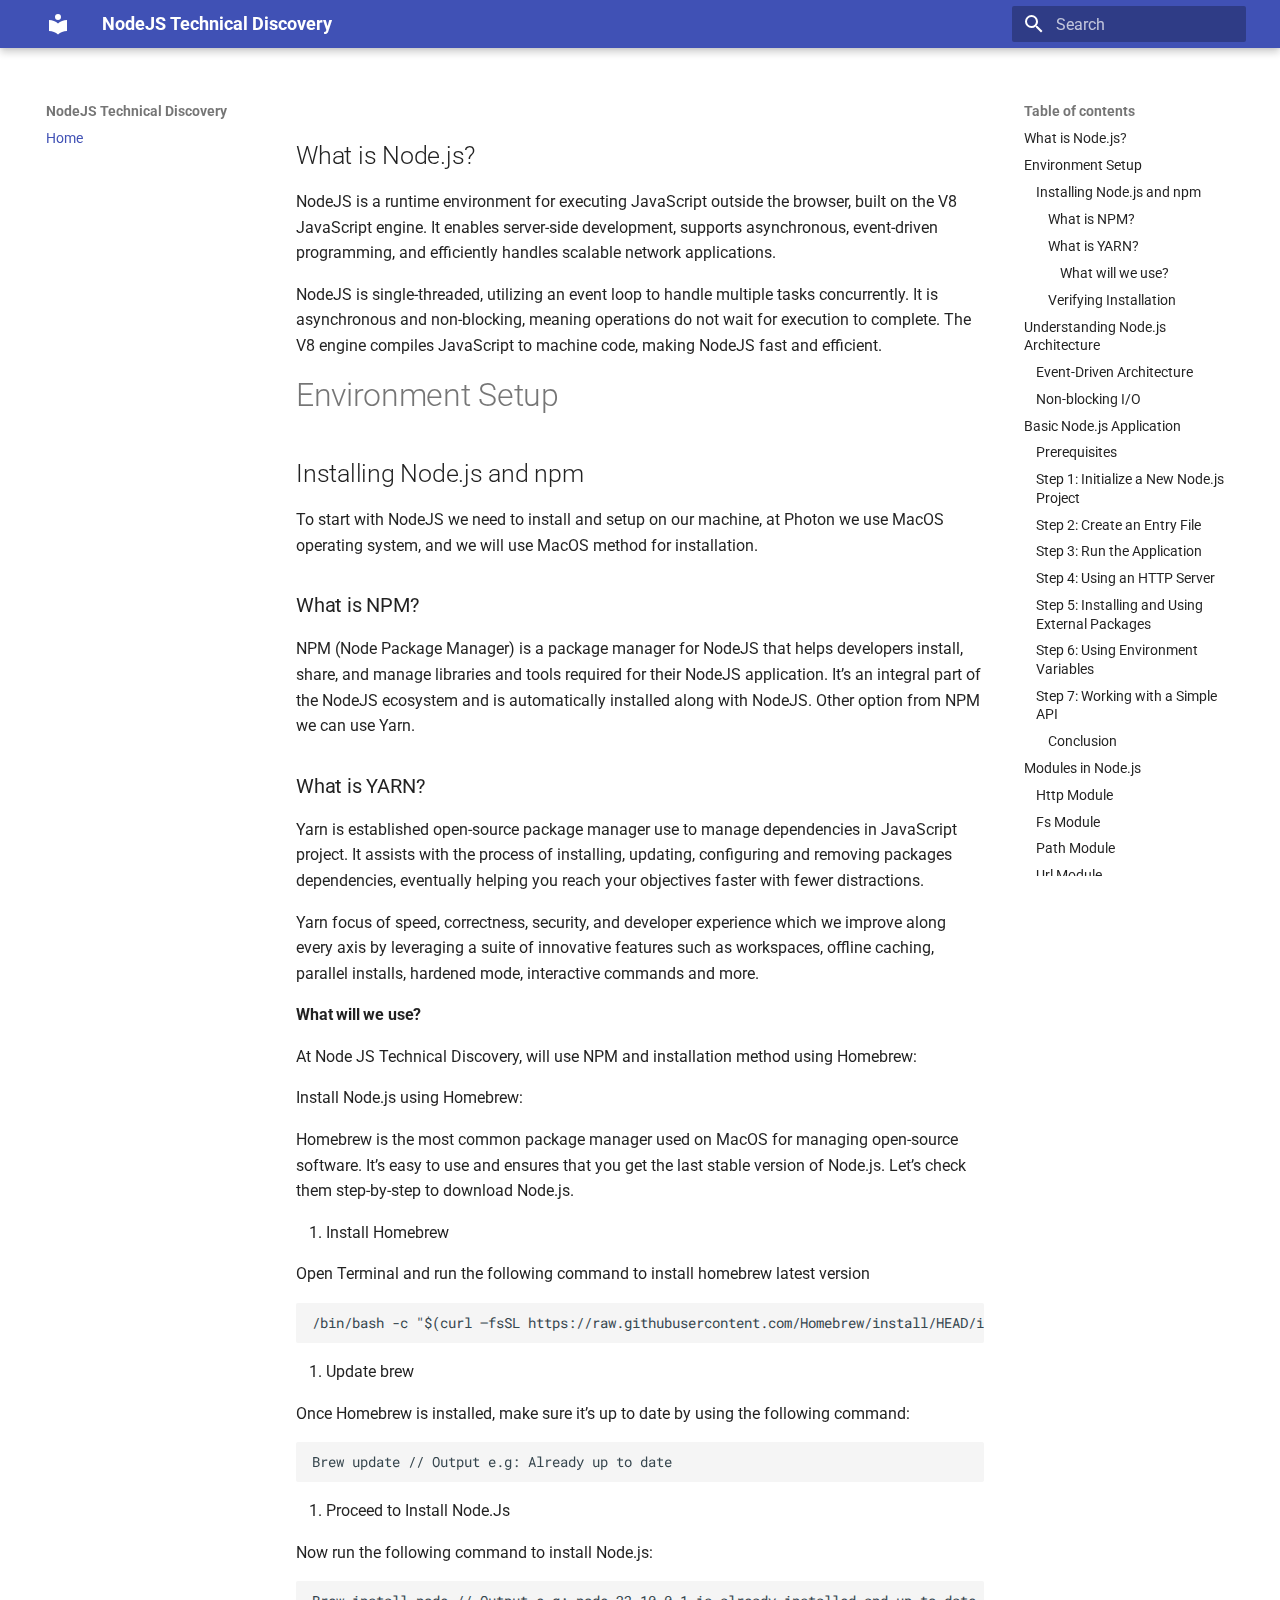
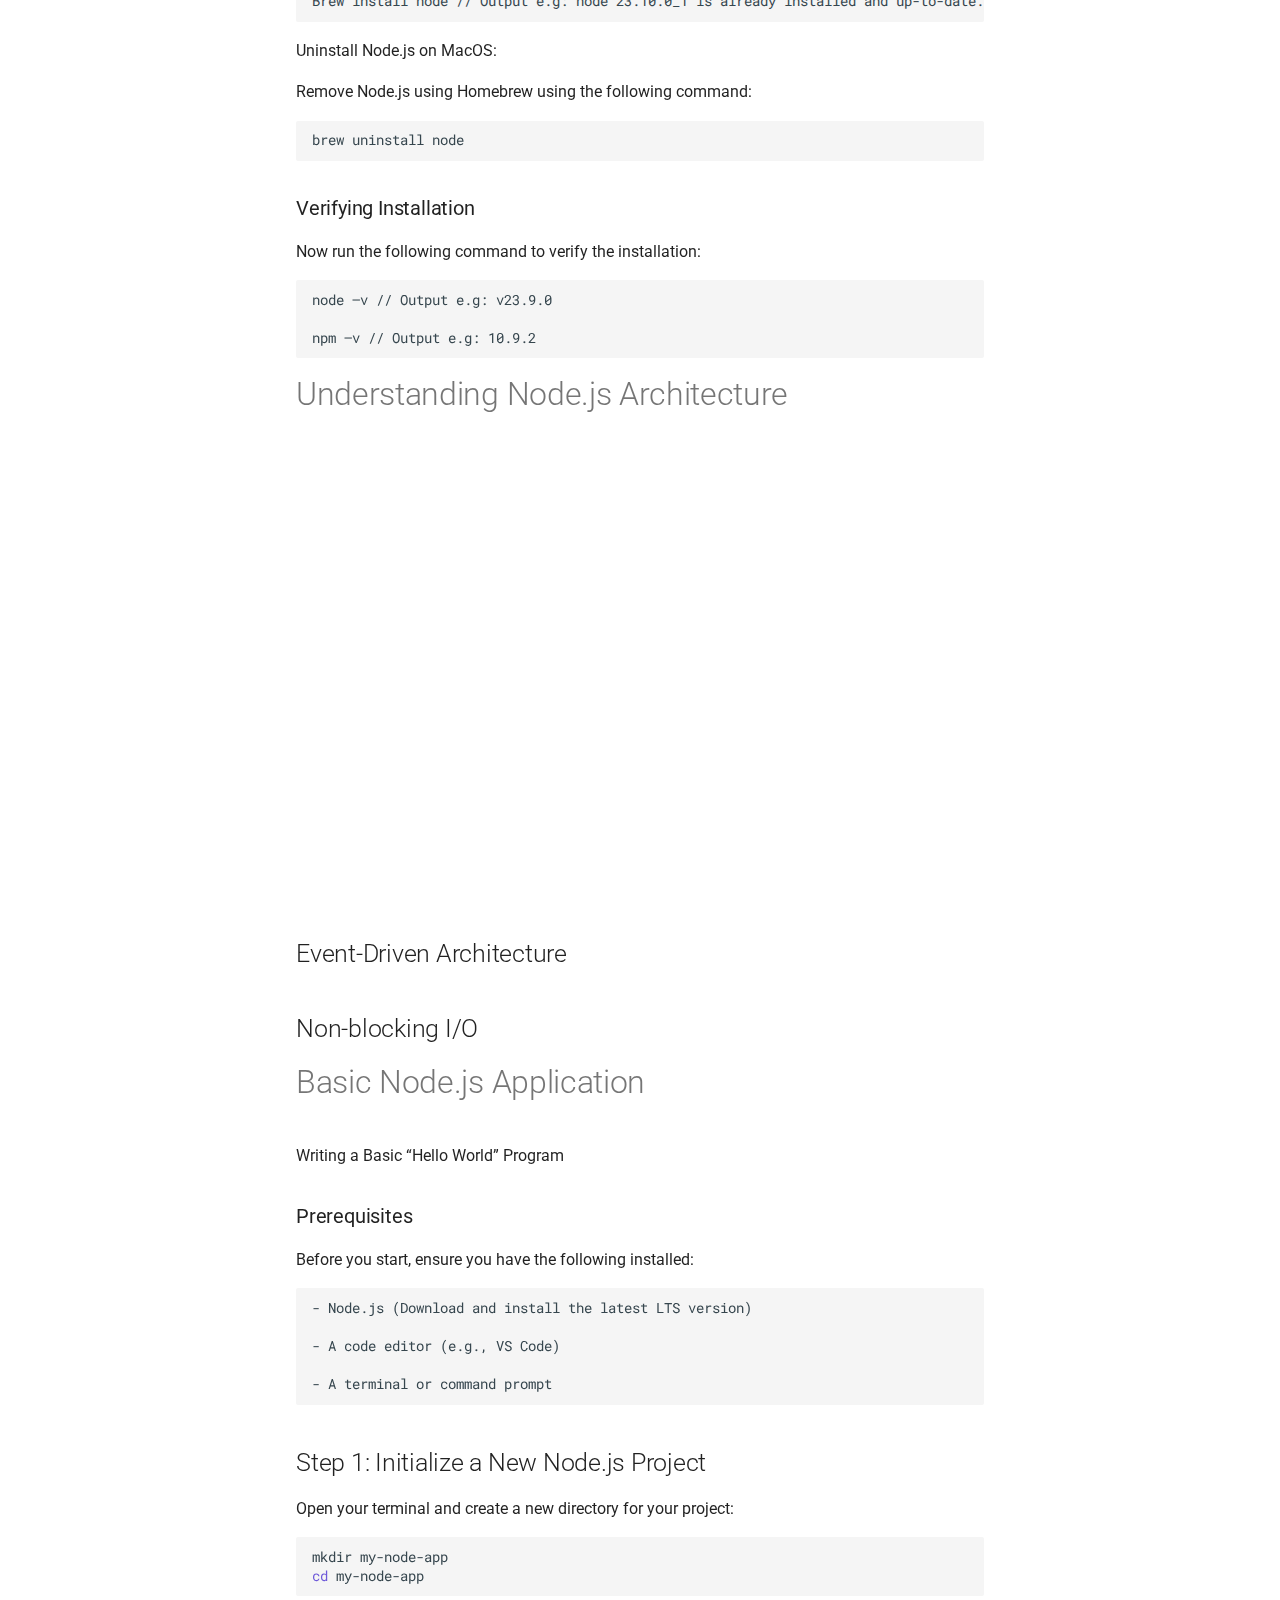
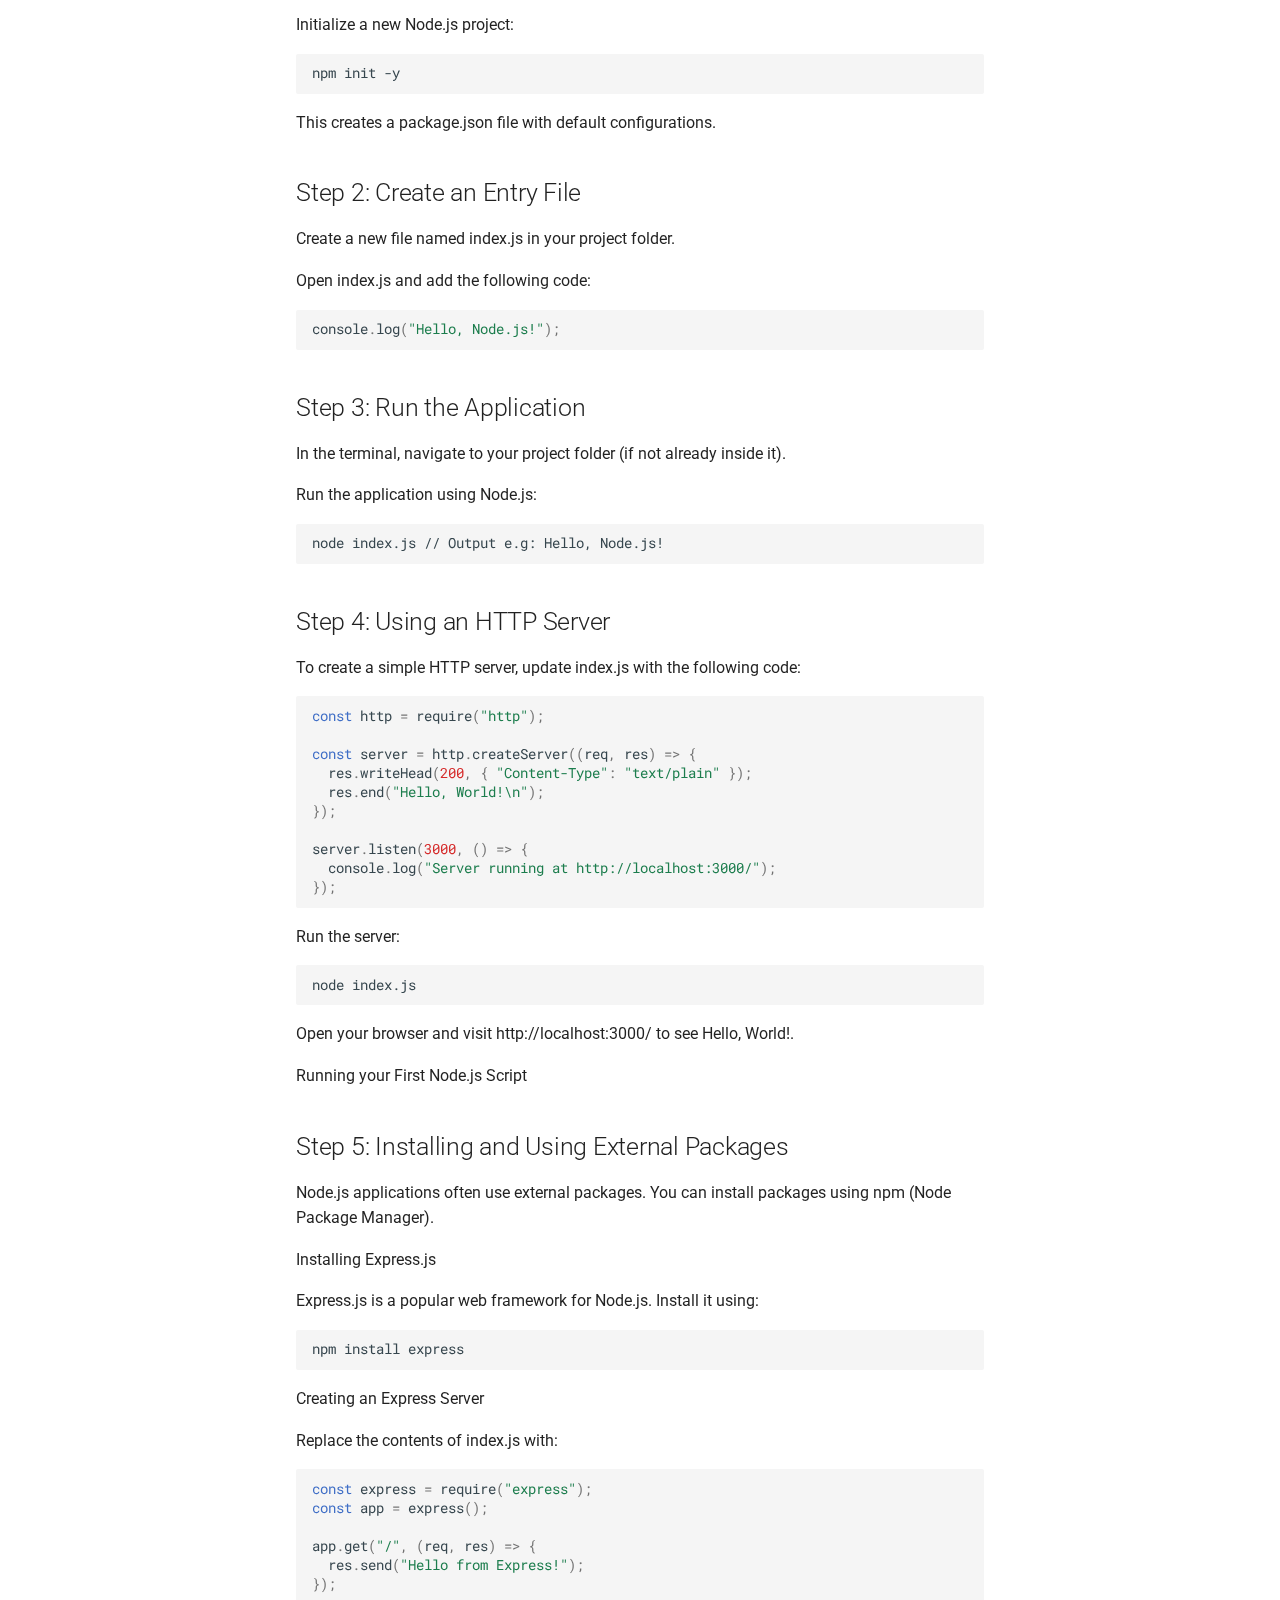
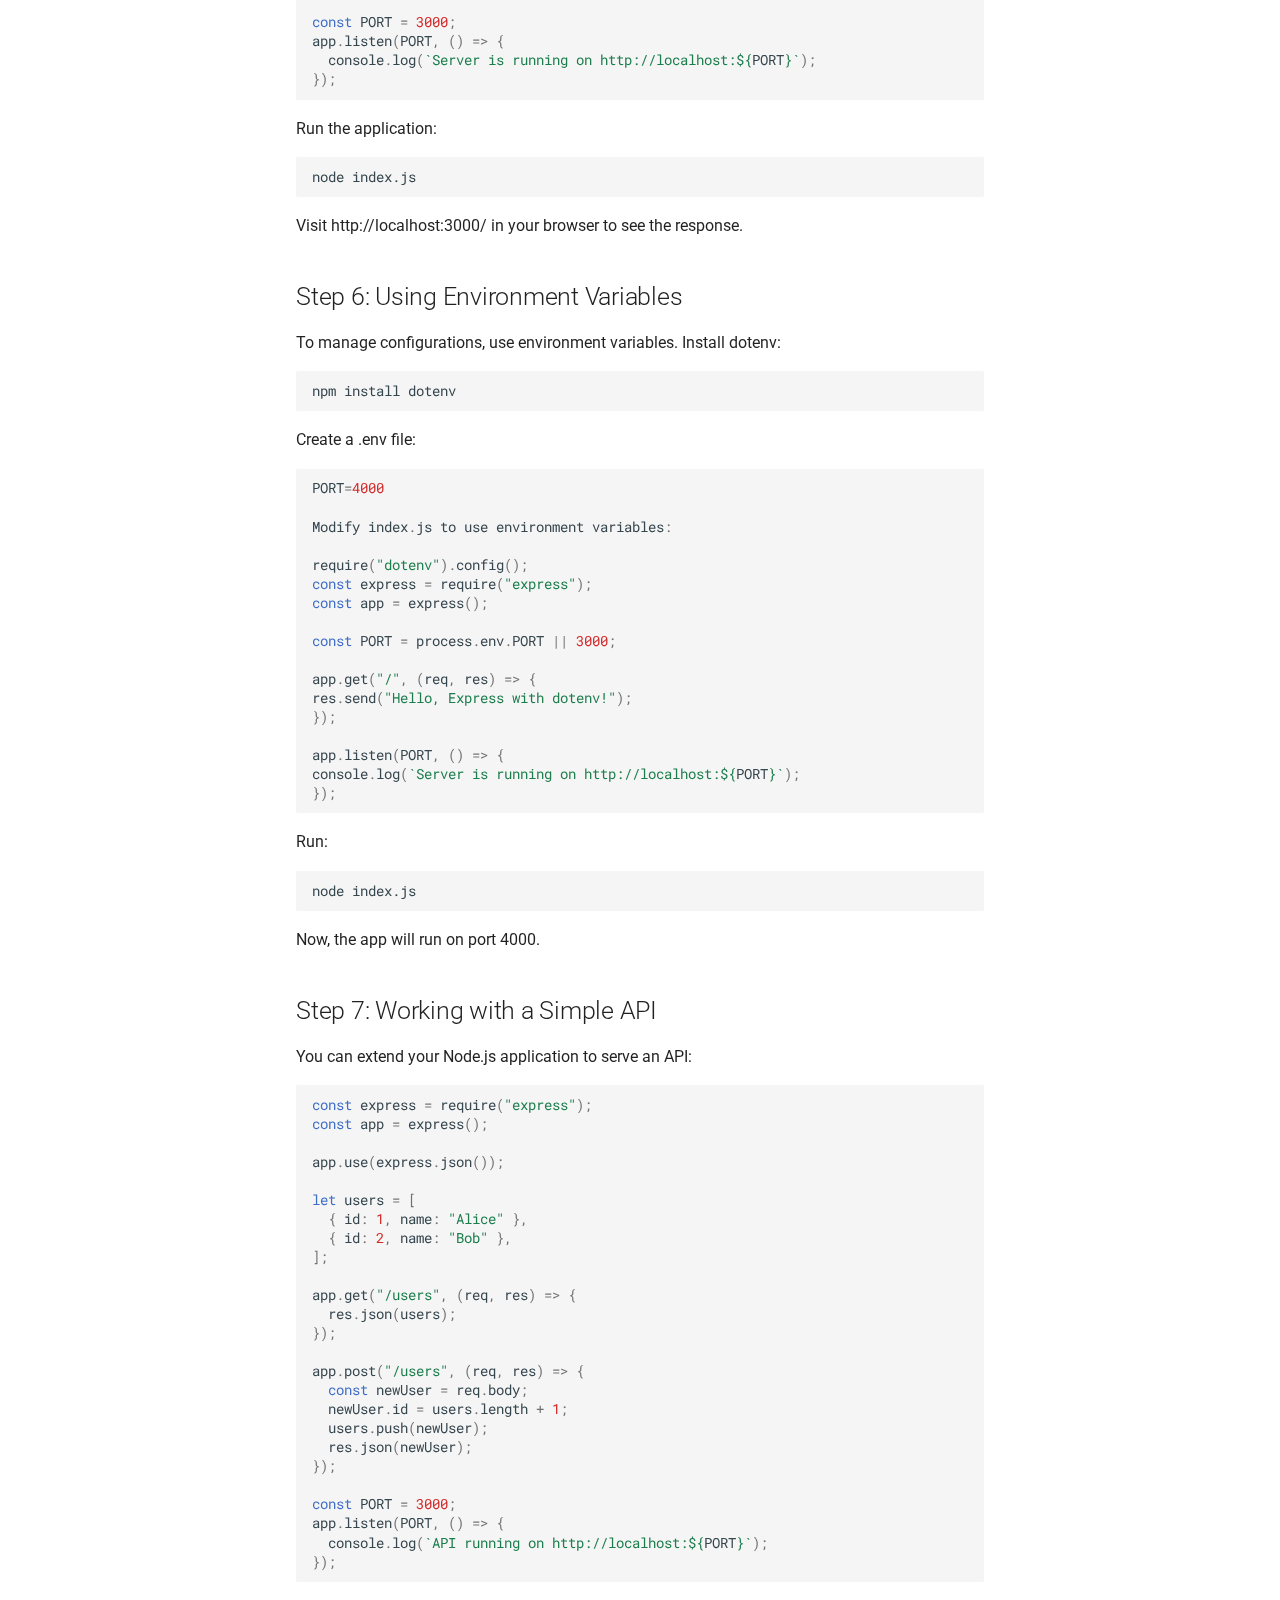
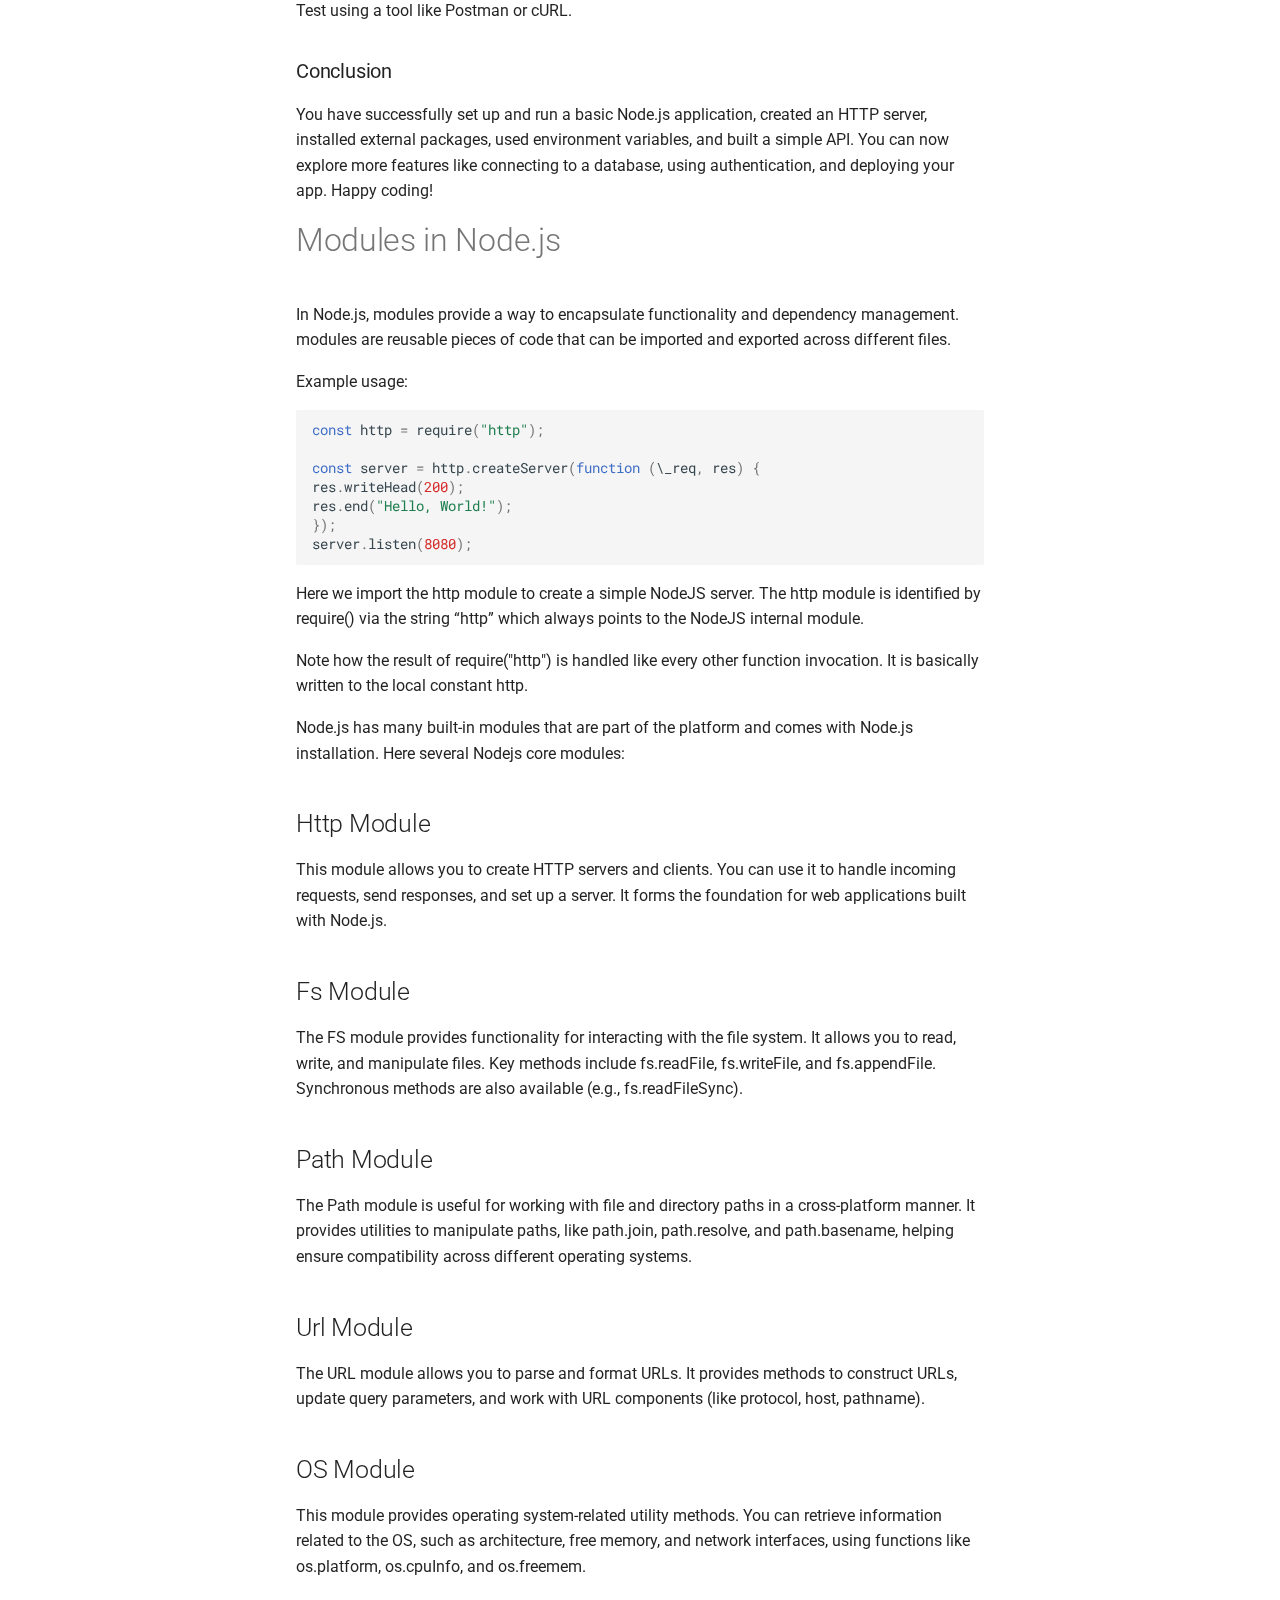
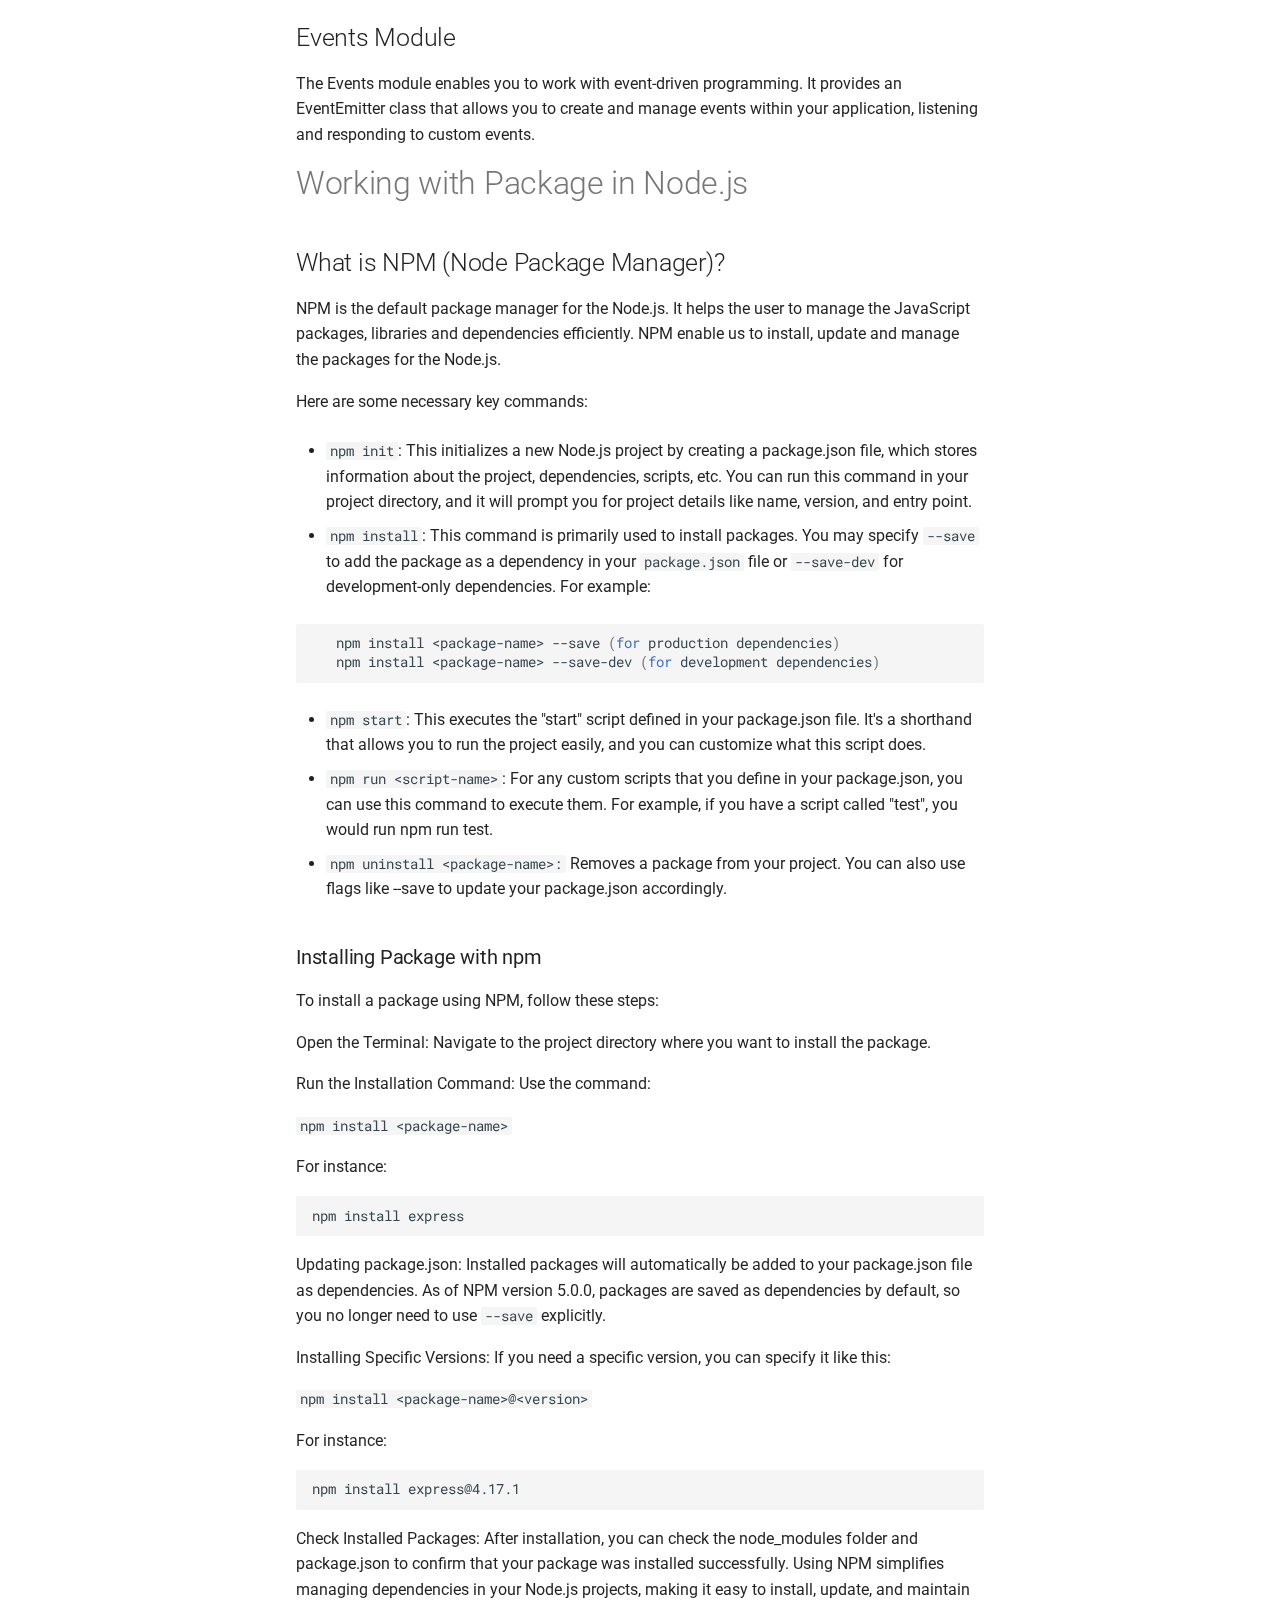
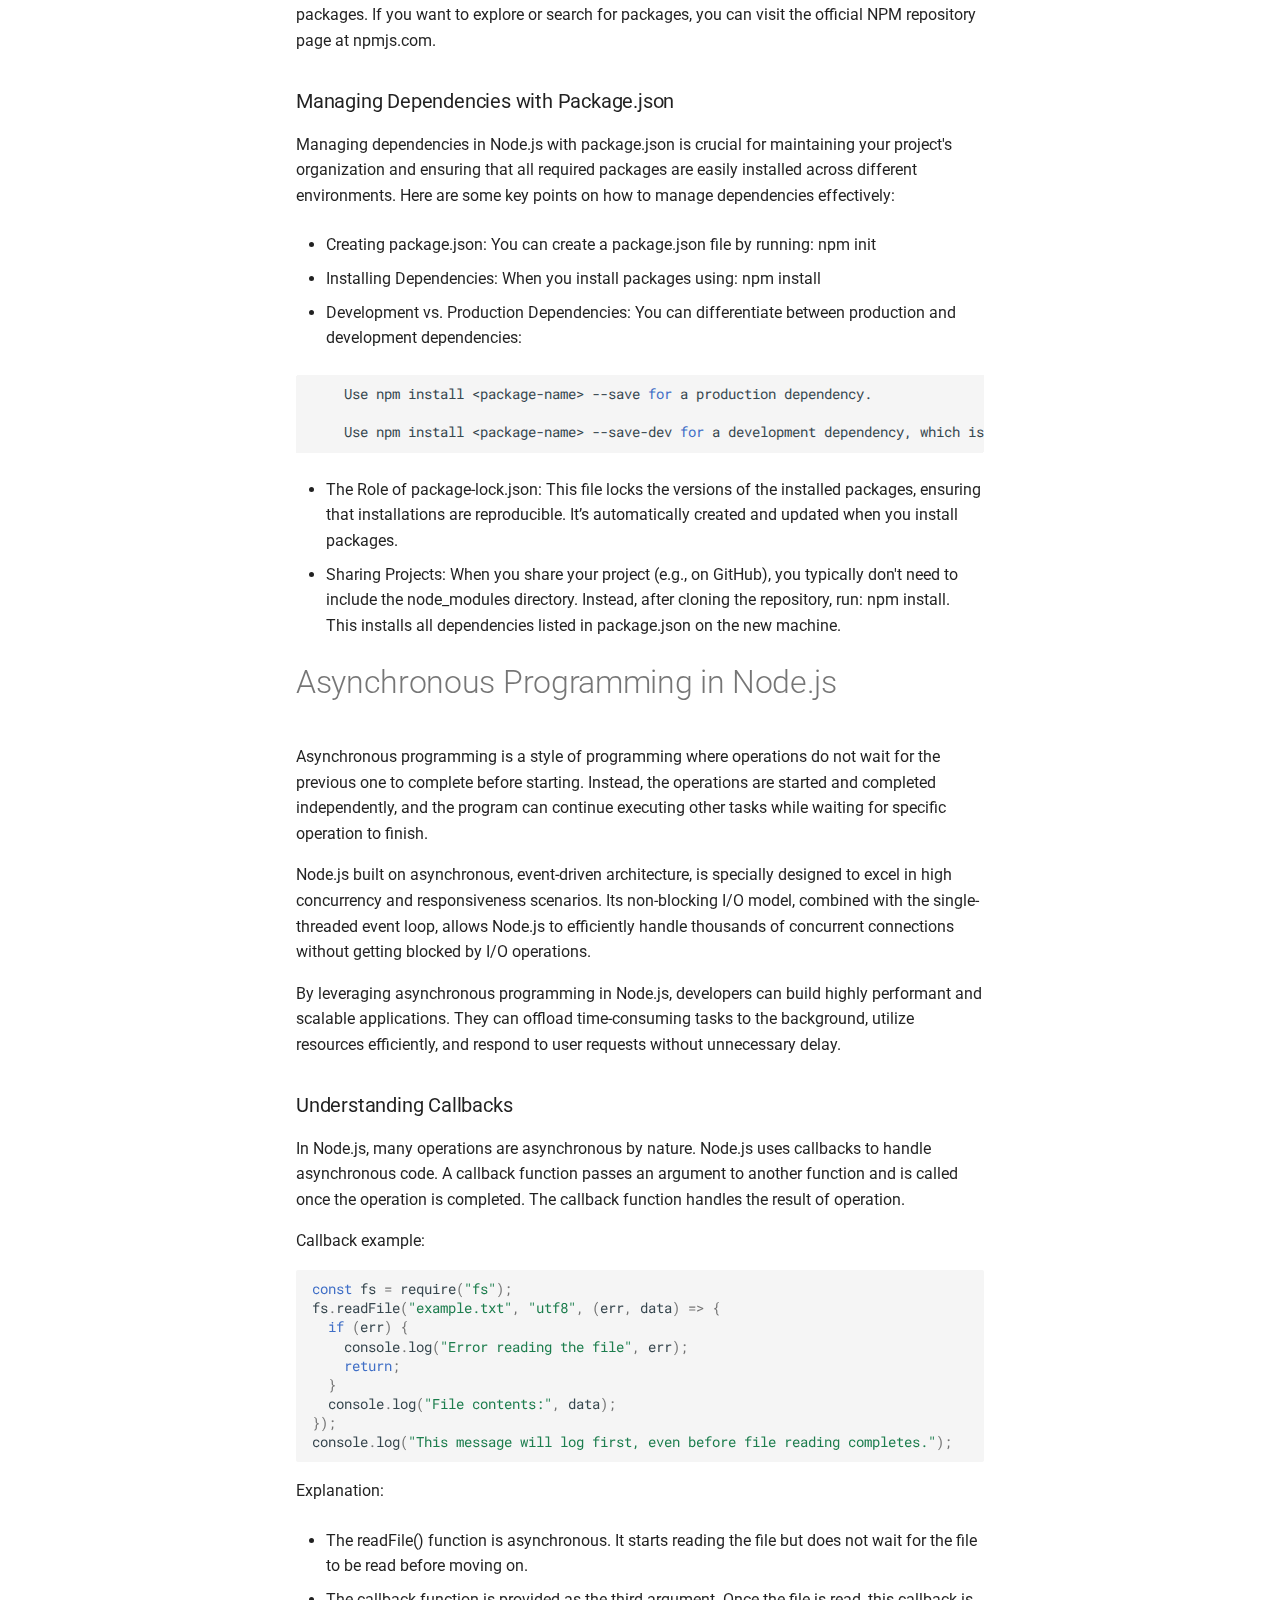
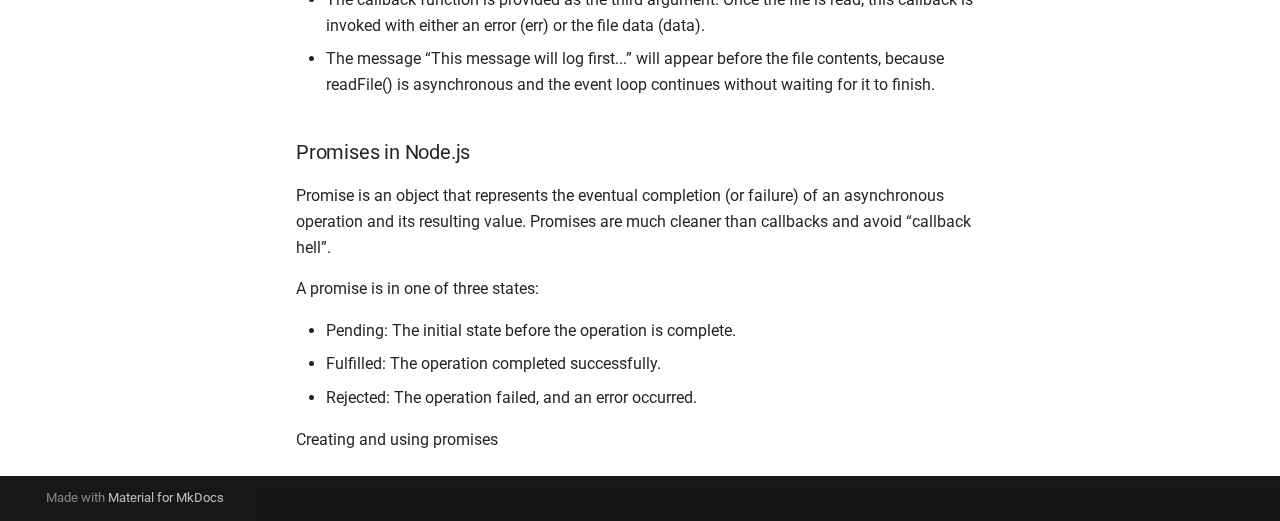
<file: doc/site/index.html>
<!doctype html>
<html lang="en" class="no-js">
  <head>
    
      <meta charset="utf-8">
      <meta name="viewport" content="width=device-width,initial-scale=1">
      
      
      
      
      
      
      <link rel="icon" href="assets/images/favicon.png">
      <meta name="generator" content="mkdocs-1.6.1, mkdocs-material-9.6.9">
    
    
      
        <title>NodeJS Technical Discovery</title>
      
    
    
      <link rel="stylesheet" href="assets/stylesheets/main.4af4bdda.min.css">
      
      


    
    
      
    
    
      
        
        
        <link rel="preconnect" href="https://fonts.gstatic.com" crossorigin>
        <link rel="stylesheet" href="https://fonts.googleapis.com/css?family=Roboto:300,300i,400,400i,700,700i%7CRoboto+Mono:400,400i,700,700i&display=fallback">
        <style>:root{--md-text-font:"Roboto";--md-code-font:"Roboto Mono"}</style>
      
    
    
    <script>__md_scope=new URL(".",location),__md_hash=e=>[...e].reduce(((e,_)=>(e<<5)-e+_.charCodeAt(0)),0),__md_get=(e,_=localStorage,t=__md_scope)=>JSON.parse(_.getItem(t.pathname+"."+e)),__md_set=(e,_,t=localStorage,a=__md_scope)=>{try{t.setItem(a.pathname+"."+e,JSON.stringify(_))}catch(e){}}</script>
    
      

    
    
    
  </head>
  
  
    <body dir="ltr">
  
    
    <input class="md-toggle" data-md-toggle="drawer" type="checkbox" id="__drawer" autocomplete="off">
    <input class="md-toggle" data-md-toggle="search" type="checkbox" id="__search" autocomplete="off">
    <label class="md-overlay" for="__drawer"></label>
    <div data-md-component="skip">
      
        
        <a href="#what-is-nodejs" class="md-skip">
          Skip to content
        </a>
      
    </div>
    <div data-md-component="announce">
      
    </div>
    
    
      

  

<header class="md-header md-header--shadow" data-md-component="header">
  <nav class="md-header__inner md-grid" aria-label="Header">
    <a href="." title="NodeJS Technical Discovery" class="md-header__button md-logo" aria-label="NodeJS Technical Discovery" data-md-component="logo">
      
  
  <svg xmlns="http://www.w3.org/2000/svg" viewBox="0 0 24 24"><path d="M12 8a3 3 0 0 0 3-3 3 3 0 0 0-3-3 3 3 0 0 0-3 3 3 3 0 0 0 3 3m0 3.54C9.64 9.35 6.5 8 3 8v11c3.5 0 6.64 1.35 9 3.54 2.36-2.19 5.5-3.54 9-3.54V8c-3.5 0-6.64 1.35-9 3.54"/></svg>

    </a>
    <label class="md-header__button md-icon" for="__drawer">
      
      <svg xmlns="http://www.w3.org/2000/svg" viewBox="0 0 24 24"><path d="M3 6h18v2H3zm0 5h18v2H3zm0 5h18v2H3z"/></svg>
    </label>
    <div class="md-header__title" data-md-component="header-title">
      <div class="md-header__ellipsis">
        <div class="md-header__topic">
          <span class="md-ellipsis">
            NodeJS Technical Discovery
          </span>
        </div>
        <div class="md-header__topic" data-md-component="header-topic">
          <span class="md-ellipsis">
            
              Home
            
          </span>
        </div>
      </div>
    </div>
    
    
      <script>var palette=__md_get("__palette");if(palette&&palette.color){if("(prefers-color-scheme)"===palette.color.media){var media=matchMedia("(prefers-color-scheme: light)"),input=document.querySelector(media.matches?"[data-md-color-media='(prefers-color-scheme: light)']":"[data-md-color-media='(prefers-color-scheme: dark)']");palette.color.media=input.getAttribute("data-md-color-media"),palette.color.scheme=input.getAttribute("data-md-color-scheme"),palette.color.primary=input.getAttribute("data-md-color-primary"),palette.color.accent=input.getAttribute("data-md-color-accent")}for(var[key,value]of Object.entries(palette.color))document.body.setAttribute("data-md-color-"+key,value)}</script>
    
    
    
      <label class="md-header__button md-icon" for="__search">
        
        <svg xmlns="http://www.w3.org/2000/svg" viewBox="0 0 24 24"><path d="M9.5 3A6.5 6.5 0 0 1 16 9.5c0 1.61-.59 3.09-1.56 4.23l.27.27h.79l5 5-1.5 1.5-5-5v-.79l-.27-.27A6.52 6.52 0 0 1 9.5 16 6.5 6.5 0 0 1 3 9.5 6.5 6.5 0 0 1 9.5 3m0 2C7 5 5 7 5 9.5S7 14 9.5 14 14 12 14 9.5 12 5 9.5 5"/></svg>
      </label>
      <div class="md-search" data-md-component="search" role="dialog">
  <label class="md-search__overlay" for="__search"></label>
  <div class="md-search__inner" role="search">
    <form class="md-search__form" name="search">
      <input type="text" class="md-search__input" name="query" aria-label="Search" placeholder="Search" autocapitalize="off" autocorrect="off" autocomplete="off" spellcheck="false" data-md-component="search-query" required>
      <label class="md-search__icon md-icon" for="__search">
        
        <svg xmlns="http://www.w3.org/2000/svg" viewBox="0 0 24 24"><path d="M9.5 3A6.5 6.5 0 0 1 16 9.5c0 1.61-.59 3.09-1.56 4.23l.27.27h.79l5 5-1.5 1.5-5-5v-.79l-.27-.27A6.52 6.52 0 0 1 9.5 16 6.5 6.5 0 0 1 3 9.5 6.5 6.5 0 0 1 9.5 3m0 2C7 5 5 7 5 9.5S7 14 9.5 14 14 12 14 9.5 12 5 9.5 5"/></svg>
        
        <svg xmlns="http://www.w3.org/2000/svg" viewBox="0 0 24 24"><path d="M20 11v2H8l5.5 5.5-1.42 1.42L4.16 12l7.92-7.92L13.5 5.5 8 11z"/></svg>
      </label>
      <nav class="md-search__options" aria-label="Search">
        
        <button type="reset" class="md-search__icon md-icon" title="Clear" aria-label="Clear" tabindex="-1">
          
          <svg xmlns="http://www.w3.org/2000/svg" viewBox="0 0 24 24"><path d="M19 6.41 17.59 5 12 10.59 6.41 5 5 6.41 10.59 12 5 17.59 6.41 19 12 13.41 17.59 19 19 17.59 13.41 12z"/></svg>
        </button>
      </nav>
      
    </form>
    <div class="md-search__output">
      <div class="md-search__scrollwrap" tabindex="0" data-md-scrollfix>
        <div class="md-search-result" data-md-component="search-result">
          <div class="md-search-result__meta">
            Initializing search
          </div>
          <ol class="md-search-result__list" role="presentation"></ol>
        </div>
      </div>
    </div>
  </div>
</div>
    
    
  </nav>
  
</header>
    
    <div class="md-container" data-md-component="container">
      
      
        
          
        
      
      <main class="md-main" data-md-component="main">
        <div class="md-main__inner md-grid">
          
            
              
              <div class="md-sidebar md-sidebar--primary" data-md-component="sidebar" data-md-type="navigation" >
                <div class="md-sidebar__scrollwrap">
                  <div class="md-sidebar__inner">
                    



<nav class="md-nav md-nav--primary" aria-label="Navigation" data-md-level="0">
  <label class="md-nav__title" for="__drawer">
    <a href="." title="NodeJS Technical Discovery" class="md-nav__button md-logo" aria-label="NodeJS Technical Discovery" data-md-component="logo">
      
  
  <svg xmlns="http://www.w3.org/2000/svg" viewBox="0 0 24 24"><path d="M12 8a3 3 0 0 0 3-3 3 3 0 0 0-3-3 3 3 0 0 0-3 3 3 3 0 0 0 3 3m0 3.54C9.64 9.35 6.5 8 3 8v11c3.5 0 6.64 1.35 9 3.54 2.36-2.19 5.5-3.54 9-3.54V8c-3.5 0-6.64 1.35-9 3.54"/></svg>

    </a>
    NodeJS Technical Discovery
  </label>
  
  <ul class="md-nav__list" data-md-scrollfix>
    
      
      
  
  
    
  
  
  
    <li class="md-nav__item md-nav__item--active">
      
      <input class="md-nav__toggle md-toggle" type="checkbox" id="__toc">
      
      
      
        <label class="md-nav__link md-nav__link--active" for="__toc">
          
  
  <span class="md-ellipsis">
    Home
    
  </span>
  

          <span class="md-nav__icon md-icon"></span>
        </label>
      
      <a href="." class="md-nav__link md-nav__link--active">
        
  
  <span class="md-ellipsis">
    Home
    
  </span>
  

      </a>
      
        

<nav class="md-nav md-nav--secondary" aria-label="Table of contents">
  
  
  
  
    <label class="md-nav__title" for="__toc">
      <span class="md-nav__icon md-icon"></span>
      Table of contents
    </label>
    <ul class="md-nav__list" data-md-component="toc" data-md-scrollfix>
      
        <li class="md-nav__item">
  <a href="#what-is-nodejs" class="md-nav__link">
    <span class="md-ellipsis">
      What is Node.js?
    </span>
  </a>
  
</li>
      
        <li class="md-nav__item">
  <a href="#environment-setup" class="md-nav__link">
    <span class="md-ellipsis">
      Environment Setup
    </span>
  </a>
  
    <nav class="md-nav" aria-label="Environment Setup">
      <ul class="md-nav__list">
        
          <li class="md-nav__item">
  <a href="#installing-nodejs-and-npm" class="md-nav__link">
    <span class="md-ellipsis">
      Installing Node.js and npm
    </span>
  </a>
  
    <nav class="md-nav" aria-label="Installing Node.js and npm">
      <ul class="md-nav__list">
        
          <li class="md-nav__item">
  <a href="#what-is-npm" class="md-nav__link">
    <span class="md-ellipsis">
      What is NPM?
    </span>
  </a>
  
</li>
        
          <li class="md-nav__item">
  <a href="#what-is-yarn" class="md-nav__link">
    <span class="md-ellipsis">
      What is YARN?
    </span>
  </a>
  
    <nav class="md-nav" aria-label="What is YARN?">
      <ul class="md-nav__list">
        
          <li class="md-nav__item">
  <a href="#what-will-we-use" class="md-nav__link">
    <span class="md-ellipsis">
      What will we use?
    </span>
  </a>
  
</li>
        
      </ul>
    </nav>
  
</li>
        
          <li class="md-nav__item">
  <a href="#verifying-installation" class="md-nav__link">
    <span class="md-ellipsis">
      Verifying Installation
    </span>
  </a>
  
</li>
        
      </ul>
    </nav>
  
</li>
        
      </ul>
    </nav>
  
</li>
      
        <li class="md-nav__item">
  <a href="#understanding-nodejs-architecture" class="md-nav__link">
    <span class="md-ellipsis">
      Understanding Node.js Architecture
    </span>
  </a>
  
    <nav class="md-nav" aria-label="Understanding Node.js Architecture">
      <ul class="md-nav__list">
        
          <li class="md-nav__item">
  <a href="#event-driven-architecture" class="md-nav__link">
    <span class="md-ellipsis">
      Event-Driven Architecture
    </span>
  </a>
  
</li>
        
          <li class="md-nav__item">
  <a href="#non-blocking-io" class="md-nav__link">
    <span class="md-ellipsis">
      Non-blocking I/O
    </span>
  </a>
  
</li>
        
      </ul>
    </nav>
  
</li>
      
        <li class="md-nav__item">
  <a href="#basic-nodejs-application" class="md-nav__link">
    <span class="md-ellipsis">
      Basic Node.js Application
    </span>
  </a>
  
    <nav class="md-nav" aria-label="Basic Node.js Application">
      <ul class="md-nav__list">
        
          <li class="md-nav__item">
  <a href="#prerequisites" class="md-nav__link">
    <span class="md-ellipsis">
      Prerequisites
    </span>
  </a>
  
</li>
        
          <li class="md-nav__item">
  <a href="#step-1-initialize-a-new-nodejs-project" class="md-nav__link">
    <span class="md-ellipsis">
      Step 1: Initialize a New Node.js Project
    </span>
  </a>
  
</li>
        
          <li class="md-nav__item">
  <a href="#step-2-create-an-entry-file" class="md-nav__link">
    <span class="md-ellipsis">
      Step 2: Create an Entry File
    </span>
  </a>
  
</li>
        
          <li class="md-nav__item">
  <a href="#step-3-run-the-application" class="md-nav__link">
    <span class="md-ellipsis">
      Step 3: Run the Application
    </span>
  </a>
  
</li>
        
          <li class="md-nav__item">
  <a href="#step-4-using-an-http-server" class="md-nav__link">
    <span class="md-ellipsis">
      Step 4: Using an HTTP Server
    </span>
  </a>
  
</li>
        
          <li class="md-nav__item">
  <a href="#step-5-installing-and-using-external-packages" class="md-nav__link">
    <span class="md-ellipsis">
      Step 5: Installing and Using External Packages
    </span>
  </a>
  
</li>
        
          <li class="md-nav__item">
  <a href="#step-6-using-environment-variables" class="md-nav__link">
    <span class="md-ellipsis">
      Step 6: Using Environment Variables
    </span>
  </a>
  
</li>
        
          <li class="md-nav__item">
  <a href="#step-7-working-with-a-simple-api" class="md-nav__link">
    <span class="md-ellipsis">
      Step 7: Working with a Simple API
    </span>
  </a>
  
    <nav class="md-nav" aria-label="Step 7: Working with a Simple API">
      <ul class="md-nav__list">
        
          <li class="md-nav__item">
  <a href="#conclusion" class="md-nav__link">
    <span class="md-ellipsis">
      Conclusion
    </span>
  </a>
  
</li>
        
      </ul>
    </nav>
  
</li>
        
      </ul>
    </nav>
  
</li>
      
        <li class="md-nav__item">
  <a href="#modules-in-nodejs" class="md-nav__link">
    <span class="md-ellipsis">
      Modules in Node.js
    </span>
  </a>
  
    <nav class="md-nav" aria-label="Modules in Node.js">
      <ul class="md-nav__list">
        
          <li class="md-nav__item">
  <a href="#http-module" class="md-nav__link">
    <span class="md-ellipsis">
      Http Module
    </span>
  </a>
  
</li>
        
          <li class="md-nav__item">
  <a href="#fs-module" class="md-nav__link">
    <span class="md-ellipsis">
      Fs Module
    </span>
  </a>
  
</li>
        
          <li class="md-nav__item">
  <a href="#path-module" class="md-nav__link">
    <span class="md-ellipsis">
      Path Module
    </span>
  </a>
  
</li>
        
          <li class="md-nav__item">
  <a href="#url-module" class="md-nav__link">
    <span class="md-ellipsis">
      Url Module
    </span>
  </a>
  
</li>
        
          <li class="md-nav__item">
  <a href="#os-module" class="md-nav__link">
    <span class="md-ellipsis">
      OS Module
    </span>
  </a>
  
</li>
        
          <li class="md-nav__item">
  <a href="#events-module" class="md-nav__link">
    <span class="md-ellipsis">
      Events Module
    </span>
  </a>
  
</li>
        
      </ul>
    </nav>
  
</li>
      
        <li class="md-nav__item">
  <a href="#working-with-package-in-nodejs" class="md-nav__link">
    <span class="md-ellipsis">
      Working with Package in Node.js
    </span>
  </a>
  
    <nav class="md-nav" aria-label="Working with Package in Node.js">
      <ul class="md-nav__list">
        
          <li class="md-nav__item">
  <a href="#what-is-npm-node-package-manager" class="md-nav__link">
    <span class="md-ellipsis">
      What is NPM (Node Package Manager)?
    </span>
  </a>
  
    <nav class="md-nav" aria-label="What is NPM (Node Package Manager)?">
      <ul class="md-nav__list">
        
          <li class="md-nav__item">
  <a href="#installing-package-with-npm" class="md-nav__link">
    <span class="md-ellipsis">
      Installing Package with npm
    </span>
  </a>
  
</li>
        
          <li class="md-nav__item">
  <a href="#managing-dependencies-with-packagejson" class="md-nav__link">
    <span class="md-ellipsis">
      Managing Dependencies with Package.json
    </span>
  </a>
  
</li>
        
      </ul>
    </nav>
  
</li>
        
      </ul>
    </nav>
  
</li>
      
        <li class="md-nav__item">
  <a href="#asynchronous-programming-in-nodejs" class="md-nav__link">
    <span class="md-ellipsis">
      Asynchronous Programming in Node.js
    </span>
  </a>
  
    <nav class="md-nav" aria-label="Asynchronous Programming in Node.js">
      <ul class="md-nav__list">
        
          <li class="md-nav__item">
  <a href="#understanding-callbacks" class="md-nav__link">
    <span class="md-ellipsis">
      Understanding Callbacks
    </span>
  </a>
  
</li>
        
          <li class="md-nav__item">
  <a href="#promises-in-nodejs" class="md-nav__link">
    <span class="md-ellipsis">
      Promises in Node.js
    </span>
  </a>
  
</li>
        
      </ul>
    </nav>
  
</li>
      
    </ul>
  
</nav>
      
    </li>
  

    
  </ul>
</nav>
                  </div>
                </div>
              </div>
            
            
              
              <div class="md-sidebar md-sidebar--secondary" data-md-component="sidebar" data-md-type="toc" >
                <div class="md-sidebar__scrollwrap">
                  <div class="md-sidebar__inner">
                    

<nav class="md-nav md-nav--secondary" aria-label="Table of contents">
  
  
  
  
    <label class="md-nav__title" for="__toc">
      <span class="md-nav__icon md-icon"></span>
      Table of contents
    </label>
    <ul class="md-nav__list" data-md-component="toc" data-md-scrollfix>
      
        <li class="md-nav__item">
  <a href="#what-is-nodejs" class="md-nav__link">
    <span class="md-ellipsis">
      What is Node.js?
    </span>
  </a>
  
</li>
      
        <li class="md-nav__item">
  <a href="#environment-setup" class="md-nav__link">
    <span class="md-ellipsis">
      Environment Setup
    </span>
  </a>
  
    <nav class="md-nav" aria-label="Environment Setup">
      <ul class="md-nav__list">
        
          <li class="md-nav__item">
  <a href="#installing-nodejs-and-npm" class="md-nav__link">
    <span class="md-ellipsis">
      Installing Node.js and npm
    </span>
  </a>
  
    <nav class="md-nav" aria-label="Installing Node.js and npm">
      <ul class="md-nav__list">
        
          <li class="md-nav__item">
  <a href="#what-is-npm" class="md-nav__link">
    <span class="md-ellipsis">
      What is NPM?
    </span>
  </a>
  
</li>
        
          <li class="md-nav__item">
  <a href="#what-is-yarn" class="md-nav__link">
    <span class="md-ellipsis">
      What is YARN?
    </span>
  </a>
  
    <nav class="md-nav" aria-label="What is YARN?">
      <ul class="md-nav__list">
        
          <li class="md-nav__item">
  <a href="#what-will-we-use" class="md-nav__link">
    <span class="md-ellipsis">
      What will we use?
    </span>
  </a>
  
</li>
        
      </ul>
    </nav>
  
</li>
        
          <li class="md-nav__item">
  <a href="#verifying-installation" class="md-nav__link">
    <span class="md-ellipsis">
      Verifying Installation
    </span>
  </a>
  
</li>
        
      </ul>
    </nav>
  
</li>
        
      </ul>
    </nav>
  
</li>
      
        <li class="md-nav__item">
  <a href="#understanding-nodejs-architecture" class="md-nav__link">
    <span class="md-ellipsis">
      Understanding Node.js Architecture
    </span>
  </a>
  
    <nav class="md-nav" aria-label="Understanding Node.js Architecture">
      <ul class="md-nav__list">
        
          <li class="md-nav__item">
  <a href="#event-driven-architecture" class="md-nav__link">
    <span class="md-ellipsis">
      Event-Driven Architecture
    </span>
  </a>
  
</li>
        
          <li class="md-nav__item">
  <a href="#non-blocking-io" class="md-nav__link">
    <span class="md-ellipsis">
      Non-blocking I/O
    </span>
  </a>
  
</li>
        
      </ul>
    </nav>
  
</li>
      
        <li class="md-nav__item">
  <a href="#basic-nodejs-application" class="md-nav__link">
    <span class="md-ellipsis">
      Basic Node.js Application
    </span>
  </a>
  
    <nav class="md-nav" aria-label="Basic Node.js Application">
      <ul class="md-nav__list">
        
          <li class="md-nav__item">
  <a href="#prerequisites" class="md-nav__link">
    <span class="md-ellipsis">
      Prerequisites
    </span>
  </a>
  
</li>
        
          <li class="md-nav__item">
  <a href="#step-1-initialize-a-new-nodejs-project" class="md-nav__link">
    <span class="md-ellipsis">
      Step 1: Initialize a New Node.js Project
    </span>
  </a>
  
</li>
        
          <li class="md-nav__item">
  <a href="#step-2-create-an-entry-file" class="md-nav__link">
    <span class="md-ellipsis">
      Step 2: Create an Entry File
    </span>
  </a>
  
</li>
        
          <li class="md-nav__item">
  <a href="#step-3-run-the-application" class="md-nav__link">
    <span class="md-ellipsis">
      Step 3: Run the Application
    </span>
  </a>
  
</li>
        
          <li class="md-nav__item">
  <a href="#step-4-using-an-http-server" class="md-nav__link">
    <span class="md-ellipsis">
      Step 4: Using an HTTP Server
    </span>
  </a>
  
</li>
        
          <li class="md-nav__item">
  <a href="#step-5-installing-and-using-external-packages" class="md-nav__link">
    <span class="md-ellipsis">
      Step 5: Installing and Using External Packages
    </span>
  </a>
  
</li>
        
          <li class="md-nav__item">
  <a href="#step-6-using-environment-variables" class="md-nav__link">
    <span class="md-ellipsis">
      Step 6: Using Environment Variables
    </span>
  </a>
  
</li>
        
          <li class="md-nav__item">
  <a href="#step-7-working-with-a-simple-api" class="md-nav__link">
    <span class="md-ellipsis">
      Step 7: Working with a Simple API
    </span>
  </a>
  
    <nav class="md-nav" aria-label="Step 7: Working with a Simple API">
      <ul class="md-nav__list">
        
          <li class="md-nav__item">
  <a href="#conclusion" class="md-nav__link">
    <span class="md-ellipsis">
      Conclusion
    </span>
  </a>
  
</li>
        
      </ul>
    </nav>
  
</li>
        
      </ul>
    </nav>
  
</li>
      
        <li class="md-nav__item">
  <a href="#modules-in-nodejs" class="md-nav__link">
    <span class="md-ellipsis">
      Modules in Node.js
    </span>
  </a>
  
    <nav class="md-nav" aria-label="Modules in Node.js">
      <ul class="md-nav__list">
        
          <li class="md-nav__item">
  <a href="#http-module" class="md-nav__link">
    <span class="md-ellipsis">
      Http Module
    </span>
  </a>
  
</li>
        
          <li class="md-nav__item">
  <a href="#fs-module" class="md-nav__link">
    <span class="md-ellipsis">
      Fs Module
    </span>
  </a>
  
</li>
        
          <li class="md-nav__item">
  <a href="#path-module" class="md-nav__link">
    <span class="md-ellipsis">
      Path Module
    </span>
  </a>
  
</li>
        
          <li class="md-nav__item">
  <a href="#url-module" class="md-nav__link">
    <span class="md-ellipsis">
      Url Module
    </span>
  </a>
  
</li>
        
          <li class="md-nav__item">
  <a href="#os-module" class="md-nav__link">
    <span class="md-ellipsis">
      OS Module
    </span>
  </a>
  
</li>
        
          <li class="md-nav__item">
  <a href="#events-module" class="md-nav__link">
    <span class="md-ellipsis">
      Events Module
    </span>
  </a>
  
</li>
        
      </ul>
    </nav>
  
</li>
      
        <li class="md-nav__item">
  <a href="#working-with-package-in-nodejs" class="md-nav__link">
    <span class="md-ellipsis">
      Working with Package in Node.js
    </span>
  </a>
  
    <nav class="md-nav" aria-label="Working with Package in Node.js">
      <ul class="md-nav__list">
        
          <li class="md-nav__item">
  <a href="#what-is-npm-node-package-manager" class="md-nav__link">
    <span class="md-ellipsis">
      What is NPM (Node Package Manager)?
    </span>
  </a>
  
    <nav class="md-nav" aria-label="What is NPM (Node Package Manager)?">
      <ul class="md-nav__list">
        
          <li class="md-nav__item">
  <a href="#installing-package-with-npm" class="md-nav__link">
    <span class="md-ellipsis">
      Installing Package with npm
    </span>
  </a>
  
</li>
        
          <li class="md-nav__item">
  <a href="#managing-dependencies-with-packagejson" class="md-nav__link">
    <span class="md-ellipsis">
      Managing Dependencies with Package.json
    </span>
  </a>
  
</li>
        
      </ul>
    </nav>
  
</li>
        
      </ul>
    </nav>
  
</li>
      
        <li class="md-nav__item">
  <a href="#asynchronous-programming-in-nodejs" class="md-nav__link">
    <span class="md-ellipsis">
      Asynchronous Programming in Node.js
    </span>
  </a>
  
    <nav class="md-nav" aria-label="Asynchronous Programming in Node.js">
      <ul class="md-nav__list">
        
          <li class="md-nav__item">
  <a href="#understanding-callbacks" class="md-nav__link">
    <span class="md-ellipsis">
      Understanding Callbacks
    </span>
  </a>
  
</li>
        
          <li class="md-nav__item">
  <a href="#promises-in-nodejs" class="md-nav__link">
    <span class="md-ellipsis">
      Promises in Node.js
    </span>
  </a>
  
</li>
        
      </ul>
    </nav>
  
</li>
      
    </ul>
  
</nav>
                  </div>
                </div>
              </div>
            
          
          
            <div class="md-content" data-md-component="content">
              <article class="md-content__inner md-typeset">
                
                  



<h2 id="what-is-nodejs">What is Node.js?</h2>
<p>NodeJS is a runtime environment for executing JavaScript outside the browser, built on the V8 JavaScript engine. It enables server-side development, supports asynchronous, event-driven programming, and efficiently handles scalable network applications.</p>
<p>NodeJS is single-threaded, utilizing an event loop to handle multiple tasks concurrently.
It is asynchronous and non-blocking, meaning operations do not wait for execution to complete.
The V8 engine compiles JavaScript to machine code, making NodeJS fast and efficient.</p>
<h1 id="environment-setup">Environment Setup</h1>
<h2 id="installing-nodejs-and-npm">Installing Node.js and npm</h2>
<p>To start with NodeJS we need to install and setup on our machine, at Photon we use MacOS operating system, and we will use MacOS method for installation.</p>
<h3 id="what-is-npm">What is NPM?</h3>
<p>NPM (Node Package Manager) is a package manager for NodeJS that helps developers install, share, and manage libraries and tools required for their NodeJS application. It’s an integral part of the NodeJS ecosystem and is automatically installed along with NodeJS. Other option from NPM we can use Yarn.</p>
<h3 id="what-is-yarn">What is YARN?</h3>
<p>Yarn is established open-source package manager use to manage dependencies in JavaScript project. It assists with the process of installing, updating, configuring and removing packages dependencies, eventually helping you reach your objectives faster with fewer distractions.</p>
<p>Yarn focus of speed, correctness, security, and developer experience which we improve along every axis by leveraging a suite of innovative features such as workspaces, offline caching, parallel installs, hardened mode, interactive commands and more.</p>
<h4 id="what-will-we-use">What will we use?</h4>
<p>At Node JS Technical Discovery, will use NPM and installation method using Homebrew:</p>
<p>Install Node.js using Homebrew:</p>
<p>Homebrew is the most common package manager used on MacOS for managing open-source software. It’s easy to use and ensures that you get the last stable version of Node.js. Let’s check them step-by-step to download Node.js.</p>
<ol>
<li>Install Homebrew</li>
</ol>
<p>Open Terminal and run the following command to install homebrew latest version</p>
<div class="highlight"><pre><span></span><code>/bin/bash -c &quot;$(curl –fsSL https://raw.githubusercontent.com/Homebrew/install/HEAD/install.sh)&quot;
</code></pre></div>
<ol>
<li>Update brew</li>
</ol>
<p>Once Homebrew is installed, make sure it’s up to date by using the following command:</p>
<div class="highlight"><pre><span></span><code>Brew update // Output e.g: Already up to date
</code></pre></div>
<ol>
<li>Proceed to Install Node.Js</li>
</ol>
<p>Now run the following command to install Node.js:</p>
<div class="highlight"><pre><span></span><code>Brew install node // Output e.g: node 23.10.0_1 is already installed and up-to-date.
</code></pre></div>
<p>Uninstall Node.js on MacOS:</p>
<p>Remove Node.js using Homebrew using the following command:</p>
<div class="highlight"><pre><span></span><code>brew uninstall node
</code></pre></div>
<h3 id="verifying-installation">Verifying Installation</h3>
<p>Now run the following command to verify the installation:</p>
<div class="highlight"><pre><span></span><code>node –v // Output e.g: v23.9.0

npm –v // Output e.g: 10.9.2
</code></pre></div>
<h1 id="understanding-nodejs-architecture">Understanding Node.js Architecture</h1>
<iframe width="768" height="432" src="https://miro.com/app/live-embed/uXjVIN0LFk8=/?moveToViewport=-494,-133,1746,974&embedId=141188658529" frameborder="0" scrolling="no" allow="fullscreen; clipboard-read; clipboard-write" allowfullscreen></iframe>

<h2 id="event-driven-architecture">Event-Driven Architecture</h2>
<h2 id="non-blocking-io">Non-blocking I/O</h2>
<h1 id="basic-nodejs-application">Basic Node.js Application</h1>
<p>Writing a Basic “Hello World” Program</p>
<h3 id="prerequisites">Prerequisites</h3>
<p>Before you start, ensure you have the following installed:</p>
<div class="highlight"><pre><span></span><code>- Node.js (Download and install the latest LTS version)

- A code editor (e.g., VS Code)

- A terminal or command prompt
</code></pre></div>
<h2 id="step-1-initialize-a-new-nodejs-project">Step 1: Initialize a New Node.js Project</h2>
<p>Open your terminal and create a new directory for your project:</p>
<div class="highlight"><pre><span></span><code>mkdir<span class="w"> </span>my-node-app
<span class="nb">cd</span><span class="w"> </span>my-node-app
</code></pre></div>
<p>Initialize a new Node.js project:</p>
<div class="highlight"><pre><span></span><code>npm init -y
</code></pre></div>
<p>This creates a package.json file with default configurations.</p>
<h2 id="step-2-create-an-entry-file">Step 2: Create an Entry File</h2>
<p>Create a new file named index.js in your project folder.</p>
<p>Open index.js and add the following code:</p>
<div class="highlight"><pre><span></span><code><span class="nx">console</span><span class="p">.</span><span class="nx">log</span><span class="p">(</span><span class="s2">&quot;Hello, Node.js!&quot;</span><span class="p">);</span>
</code></pre></div>
<h2 id="step-3-run-the-application">Step 3: Run the Application</h2>
<p>In the terminal, navigate to your project folder (if not already inside it).</p>
<p>Run the application using Node.js:</p>
<div class="highlight"><pre><span></span><code>node index.js // Output e.g: Hello, Node.js!
</code></pre></div>
<h2 id="step-4-using-an-http-server">Step 4: Using an HTTP Server</h2>
<p>To create a simple HTTP server, update index.js with the following code:</p>
<div class="highlight"><pre><span></span><code><span class="kd">const</span><span class="w"> </span><span class="nx">http</span><span class="w"> </span><span class="o">=</span><span class="w"> </span><span class="nx">require</span><span class="p">(</span><span class="s2">&quot;http&quot;</span><span class="p">);</span>

<span class="kd">const</span><span class="w"> </span><span class="nx">server</span><span class="w"> </span><span class="o">=</span><span class="w"> </span><span class="nx">http</span><span class="p">.</span><span class="nx">createServer</span><span class="p">((</span><span class="nx">req</span><span class="p">,</span><span class="w"> </span><span class="nx">res</span><span class="p">)</span><span class="w"> </span><span class="p">=&gt;</span><span class="w"> </span><span class="p">{</span>
<span class="w">  </span><span class="nx">res</span><span class="p">.</span><span class="nx">writeHead</span><span class="p">(</span><span class="mf">200</span><span class="p">,</span><span class="w"> </span><span class="p">{</span><span class="w"> </span><span class="s2">&quot;Content-Type&quot;</span><span class="o">:</span><span class="w"> </span><span class="s2">&quot;text/plain&quot;</span><span class="w"> </span><span class="p">});</span>
<span class="w">  </span><span class="nx">res</span><span class="p">.</span><span class="nx">end</span><span class="p">(</span><span class="s2">&quot;Hello, World!\n&quot;</span><span class="p">);</span>
<span class="p">});</span>

<span class="nx">server</span><span class="p">.</span><span class="nx">listen</span><span class="p">(</span><span class="mf">3000</span><span class="p">,</span><span class="w"> </span><span class="p">()</span><span class="w"> </span><span class="p">=&gt;</span><span class="w"> </span><span class="p">{</span>
<span class="w">  </span><span class="nx">console</span><span class="p">.</span><span class="nx">log</span><span class="p">(</span><span class="s2">&quot;Server running at http://localhost:3000/&quot;</span><span class="p">);</span>
<span class="p">});</span>
</code></pre></div>
<p>Run the server:</p>
<div class="highlight"><pre><span></span><code>node index.js
</code></pre></div>
<p>Open your browser and visit http://localhost:3000/ to see Hello, World!.</p>
<p>Running your First Node.js Script</p>
<h2 id="step-5-installing-and-using-external-packages">Step 5: Installing and Using External Packages</h2>
<p>Node.js applications often use external packages. You can install packages using npm (Node Package Manager).</p>
<p>Installing Express.js</p>
<p>Express.js is a popular web framework for Node.js. Install it using:</p>
<div class="highlight"><pre><span></span><code>npm install express
</code></pre></div>
<p>Creating an Express Server</p>
<p>Replace the contents of index.js with:</p>
<div class="highlight"><pre><span></span><code><span class="kd">const</span><span class="w"> </span><span class="nx">express</span><span class="w"> </span><span class="o">=</span><span class="w"> </span><span class="nx">require</span><span class="p">(</span><span class="s2">&quot;express&quot;</span><span class="p">);</span>
<span class="kd">const</span><span class="w"> </span><span class="nx">app</span><span class="w"> </span><span class="o">=</span><span class="w"> </span><span class="nx">express</span><span class="p">();</span>

<span class="nx">app</span><span class="p">.</span><span class="nx">get</span><span class="p">(</span><span class="s2">&quot;/&quot;</span><span class="p">,</span><span class="w"> </span><span class="p">(</span><span class="nx">req</span><span class="p">,</span><span class="w"> </span><span class="nx">res</span><span class="p">)</span><span class="w"> </span><span class="p">=&gt;</span><span class="w"> </span><span class="p">{</span>
<span class="w">  </span><span class="nx">res</span><span class="p">.</span><span class="nx">send</span><span class="p">(</span><span class="s2">&quot;Hello from Express!&quot;</span><span class="p">);</span>
<span class="p">});</span>

<span class="kd">const</span><span class="w"> </span><span class="nx">PORT</span><span class="w"> </span><span class="o">=</span><span class="w"> </span><span class="mf">3000</span><span class="p">;</span>
<span class="nx">app</span><span class="p">.</span><span class="nx">listen</span><span class="p">(</span><span class="nx">PORT</span><span class="p">,</span><span class="w"> </span><span class="p">()</span><span class="w"> </span><span class="p">=&gt;</span><span class="w"> </span><span class="p">{</span>
<span class="w">  </span><span class="nx">console</span><span class="p">.</span><span class="nx">log</span><span class="p">(</span><span class="sb">`Server is running on http://localhost:</span><span class="si">${</span><span class="nx">PORT</span><span class="si">}</span><span class="sb">`</span><span class="p">);</span>
<span class="p">});</span>
</code></pre></div>
<p>Run the application:</p>
<div class="highlight"><pre><span></span><code>node index.js
</code></pre></div>
<p>Visit http://localhost:3000/ in your browser to see the response.</p>
<h2 id="step-6-using-environment-variables">Step 6: Using Environment Variables</h2>
<p>To manage configurations, use environment variables. Install dotenv:</p>
<div class="highlight"><pre><span></span><code>npm install dotenv
</code></pre></div>
<p>Create a .env file:</p>
<div class="highlight"><pre><span></span><code><span class="nx">PORT</span><span class="o">=</span><span class="mf">4000</span>

<span class="nx">Modify</span><span class="w"> </span><span class="nx">index</span><span class="p">.</span><span class="nx">js</span><span class="w"> </span><span class="nx">to</span><span class="w"> </span><span class="nx">use</span><span class="w"> </span><span class="nx">environment</span><span class="w"> </span><span class="nx">variables</span><span class="o">:</span>

<span class="nx">require</span><span class="p">(</span><span class="s2">&quot;dotenv&quot;</span><span class="p">).</span><span class="nx">config</span><span class="p">();</span>
<span class="kd">const</span><span class="w"> </span><span class="nx">express</span><span class="w"> </span><span class="o">=</span><span class="w"> </span><span class="nx">require</span><span class="p">(</span><span class="s2">&quot;express&quot;</span><span class="p">);</span>
<span class="kd">const</span><span class="w"> </span><span class="nx">app</span><span class="w"> </span><span class="o">=</span><span class="w"> </span><span class="nx">express</span><span class="p">();</span>

<span class="kd">const</span><span class="w"> </span><span class="nx">PORT</span><span class="w"> </span><span class="o">=</span><span class="w"> </span><span class="nx">process</span><span class="p">.</span><span class="nx">env</span><span class="p">.</span><span class="nx">PORT</span><span class="w"> </span><span class="o">||</span><span class="w"> </span><span class="mf">3000</span><span class="p">;</span>

<span class="nx">app</span><span class="p">.</span><span class="nx">get</span><span class="p">(</span><span class="s2">&quot;/&quot;</span><span class="p">,</span><span class="w"> </span><span class="p">(</span><span class="nx">req</span><span class="p">,</span><span class="w"> </span><span class="nx">res</span><span class="p">)</span><span class="w"> </span><span class="p">=&gt;</span><span class="w"> </span><span class="p">{</span>
<span class="nx">res</span><span class="p">.</span><span class="nx">send</span><span class="p">(</span><span class="s2">&quot;Hello, Express with dotenv!&quot;</span><span class="p">);</span>
<span class="p">});</span>

<span class="nx">app</span><span class="p">.</span><span class="nx">listen</span><span class="p">(</span><span class="nx">PORT</span><span class="p">,</span><span class="w"> </span><span class="p">()</span><span class="w"> </span><span class="p">=&gt;</span><span class="w"> </span><span class="p">{</span>
<span class="nx">console</span><span class="p">.</span><span class="nx">log</span><span class="p">(</span><span class="sb">`Server is running on http://localhost:</span><span class="si">${</span><span class="nx">PORT</span><span class="si">}</span><span class="sb">`</span><span class="p">);</span>
<span class="p">});</span>
</code></pre></div>
<p>Run:</p>
<div class="highlight"><pre><span></span><code>node index.js
</code></pre></div>
<p>Now, the app will run on port 4000.</p>
<h2 id="step-7-working-with-a-simple-api">Step 7: Working with a Simple API</h2>
<p>You can extend your Node.js application to serve an API:</p>
<div class="highlight"><pre><span></span><code><span class="kd">const</span><span class="w"> </span><span class="nx">express</span><span class="w"> </span><span class="o">=</span><span class="w"> </span><span class="nx">require</span><span class="p">(</span><span class="s2">&quot;express&quot;</span><span class="p">);</span>
<span class="kd">const</span><span class="w"> </span><span class="nx">app</span><span class="w"> </span><span class="o">=</span><span class="w"> </span><span class="nx">express</span><span class="p">();</span>

<span class="nx">app</span><span class="p">.</span><span class="nx">use</span><span class="p">(</span><span class="nx">express</span><span class="p">.</span><span class="nx">json</span><span class="p">());</span>

<span class="kd">let</span><span class="w"> </span><span class="nx">users</span><span class="w"> </span><span class="o">=</span><span class="w"> </span><span class="p">[</span>
<span class="w">  </span><span class="p">{</span><span class="w"> </span><span class="nx">id</span><span class="o">:</span><span class="w"> </span><span class="mf">1</span><span class="p">,</span><span class="w"> </span><span class="nx">name</span><span class="o">:</span><span class="w"> </span><span class="s2">&quot;Alice&quot;</span><span class="w"> </span><span class="p">},</span>
<span class="w">  </span><span class="p">{</span><span class="w"> </span><span class="nx">id</span><span class="o">:</span><span class="w"> </span><span class="mf">2</span><span class="p">,</span><span class="w"> </span><span class="nx">name</span><span class="o">:</span><span class="w"> </span><span class="s2">&quot;Bob&quot;</span><span class="w"> </span><span class="p">},</span>
<span class="p">];</span>

<span class="nx">app</span><span class="p">.</span><span class="nx">get</span><span class="p">(</span><span class="s2">&quot;/users&quot;</span><span class="p">,</span><span class="w"> </span><span class="p">(</span><span class="nx">req</span><span class="p">,</span><span class="w"> </span><span class="nx">res</span><span class="p">)</span><span class="w"> </span><span class="p">=&gt;</span><span class="w"> </span><span class="p">{</span>
<span class="w">  </span><span class="nx">res</span><span class="p">.</span><span class="nx">json</span><span class="p">(</span><span class="nx">users</span><span class="p">);</span>
<span class="p">});</span>

<span class="nx">app</span><span class="p">.</span><span class="nx">post</span><span class="p">(</span><span class="s2">&quot;/users&quot;</span><span class="p">,</span><span class="w"> </span><span class="p">(</span><span class="nx">req</span><span class="p">,</span><span class="w"> </span><span class="nx">res</span><span class="p">)</span><span class="w"> </span><span class="p">=&gt;</span><span class="w"> </span><span class="p">{</span>
<span class="w">  </span><span class="kd">const</span><span class="w"> </span><span class="nx">newUser</span><span class="w"> </span><span class="o">=</span><span class="w"> </span><span class="nx">req</span><span class="p">.</span><span class="nx">body</span><span class="p">;</span>
<span class="w">  </span><span class="nx">newUser</span><span class="p">.</span><span class="nx">id</span><span class="w"> </span><span class="o">=</span><span class="w"> </span><span class="nx">users</span><span class="p">.</span><span class="nx">length</span><span class="w"> </span><span class="o">+</span><span class="w"> </span><span class="mf">1</span><span class="p">;</span>
<span class="w">  </span><span class="nx">users</span><span class="p">.</span><span class="nx">push</span><span class="p">(</span><span class="nx">newUser</span><span class="p">);</span>
<span class="w">  </span><span class="nx">res</span><span class="p">.</span><span class="nx">json</span><span class="p">(</span><span class="nx">newUser</span><span class="p">);</span>
<span class="p">});</span>

<span class="kd">const</span><span class="w"> </span><span class="nx">PORT</span><span class="w"> </span><span class="o">=</span><span class="w"> </span><span class="mf">3000</span><span class="p">;</span>
<span class="nx">app</span><span class="p">.</span><span class="nx">listen</span><span class="p">(</span><span class="nx">PORT</span><span class="p">,</span><span class="w"> </span><span class="p">()</span><span class="w"> </span><span class="p">=&gt;</span><span class="w"> </span><span class="p">{</span>
<span class="w">  </span><span class="nx">console</span><span class="p">.</span><span class="nx">log</span><span class="p">(</span><span class="sb">`API running on http://localhost:</span><span class="si">${</span><span class="nx">PORT</span><span class="si">}</span><span class="sb">`</span><span class="p">);</span>
<span class="p">});</span>
</code></pre></div>
<p>Test using a tool like Postman or cURL.</p>
<h3 id="conclusion">Conclusion</h3>
<p>You have successfully set up and run a basic Node.js application, created an HTTP server, installed external packages, used environment variables, and built a simple API. You can now explore more features like connecting to a database, using authentication, and deploying your app. Happy coding!</p>
<h1 id="modules-in-nodejs">Modules in Node.js</h1>
<p>In Node.js, modules provide a way to encapsulate functionality and dependency management. modules are reusable pieces of code that can be imported and exported across different files.</p>
<p>Example usage:</p>
<div class="highlight"><pre><span></span><code><span class="kd">const</span><span class="w"> </span><span class="nx">http</span><span class="w"> </span><span class="o">=</span><span class="w"> </span><span class="nx">require</span><span class="p">(</span><span class="s2">&quot;http&quot;</span><span class="p">);</span>

<span class="kd">const</span><span class="w"> </span><span class="nx">server</span><span class="w"> </span><span class="o">=</span><span class="w"> </span><span class="nx">http</span><span class="p">.</span><span class="nx">createServer</span><span class="p">(</span><span class="kd">function</span><span class="w"> </span><span class="p">(</span><span class="err">\</span><span class="nx">_req</span><span class="p">,</span><span class="w"> </span><span class="nx">res</span><span class="p">)</span><span class="w"> </span><span class="p">{</span>
<span class="nx">res</span><span class="p">.</span><span class="nx">writeHead</span><span class="p">(</span><span class="mf">200</span><span class="p">);</span>
<span class="nx">res</span><span class="p">.</span><span class="nx">end</span><span class="p">(</span><span class="s2">&quot;Hello, World!&quot;</span><span class="p">);</span>
<span class="p">});</span>
<span class="nx">server</span><span class="p">.</span><span class="nx">listen</span><span class="p">(</span><span class="mf">8080</span><span class="p">);</span>
</code></pre></div>
<p>Here we import the http module to create a simple NodeJS server. The http module is identified by require() via the string “http” which always points to the NodeJS internal module.</p>
<p>Note how the result of require("http") is handled like every other function invocation. It is basically written to the local constant http.</p>
<p>Node.js has many built-in modules that are part of the platform and comes with Node.js installation. Here several Nodejs core modules:</p>
<h2 id="http-module">Http Module</h2>
<p>This module allows you to create HTTP servers and clients. You can use it to handle incoming requests, send responses, and set up a server. It forms the foundation for web applications built with Node.js.</p>
<h2 id="fs-module">Fs Module</h2>
<p>The FS module provides functionality for interacting with the file system. It allows you to read, write, and manipulate files. Key methods include fs.readFile, fs.writeFile, and fs.appendFile. Synchronous methods are also available (e.g., fs.readFileSync).</p>
<h2 id="path-module">Path Module</h2>
<p>The Path module is useful for working with file and directory paths in a cross-platform manner. It provides utilities to manipulate paths, like path.join, path.resolve, and path.basename, helping ensure compatibility across different operating systems.</p>
<h2 id="url-module">Url Module</h2>
<p>The URL module allows you to parse and format URLs. It provides methods to construct URLs, update query parameters, and work with URL components (like protocol, host, pathname).</p>
<h2 id="os-module">OS Module</h2>
<p>This module provides operating system-related utility methods. You can retrieve information related to the OS, such as architecture, free memory, and network interfaces, using functions like os.platform, os.cpuInfo, and os.freemem.</p>
<h2 id="events-module">Events Module</h2>
<p>The Events module enables you to work with event-driven programming. It provides an EventEmitter class that allows you to create and manage events within your application, listening and responding to custom events.</p>
<h1 id="working-with-package-in-nodejs">Working with Package in Node.js</h1>
<h2 id="what-is-npm-node-package-manager">What is NPM (Node Package Manager)?</h2>
<p>NPM is the default package manager for the Node.js. It helps the user to manage the JavaScript packages, libraries and dependencies efficiently. NPM enable us to install, update and manage the packages for the Node.js.</p>
<p>Here are some necessary key commands:</p>
<ul>
<li>
<p><code>npm init</code>: This initializes a new Node.js project by creating a package.json file, which stores information about the project, dependencies, scripts, etc. You can run this command in your project directory, and it will prompt you for project details like name, version, and entry point.</p>
</li>
<li>
<p><code>npm install</code>: This command is primarily used to install packages. You may specify <code>--save</code> to add the package as a dependency in your <code>package.json</code> file or <code>--save-dev</code> for development-only dependencies. For example:</p>
</li>
</ul>
<div class="highlight"><pre><span></span><code><span class="w">   </span>npm<span class="w"> </span>install<span class="w"> </span>&lt;package-name&gt;<span class="w"> </span>--save<span class="w"> </span><span class="o">(</span><span class="k">for</span><span class="w"> </span>production<span class="w"> </span>dependencies<span class="o">)</span>
<span class="w">   </span>npm<span class="w"> </span>install<span class="w"> </span>&lt;package-name&gt;<span class="w"> </span>--save-dev<span class="w"> </span><span class="o">(</span><span class="k">for</span><span class="w"> </span>development<span class="w"> </span>dependencies<span class="o">)</span>
</code></pre></div>
<ul>
<li>
<p><code>npm start</code>: This executes the "start" script defined in your package.json file. It's a shorthand that allows you to run the project easily, and you can customize what this script does.</p>
</li>
<li>
<p><code>npm run &lt;script-name&gt;</code>: For any custom scripts that you define in your package.json, you can use this command to execute them. For example, if you have a script called "test", you would run npm run test.</p>
</li>
<li>
<p><code>npm uninstall &lt;package-name&gt;:</code> Removes a package from your project. You can also use flags like --save to update your package.json accordingly.</p>
</li>
</ul>
<h3 id="installing-package-with-npm">Installing Package with npm</h3>
<p>To install a package using NPM, follow these steps:</p>
<p>Open the Terminal: Navigate to the project directory where you want to install the package.</p>
<p>Run the Installation Command: Use the command:</p>
<p><code>npm install &lt;package-name&gt;</code></p>
<p>For instance:</p>
<div class="highlight"><pre><span></span><code>npm install express
</code></pre></div>
<p>Updating package.json: Installed packages will automatically be added to your package.json file as dependencies. As of NPM version 5.0.0, packages are saved as dependencies by default, so you no longer need to use <code>--save</code> explicitly.</p>
<p>Installing Specific Versions: If you need a specific version, you can specify it like this:</p>
<p><code>npm install &lt;package-name&gt;@&lt;version&gt;</code></p>
<p>For instance:</p>
<div class="highlight"><pre><span></span><code>npm install express@4.17.1
</code></pre></div>
<p>Check Installed Packages: After installation, you can check the node_modules folder and package.json to confirm that your package was installed successfully.
Using NPM simplifies managing dependencies in your Node.js projects, making it easy to install, update, and maintain packages. If you want to explore or search for packages, you can visit the official NPM repository page at npmjs.com.</p>
<h3 id="managing-dependencies-with-packagejson">Managing Dependencies with Package.json</h3>
<p>Managing dependencies in Node.js with package.json is crucial for maintaining your project's organization and ensuring that all required packages are easily installed across different environments. Here are some key points on how to manage dependencies effectively:</p>
<ul>
<li>
<p>Creating package.json: You can create a package.json file by running: npm init</p>
</li>
<li>
<p>Installing Dependencies: When you install packages using: npm install <package-name></p>
</li>
<li>
<p>Development vs. Production Dependencies: You can differentiate between production and development dependencies:</p>
</li>
</ul>
<div class="highlight"><pre><span></span><code><span class="w">    </span>Use<span class="w"> </span>npm<span class="w"> </span>install<span class="w"> </span>&lt;package-name&gt;<span class="w"> </span>--save<span class="w"> </span><span class="k">for</span><span class="w"> </span>a<span class="w"> </span>production<span class="w"> </span>dependency.

<span class="w">    </span>Use<span class="w"> </span>npm<span class="w"> </span>install<span class="w"> </span>&lt;package-name&gt;<span class="w"> </span>--save-dev<span class="w"> </span><span class="k">for</span><span class="w"> </span>a<span class="w"> </span>development<span class="w"> </span>dependency,<span class="w"> </span>which<span class="w"> </span>is<span class="w"> </span>used<span class="w"> </span><span class="k">for</span><span class="w"> </span>tools<span class="w"> </span>only<span class="w"> </span>needed<span class="w"> </span>during<span class="w"> </span>development<span class="w"> </span><span class="o">(</span>like<span class="w"> </span>testing<span class="w"> </span>frameworks<span class="o">)</span>.
</code></pre></div>
<ul>
<li>
<p>The Role of package-lock.json: This file locks the versions of the installed packages, ensuring that installations are reproducible. It’s automatically created and updated when you install packages.</p>
</li>
<li>
<p>Sharing Projects: When you share your project (e.g., on GitHub), you typically don't need to include the node_modules directory. Instead, after cloning the repository, run: npm install. This installs all dependencies listed in package.json on the new machine.</p>
</li>
</ul>
<h1 id="asynchronous-programming-in-nodejs">Asynchronous Programming in Node.js</h1>
<p>Asynchronous programming is a style of programming where operations do not wait for the previous one to complete before starting. Instead, the operations are started and completed independently, and the program can continue executing other tasks while waiting for specific operation to finish.</p>
<p>Node.js built on asynchronous, event-driven architecture, is specially designed to excel in high concurrency and responsiveness scenarios. Its non-blocking I/O model, combined with the single-threaded event loop, allows Node.js to efficiently handle thousands of concurrent connections without getting blocked by I/O operations.</p>
<p>By leveraging asynchronous programming in Node.js, developers can build highly performant and scalable applications. They can offload time-consuming tasks to the background, utilize resources efficiently, and respond to user requests without unnecessary delay.</p>
<h3 id="understanding-callbacks">Understanding Callbacks</h3>
<p>In Node.js, many operations are asynchronous by nature. Node.js uses callbacks to handle asynchronous code. A callback function passes an argument to another function and is called once the operation is completed. The callback function handles the result of operation.</p>
<p>Callback example:</p>
<div class="highlight"><pre><span></span><code><span class="kd">const</span><span class="w"> </span><span class="nx">fs</span><span class="w"> </span><span class="o">=</span><span class="w"> </span><span class="nx">require</span><span class="p">(</span><span class="s2">&quot;fs&quot;</span><span class="p">);</span>
<span class="nx">fs</span><span class="p">.</span><span class="nx">readFile</span><span class="p">(</span><span class="s2">&quot;example.txt&quot;</span><span class="p">,</span><span class="w"> </span><span class="s2">&quot;utf8&quot;</span><span class="p">,</span><span class="w"> </span><span class="p">(</span><span class="nx">err</span><span class="p">,</span><span class="w"> </span><span class="nx">data</span><span class="p">)</span><span class="w"> </span><span class="p">=&gt;</span><span class="w"> </span><span class="p">{</span>
<span class="w">  </span><span class="k">if</span><span class="w"> </span><span class="p">(</span><span class="nx">err</span><span class="p">)</span><span class="w"> </span><span class="p">{</span>
<span class="w">    </span><span class="nx">console</span><span class="p">.</span><span class="nx">log</span><span class="p">(</span><span class="s2">&quot;Error reading the file&quot;</span><span class="p">,</span><span class="w"> </span><span class="nx">err</span><span class="p">);</span>
<span class="w">    </span><span class="k">return</span><span class="p">;</span>
<span class="w">  </span><span class="p">}</span>
<span class="w">  </span><span class="nx">console</span><span class="p">.</span><span class="nx">log</span><span class="p">(</span><span class="s2">&quot;File contents:&quot;</span><span class="p">,</span><span class="w"> </span><span class="nx">data</span><span class="p">);</span>
<span class="p">});</span>
<span class="nx">console</span><span class="p">.</span><span class="nx">log</span><span class="p">(</span><span class="s2">&quot;This message will log first, even before file reading completes.&quot;</span><span class="p">);</span>
</code></pre></div>
<p>Explanation:</p>
<ul>
<li>
<p>The readFile() function is asynchronous. It starts reading the file but does not wait for the file to be read before moving on.</p>
</li>
<li>
<p>The callback function is provided as the third argument. Once the file is read, this callback is invoked with either an error (err) or the file data (data).</p>
</li>
<li>
<p>The message “This message will log first...” will appear before the file contents, because readFile() is asynchronous and the event loop continues without waiting for it to finish.</p>
</li>
</ul>
<h3 id="promises-in-nodejs">Promises in Node.js</h3>
<p>Promise is an object that represents the eventual completion (or failure) of an asynchronous operation and its resulting value. Promises are much cleaner than callbacks and avoid “callback hell”.</p>
<p>A promise is in one of three states:</p>
<ul>
<li>Pending: The initial state before the operation is complete.</li>
<li>Fulfilled: The operation completed successfully.</li>
<li>Rejected: The operation failed, and an error occurred.</li>
</ul>
<p>Creating and using promises</p>












                
              </article>
            </div>
          
          
<script>var target=document.getElementById(location.hash.slice(1));target&&target.name&&(target.checked=target.name.startsWith("__tabbed_"))</script>
        </div>
        
      </main>
      
        <footer class="md-footer">
  
  <div class="md-footer-meta md-typeset">
    <div class="md-footer-meta__inner md-grid">
      <div class="md-copyright">
  
  
    Made with
    <a href="https://squidfunk.github.io/mkdocs-material/" target="_blank" rel="noopener">
      Material for MkDocs
    </a>
  
</div>
      
    </div>
  </div>
</footer>
      
    </div>
    <div class="md-dialog" data-md-component="dialog">
      <div class="md-dialog__inner md-typeset"></div>
    </div>
    
    
    <script id="__config" type="application/json">{"base": ".", "features": [], "search": "assets/javascripts/workers/search.f8cc74c7.min.js", "translations": {"clipboard.copied": "Copied to clipboard", "clipboard.copy": "Copy to clipboard", "search.result.more.one": "1 more on this page", "search.result.more.other": "# more on this page", "search.result.none": "No matching documents", "search.result.one": "1 matching document", "search.result.other": "# matching documents", "search.result.placeholder": "Type to start searching", "search.result.term.missing": "Missing", "select.version": "Select version"}}</script>
    
    
      <script src="assets/javascripts/bundle.c8b220af.min.js"></script>
      
    
  </body>
</html>
</file>
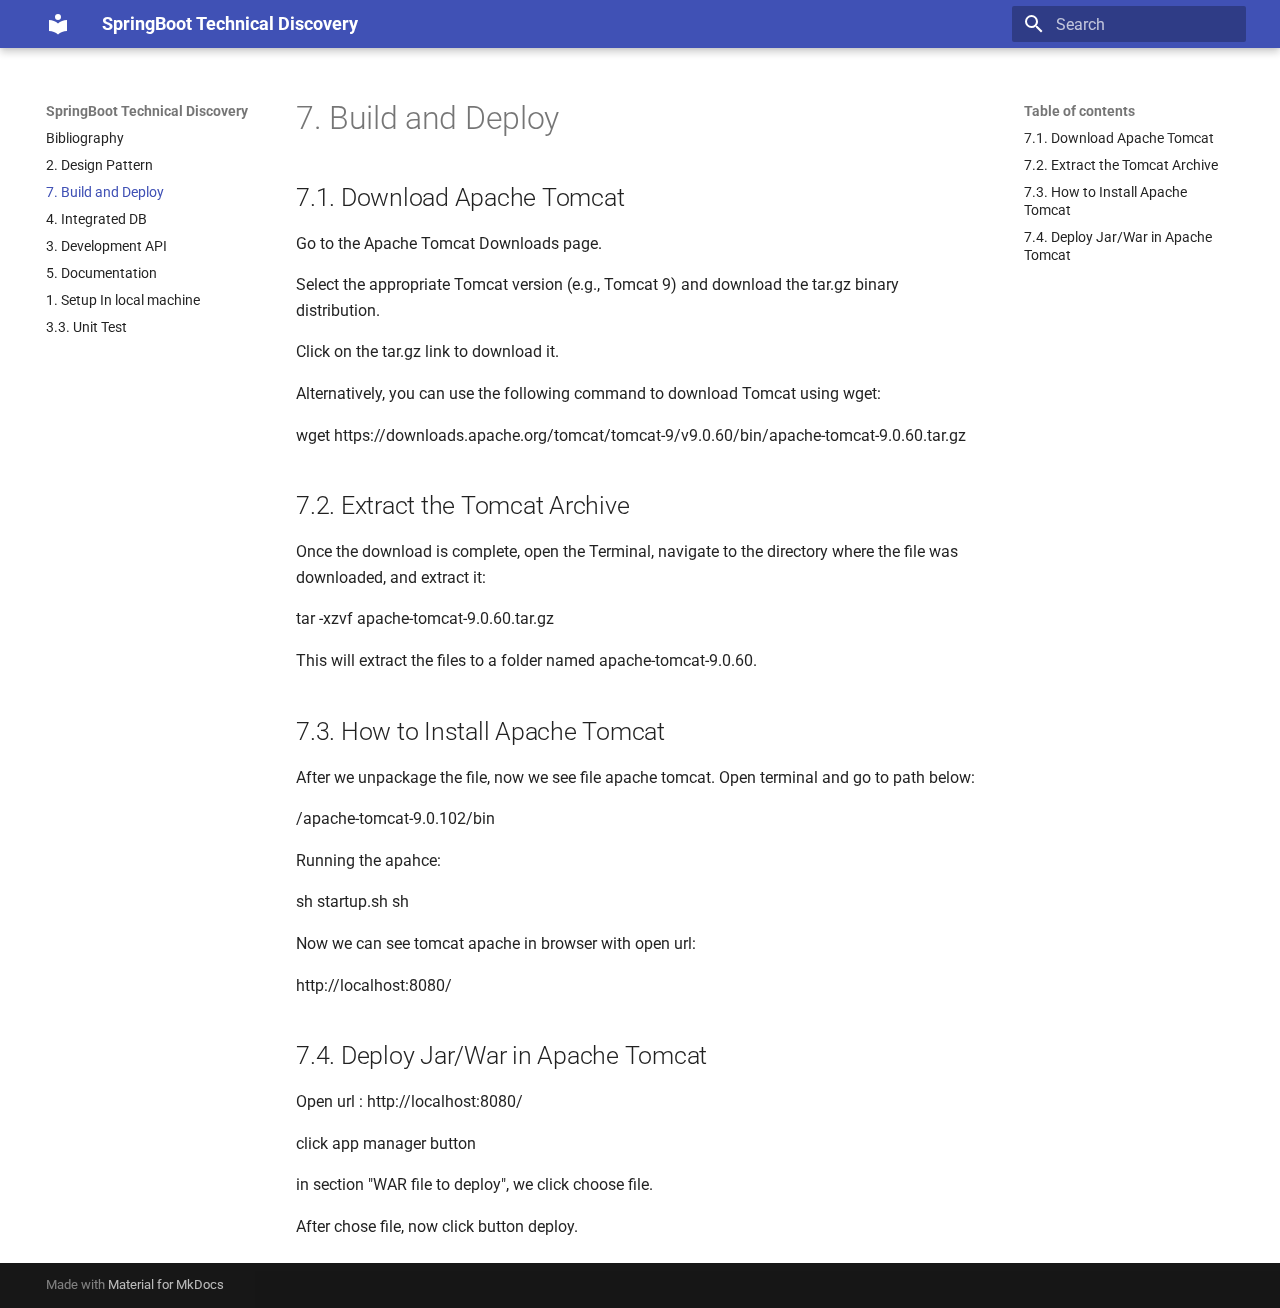
<file: doc/site/buildanddeploy/index.html>
<!doctype html>
<html lang="en" class="no-js">
  <head>
    
      <meta charset="utf-8">
      <meta name="viewport" content="width=device-width,initial-scale=1">
      
      
      
      
        <link rel="prev" href="../MVC/">
      
      
        <link rel="next" href="../databaseConnection/">
      
      
      <link rel="icon" href="../assets/images/favicon.png">
      <meta name="generator" content="mkdocs-1.6.1, mkdocs-material-9.6.9">
    
    
      
        <title>7. Build and Deploy - SpringBoot Technical Discovery</title>
      
    
    
      <link rel="stylesheet" href="../assets/stylesheets/main.4af4bdda.min.css">
      
      


    
    
      
    
    
      
        
        
        <link rel="preconnect" href="https://fonts.gstatic.com" crossorigin>
        <link rel="stylesheet" href="https://fonts.googleapis.com/css?family=Roboto:300,300i,400,400i,700,700i%7CRoboto+Mono:400,400i,700,700i&display=fallback">
        <style>:root{--md-text-font:"Roboto";--md-code-font:"Roboto Mono"}</style>
      
    
    
    <script>__md_scope=new URL("..",location),__md_hash=e=>[...e].reduce(((e,_)=>(e<<5)-e+_.charCodeAt(0)),0),__md_get=(e,_=localStorage,t=__md_scope)=>JSON.parse(_.getItem(t.pathname+"."+e)),__md_set=(e,_,t=localStorage,a=__md_scope)=>{try{t.setItem(a.pathname+"."+e,JSON.stringify(_))}catch(e){}}</script>
    
      

    
    
    
  </head>
  
  
    <body dir="ltr">
  
    
    <input class="md-toggle" data-md-toggle="drawer" type="checkbox" id="__drawer" autocomplete="off">
    <input class="md-toggle" data-md-toggle="search" type="checkbox" id="__search" autocomplete="off">
    <label class="md-overlay" for="__drawer"></label>
    <div data-md-component="skip">
      
        
        <a href="#7-build-and-deploy" class="md-skip">
          Skip to content
        </a>
      
    </div>
    <div data-md-component="announce">
      
    </div>
    
    
      

  

<header class="md-header md-header--shadow" data-md-component="header">
  <nav class="md-header__inner md-grid" aria-label="Header">
    <a href=".." title="SpringBoot Technical Discovery" class="md-header__button md-logo" aria-label="SpringBoot Technical Discovery" data-md-component="logo">
      
  
  <svg xmlns="http://www.w3.org/2000/svg" viewBox="0 0 24 24"><path d="M12 8a3 3 0 0 0 3-3 3 3 0 0 0-3-3 3 3 0 0 0-3 3 3 3 0 0 0 3 3m0 3.54C9.64 9.35 6.5 8 3 8v11c3.5 0 6.64 1.35 9 3.54 2.36-2.19 5.5-3.54 9-3.54V8c-3.5 0-6.64 1.35-9 3.54"/></svg>

    </a>
    <label class="md-header__button md-icon" for="__drawer">
      
      <svg xmlns="http://www.w3.org/2000/svg" viewBox="0 0 24 24"><path d="M3 6h18v2H3zm0 5h18v2H3zm0 5h18v2H3z"/></svg>
    </label>
    <div class="md-header__title" data-md-component="header-title">
      <div class="md-header__ellipsis">
        <div class="md-header__topic">
          <span class="md-ellipsis">
            SpringBoot Technical Discovery
          </span>
        </div>
        <div class="md-header__topic" data-md-component="header-topic">
          <span class="md-ellipsis">
            
              7. Build and Deploy
            
          </span>
        </div>
      </div>
    </div>
    
    
      <script>var palette=__md_get("__palette");if(palette&&palette.color){if("(prefers-color-scheme)"===palette.color.media){var media=matchMedia("(prefers-color-scheme: light)"),input=document.querySelector(media.matches?"[data-md-color-media='(prefers-color-scheme: light)']":"[data-md-color-media='(prefers-color-scheme: dark)']");palette.color.media=input.getAttribute("data-md-color-media"),palette.color.scheme=input.getAttribute("data-md-color-scheme"),palette.color.primary=input.getAttribute("data-md-color-primary"),palette.color.accent=input.getAttribute("data-md-color-accent")}for(var[key,value]of Object.entries(palette.color))document.body.setAttribute("data-md-color-"+key,value)}</script>
    
    
    
      <label class="md-header__button md-icon" for="__search">
        
        <svg xmlns="http://www.w3.org/2000/svg" viewBox="0 0 24 24"><path d="M9.5 3A6.5 6.5 0 0 1 16 9.5c0 1.61-.59 3.09-1.56 4.23l.27.27h.79l5 5-1.5 1.5-5-5v-.79l-.27-.27A6.52 6.52 0 0 1 9.5 16 6.5 6.5 0 0 1 3 9.5 6.5 6.5 0 0 1 9.5 3m0 2C7 5 5 7 5 9.5S7 14 9.5 14 14 12 14 9.5 12 5 9.5 5"/></svg>
      </label>
      <div class="md-search" data-md-component="search" role="dialog">
  <label class="md-search__overlay" for="__search"></label>
  <div class="md-search__inner" role="search">
    <form class="md-search__form" name="search">
      <input type="text" class="md-search__input" name="query" aria-label="Search" placeholder="Search" autocapitalize="off" autocorrect="off" autocomplete="off" spellcheck="false" data-md-component="search-query" required>
      <label class="md-search__icon md-icon" for="__search">
        
        <svg xmlns="http://www.w3.org/2000/svg" viewBox="0 0 24 24"><path d="M9.5 3A6.5 6.5 0 0 1 16 9.5c0 1.61-.59 3.09-1.56 4.23l.27.27h.79l5 5-1.5 1.5-5-5v-.79l-.27-.27A6.52 6.52 0 0 1 9.5 16 6.5 6.5 0 0 1 3 9.5 6.5 6.5 0 0 1 9.5 3m0 2C7 5 5 7 5 9.5S7 14 9.5 14 14 12 14 9.5 12 5 9.5 5"/></svg>
        
        <svg xmlns="http://www.w3.org/2000/svg" viewBox="0 0 24 24"><path d="M20 11v2H8l5.5 5.5-1.42 1.42L4.16 12l7.92-7.92L13.5 5.5 8 11z"/></svg>
      </label>
      <nav class="md-search__options" aria-label="Search">
        
        <button type="reset" class="md-search__icon md-icon" title="Clear" aria-label="Clear" tabindex="-1">
          
          <svg xmlns="http://www.w3.org/2000/svg" viewBox="0 0 24 24"><path d="M19 6.41 17.59 5 12 10.59 6.41 5 5 6.41 10.59 12 5 17.59 6.41 19 12 13.41 17.59 19 19 17.59 13.41 12z"/></svg>
        </button>
      </nav>
      
    </form>
    <div class="md-search__output">
      <div class="md-search__scrollwrap" tabindex="0" data-md-scrollfix>
        <div class="md-search-result" data-md-component="search-result">
          <div class="md-search-result__meta">
            Initializing search
          </div>
          <ol class="md-search-result__list" role="presentation"></ol>
        </div>
      </div>
    </div>
  </div>
</div>
    
    
  </nav>
  
</header>
    
    <div class="md-container" data-md-component="container">
      
      
        
          
        
      
      <main class="md-main" data-md-component="main">
        <div class="md-main__inner md-grid">
          
            
              
              <div class="md-sidebar md-sidebar--primary" data-md-component="sidebar" data-md-type="navigation" >
                <div class="md-sidebar__scrollwrap">
                  <div class="md-sidebar__inner">
                    



<nav class="md-nav md-nav--primary" aria-label="Navigation" data-md-level="0">
  <label class="md-nav__title" for="__drawer">
    <a href=".." title="SpringBoot Technical Discovery" class="md-nav__button md-logo" aria-label="SpringBoot Technical Discovery" data-md-component="logo">
      
  
  <svg xmlns="http://www.w3.org/2000/svg" viewBox="0 0 24 24"><path d="M12 8a3 3 0 0 0 3-3 3 3 0 0 0-3-3 3 3 0 0 0-3 3 3 3 0 0 0 3 3m0 3.54C9.64 9.35 6.5 8 3 8v11c3.5 0 6.64 1.35 9 3.54 2.36-2.19 5.5-3.54 9-3.54V8c-3.5 0-6.64 1.35-9 3.54"/></svg>

    </a>
    SpringBoot Technical Discovery
  </label>
  
  <ul class="md-nav__list" data-md-scrollfix>
    
      
      
  
  
  
  
    <li class="md-nav__item">
      <a href=".." class="md-nav__link">
        
  
  <span class="md-ellipsis">
    Bibliography
    
  </span>
  

      </a>
    </li>
  

    
      
      
  
  
  
  
    <li class="md-nav__item">
      <a href="../MVC/" class="md-nav__link">
        
  
  <span class="md-ellipsis">
    2. Design Pattern
    
  </span>
  

      </a>
    </li>
  

    
      
      
  
  
    
  
  
  
    <li class="md-nav__item md-nav__item--active">
      
      <input class="md-nav__toggle md-toggle" type="checkbox" id="__toc">
      
      
        
      
      
        <label class="md-nav__link md-nav__link--active" for="__toc">
          
  
  <span class="md-ellipsis">
    7. Build and Deploy
    
  </span>
  

          <span class="md-nav__icon md-icon"></span>
        </label>
      
      <a href="./" class="md-nav__link md-nav__link--active">
        
  
  <span class="md-ellipsis">
    7. Build and Deploy
    
  </span>
  

      </a>
      
        

<nav class="md-nav md-nav--secondary" aria-label="Table of contents">
  
  
  
    
  
  
    <label class="md-nav__title" for="__toc">
      <span class="md-nav__icon md-icon"></span>
      Table of contents
    </label>
    <ul class="md-nav__list" data-md-component="toc" data-md-scrollfix>
      
        <li class="md-nav__item">
  <a href="#71-download-apache-tomcat" class="md-nav__link">
    <span class="md-ellipsis">
      7.1. Download Apache Tomcat
    </span>
  </a>
  
</li>
      
        <li class="md-nav__item">
  <a href="#72-extract-the-tomcat-archive" class="md-nav__link">
    <span class="md-ellipsis">
      7.2. Extract the Tomcat Archive
    </span>
  </a>
  
</li>
      
        <li class="md-nav__item">
  <a href="#73-how-to-install-apache-tomcat" class="md-nav__link">
    <span class="md-ellipsis">
      7.3. How to Install Apache Tomcat
    </span>
  </a>
  
</li>
      
        <li class="md-nav__item">
  <a href="#74-deploy-jarwar-in-apache-tomcat" class="md-nav__link">
    <span class="md-ellipsis">
      7.4. Deploy Jar/War in Apache Tomcat
    </span>
  </a>
  
</li>
      
    </ul>
  
</nav>
      
    </li>
  

    
      
      
  
  
  
  
    <li class="md-nav__item">
      <a href="../databaseConnection/" class="md-nav__link">
        
  
  <span class="md-ellipsis">
    4. Integrated DB
    
  </span>
  

      </a>
    </li>
  

    
      
      
  
  
  
  
    <li class="md-nav__item">
      <a href="../development/" class="md-nav__link">
        
  
  <span class="md-ellipsis">
    3. Development API
    
  </span>
  

      </a>
    </li>
  

    
      
      
  
  
  
  
    <li class="md-nav__item">
      <a href="../documentation/" class="md-nav__link">
        
  
  <span class="md-ellipsis">
    5. Documentation
    
  </span>
  

      </a>
    </li>
  

    
      
      
  
  
  
  
    <li class="md-nav__item">
      <a href="../gettingStarted/" class="md-nav__link">
        
  
  <span class="md-ellipsis">
    1. Setup In local machine
    
  </span>
  

      </a>
    </li>
  

    
      
      
  
  
  
  
    <li class="md-nav__item">
      <a href="../unittest/" class="md-nav__link">
        
  
  <span class="md-ellipsis">
    3.3. Unit Test
    
  </span>
  

      </a>
    </li>
  

    
  </ul>
</nav>
                  </div>
                </div>
              </div>
            
            
              
              <div class="md-sidebar md-sidebar--secondary" data-md-component="sidebar" data-md-type="toc" >
                <div class="md-sidebar__scrollwrap">
                  <div class="md-sidebar__inner">
                    

<nav class="md-nav md-nav--secondary" aria-label="Table of contents">
  
  
  
    
  
  
    <label class="md-nav__title" for="__toc">
      <span class="md-nav__icon md-icon"></span>
      Table of contents
    </label>
    <ul class="md-nav__list" data-md-component="toc" data-md-scrollfix>
      
        <li class="md-nav__item">
  <a href="#71-download-apache-tomcat" class="md-nav__link">
    <span class="md-ellipsis">
      7.1. Download Apache Tomcat
    </span>
  </a>
  
</li>
      
        <li class="md-nav__item">
  <a href="#72-extract-the-tomcat-archive" class="md-nav__link">
    <span class="md-ellipsis">
      7.2. Extract the Tomcat Archive
    </span>
  </a>
  
</li>
      
        <li class="md-nav__item">
  <a href="#73-how-to-install-apache-tomcat" class="md-nav__link">
    <span class="md-ellipsis">
      7.3. How to Install Apache Tomcat
    </span>
  </a>
  
</li>
      
        <li class="md-nav__item">
  <a href="#74-deploy-jarwar-in-apache-tomcat" class="md-nav__link">
    <span class="md-ellipsis">
      7.4. Deploy Jar/War in Apache Tomcat
    </span>
  </a>
  
</li>
      
    </ul>
  
</nav>
                  </div>
                </div>
              </div>
            
          
          
            <div class="md-content" data-md-component="content">
              <article class="md-content__inner md-typeset">
                
                  



<h1 id="7-build-and-deploy">7. Build and Deploy</h1>
<h2 id="71-download-apache-tomcat">7.1. Download Apache Tomcat</h2>
<p>Go to the Apache Tomcat Downloads page.</p>
<p>Select the appropriate Tomcat version (e.g., Tomcat 9) and download the tar.gz binary distribution.</p>
<p>Click on the tar.gz link to download it.</p>
<p>Alternatively, you can use the following command to download Tomcat using wget:</p>
<p>wget https://downloads.apache.org/tomcat/tomcat-9/v9.0.60/bin/apache-tomcat-9.0.60.tar.gz</p>
<h2 id="72-extract-the-tomcat-archive">7.2. Extract the Tomcat Archive</h2>
<p>Once the download is complete, open the Terminal, navigate to the directory where the file was downloaded, and extract it:</p>
<p>tar -xzvf apache-tomcat-9.0.60.tar.gz</p>
<p>This will extract the files to a folder named apache-tomcat-9.0.60.</p>
<h2 id="73-how-to-install-apache-tomcat">7.3. How to Install Apache Tomcat</h2>
<p>After we unpackage the file, now we see file apache tomcat. Open terminal and go to path below:</p>
<p>/apache-tomcat-9.0.102/bin </p>
<p>Running the apahce:</p>
<p>sh startup.sh sh</p>
<p>Now we can see tomcat apache in browser with open url:</p>
<p>http://localhost:8080/</p>
<h2 id="74-deploy-jarwar-in-apache-tomcat">7.4. Deploy Jar/War in Apache Tomcat</h2>
<p>Open url :
http://localhost:8080/</p>
<p>click app manager button</p>
<p>in section "WAR file to deploy", we click choose file.</p>
<p>After chose file, now click button deploy.</p>












                
              </article>
            </div>
          
          
<script>var target=document.getElementById(location.hash.slice(1));target&&target.name&&(target.checked=target.name.startsWith("__tabbed_"))</script>
        </div>
        
      </main>
      
        <footer class="md-footer">
  
  <div class="md-footer-meta md-typeset">
    <div class="md-footer-meta__inner md-grid">
      <div class="md-copyright">
  
  
    Made with
    <a href="https://squidfunk.github.io/mkdocs-material/" target="_blank" rel="noopener">
      Material for MkDocs
    </a>
  
</div>
      
    </div>
  </div>
</footer>
      
    </div>
    <div class="md-dialog" data-md-component="dialog">
      <div class="md-dialog__inner md-typeset"></div>
    </div>
    
    
    <script id="__config" type="application/json">{"base": "..", "features": [], "search": "../assets/javascripts/workers/search.f8cc74c7.min.js", "translations": {"clipboard.copied": "Copied to clipboard", "clipboard.copy": "Copy to clipboard", "search.result.more.one": "1 more on this page", "search.result.more.other": "# more on this page", "search.result.none": "No matching documents", "search.result.one": "1 matching document", "search.result.other": "# matching documents", "search.result.placeholder": "Type to start searching", "search.result.term.missing": "Missing", "select.version": "Select version"}}</script>
    
    
      <script src="../assets/javascripts/bundle.c8b220af.min.js"></script>
      
    
  </body>
</html>
</file>
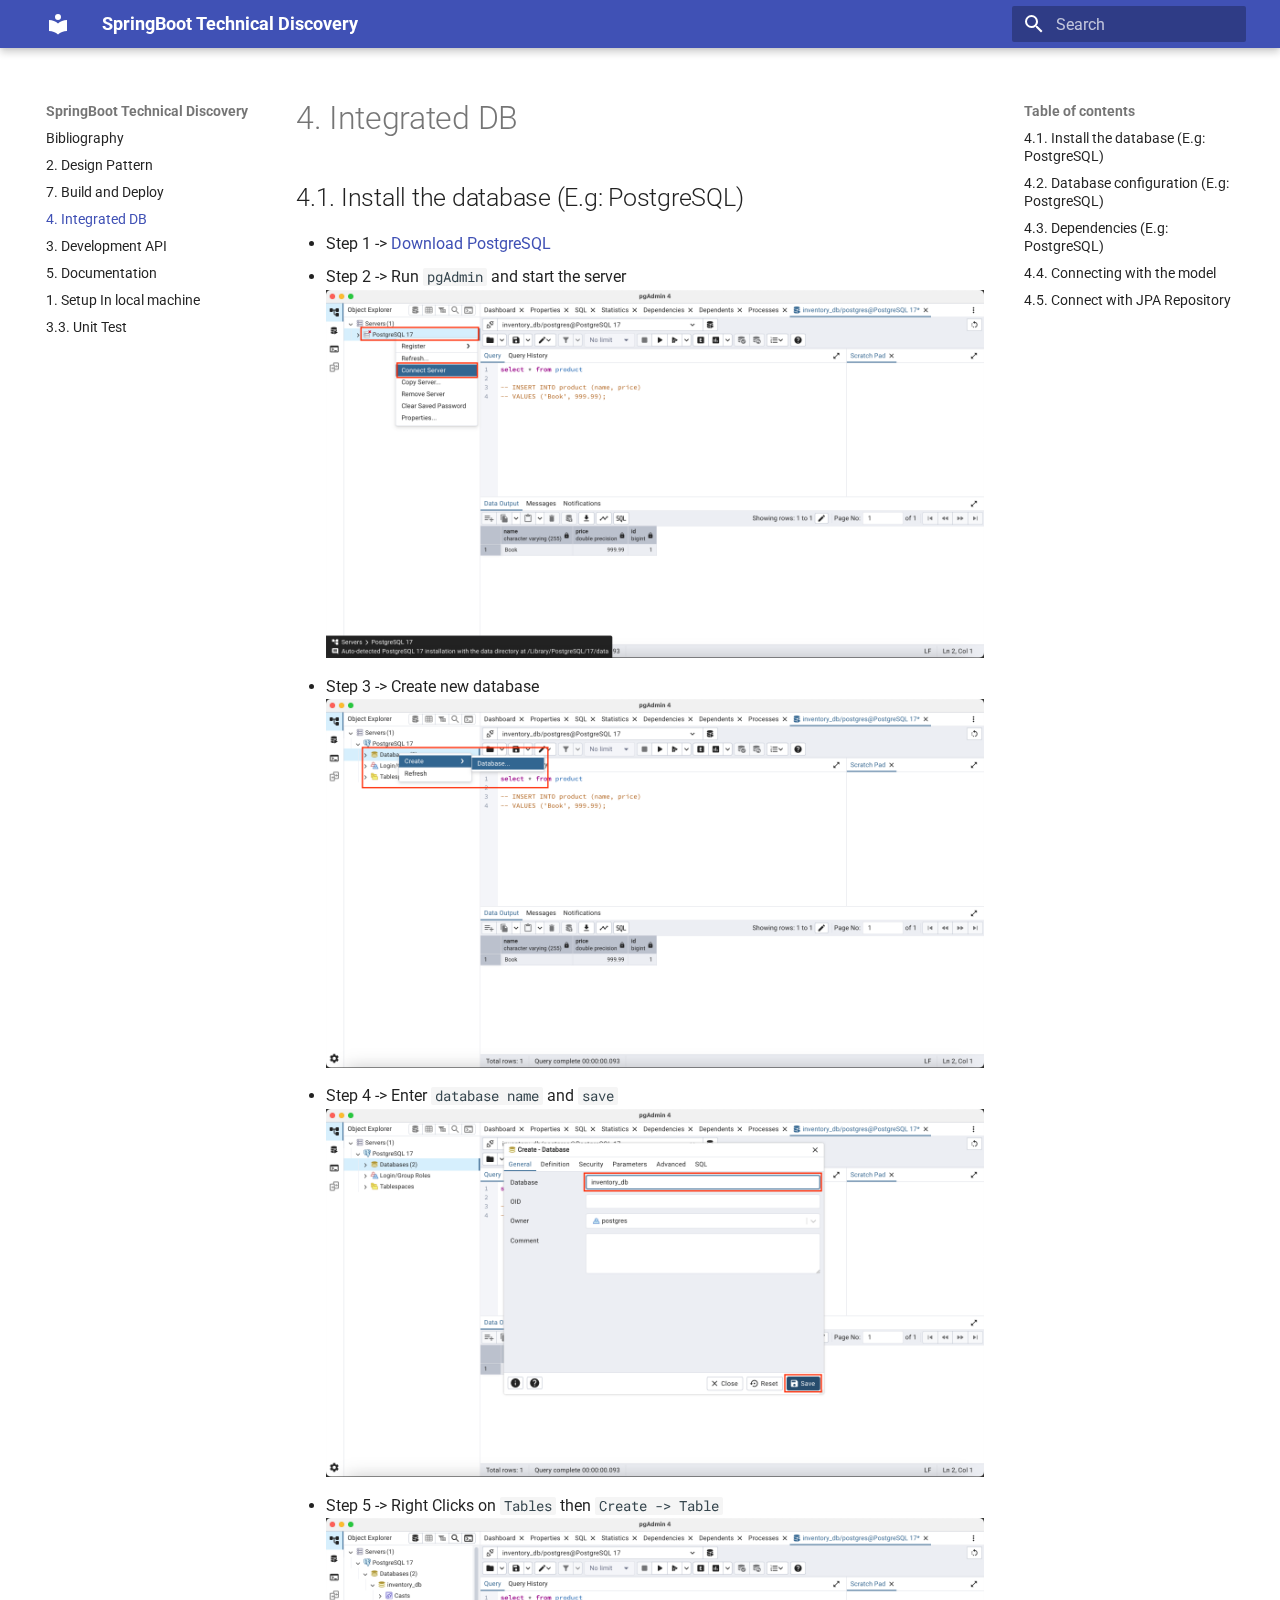
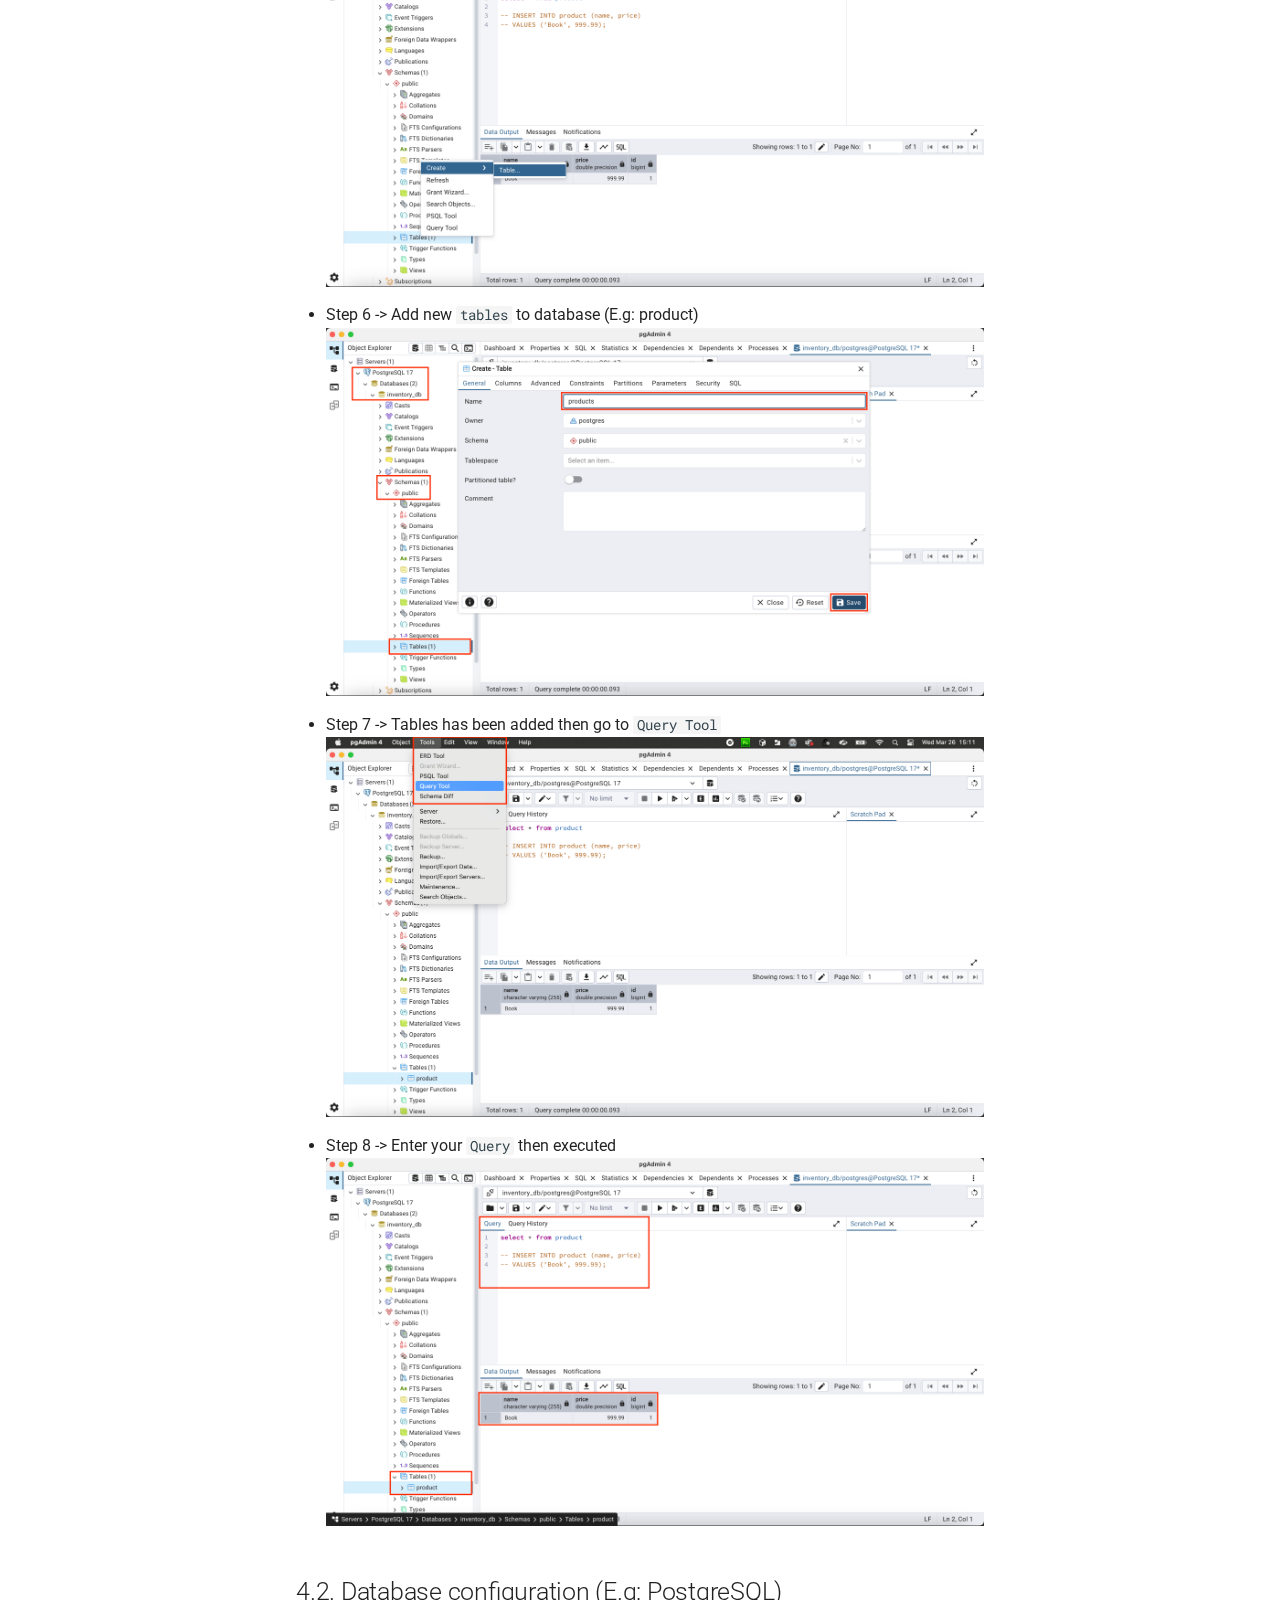
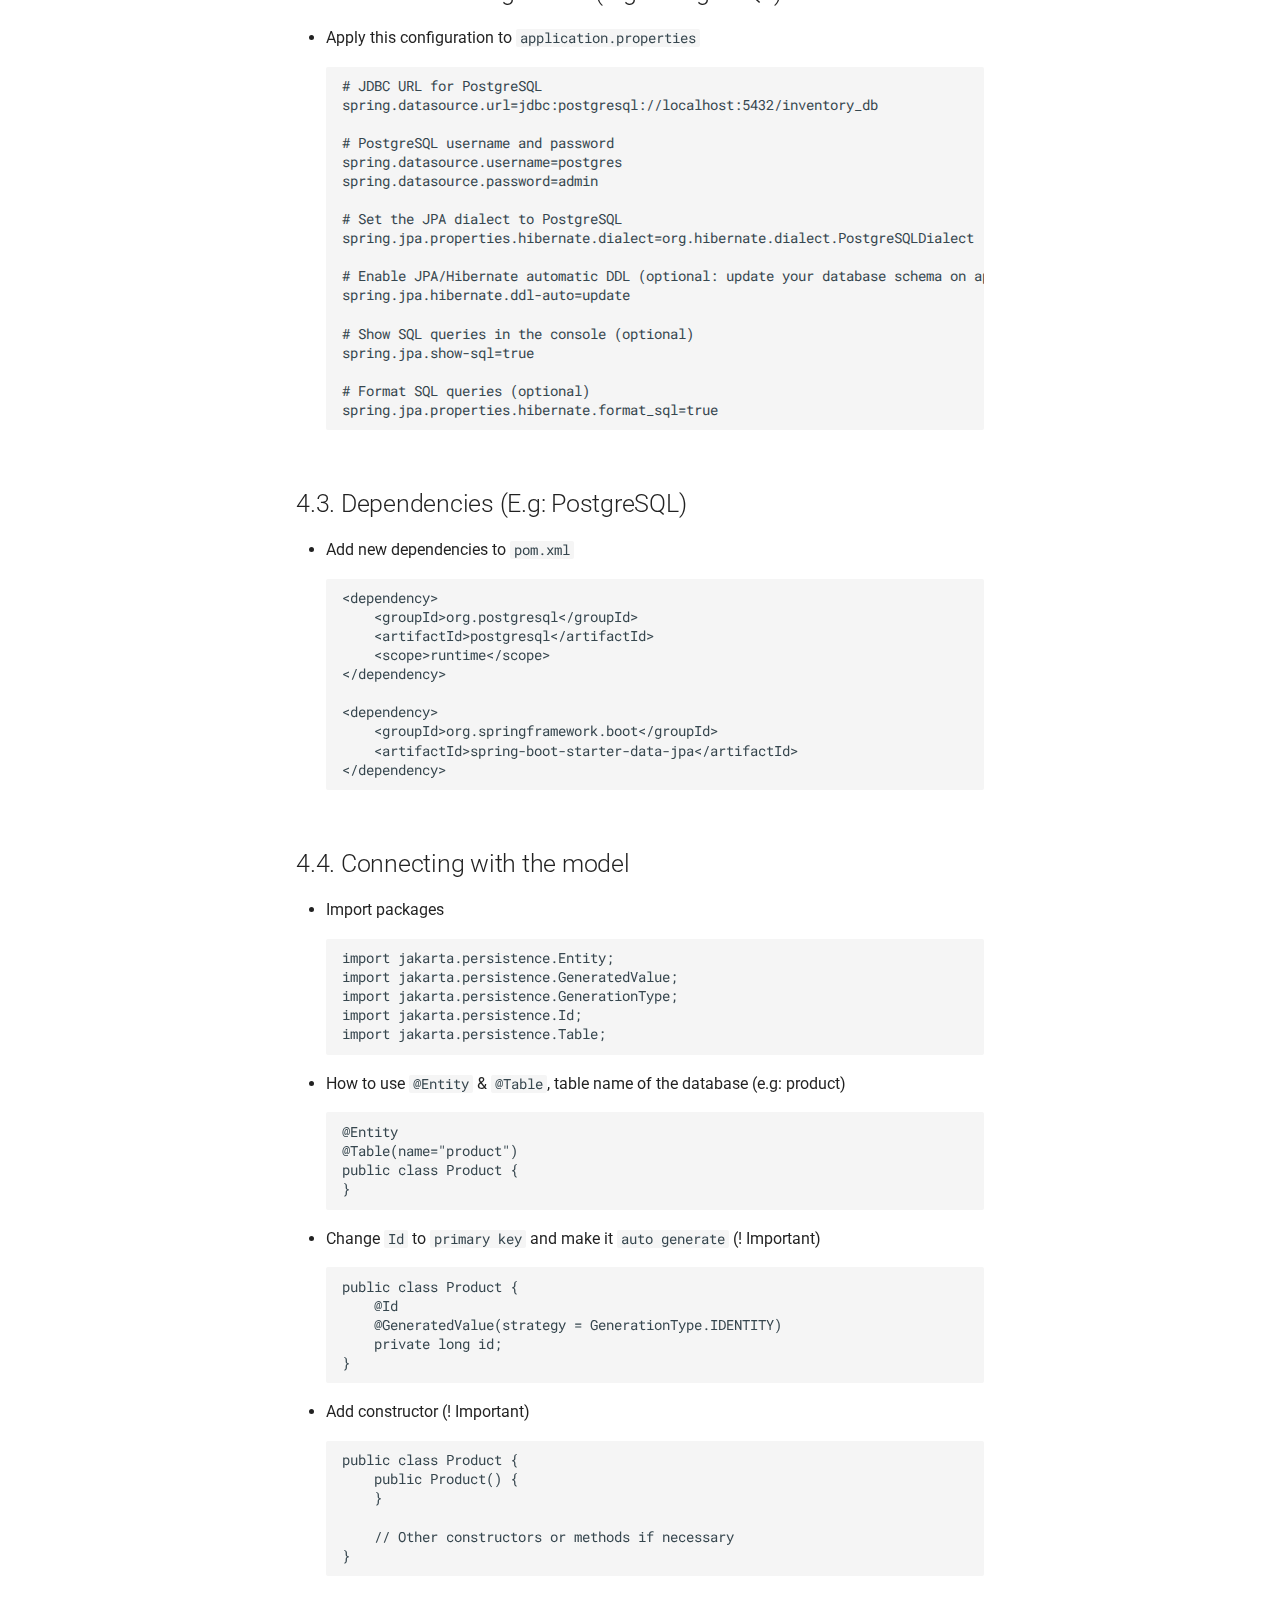
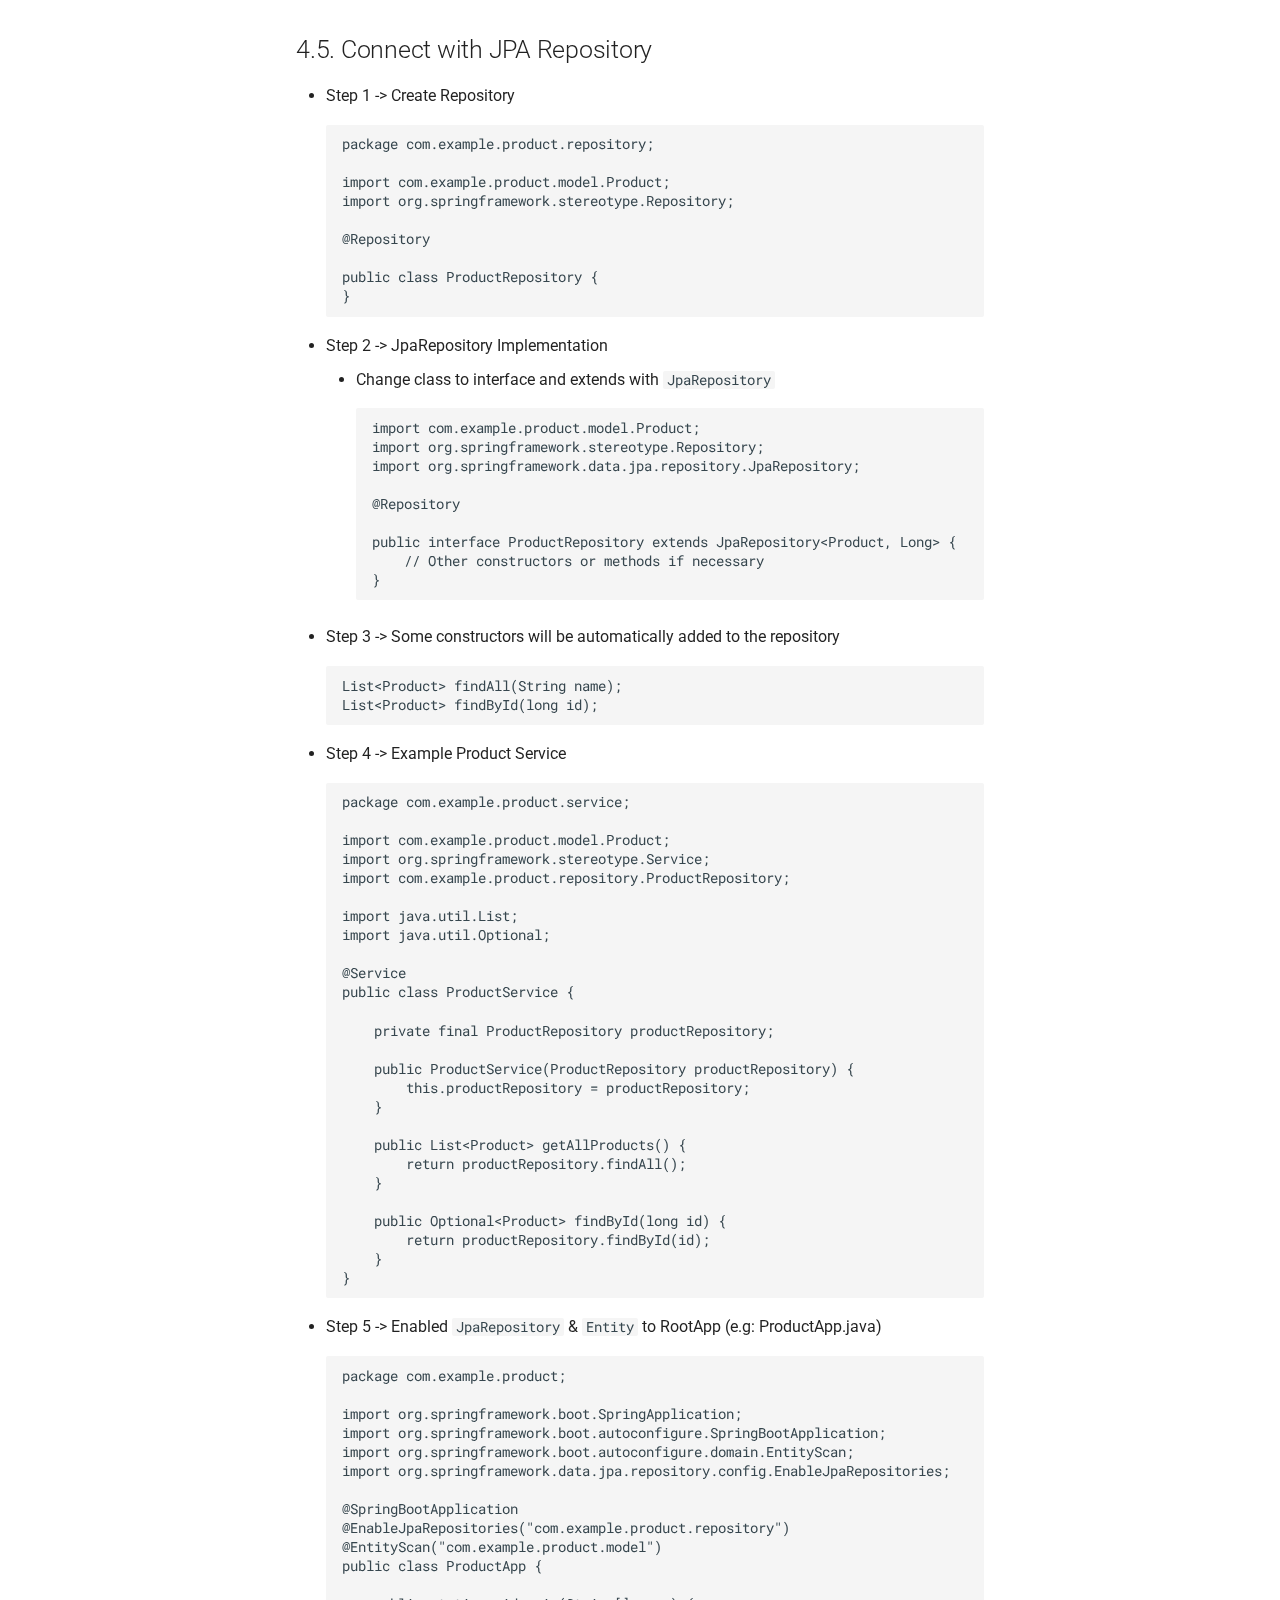
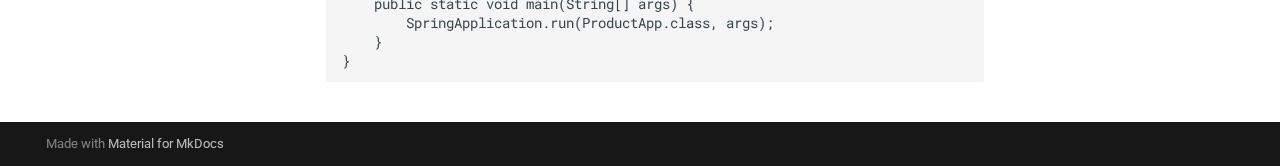
<file: doc/site/databaseConnection/index.html>
<!doctype html>
<html lang="en" class="no-js">
  <head>
    
      <meta charset="utf-8">
      <meta name="viewport" content="width=device-width,initial-scale=1">
      
      
      
      
        <link rel="prev" href="../buildanddeploy/">
      
      
        <link rel="next" href="../development/">
      
      
      <link rel="icon" href="../assets/images/favicon.png">
      <meta name="generator" content="mkdocs-1.6.1, mkdocs-material-9.6.9">
    
    
      
        <title>4. Integrated DB - SpringBoot Technical Discovery</title>
      
    
    
      <link rel="stylesheet" href="../assets/stylesheets/main.4af4bdda.min.css">
      
      


    
    
      
    
    
      
        
        
        <link rel="preconnect" href="https://fonts.gstatic.com" crossorigin>
        <link rel="stylesheet" href="https://fonts.googleapis.com/css?family=Roboto:300,300i,400,400i,700,700i%7CRoboto+Mono:400,400i,700,700i&display=fallback">
        <style>:root{--md-text-font:"Roboto";--md-code-font:"Roboto Mono"}</style>
      
    
    
    <script>__md_scope=new URL("..",location),__md_hash=e=>[...e].reduce(((e,_)=>(e<<5)-e+_.charCodeAt(0)),0),__md_get=(e,_=localStorage,t=__md_scope)=>JSON.parse(_.getItem(t.pathname+"."+e)),__md_set=(e,_,t=localStorage,a=__md_scope)=>{try{t.setItem(a.pathname+"."+e,JSON.stringify(_))}catch(e){}}</script>
    
      

    
    
    
  </head>
  
  
    <body dir="ltr">
  
    
    <input class="md-toggle" data-md-toggle="drawer" type="checkbox" id="__drawer" autocomplete="off">
    <input class="md-toggle" data-md-toggle="search" type="checkbox" id="__search" autocomplete="off">
    <label class="md-overlay" for="__drawer"></label>
    <div data-md-component="skip">
      
        
        <a href="#4-integrated-db" class="md-skip">
          Skip to content
        </a>
      
    </div>
    <div data-md-component="announce">
      
    </div>
    
    
      

  

<header class="md-header md-header--shadow" data-md-component="header">
  <nav class="md-header__inner md-grid" aria-label="Header">
    <a href=".." title="SpringBoot Technical Discovery" class="md-header__button md-logo" aria-label="SpringBoot Technical Discovery" data-md-component="logo">
      
  
  <svg xmlns="http://www.w3.org/2000/svg" viewBox="0 0 24 24"><path d="M12 8a3 3 0 0 0 3-3 3 3 0 0 0-3-3 3 3 0 0 0-3 3 3 3 0 0 0 3 3m0 3.54C9.64 9.35 6.5 8 3 8v11c3.5 0 6.64 1.35 9 3.54 2.36-2.19 5.5-3.54 9-3.54V8c-3.5 0-6.64 1.35-9 3.54"/></svg>

    </a>
    <label class="md-header__button md-icon" for="__drawer">
      
      <svg xmlns="http://www.w3.org/2000/svg" viewBox="0 0 24 24"><path d="M3 6h18v2H3zm0 5h18v2H3zm0 5h18v2H3z"/></svg>
    </label>
    <div class="md-header__title" data-md-component="header-title">
      <div class="md-header__ellipsis">
        <div class="md-header__topic">
          <span class="md-ellipsis">
            SpringBoot Technical Discovery
          </span>
        </div>
        <div class="md-header__topic" data-md-component="header-topic">
          <span class="md-ellipsis">
            
              4. Integrated DB
            
          </span>
        </div>
      </div>
    </div>
    
    
      <script>var palette=__md_get("__palette");if(palette&&palette.color){if("(prefers-color-scheme)"===palette.color.media){var media=matchMedia("(prefers-color-scheme: light)"),input=document.querySelector(media.matches?"[data-md-color-media='(prefers-color-scheme: light)']":"[data-md-color-media='(prefers-color-scheme: dark)']");palette.color.media=input.getAttribute("data-md-color-media"),palette.color.scheme=input.getAttribute("data-md-color-scheme"),palette.color.primary=input.getAttribute("data-md-color-primary"),palette.color.accent=input.getAttribute("data-md-color-accent")}for(var[key,value]of Object.entries(palette.color))document.body.setAttribute("data-md-color-"+key,value)}</script>
    
    
    
      <label class="md-header__button md-icon" for="__search">
        
        <svg xmlns="http://www.w3.org/2000/svg" viewBox="0 0 24 24"><path d="M9.5 3A6.5 6.5 0 0 1 16 9.5c0 1.61-.59 3.09-1.56 4.23l.27.27h.79l5 5-1.5 1.5-5-5v-.79l-.27-.27A6.52 6.52 0 0 1 9.5 16 6.5 6.5 0 0 1 3 9.5 6.5 6.5 0 0 1 9.5 3m0 2C7 5 5 7 5 9.5S7 14 9.5 14 14 12 14 9.5 12 5 9.5 5"/></svg>
      </label>
      <div class="md-search" data-md-component="search" role="dialog">
  <label class="md-search__overlay" for="__search"></label>
  <div class="md-search__inner" role="search">
    <form class="md-search__form" name="search">
      <input type="text" class="md-search__input" name="query" aria-label="Search" placeholder="Search" autocapitalize="off" autocorrect="off" autocomplete="off" spellcheck="false" data-md-component="search-query" required>
      <label class="md-search__icon md-icon" for="__search">
        
        <svg xmlns="http://www.w3.org/2000/svg" viewBox="0 0 24 24"><path d="M9.5 3A6.5 6.5 0 0 1 16 9.5c0 1.61-.59 3.09-1.56 4.23l.27.27h.79l5 5-1.5 1.5-5-5v-.79l-.27-.27A6.52 6.52 0 0 1 9.5 16 6.5 6.5 0 0 1 3 9.5 6.5 6.5 0 0 1 9.5 3m0 2C7 5 5 7 5 9.5S7 14 9.5 14 14 12 14 9.5 12 5 9.5 5"/></svg>
        
        <svg xmlns="http://www.w3.org/2000/svg" viewBox="0 0 24 24"><path d="M20 11v2H8l5.5 5.5-1.42 1.42L4.16 12l7.92-7.92L13.5 5.5 8 11z"/></svg>
      </label>
      <nav class="md-search__options" aria-label="Search">
        
        <button type="reset" class="md-search__icon md-icon" title="Clear" aria-label="Clear" tabindex="-1">
          
          <svg xmlns="http://www.w3.org/2000/svg" viewBox="0 0 24 24"><path d="M19 6.41 17.59 5 12 10.59 6.41 5 5 6.41 10.59 12 5 17.59 6.41 19 12 13.41 17.59 19 19 17.59 13.41 12z"/></svg>
        </button>
      </nav>
      
    </form>
    <div class="md-search__output">
      <div class="md-search__scrollwrap" tabindex="0" data-md-scrollfix>
        <div class="md-search-result" data-md-component="search-result">
          <div class="md-search-result__meta">
            Initializing search
          </div>
          <ol class="md-search-result__list" role="presentation"></ol>
        </div>
      </div>
    </div>
  </div>
</div>
    
    
  </nav>
  
</header>
    
    <div class="md-container" data-md-component="container">
      
      
        
          
        
      
      <main class="md-main" data-md-component="main">
        <div class="md-main__inner md-grid">
          
            
              
              <div class="md-sidebar md-sidebar--primary" data-md-component="sidebar" data-md-type="navigation" >
                <div class="md-sidebar__scrollwrap">
                  <div class="md-sidebar__inner">
                    



<nav class="md-nav md-nav--primary" aria-label="Navigation" data-md-level="0">
  <label class="md-nav__title" for="__drawer">
    <a href=".." title="SpringBoot Technical Discovery" class="md-nav__button md-logo" aria-label="SpringBoot Technical Discovery" data-md-component="logo">
      
  
  <svg xmlns="http://www.w3.org/2000/svg" viewBox="0 0 24 24"><path d="M12 8a3 3 0 0 0 3-3 3 3 0 0 0-3-3 3 3 0 0 0-3 3 3 3 0 0 0 3 3m0 3.54C9.64 9.35 6.5 8 3 8v11c3.5 0 6.64 1.35 9 3.54 2.36-2.19 5.5-3.54 9-3.54V8c-3.5 0-6.64 1.35-9 3.54"/></svg>

    </a>
    SpringBoot Technical Discovery
  </label>
  
  <ul class="md-nav__list" data-md-scrollfix>
    
      
      
  
  
  
  
    <li class="md-nav__item">
      <a href=".." class="md-nav__link">
        
  
  <span class="md-ellipsis">
    Bibliography
    
  </span>
  

      </a>
    </li>
  

    
      
      
  
  
  
  
    <li class="md-nav__item">
      <a href="../MVC/" class="md-nav__link">
        
  
  <span class="md-ellipsis">
    2. Design Pattern
    
  </span>
  

      </a>
    </li>
  

    
      
      
  
  
  
  
    <li class="md-nav__item">
      <a href="../buildanddeploy/" class="md-nav__link">
        
  
  <span class="md-ellipsis">
    7. Build and Deploy
    
  </span>
  

      </a>
    </li>
  

    
      
      
  
  
    
  
  
  
    <li class="md-nav__item md-nav__item--active">
      
      <input class="md-nav__toggle md-toggle" type="checkbox" id="__toc">
      
      
        
      
      
        <label class="md-nav__link md-nav__link--active" for="__toc">
          
  
  <span class="md-ellipsis">
    4. Integrated DB
    
  </span>
  

          <span class="md-nav__icon md-icon"></span>
        </label>
      
      <a href="./" class="md-nav__link md-nav__link--active">
        
  
  <span class="md-ellipsis">
    4. Integrated DB
    
  </span>
  

      </a>
      
        

<nav class="md-nav md-nav--secondary" aria-label="Table of contents">
  
  
  
    
  
  
    <label class="md-nav__title" for="__toc">
      <span class="md-nav__icon md-icon"></span>
      Table of contents
    </label>
    <ul class="md-nav__list" data-md-component="toc" data-md-scrollfix>
      
        <li class="md-nav__item">
  <a href="#41-install-the-database-eg-postgresql" class="md-nav__link">
    <span class="md-ellipsis">
      4.1. Install the database (E.g: PostgreSQL)
    </span>
  </a>
  
</li>
      
        <li class="md-nav__item">
  <a href="#42-database-configuration-eg-postgresql" class="md-nav__link">
    <span class="md-ellipsis">
      4.2. Database configuration (E.g: PostgreSQL)
    </span>
  </a>
  
</li>
      
        <li class="md-nav__item">
  <a href="#43-dependencies-eg-postgresql" class="md-nav__link">
    <span class="md-ellipsis">
      4.3. Dependencies (E.g: PostgreSQL)
    </span>
  </a>
  
</li>
      
        <li class="md-nav__item">
  <a href="#44-connecting-with-the-model" class="md-nav__link">
    <span class="md-ellipsis">
      4.4. Connecting with the model
    </span>
  </a>
  
</li>
      
        <li class="md-nav__item">
  <a href="#45-connect-with-jpa-repository" class="md-nav__link">
    <span class="md-ellipsis">
      4.5. Connect with JPA Repository
    </span>
  </a>
  
</li>
      
    </ul>
  
</nav>
      
    </li>
  

    
      
      
  
  
  
  
    <li class="md-nav__item">
      <a href="../development/" class="md-nav__link">
        
  
  <span class="md-ellipsis">
    3. Development API
    
  </span>
  

      </a>
    </li>
  

    
      
      
  
  
  
  
    <li class="md-nav__item">
      <a href="../documentation/" class="md-nav__link">
        
  
  <span class="md-ellipsis">
    5. Documentation
    
  </span>
  

      </a>
    </li>
  

    
      
      
  
  
  
  
    <li class="md-nav__item">
      <a href="../gettingStarted/" class="md-nav__link">
        
  
  <span class="md-ellipsis">
    1. Setup In local machine
    
  </span>
  

      </a>
    </li>
  

    
      
      
  
  
  
  
    <li class="md-nav__item">
      <a href="../unittest/" class="md-nav__link">
        
  
  <span class="md-ellipsis">
    3.3. Unit Test
    
  </span>
  

      </a>
    </li>
  

    
  </ul>
</nav>
                  </div>
                </div>
              </div>
            
            
              
              <div class="md-sidebar md-sidebar--secondary" data-md-component="sidebar" data-md-type="toc" >
                <div class="md-sidebar__scrollwrap">
                  <div class="md-sidebar__inner">
                    

<nav class="md-nav md-nav--secondary" aria-label="Table of contents">
  
  
  
    
  
  
    <label class="md-nav__title" for="__toc">
      <span class="md-nav__icon md-icon"></span>
      Table of contents
    </label>
    <ul class="md-nav__list" data-md-component="toc" data-md-scrollfix>
      
        <li class="md-nav__item">
  <a href="#41-install-the-database-eg-postgresql" class="md-nav__link">
    <span class="md-ellipsis">
      4.1. Install the database (E.g: PostgreSQL)
    </span>
  </a>
  
</li>
      
        <li class="md-nav__item">
  <a href="#42-database-configuration-eg-postgresql" class="md-nav__link">
    <span class="md-ellipsis">
      4.2. Database configuration (E.g: PostgreSQL)
    </span>
  </a>
  
</li>
      
        <li class="md-nav__item">
  <a href="#43-dependencies-eg-postgresql" class="md-nav__link">
    <span class="md-ellipsis">
      4.3. Dependencies (E.g: PostgreSQL)
    </span>
  </a>
  
</li>
      
        <li class="md-nav__item">
  <a href="#44-connecting-with-the-model" class="md-nav__link">
    <span class="md-ellipsis">
      4.4. Connecting with the model
    </span>
  </a>
  
</li>
      
        <li class="md-nav__item">
  <a href="#45-connect-with-jpa-repository" class="md-nav__link">
    <span class="md-ellipsis">
      4.5. Connect with JPA Repository
    </span>
  </a>
  
</li>
      
    </ul>
  
</nav>
                  </div>
                </div>
              </div>
            
          
          
            <div class="md-content" data-md-component="content">
              <article class="md-content__inner md-typeset">
                
                  



<h1 id="4-integrated-db">4. Integrated DB</h1>
<h2 id="41-install-the-database-eg-postgresql">4.1. Install the database (E.g: PostgreSQL)</h2>
<ul>
<li>Step 1 -&gt; <a href="https://www.enterprisedb.com/downloads/postgres-postgresql-downloads">Download PostgreSQL</a></li>
<li>Step 2 -&gt; Run <code>pgAdmin</code> and start the server
<img alt="Alt text" src="../images/installDB1.png" /></li>
<li>Step 3 -&gt; Create new database
<img alt="Alt text" src="../images/installDB2.png" /></li>
<li>Step 4 -&gt; Enter <code>database name</code> and <code>save</code>
<img alt="Alt text" src="../images/installDB3.png" /></li>
<li>Step 5 -&gt; Right Clicks on <code>Tables</code> then <code>Create -&gt; Table</code>
<img alt="Alt text" src="../images/installDB4.png" /></li>
<li>Step 6 -&gt; Add new <code>tables</code> to database (E.g: product)
<img alt="Alt text" src="../images/installDB5.png" /></li>
<li>Step 7 -&gt; Tables has been added then go to <code>Query Tool</code>
<img alt="Alt text" src="../images/installDB6.png" /></li>
<li>Step 8 -&gt; Enter your <code>Query</code> then executed
<img alt="Alt text" src="../images/installDB7.png" /></li>
</ul>
<h2 id="42-database-configuration-eg-postgresql">4.2. Database configuration (E.g: PostgreSQL)</h2>
<ul>
<li>Apply this configuration to <code>application.properties</code>
<div class="highlight"><pre><span></span><code># JDBC URL for PostgreSQL
spring.datasource.url=jdbc:postgresql://localhost:5432/inventory_db

# PostgreSQL username and password
spring.datasource.username=postgres
spring.datasource.password=admin

# Set the JPA dialect to PostgreSQL
spring.jpa.properties.hibernate.dialect=org.hibernate.dialect.PostgreSQLDialect

# Enable JPA/Hibernate automatic DDL (optional: update your database schema on app start)
spring.jpa.hibernate.ddl-auto=update

# Show SQL queries in the console (optional)
spring.jpa.show-sql=true

# Format SQL queries (optional)
spring.jpa.properties.hibernate.format_sql=true
</code></pre></div></li>
</ul>
<h2 id="43-dependencies-eg-postgresql">4.3. Dependencies (E.g: PostgreSQL)</h2>
<ul>
<li>Add new dependencies to <code>pom.xml</code>
<div class="highlight"><pre><span></span><code>&lt;dependency&gt;
    &lt;groupId&gt;org.postgresql&lt;/groupId&gt;
    &lt;artifactId&gt;postgresql&lt;/artifactId&gt;
    &lt;scope&gt;runtime&lt;/scope&gt;
&lt;/dependency&gt;

&lt;dependency&gt;
    &lt;groupId&gt;org.springframework.boot&lt;/groupId&gt;
    &lt;artifactId&gt;spring-boot-starter-data-jpa&lt;/artifactId&gt;
&lt;/dependency&gt;
</code></pre></div></li>
</ul>
<h2 id="44-connecting-with-the-model">4.4. Connecting with the model</h2>
<ul>
<li>Import packages
<div class="highlight"><pre><span></span><code>import jakarta.persistence.Entity;
import jakarta.persistence.GeneratedValue;
import jakarta.persistence.GenerationType;
import jakarta.persistence.Id;
import jakarta.persistence.Table;
</code></pre></div></li>
<li>How to use <code>@Entity</code> &amp; <code>@Table</code>, table name of the database (e.g: product)
<div class="highlight"><pre><span></span><code>@Entity
@Table(name=&quot;product&quot;)
public class Product {
}
</code></pre></div></li>
<li>Change <code>Id</code> to <code>primary key</code> and make it <code>auto generate</code> (! Important)
<div class="highlight"><pre><span></span><code>public class Product {
    @Id
    @GeneratedValue(strategy = GenerationType.IDENTITY)
    private long id;
}
</code></pre></div></li>
<li>Add constructor (! Important)
<div class="highlight"><pre><span></span><code>public class Product {
    public Product() {
    }

    // Other constructors or methods if necessary
}
</code></pre></div></li>
</ul>
<h2 id="45-connect-with-jpa-repository">4.5. Connect with JPA Repository</h2>
<ul>
<li>Step 1 -&gt; Create Repository
<div class="highlight"><pre><span></span><code>package com.example.product.repository;

import com.example.product.model.Product;
import org.springframework.stereotype.Repository;

@Repository

public class ProductRepository {
}
</code></pre></div></li>
<li>Step 2 -&gt; JpaRepository Implementation<ul>
<li>Change class to interface and extends with <code>JpaRepository</code>
<div class="highlight"><pre><span></span><code>import com.example.product.model.Product;
import org.springframework.stereotype.Repository;
import org.springframework.data.jpa.repository.JpaRepository;

@Repository

public interface ProductRepository extends JpaRepository&lt;Product, Long&gt; {
    // Other constructors or methods if necessary
}
</code></pre></div></li>
</ul>
</li>
<li>Step 3 -&gt; Some constructors will be automatically added to the repository
<div class="highlight"><pre><span></span><code>List&lt;Product&gt; findAll(String name);
List&lt;Product&gt; findById(long id);
</code></pre></div></li>
<li>Step 4 -&gt; Example Product Service
<div class="highlight"><pre><span></span><code>package com.example.product.service;

import com.example.product.model.Product;
import org.springframework.stereotype.Service;
import com.example.product.repository.ProductRepository;

import java.util.List;
import java.util.Optional;

@Service
public class ProductService {

    private final ProductRepository productRepository;

    public ProductService(ProductRepository productRepository) {
        this.productRepository = productRepository;
    }

    public List&lt;Product&gt; getAllProducts() {
        return productRepository.findAll();
    }

    public Optional&lt;Product&gt; findById(long id) {
        return productRepository.findById(id);
    }
}
</code></pre></div></li>
<li>Step 5 -&gt; Enabled <code>JpaRepository</code> &amp; <code>Entity</code> to RootApp (e.g: ProductApp.java)
<div class="highlight"><pre><span></span><code>package com.example.product;

import org.springframework.boot.SpringApplication;
import org.springframework.boot.autoconfigure.SpringBootApplication;
import org.springframework.boot.autoconfigure.domain.EntityScan;
import org.springframework.data.jpa.repository.config.EnableJpaRepositories;

@SpringBootApplication
@EnableJpaRepositories(&quot;com.example.product.repository&quot;)
@EntityScan(&quot;com.example.product.model&quot;)
public class ProductApp {

    public static void main(String[] args) {
        SpringApplication.run(ProductApp.class, args);
    }
}
</code></pre></div></li>
</ul>












                
              </article>
            </div>
          
          
<script>var target=document.getElementById(location.hash.slice(1));target&&target.name&&(target.checked=target.name.startsWith("__tabbed_"))</script>
        </div>
        
      </main>
      
        <footer class="md-footer">
  
  <div class="md-footer-meta md-typeset">
    <div class="md-footer-meta__inner md-grid">
      <div class="md-copyright">
  
  
    Made with
    <a href="https://squidfunk.github.io/mkdocs-material/" target="_blank" rel="noopener">
      Material for MkDocs
    </a>
  
</div>
      
    </div>
  </div>
</footer>
      
    </div>
    <div class="md-dialog" data-md-component="dialog">
      <div class="md-dialog__inner md-typeset"></div>
    </div>
    
    
    <script id="__config" type="application/json">{"base": "..", "features": [], "search": "../assets/javascripts/workers/search.f8cc74c7.min.js", "translations": {"clipboard.copied": "Copied to clipboard", "clipboard.copy": "Copy to clipboard", "search.result.more.one": "1 more on this page", "search.result.more.other": "# more on this page", "search.result.none": "No matching documents", "search.result.one": "1 matching document", "search.result.other": "# matching documents", "search.result.placeholder": "Type to start searching", "search.result.term.missing": "Missing", "select.version": "Select version"}}</script>
    
    
      <script src="../assets/javascripts/bundle.c8b220af.min.js"></script>
      
    
  </body>
</html>
</file>
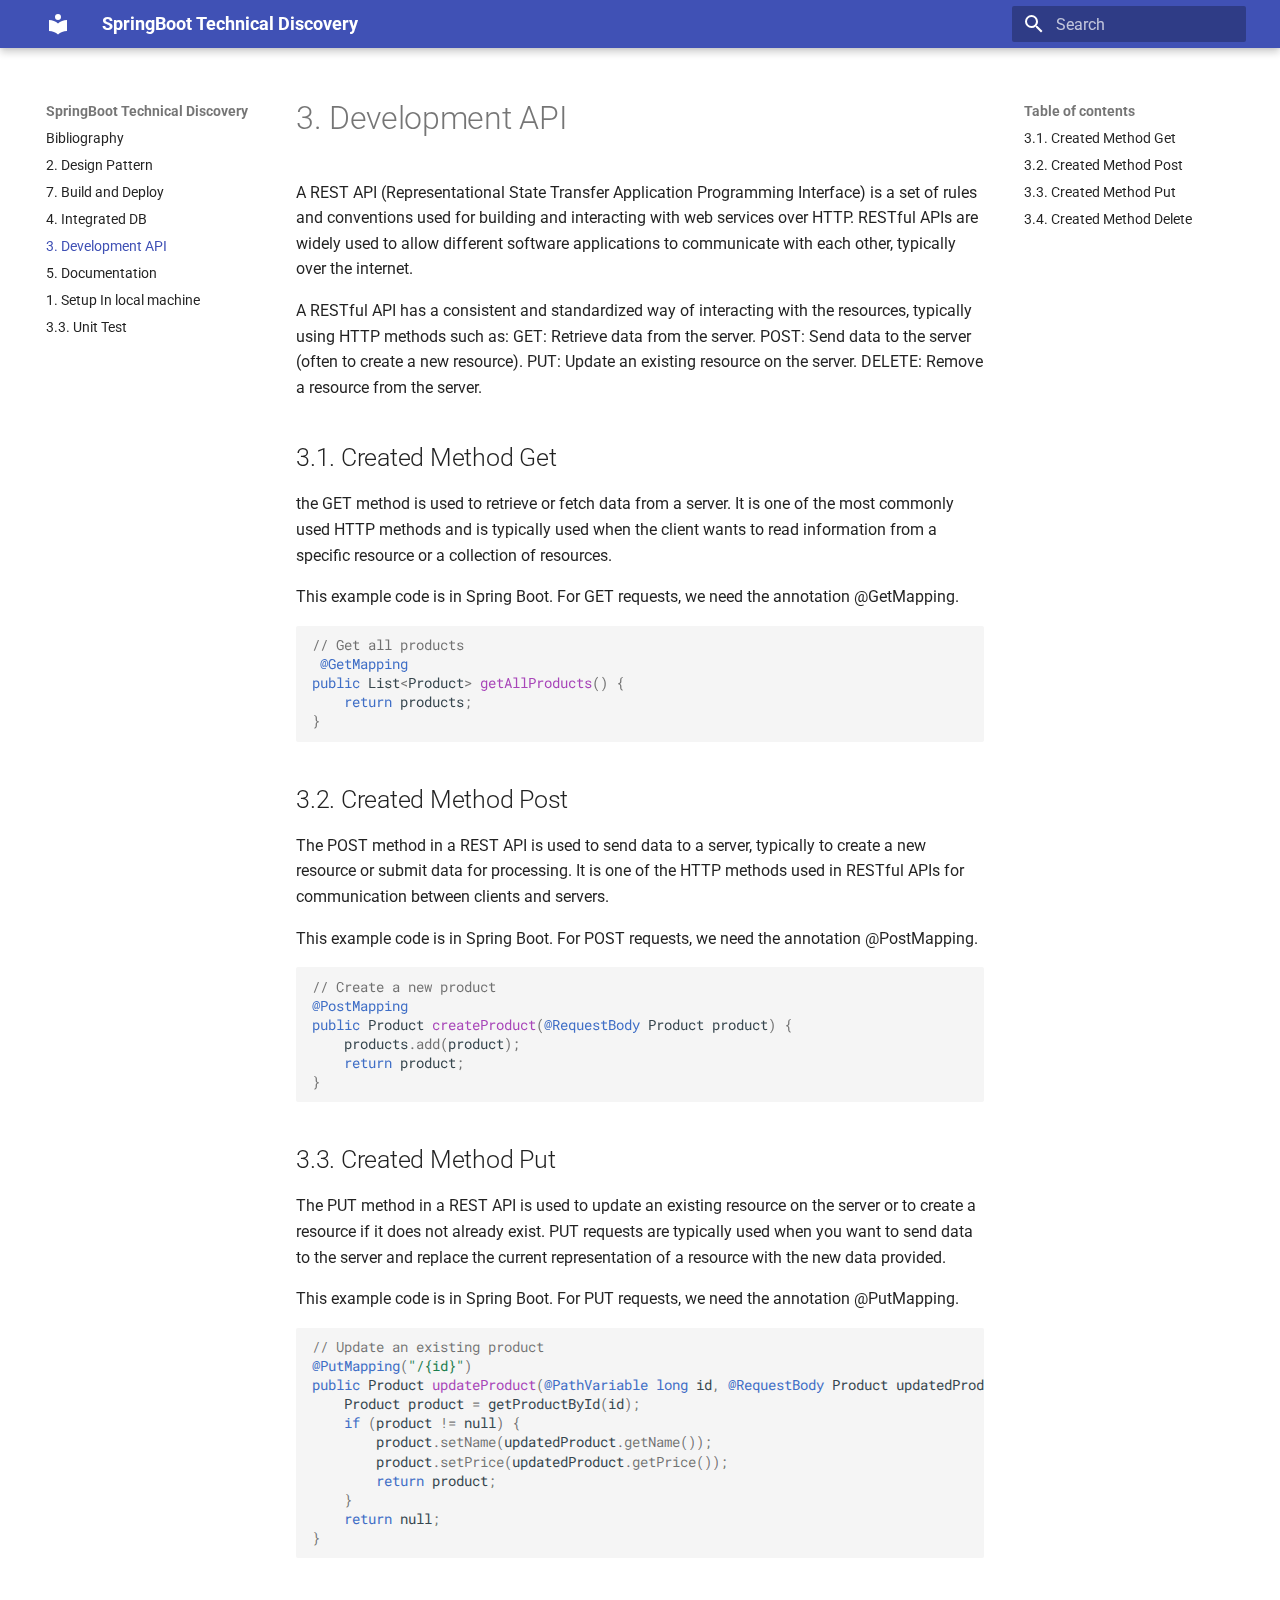
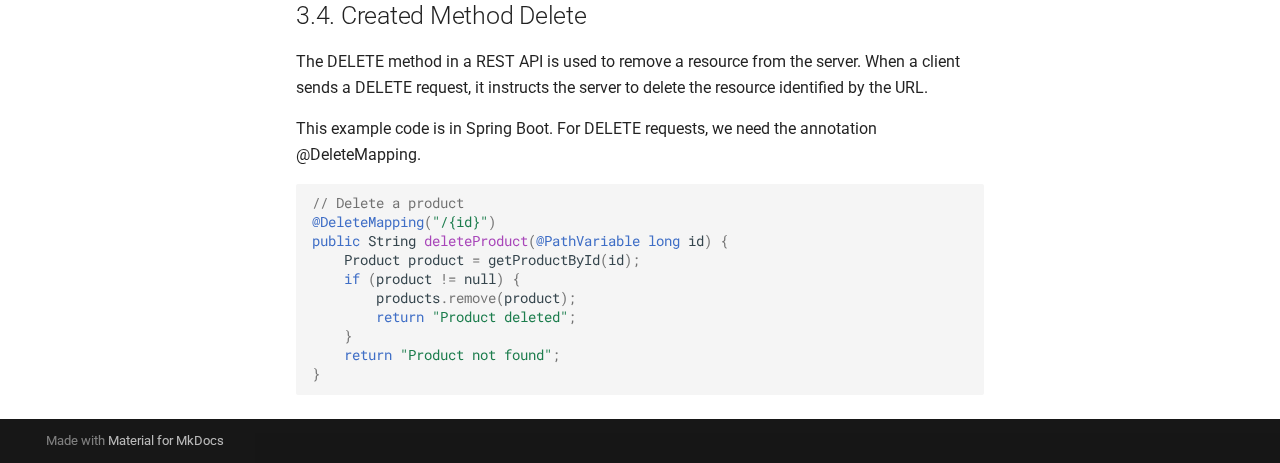
<file: doc/site/development/index.html>
<!doctype html>
<html lang="en" class="no-js">
  <head>
    
      <meta charset="utf-8">
      <meta name="viewport" content="width=device-width,initial-scale=1">
      
      
      
      
        <link rel="prev" href="../databaseConnection/">
      
      
        <link rel="next" href="../documentation/">
      
      
      <link rel="icon" href="../assets/images/favicon.png">
      <meta name="generator" content="mkdocs-1.6.1, mkdocs-material-9.6.9">
    
    
      
        <title>3. Development API - SpringBoot Technical Discovery</title>
      
    
    
      <link rel="stylesheet" href="../assets/stylesheets/main.4af4bdda.min.css">
      
      


    
    
      
    
    
      
        
        
        <link rel="preconnect" href="https://fonts.gstatic.com" crossorigin>
        <link rel="stylesheet" href="https://fonts.googleapis.com/css?family=Roboto:300,300i,400,400i,700,700i%7CRoboto+Mono:400,400i,700,700i&display=fallback">
        <style>:root{--md-text-font:"Roboto";--md-code-font:"Roboto Mono"}</style>
      
    
    
    <script>__md_scope=new URL("..",location),__md_hash=e=>[...e].reduce(((e,_)=>(e<<5)-e+_.charCodeAt(0)),0),__md_get=(e,_=localStorage,t=__md_scope)=>JSON.parse(_.getItem(t.pathname+"."+e)),__md_set=(e,_,t=localStorage,a=__md_scope)=>{try{t.setItem(a.pathname+"."+e,JSON.stringify(_))}catch(e){}}</script>
    
      

    
    
    
  </head>
  
  
    <body dir="ltr">
  
    
    <input class="md-toggle" data-md-toggle="drawer" type="checkbox" id="__drawer" autocomplete="off">
    <input class="md-toggle" data-md-toggle="search" type="checkbox" id="__search" autocomplete="off">
    <label class="md-overlay" for="__drawer"></label>
    <div data-md-component="skip">
      
        
        <a href="#3-development-api" class="md-skip">
          Skip to content
        </a>
      
    </div>
    <div data-md-component="announce">
      
    </div>
    
    
      

  

<header class="md-header md-header--shadow" data-md-component="header">
  <nav class="md-header__inner md-grid" aria-label="Header">
    <a href=".." title="SpringBoot Technical Discovery" class="md-header__button md-logo" aria-label="SpringBoot Technical Discovery" data-md-component="logo">
      
  
  <svg xmlns="http://www.w3.org/2000/svg" viewBox="0 0 24 24"><path d="M12 8a3 3 0 0 0 3-3 3 3 0 0 0-3-3 3 3 0 0 0-3 3 3 3 0 0 0 3 3m0 3.54C9.64 9.35 6.5 8 3 8v11c3.5 0 6.64 1.35 9 3.54 2.36-2.19 5.5-3.54 9-3.54V8c-3.5 0-6.64 1.35-9 3.54"/></svg>

    </a>
    <label class="md-header__button md-icon" for="__drawer">
      
      <svg xmlns="http://www.w3.org/2000/svg" viewBox="0 0 24 24"><path d="M3 6h18v2H3zm0 5h18v2H3zm0 5h18v2H3z"/></svg>
    </label>
    <div class="md-header__title" data-md-component="header-title">
      <div class="md-header__ellipsis">
        <div class="md-header__topic">
          <span class="md-ellipsis">
            SpringBoot Technical Discovery
          </span>
        </div>
        <div class="md-header__topic" data-md-component="header-topic">
          <span class="md-ellipsis">
            
              3. Development API
            
          </span>
        </div>
      </div>
    </div>
    
    
      <script>var palette=__md_get("__palette");if(palette&&palette.color){if("(prefers-color-scheme)"===palette.color.media){var media=matchMedia("(prefers-color-scheme: light)"),input=document.querySelector(media.matches?"[data-md-color-media='(prefers-color-scheme: light)']":"[data-md-color-media='(prefers-color-scheme: dark)']");palette.color.media=input.getAttribute("data-md-color-media"),palette.color.scheme=input.getAttribute("data-md-color-scheme"),palette.color.primary=input.getAttribute("data-md-color-primary"),palette.color.accent=input.getAttribute("data-md-color-accent")}for(var[key,value]of Object.entries(palette.color))document.body.setAttribute("data-md-color-"+key,value)}</script>
    
    
    
      <label class="md-header__button md-icon" for="__search">
        
        <svg xmlns="http://www.w3.org/2000/svg" viewBox="0 0 24 24"><path d="M9.5 3A6.5 6.5 0 0 1 16 9.5c0 1.61-.59 3.09-1.56 4.23l.27.27h.79l5 5-1.5 1.5-5-5v-.79l-.27-.27A6.52 6.52 0 0 1 9.5 16 6.5 6.5 0 0 1 3 9.5 6.5 6.5 0 0 1 9.5 3m0 2C7 5 5 7 5 9.5S7 14 9.5 14 14 12 14 9.5 12 5 9.5 5"/></svg>
      </label>
      <div class="md-search" data-md-component="search" role="dialog">
  <label class="md-search__overlay" for="__search"></label>
  <div class="md-search__inner" role="search">
    <form class="md-search__form" name="search">
      <input type="text" class="md-search__input" name="query" aria-label="Search" placeholder="Search" autocapitalize="off" autocorrect="off" autocomplete="off" spellcheck="false" data-md-component="search-query" required>
      <label class="md-search__icon md-icon" for="__search">
        
        <svg xmlns="http://www.w3.org/2000/svg" viewBox="0 0 24 24"><path d="M9.5 3A6.5 6.5 0 0 1 16 9.5c0 1.61-.59 3.09-1.56 4.23l.27.27h.79l5 5-1.5 1.5-5-5v-.79l-.27-.27A6.52 6.52 0 0 1 9.5 16 6.5 6.5 0 0 1 3 9.5 6.5 6.5 0 0 1 9.5 3m0 2C7 5 5 7 5 9.5S7 14 9.5 14 14 12 14 9.5 12 5 9.5 5"/></svg>
        
        <svg xmlns="http://www.w3.org/2000/svg" viewBox="0 0 24 24"><path d="M20 11v2H8l5.5 5.5-1.42 1.42L4.16 12l7.92-7.92L13.5 5.5 8 11z"/></svg>
      </label>
      <nav class="md-search__options" aria-label="Search">
        
        <button type="reset" class="md-search__icon md-icon" title="Clear" aria-label="Clear" tabindex="-1">
          
          <svg xmlns="http://www.w3.org/2000/svg" viewBox="0 0 24 24"><path d="M19 6.41 17.59 5 12 10.59 6.41 5 5 6.41 10.59 12 5 17.59 6.41 19 12 13.41 17.59 19 19 17.59 13.41 12z"/></svg>
        </button>
      </nav>
      
    </form>
    <div class="md-search__output">
      <div class="md-search__scrollwrap" tabindex="0" data-md-scrollfix>
        <div class="md-search-result" data-md-component="search-result">
          <div class="md-search-result__meta">
            Initializing search
          </div>
          <ol class="md-search-result__list" role="presentation"></ol>
        </div>
      </div>
    </div>
  </div>
</div>
    
    
  </nav>
  
</header>
    
    <div class="md-container" data-md-component="container">
      
      
        
          
        
      
      <main class="md-main" data-md-component="main">
        <div class="md-main__inner md-grid">
          
            
              
              <div class="md-sidebar md-sidebar--primary" data-md-component="sidebar" data-md-type="navigation" >
                <div class="md-sidebar__scrollwrap">
                  <div class="md-sidebar__inner">
                    



<nav class="md-nav md-nav--primary" aria-label="Navigation" data-md-level="0">
  <label class="md-nav__title" for="__drawer">
    <a href=".." title="SpringBoot Technical Discovery" class="md-nav__button md-logo" aria-label="SpringBoot Technical Discovery" data-md-component="logo">
      
  
  <svg xmlns="http://www.w3.org/2000/svg" viewBox="0 0 24 24"><path d="M12 8a3 3 0 0 0 3-3 3 3 0 0 0-3-3 3 3 0 0 0-3 3 3 3 0 0 0 3 3m0 3.54C9.64 9.35 6.5 8 3 8v11c3.5 0 6.64 1.35 9 3.54 2.36-2.19 5.5-3.54 9-3.54V8c-3.5 0-6.64 1.35-9 3.54"/></svg>

    </a>
    SpringBoot Technical Discovery
  </label>
  
  <ul class="md-nav__list" data-md-scrollfix>
    
      
      
  
  
  
  
    <li class="md-nav__item">
      <a href=".." class="md-nav__link">
        
  
  <span class="md-ellipsis">
    Bibliography
    
  </span>
  

      </a>
    </li>
  

    
      
      
  
  
  
  
    <li class="md-nav__item">
      <a href="../MVC/" class="md-nav__link">
        
  
  <span class="md-ellipsis">
    2. Design Pattern
    
  </span>
  

      </a>
    </li>
  

    
      
      
  
  
  
  
    <li class="md-nav__item">
      <a href="../buildanddeploy/" class="md-nav__link">
        
  
  <span class="md-ellipsis">
    7. Build and Deploy
    
  </span>
  

      </a>
    </li>
  

    
      
      
  
  
  
  
    <li class="md-nav__item">
      <a href="../databaseConnection/" class="md-nav__link">
        
  
  <span class="md-ellipsis">
    4. Integrated DB
    
  </span>
  

      </a>
    </li>
  

    
      
      
  
  
    
  
  
  
    <li class="md-nav__item md-nav__item--active">
      
      <input class="md-nav__toggle md-toggle" type="checkbox" id="__toc">
      
      
        
      
      
        <label class="md-nav__link md-nav__link--active" for="__toc">
          
  
  <span class="md-ellipsis">
    3. Development API
    
  </span>
  

          <span class="md-nav__icon md-icon"></span>
        </label>
      
      <a href="./" class="md-nav__link md-nav__link--active">
        
  
  <span class="md-ellipsis">
    3. Development API
    
  </span>
  

      </a>
      
        

<nav class="md-nav md-nav--secondary" aria-label="Table of contents">
  
  
  
    
  
  
    <label class="md-nav__title" for="__toc">
      <span class="md-nav__icon md-icon"></span>
      Table of contents
    </label>
    <ul class="md-nav__list" data-md-component="toc" data-md-scrollfix>
      
        <li class="md-nav__item">
  <a href="#31-created-method-get" class="md-nav__link">
    <span class="md-ellipsis">
      3.1. Created Method Get
    </span>
  </a>
  
</li>
      
        <li class="md-nav__item">
  <a href="#32-created-method-post" class="md-nav__link">
    <span class="md-ellipsis">
      3.2. Created Method Post
    </span>
  </a>
  
</li>
      
        <li class="md-nav__item">
  <a href="#33-created-method-put" class="md-nav__link">
    <span class="md-ellipsis">
      3.3. Created Method Put
    </span>
  </a>
  
</li>
      
        <li class="md-nav__item">
  <a href="#34-created-method-delete" class="md-nav__link">
    <span class="md-ellipsis">
      3.4. Created Method Delete
    </span>
  </a>
  
</li>
      
    </ul>
  
</nav>
      
    </li>
  

    
      
      
  
  
  
  
    <li class="md-nav__item">
      <a href="../documentation/" class="md-nav__link">
        
  
  <span class="md-ellipsis">
    5. Documentation
    
  </span>
  

      </a>
    </li>
  

    
      
      
  
  
  
  
    <li class="md-nav__item">
      <a href="../gettingStarted/" class="md-nav__link">
        
  
  <span class="md-ellipsis">
    1. Setup In local machine
    
  </span>
  

      </a>
    </li>
  

    
      
      
  
  
  
  
    <li class="md-nav__item">
      <a href="../unittest/" class="md-nav__link">
        
  
  <span class="md-ellipsis">
    3.3. Unit Test
    
  </span>
  

      </a>
    </li>
  

    
  </ul>
</nav>
                  </div>
                </div>
              </div>
            
            
              
              <div class="md-sidebar md-sidebar--secondary" data-md-component="sidebar" data-md-type="toc" >
                <div class="md-sidebar__scrollwrap">
                  <div class="md-sidebar__inner">
                    

<nav class="md-nav md-nav--secondary" aria-label="Table of contents">
  
  
  
    
  
  
    <label class="md-nav__title" for="__toc">
      <span class="md-nav__icon md-icon"></span>
      Table of contents
    </label>
    <ul class="md-nav__list" data-md-component="toc" data-md-scrollfix>
      
        <li class="md-nav__item">
  <a href="#31-created-method-get" class="md-nav__link">
    <span class="md-ellipsis">
      3.1. Created Method Get
    </span>
  </a>
  
</li>
      
        <li class="md-nav__item">
  <a href="#32-created-method-post" class="md-nav__link">
    <span class="md-ellipsis">
      3.2. Created Method Post
    </span>
  </a>
  
</li>
      
        <li class="md-nav__item">
  <a href="#33-created-method-put" class="md-nav__link">
    <span class="md-ellipsis">
      3.3. Created Method Put
    </span>
  </a>
  
</li>
      
        <li class="md-nav__item">
  <a href="#34-created-method-delete" class="md-nav__link">
    <span class="md-ellipsis">
      3.4. Created Method Delete
    </span>
  </a>
  
</li>
      
    </ul>
  
</nav>
                  </div>
                </div>
              </div>
            
          
          
            <div class="md-content" data-md-component="content">
              <article class="md-content__inner md-typeset">
                
                  



<h1 id="3-development-api">3. Development API</h1>
<p>A REST API (Representational State Transfer Application Programming Interface) is a set of rules and conventions used for building and interacting with web services over HTTP. RESTful APIs are widely used to allow different software applications to communicate with each other, typically over the internet.</p>
<p>A RESTful API has a consistent and standardized way of interacting with the resources, typically using HTTP methods such as:
GET: Retrieve data from the server.
POST: Send data to the server (often to create a new resource).
PUT: Update an existing resource on the server.
DELETE: Remove a resource from the server.</p>
<h2 id="31-created-method-get">3.1. Created Method Get</h2>
<p>the GET method is used to retrieve or fetch data from a server. It is one of the most commonly used HTTP methods and is typically used when the client wants to read information from a specific resource or a collection of resources.</p>
<p>This example code is in Spring Boot. For GET requests, we need the annotation @GetMapping.
<div class="highlight"><pre><span></span><code><span class="c1">// Get all products</span>
<span class="w"> </span><span class="nd">@GetMapping</span>
<span class="kd">public</span><span class="w"> </span><span class="n">List</span><span class="o">&lt;</span><span class="n">Product</span><span class="o">&gt;</span><span class="w"> </span><span class="nf">getAllProducts</span><span class="p">()</span><span class="w"> </span><span class="p">{</span>
<span class="w">    </span><span class="k">return</span><span class="w"> </span><span class="n">products</span><span class="p">;</span>
<span class="p">}</span>
</code></pre></div></p>
<h2 id="32-created-method-post">3.2. Created Method Post</h2>
<p>The POST method in a REST API is used to send data to a server, typically to create a new resource or submit data for processing. It is one of the HTTP methods used in RESTful APIs for communication between clients and servers.</p>
<p>This example code is in Spring Boot. For POST requests, we need the annotation @PostMapping.
<div class="highlight"><pre><span></span><code><span class="c1">// Create a new product</span>
<span class="nd">@PostMapping</span>
<span class="kd">public</span><span class="w"> </span><span class="n">Product</span><span class="w"> </span><span class="nf">createProduct</span><span class="p">(</span><span class="nd">@RequestBody</span><span class="w"> </span><span class="n">Product</span><span class="w"> </span><span class="n">product</span><span class="p">)</span><span class="w"> </span><span class="p">{</span>
<span class="w">    </span><span class="n">products</span><span class="p">.</span><span class="na">add</span><span class="p">(</span><span class="n">product</span><span class="p">);</span>
<span class="w">    </span><span class="k">return</span><span class="w"> </span><span class="n">product</span><span class="p">;</span>
<span class="p">}</span>
</code></pre></div></p>
<h2 id="33-created-method-put">3.3. Created Method Put</h2>
<p>The PUT method in a REST API is used to update an existing resource on the server or to create a resource if it does not already exist. PUT requests are typically used when you want to send data to the server and replace the current representation of a resource with the new data provided.</p>
<p>This example code is in Spring Boot. For PUT requests, we need the annotation @PutMapping.
<div class="highlight"><pre><span></span><code><span class="c1">// Update an existing product</span>
<span class="nd">@PutMapping</span><span class="p">(</span><span class="s">&quot;/{id}&quot;</span><span class="p">)</span>
<span class="kd">public</span><span class="w"> </span><span class="n">Product</span><span class="w"> </span><span class="nf">updateProduct</span><span class="p">(</span><span class="nd">@PathVariable</span><span class="w"> </span><span class="kt">long</span><span class="w"> </span><span class="n">id</span><span class="p">,</span><span class="w"> </span><span class="nd">@RequestBody</span><span class="w"> </span><span class="n">Product</span><span class="w"> </span><span class="n">updatedProduct</span><span class="p">)</span><span class="w"> </span><span class="p">{</span>
<span class="w">    </span><span class="n">Product</span><span class="w"> </span><span class="n">product</span><span class="w"> </span><span class="o">=</span><span class="w"> </span><span class="n">getProductById</span><span class="p">(</span><span class="n">id</span><span class="p">);</span>
<span class="w">    </span><span class="k">if</span><span class="w"> </span><span class="p">(</span><span class="n">product</span><span class="w"> </span><span class="o">!=</span><span class="w"> </span><span class="kc">null</span><span class="p">)</span><span class="w"> </span><span class="p">{</span>
<span class="w">        </span><span class="n">product</span><span class="p">.</span><span class="na">setName</span><span class="p">(</span><span class="n">updatedProduct</span><span class="p">.</span><span class="na">getName</span><span class="p">());</span>
<span class="w">        </span><span class="n">product</span><span class="p">.</span><span class="na">setPrice</span><span class="p">(</span><span class="n">updatedProduct</span><span class="p">.</span><span class="na">getPrice</span><span class="p">());</span>
<span class="w">        </span><span class="k">return</span><span class="w"> </span><span class="n">product</span><span class="p">;</span>
<span class="w">    </span><span class="p">}</span>
<span class="w">    </span><span class="k">return</span><span class="w"> </span><span class="kc">null</span><span class="p">;</span>
<span class="p">}</span>
</code></pre></div></p>
<h2 id="34-created-method-delete">3.4. Created Method Delete</h2>
<p>The DELETE method in a REST API is used to remove a resource from the server. When a client sends a DELETE request, it instructs the server to delete the resource identified by the URL.</p>
<p>This example code is in Spring Boot. For DELETE requests, we need the annotation @DeleteMapping.
<div class="highlight"><pre><span></span><code><span class="c1">// Delete a product</span>
<span class="nd">@DeleteMapping</span><span class="p">(</span><span class="s">&quot;/{id}&quot;</span><span class="p">)</span>
<span class="kd">public</span><span class="w"> </span><span class="n">String</span><span class="w"> </span><span class="nf">deleteProduct</span><span class="p">(</span><span class="nd">@PathVariable</span><span class="w"> </span><span class="kt">long</span><span class="w"> </span><span class="n">id</span><span class="p">)</span><span class="w"> </span><span class="p">{</span>
<span class="w">    </span><span class="n">Product</span><span class="w"> </span><span class="n">product</span><span class="w"> </span><span class="o">=</span><span class="w"> </span><span class="n">getProductById</span><span class="p">(</span><span class="n">id</span><span class="p">);</span>
<span class="w">    </span><span class="k">if</span><span class="w"> </span><span class="p">(</span><span class="n">product</span><span class="w"> </span><span class="o">!=</span><span class="w"> </span><span class="kc">null</span><span class="p">)</span><span class="w"> </span><span class="p">{</span>
<span class="w">        </span><span class="n">products</span><span class="p">.</span><span class="na">remove</span><span class="p">(</span><span class="n">product</span><span class="p">);</span>
<span class="w">        </span><span class="k">return</span><span class="w"> </span><span class="s">&quot;Product deleted&quot;</span><span class="p">;</span>
<span class="w">    </span><span class="p">}</span>
<span class="w">    </span><span class="k">return</span><span class="w"> </span><span class="s">&quot;Product not found&quot;</span><span class="p">;</span>
<span class="p">}</span>
</code></pre></div></p>












                
              </article>
            </div>
          
          
<script>var target=document.getElementById(location.hash.slice(1));target&&target.name&&(target.checked=target.name.startsWith("__tabbed_"))</script>
        </div>
        
      </main>
      
        <footer class="md-footer">
  
  <div class="md-footer-meta md-typeset">
    <div class="md-footer-meta__inner md-grid">
      <div class="md-copyright">
  
  
    Made with
    <a href="https://squidfunk.github.io/mkdocs-material/" target="_blank" rel="noopener">
      Material for MkDocs
    </a>
  
</div>
      
    </div>
  </div>
</footer>
      
    </div>
    <div class="md-dialog" data-md-component="dialog">
      <div class="md-dialog__inner md-typeset"></div>
    </div>
    
    
    <script id="__config" type="application/json">{"base": "..", "features": [], "search": "../assets/javascripts/workers/search.f8cc74c7.min.js", "translations": {"clipboard.copied": "Copied to clipboard", "clipboard.copy": "Copy to clipboard", "search.result.more.one": "1 more on this page", "search.result.more.other": "# more on this page", "search.result.none": "No matching documents", "search.result.one": "1 matching document", "search.result.other": "# matching documents", "search.result.placeholder": "Type to start searching", "search.result.term.missing": "Missing", "select.version": "Select version"}}</script>
    
    
      <script src="../assets/javascripts/bundle.c8b220af.min.js"></script>
      
    
  </body>
</html>
</file>
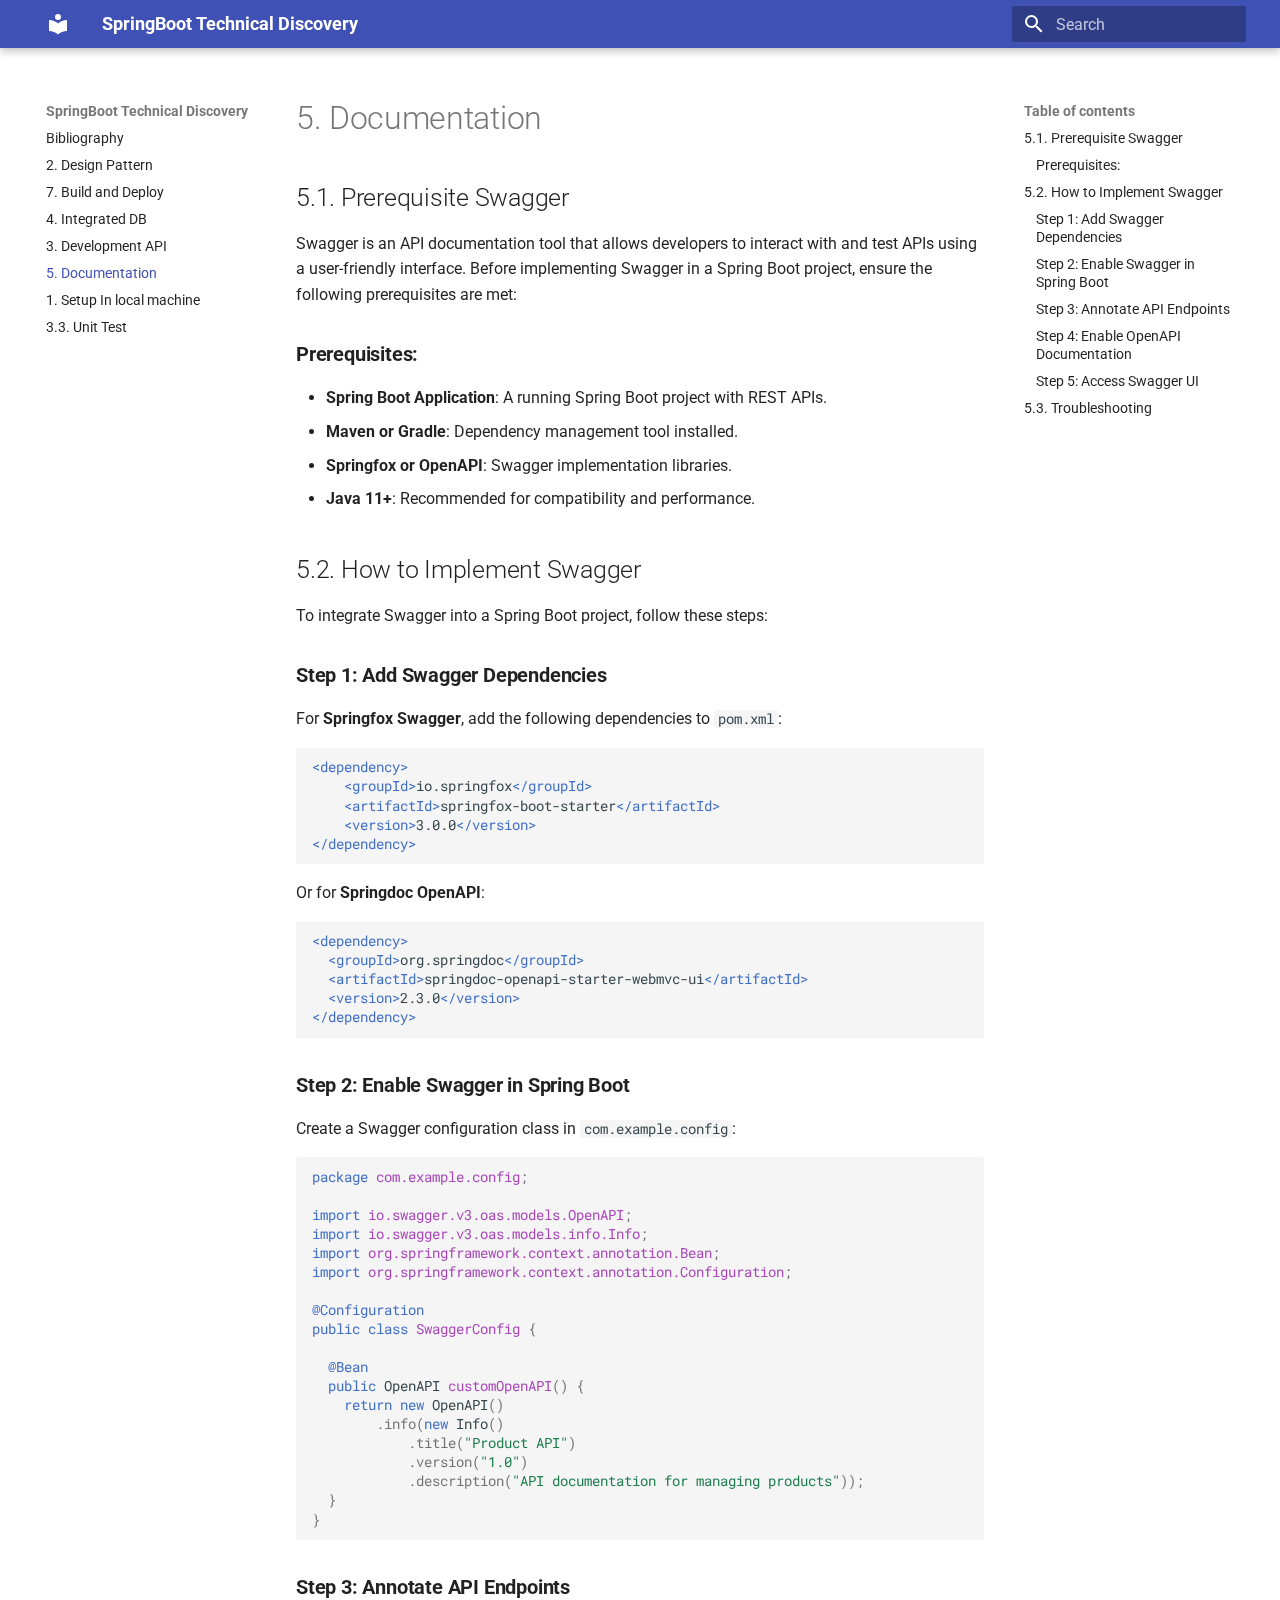
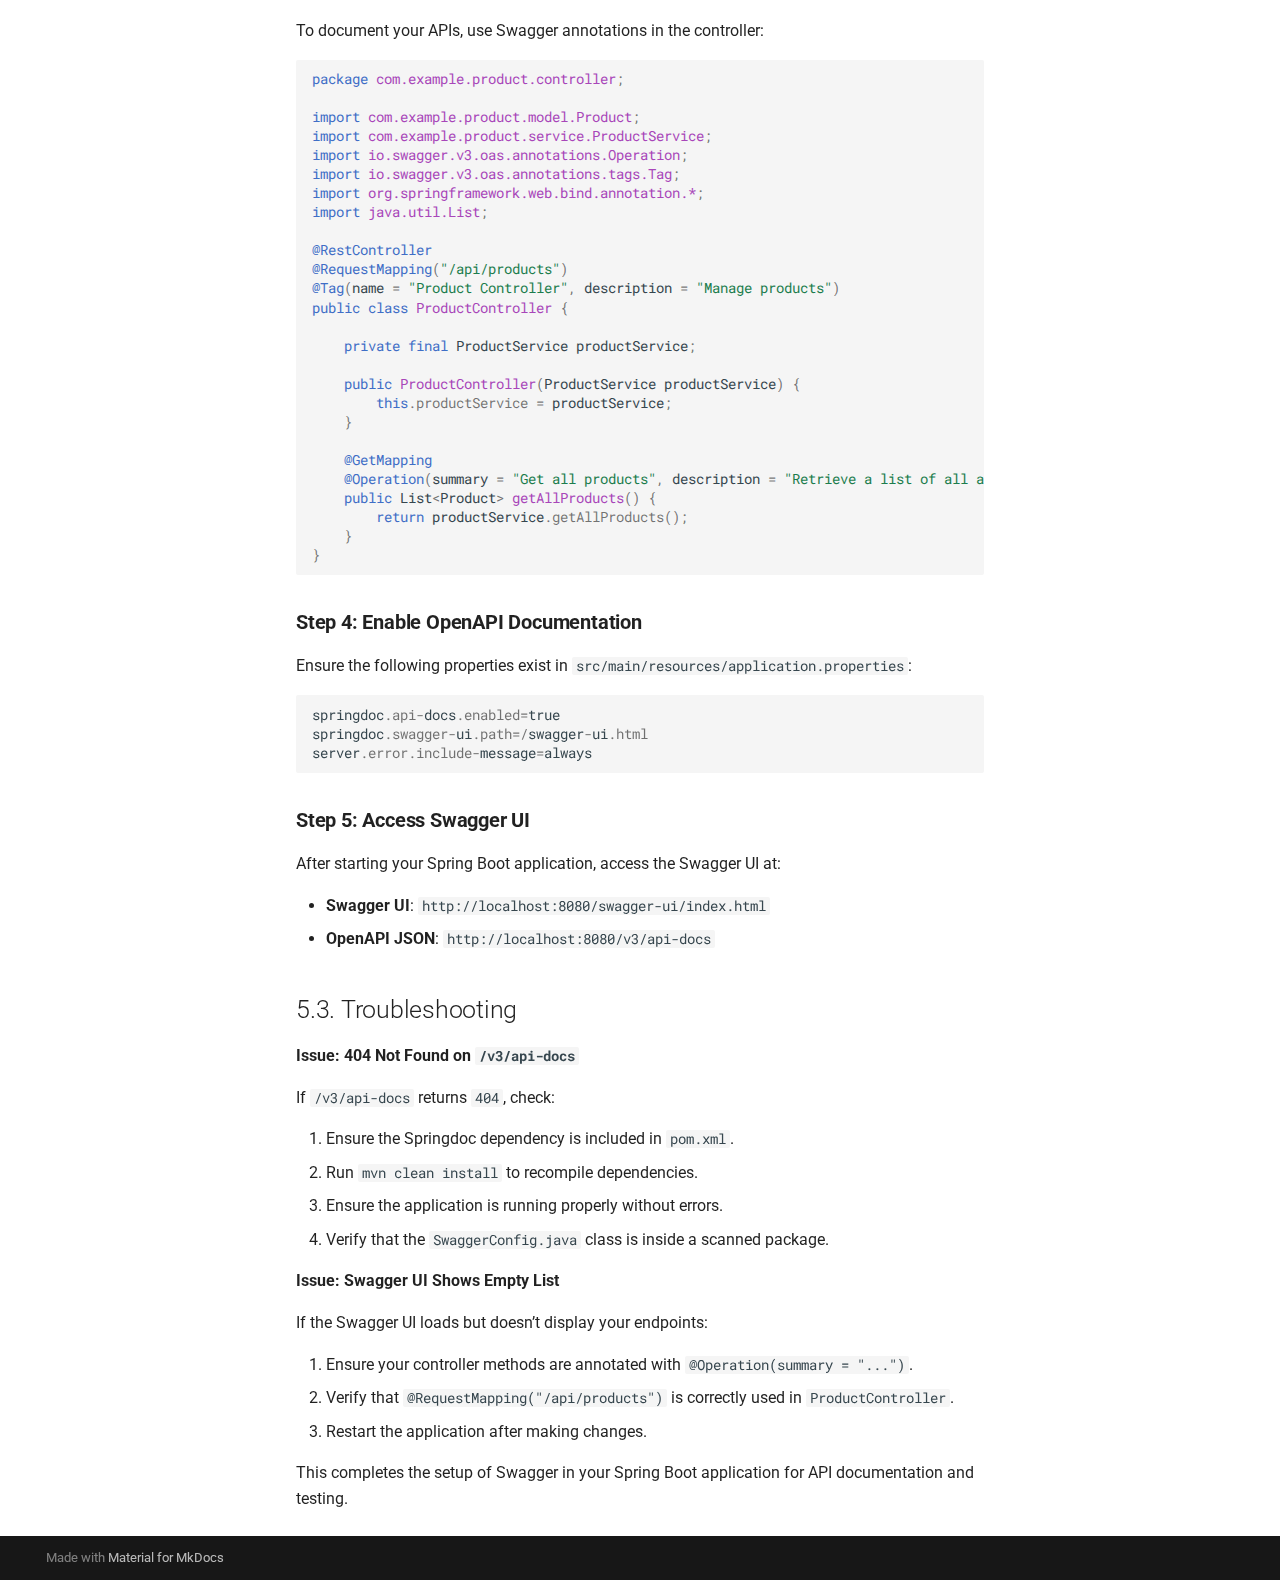
<file: doc/site/documentation/index.html>
<!doctype html>
<html lang="en" class="no-js">
  <head>
    
      <meta charset="utf-8">
      <meta name="viewport" content="width=device-width,initial-scale=1">
      
      
      
      
        <link rel="prev" href="../development/">
      
      
        <link rel="next" href="../gettingStarted/">
      
      
      <link rel="icon" href="../assets/images/favicon.png">
      <meta name="generator" content="mkdocs-1.6.1, mkdocs-material-9.6.9">
    
    
      
        <title>5. Documentation - SpringBoot Technical Discovery</title>
      
    
    
      <link rel="stylesheet" href="../assets/stylesheets/main.4af4bdda.min.css">
      
      


    
    
      
    
    
      
        
        
        <link rel="preconnect" href="https://fonts.gstatic.com" crossorigin>
        <link rel="stylesheet" href="https://fonts.googleapis.com/css?family=Roboto:300,300i,400,400i,700,700i%7CRoboto+Mono:400,400i,700,700i&display=fallback">
        <style>:root{--md-text-font:"Roboto";--md-code-font:"Roboto Mono"}</style>
      
    
    
    <script>__md_scope=new URL("..",location),__md_hash=e=>[...e].reduce(((e,_)=>(e<<5)-e+_.charCodeAt(0)),0),__md_get=(e,_=localStorage,t=__md_scope)=>JSON.parse(_.getItem(t.pathname+"."+e)),__md_set=(e,_,t=localStorage,a=__md_scope)=>{try{t.setItem(a.pathname+"."+e,JSON.stringify(_))}catch(e){}}</script>
    
      

    
    
    
  </head>
  
  
    <body dir="ltr">
  
    
    <input class="md-toggle" data-md-toggle="drawer" type="checkbox" id="__drawer" autocomplete="off">
    <input class="md-toggle" data-md-toggle="search" type="checkbox" id="__search" autocomplete="off">
    <label class="md-overlay" for="__drawer"></label>
    <div data-md-component="skip">
      
        
        <a href="#5-documentation" class="md-skip">
          Skip to content
        </a>
      
    </div>
    <div data-md-component="announce">
      
    </div>
    
    
      

  

<header class="md-header md-header--shadow" data-md-component="header">
  <nav class="md-header__inner md-grid" aria-label="Header">
    <a href=".." title="SpringBoot Technical Discovery" class="md-header__button md-logo" aria-label="SpringBoot Technical Discovery" data-md-component="logo">
      
  
  <svg xmlns="http://www.w3.org/2000/svg" viewBox="0 0 24 24"><path d="M12 8a3 3 0 0 0 3-3 3 3 0 0 0-3-3 3 3 0 0 0-3 3 3 3 0 0 0 3 3m0 3.54C9.64 9.35 6.5 8 3 8v11c3.5 0 6.64 1.35 9 3.54 2.36-2.19 5.5-3.54 9-3.54V8c-3.5 0-6.64 1.35-9 3.54"/></svg>

    </a>
    <label class="md-header__button md-icon" for="__drawer">
      
      <svg xmlns="http://www.w3.org/2000/svg" viewBox="0 0 24 24"><path d="M3 6h18v2H3zm0 5h18v2H3zm0 5h18v2H3z"/></svg>
    </label>
    <div class="md-header__title" data-md-component="header-title">
      <div class="md-header__ellipsis">
        <div class="md-header__topic">
          <span class="md-ellipsis">
            SpringBoot Technical Discovery
          </span>
        </div>
        <div class="md-header__topic" data-md-component="header-topic">
          <span class="md-ellipsis">
            
              5. Documentation
            
          </span>
        </div>
      </div>
    </div>
    
    
      <script>var palette=__md_get("__palette");if(palette&&palette.color){if("(prefers-color-scheme)"===palette.color.media){var media=matchMedia("(prefers-color-scheme: light)"),input=document.querySelector(media.matches?"[data-md-color-media='(prefers-color-scheme: light)']":"[data-md-color-media='(prefers-color-scheme: dark)']");palette.color.media=input.getAttribute("data-md-color-media"),palette.color.scheme=input.getAttribute("data-md-color-scheme"),palette.color.primary=input.getAttribute("data-md-color-primary"),palette.color.accent=input.getAttribute("data-md-color-accent")}for(var[key,value]of Object.entries(palette.color))document.body.setAttribute("data-md-color-"+key,value)}</script>
    
    
    
      <label class="md-header__button md-icon" for="__search">
        
        <svg xmlns="http://www.w3.org/2000/svg" viewBox="0 0 24 24"><path d="M9.5 3A6.5 6.5 0 0 1 16 9.5c0 1.61-.59 3.09-1.56 4.23l.27.27h.79l5 5-1.5 1.5-5-5v-.79l-.27-.27A6.52 6.52 0 0 1 9.5 16 6.5 6.5 0 0 1 3 9.5 6.5 6.5 0 0 1 9.5 3m0 2C7 5 5 7 5 9.5S7 14 9.5 14 14 12 14 9.5 12 5 9.5 5"/></svg>
      </label>
      <div class="md-search" data-md-component="search" role="dialog">
  <label class="md-search__overlay" for="__search"></label>
  <div class="md-search__inner" role="search">
    <form class="md-search__form" name="search">
      <input type="text" class="md-search__input" name="query" aria-label="Search" placeholder="Search" autocapitalize="off" autocorrect="off" autocomplete="off" spellcheck="false" data-md-component="search-query" required>
      <label class="md-search__icon md-icon" for="__search">
        
        <svg xmlns="http://www.w3.org/2000/svg" viewBox="0 0 24 24"><path d="M9.5 3A6.5 6.5 0 0 1 16 9.5c0 1.61-.59 3.09-1.56 4.23l.27.27h.79l5 5-1.5 1.5-5-5v-.79l-.27-.27A6.52 6.52 0 0 1 9.5 16 6.5 6.5 0 0 1 3 9.5 6.5 6.5 0 0 1 9.5 3m0 2C7 5 5 7 5 9.5S7 14 9.5 14 14 12 14 9.5 12 5 9.5 5"/></svg>
        
        <svg xmlns="http://www.w3.org/2000/svg" viewBox="0 0 24 24"><path d="M20 11v2H8l5.5 5.5-1.42 1.42L4.16 12l7.92-7.92L13.5 5.5 8 11z"/></svg>
      </label>
      <nav class="md-search__options" aria-label="Search">
        
        <button type="reset" class="md-search__icon md-icon" title="Clear" aria-label="Clear" tabindex="-1">
          
          <svg xmlns="http://www.w3.org/2000/svg" viewBox="0 0 24 24"><path d="M19 6.41 17.59 5 12 10.59 6.41 5 5 6.41 10.59 12 5 17.59 6.41 19 12 13.41 17.59 19 19 17.59 13.41 12z"/></svg>
        </button>
      </nav>
      
    </form>
    <div class="md-search__output">
      <div class="md-search__scrollwrap" tabindex="0" data-md-scrollfix>
        <div class="md-search-result" data-md-component="search-result">
          <div class="md-search-result__meta">
            Initializing search
          </div>
          <ol class="md-search-result__list" role="presentation"></ol>
        </div>
      </div>
    </div>
  </div>
</div>
    
    
  </nav>
  
</header>
    
    <div class="md-container" data-md-component="container">
      
      
        
          
        
      
      <main class="md-main" data-md-component="main">
        <div class="md-main__inner md-grid">
          
            
              
              <div class="md-sidebar md-sidebar--primary" data-md-component="sidebar" data-md-type="navigation" >
                <div class="md-sidebar__scrollwrap">
                  <div class="md-sidebar__inner">
                    



<nav class="md-nav md-nav--primary" aria-label="Navigation" data-md-level="0">
  <label class="md-nav__title" for="__drawer">
    <a href=".." title="SpringBoot Technical Discovery" class="md-nav__button md-logo" aria-label="SpringBoot Technical Discovery" data-md-component="logo">
      
  
  <svg xmlns="http://www.w3.org/2000/svg" viewBox="0 0 24 24"><path d="M12 8a3 3 0 0 0 3-3 3 3 0 0 0-3-3 3 3 0 0 0-3 3 3 3 0 0 0 3 3m0 3.54C9.64 9.35 6.5 8 3 8v11c3.5 0 6.64 1.35 9 3.54 2.36-2.19 5.5-3.54 9-3.54V8c-3.5 0-6.64 1.35-9 3.54"/></svg>

    </a>
    SpringBoot Technical Discovery
  </label>
  
  <ul class="md-nav__list" data-md-scrollfix>
    
      
      
  
  
  
  
    <li class="md-nav__item">
      <a href=".." class="md-nav__link">
        
  
  <span class="md-ellipsis">
    Bibliography
    
  </span>
  

      </a>
    </li>
  

    
      
      
  
  
  
  
    <li class="md-nav__item">
      <a href="../MVC/" class="md-nav__link">
        
  
  <span class="md-ellipsis">
    2. Design Pattern
    
  </span>
  

      </a>
    </li>
  

    
      
      
  
  
  
  
    <li class="md-nav__item">
      <a href="../buildanddeploy/" class="md-nav__link">
        
  
  <span class="md-ellipsis">
    7. Build and Deploy
    
  </span>
  

      </a>
    </li>
  

    
      
      
  
  
  
  
    <li class="md-nav__item">
      <a href="../databaseConnection/" class="md-nav__link">
        
  
  <span class="md-ellipsis">
    4. Integrated DB
    
  </span>
  

      </a>
    </li>
  

    
      
      
  
  
  
  
    <li class="md-nav__item">
      <a href="../development/" class="md-nav__link">
        
  
  <span class="md-ellipsis">
    3. Development API
    
  </span>
  

      </a>
    </li>
  

    
      
      
  
  
    
  
  
  
    <li class="md-nav__item md-nav__item--active">
      
      <input class="md-nav__toggle md-toggle" type="checkbox" id="__toc">
      
      
        
      
      
        <label class="md-nav__link md-nav__link--active" for="__toc">
          
  
  <span class="md-ellipsis">
    5. Documentation
    
  </span>
  

          <span class="md-nav__icon md-icon"></span>
        </label>
      
      <a href="./" class="md-nav__link md-nav__link--active">
        
  
  <span class="md-ellipsis">
    5. Documentation
    
  </span>
  

      </a>
      
        

<nav class="md-nav md-nav--secondary" aria-label="Table of contents">
  
  
  
    
  
  
    <label class="md-nav__title" for="__toc">
      <span class="md-nav__icon md-icon"></span>
      Table of contents
    </label>
    <ul class="md-nav__list" data-md-component="toc" data-md-scrollfix>
      
        <li class="md-nav__item">
  <a href="#51-prerequisite-swagger" class="md-nav__link">
    <span class="md-ellipsis">
      5.1. Prerequisite Swagger
    </span>
  </a>
  
    <nav class="md-nav" aria-label="5.1. Prerequisite Swagger">
      <ul class="md-nav__list">
        
          <li class="md-nav__item">
  <a href="#prerequisites" class="md-nav__link">
    <span class="md-ellipsis">
      Prerequisites:
    </span>
  </a>
  
</li>
        
      </ul>
    </nav>
  
</li>
      
        <li class="md-nav__item">
  <a href="#52-how-to-implement-swagger" class="md-nav__link">
    <span class="md-ellipsis">
      5.2. How to Implement Swagger
    </span>
  </a>
  
    <nav class="md-nav" aria-label="5.2. How to Implement Swagger">
      <ul class="md-nav__list">
        
          <li class="md-nav__item">
  <a href="#step-1-add-swagger-dependencies" class="md-nav__link">
    <span class="md-ellipsis">
      Step 1: Add Swagger Dependencies
    </span>
  </a>
  
</li>
        
          <li class="md-nav__item">
  <a href="#step-2-enable-swagger-in-spring-boot" class="md-nav__link">
    <span class="md-ellipsis">
      Step 2: Enable Swagger in Spring Boot
    </span>
  </a>
  
</li>
        
          <li class="md-nav__item">
  <a href="#step-3-annotate-api-endpoints" class="md-nav__link">
    <span class="md-ellipsis">
      Step 3: Annotate API Endpoints
    </span>
  </a>
  
</li>
        
          <li class="md-nav__item">
  <a href="#step-4-enable-openapi-documentation" class="md-nav__link">
    <span class="md-ellipsis">
      Step 4: Enable OpenAPI Documentation
    </span>
  </a>
  
</li>
        
          <li class="md-nav__item">
  <a href="#step-5-access-swagger-ui" class="md-nav__link">
    <span class="md-ellipsis">
      Step 5: Access Swagger UI
    </span>
  </a>
  
</li>
        
      </ul>
    </nav>
  
</li>
      
        <li class="md-nav__item">
  <a href="#53-troubleshooting" class="md-nav__link">
    <span class="md-ellipsis">
      5.3. Troubleshooting
    </span>
  </a>
  
</li>
      
    </ul>
  
</nav>
      
    </li>
  

    
      
      
  
  
  
  
    <li class="md-nav__item">
      <a href="../gettingStarted/" class="md-nav__link">
        
  
  <span class="md-ellipsis">
    1. Setup In local machine
    
  </span>
  

      </a>
    </li>
  

    
      
      
  
  
  
  
    <li class="md-nav__item">
      <a href="../unittest/" class="md-nav__link">
        
  
  <span class="md-ellipsis">
    3.3. Unit Test
    
  </span>
  

      </a>
    </li>
  

    
  </ul>
</nav>
                  </div>
                </div>
              </div>
            
            
              
              <div class="md-sidebar md-sidebar--secondary" data-md-component="sidebar" data-md-type="toc" >
                <div class="md-sidebar__scrollwrap">
                  <div class="md-sidebar__inner">
                    

<nav class="md-nav md-nav--secondary" aria-label="Table of contents">
  
  
  
    
  
  
    <label class="md-nav__title" for="__toc">
      <span class="md-nav__icon md-icon"></span>
      Table of contents
    </label>
    <ul class="md-nav__list" data-md-component="toc" data-md-scrollfix>
      
        <li class="md-nav__item">
  <a href="#51-prerequisite-swagger" class="md-nav__link">
    <span class="md-ellipsis">
      5.1. Prerequisite Swagger
    </span>
  </a>
  
    <nav class="md-nav" aria-label="5.1. Prerequisite Swagger">
      <ul class="md-nav__list">
        
          <li class="md-nav__item">
  <a href="#prerequisites" class="md-nav__link">
    <span class="md-ellipsis">
      Prerequisites:
    </span>
  </a>
  
</li>
        
      </ul>
    </nav>
  
</li>
      
        <li class="md-nav__item">
  <a href="#52-how-to-implement-swagger" class="md-nav__link">
    <span class="md-ellipsis">
      5.2. How to Implement Swagger
    </span>
  </a>
  
    <nav class="md-nav" aria-label="5.2. How to Implement Swagger">
      <ul class="md-nav__list">
        
          <li class="md-nav__item">
  <a href="#step-1-add-swagger-dependencies" class="md-nav__link">
    <span class="md-ellipsis">
      Step 1: Add Swagger Dependencies
    </span>
  </a>
  
</li>
        
          <li class="md-nav__item">
  <a href="#step-2-enable-swagger-in-spring-boot" class="md-nav__link">
    <span class="md-ellipsis">
      Step 2: Enable Swagger in Spring Boot
    </span>
  </a>
  
</li>
        
          <li class="md-nav__item">
  <a href="#step-3-annotate-api-endpoints" class="md-nav__link">
    <span class="md-ellipsis">
      Step 3: Annotate API Endpoints
    </span>
  </a>
  
</li>
        
          <li class="md-nav__item">
  <a href="#step-4-enable-openapi-documentation" class="md-nav__link">
    <span class="md-ellipsis">
      Step 4: Enable OpenAPI Documentation
    </span>
  </a>
  
</li>
        
          <li class="md-nav__item">
  <a href="#step-5-access-swagger-ui" class="md-nav__link">
    <span class="md-ellipsis">
      Step 5: Access Swagger UI
    </span>
  </a>
  
</li>
        
      </ul>
    </nav>
  
</li>
      
        <li class="md-nav__item">
  <a href="#53-troubleshooting" class="md-nav__link">
    <span class="md-ellipsis">
      5.3. Troubleshooting
    </span>
  </a>
  
</li>
      
    </ul>
  
</nav>
                  </div>
                </div>
              </div>
            
          
          
            <div class="md-content" data-md-component="content">
              <article class="md-content__inner md-typeset">
                
                  



<h1 id="5-documentation">5. Documentation</h1>
<h2 id="51-prerequisite-swagger">5.1. Prerequisite Swagger</h2>
<p>Swagger is an API documentation tool that allows developers to interact with and test APIs using a user-friendly interface. Before implementing Swagger in a Spring Boot project, ensure the following prerequisites are met:</p>
<h3 id="prerequisites"><strong>Prerequisites:</strong></h3>
<ul>
<li><strong>Spring Boot Application</strong>: A running Spring Boot project with REST APIs.</li>
<li><strong>Maven or Gradle</strong>: Dependency management tool installed.</li>
<li><strong>Springfox or OpenAPI</strong>: Swagger implementation libraries.</li>
<li><strong>Java 11+</strong>: Recommended for compatibility and performance.</li>
</ul>
<h2 id="52-how-to-implement-swagger">5.2. How to Implement Swagger</h2>
<p>To integrate Swagger into a Spring Boot project, follow these steps:</p>
<h3 id="step-1-add-swagger-dependencies"><strong>Step 1: Add Swagger Dependencies</strong></h3>
<p>For <strong>Springfox Swagger</strong>, add the following dependencies to <code>pom.xml</code>:</p>
<div class="highlight"><pre><span></span><code><span class="nt">&lt;dependency&gt;</span>
<span class="w">    </span><span class="nt">&lt;groupId&gt;</span>io.springfox<span class="nt">&lt;/groupId&gt;</span>
<span class="w">    </span><span class="nt">&lt;artifactId&gt;</span>springfox-boot-starter<span class="nt">&lt;/artifactId&gt;</span>
<span class="w">    </span><span class="nt">&lt;version&gt;</span>3.0.0<span class="nt">&lt;/version&gt;</span>
<span class="nt">&lt;/dependency&gt;</span>
</code></pre></div>
<p>Or for <strong>Springdoc OpenAPI</strong>:</p>
<div class="highlight"><pre><span></span><code><span class="nt">&lt;dependency&gt;</span>
<span class="w">  </span><span class="nt">&lt;groupId&gt;</span>org.springdoc<span class="nt">&lt;/groupId&gt;</span>
<span class="w">  </span><span class="nt">&lt;artifactId&gt;</span>springdoc-openapi-starter-webmvc-ui<span class="nt">&lt;/artifactId&gt;</span>
<span class="w">  </span><span class="nt">&lt;version&gt;</span>2.3.0<span class="nt">&lt;/version&gt;</span>
<span class="nt">&lt;/dependency&gt;</span>
</code></pre></div>
<h3 id="step-2-enable-swagger-in-spring-boot"><strong>Step 2: Enable Swagger in Spring Boot</strong></h3>
<p>Create a Swagger configuration class in <code>com.example.config</code>:</p>
<div class="highlight"><pre><span></span><code><span class="kn">package</span><span class="w"> </span><span class="nn">com.example.config</span><span class="p">;</span>

<span class="kn">import</span><span class="w"> </span><span class="nn">io.swagger.v3.oas.models.OpenAPI</span><span class="p">;</span>
<span class="kn">import</span><span class="w"> </span><span class="nn">io.swagger.v3.oas.models.info.Info</span><span class="p">;</span>
<span class="kn">import</span><span class="w"> </span><span class="nn">org.springframework.context.annotation.Bean</span><span class="p">;</span>
<span class="kn">import</span><span class="w"> </span><span class="nn">org.springframework.context.annotation.Configuration</span><span class="p">;</span>

<span class="nd">@Configuration</span>
<span class="kd">public</span><span class="w"> </span><span class="kd">class</span> <span class="nc">SwaggerConfig</span><span class="w"> </span><span class="p">{</span>

<span class="w">  </span><span class="nd">@Bean</span>
<span class="w">  </span><span class="kd">public</span><span class="w"> </span><span class="n">OpenAPI</span><span class="w"> </span><span class="nf">customOpenAPI</span><span class="p">()</span><span class="w"> </span><span class="p">{</span>
<span class="w">    </span><span class="k">return</span><span class="w"> </span><span class="k">new</span><span class="w"> </span><span class="n">OpenAPI</span><span class="p">()</span>
<span class="w">        </span><span class="p">.</span><span class="na">info</span><span class="p">(</span><span class="k">new</span><span class="w"> </span><span class="n">Info</span><span class="p">()</span>
<span class="w">            </span><span class="p">.</span><span class="na">title</span><span class="p">(</span><span class="s">&quot;Product API&quot;</span><span class="p">)</span>
<span class="w">            </span><span class="p">.</span><span class="na">version</span><span class="p">(</span><span class="s">&quot;1.0&quot;</span><span class="p">)</span>
<span class="w">            </span><span class="p">.</span><span class="na">description</span><span class="p">(</span><span class="s">&quot;API documentation for managing products&quot;</span><span class="p">));</span>
<span class="w">  </span><span class="p">}</span>
<span class="p">}</span>
</code></pre></div>
<h3 id="step-3-annotate-api-endpoints"><strong>Step 3: Annotate API Endpoints</strong></h3>
<p>To document your APIs, use Swagger annotations in the controller:</p>
<div class="highlight"><pre><span></span><code><span class="kn">package</span><span class="w"> </span><span class="nn">com.example.product.controller</span><span class="p">;</span>

<span class="kn">import</span><span class="w"> </span><span class="nn">com.example.product.model.Product</span><span class="p">;</span>
<span class="kn">import</span><span class="w"> </span><span class="nn">com.example.product.service.ProductService</span><span class="p">;</span>
<span class="kn">import</span><span class="w"> </span><span class="nn">io.swagger.v3.oas.annotations.Operation</span><span class="p">;</span>
<span class="kn">import</span><span class="w"> </span><span class="nn">io.swagger.v3.oas.annotations.tags.Tag</span><span class="p">;</span>
<span class="kn">import</span><span class="w"> </span><span class="nn">org.springframework.web.bind.annotation.*</span><span class="p">;</span>
<span class="kn">import</span><span class="w"> </span><span class="nn">java.util.List</span><span class="p">;</span>

<span class="nd">@RestController</span>
<span class="nd">@RequestMapping</span><span class="p">(</span><span class="s">&quot;/api/products&quot;</span><span class="p">)</span>
<span class="nd">@Tag</span><span class="p">(</span><span class="n">name</span><span class="w"> </span><span class="o">=</span><span class="w"> </span><span class="s">&quot;Product Controller&quot;</span><span class="p">,</span><span class="w"> </span><span class="n">description</span><span class="w"> </span><span class="o">=</span><span class="w"> </span><span class="s">&quot;Manage products&quot;</span><span class="p">)</span>
<span class="kd">public</span><span class="w"> </span><span class="kd">class</span> <span class="nc">ProductController</span><span class="w"> </span><span class="p">{</span>

<span class="w">    </span><span class="kd">private</span><span class="w"> </span><span class="kd">final</span><span class="w"> </span><span class="n">ProductService</span><span class="w"> </span><span class="n">productService</span><span class="p">;</span>

<span class="w">    </span><span class="kd">public</span><span class="w"> </span><span class="nf">ProductController</span><span class="p">(</span><span class="n">ProductService</span><span class="w"> </span><span class="n">productService</span><span class="p">)</span><span class="w"> </span><span class="p">{</span>
<span class="w">        </span><span class="k">this</span><span class="p">.</span><span class="na">productService</span><span class="w"> </span><span class="o">=</span><span class="w"> </span><span class="n">productService</span><span class="p">;</span>
<span class="w">    </span><span class="p">}</span>

<span class="w">    </span><span class="nd">@GetMapping</span>
<span class="w">    </span><span class="nd">@Operation</span><span class="p">(</span><span class="n">summary</span><span class="w"> </span><span class="o">=</span><span class="w"> </span><span class="s">&quot;Get all products&quot;</span><span class="p">,</span><span class="w"> </span><span class="n">description</span><span class="w"> </span><span class="o">=</span><span class="w"> </span><span class="s">&quot;Retrieve a list of all available products&quot;</span><span class="p">)</span>
<span class="w">    </span><span class="kd">public</span><span class="w"> </span><span class="n">List</span><span class="o">&lt;</span><span class="n">Product</span><span class="o">&gt;</span><span class="w"> </span><span class="nf">getAllProducts</span><span class="p">()</span><span class="w"> </span><span class="p">{</span>
<span class="w">        </span><span class="k">return</span><span class="w"> </span><span class="n">productService</span><span class="p">.</span><span class="na">getAllProducts</span><span class="p">();</span>
<span class="w">    </span><span class="p">}</span>
<span class="p">}</span>
</code></pre></div>
<h3 id="step-4-enable-openapi-documentation"><strong>Step 4: Enable OpenAPI Documentation</strong></h3>
<p>Ensure the following properties exist in <code>src/main/resources/application.properties</code>:</p>
<div class="highlight"><pre><span></span><code><span class="n">springdoc</span><span class="p">.</span><span class="na">api</span><span class="o">-</span><span class="n">docs</span><span class="p">.</span><span class="na">enabled</span><span class="o">=</span><span class="kc">true</span>
<span class="n">springdoc</span><span class="p">.</span><span class="na">swagger</span><span class="o">-</span><span class="n">ui</span><span class="p">.</span><span class="na">path</span><span class="o">=/</span><span class="n">swagger</span><span class="o">-</span><span class="n">ui</span><span class="p">.</span><span class="na">html</span>
<span class="n">server</span><span class="p">.</span><span class="na">error</span><span class="p">.</span><span class="na">include</span><span class="o">-</span><span class="n">message</span><span class="o">=</span><span class="n">always</span>
</code></pre></div>
<h3 id="step-5-access-swagger-ui"><strong>Step 5: Access Swagger UI</strong></h3>
<p>After starting your Spring Boot application, access the Swagger UI at:</p>
<ul>
<li><strong>Swagger UI</strong>: <code>http://localhost:8080/swagger-ui/index.html</code></li>
<li><strong>OpenAPI JSON</strong>: <code>http://localhost:8080/v3/api-docs</code></li>
</ul>
<h2 id="53-troubleshooting">5.3. Troubleshooting</h2>
<p><strong>Issue: 404 Not Found on <code>/v3/api-docs</code></strong></p>
<p>If <code>/v3/api-docs</code> returns <code>404</code>, check:</p>
<ol>
<li>Ensure the Springdoc dependency is included in <code>pom.xml</code>.</li>
<li>Run <code>mvn clean install</code> to recompile dependencies.</li>
<li>Ensure the application is running properly without errors.</li>
<li>Verify that the <code>SwaggerConfig.java</code> class is inside a scanned package.</li>
</ol>
<p><strong>Issue: Swagger UI Shows Empty List</strong></p>
<p>If the Swagger UI loads but doesn’t display your endpoints:</p>
<ol>
<li>Ensure your controller methods are annotated with <code>@Operation(summary = "...")</code>.</li>
<li>Verify that <code>@RequestMapping("/api/products")</code> is correctly used in <code>ProductController</code>.</li>
<li>Restart the application after making changes.</li>
</ol>
<p>This completes the setup of Swagger in your Spring Boot application for API documentation and testing.</p>












                
              </article>
            </div>
          
          
<script>var target=document.getElementById(location.hash.slice(1));target&&target.name&&(target.checked=target.name.startsWith("__tabbed_"))</script>
        </div>
        
      </main>
      
        <footer class="md-footer">
  
  <div class="md-footer-meta md-typeset">
    <div class="md-footer-meta__inner md-grid">
      <div class="md-copyright">
  
  
    Made with
    <a href="https://squidfunk.github.io/mkdocs-material/" target="_blank" rel="noopener">
      Material for MkDocs
    </a>
  
</div>
      
    </div>
  </div>
</footer>
      
    </div>
    <div class="md-dialog" data-md-component="dialog">
      <div class="md-dialog__inner md-typeset"></div>
    </div>
    
    
    <script id="__config" type="application/json">{"base": "..", "features": [], "search": "../assets/javascripts/workers/search.f8cc74c7.min.js", "translations": {"clipboard.copied": "Copied to clipboard", "clipboard.copy": "Copy to clipboard", "search.result.more.one": "1 more on this page", "search.result.more.other": "# more on this page", "search.result.none": "No matching documents", "search.result.one": "1 matching document", "search.result.other": "# matching documents", "search.result.placeholder": "Type to start searching", "search.result.term.missing": "Missing", "select.version": "Select version"}}</script>
    
    
      <script src="../assets/javascripts/bundle.c8b220af.min.js"></script>
      
    
  </body>
</html>
</file>
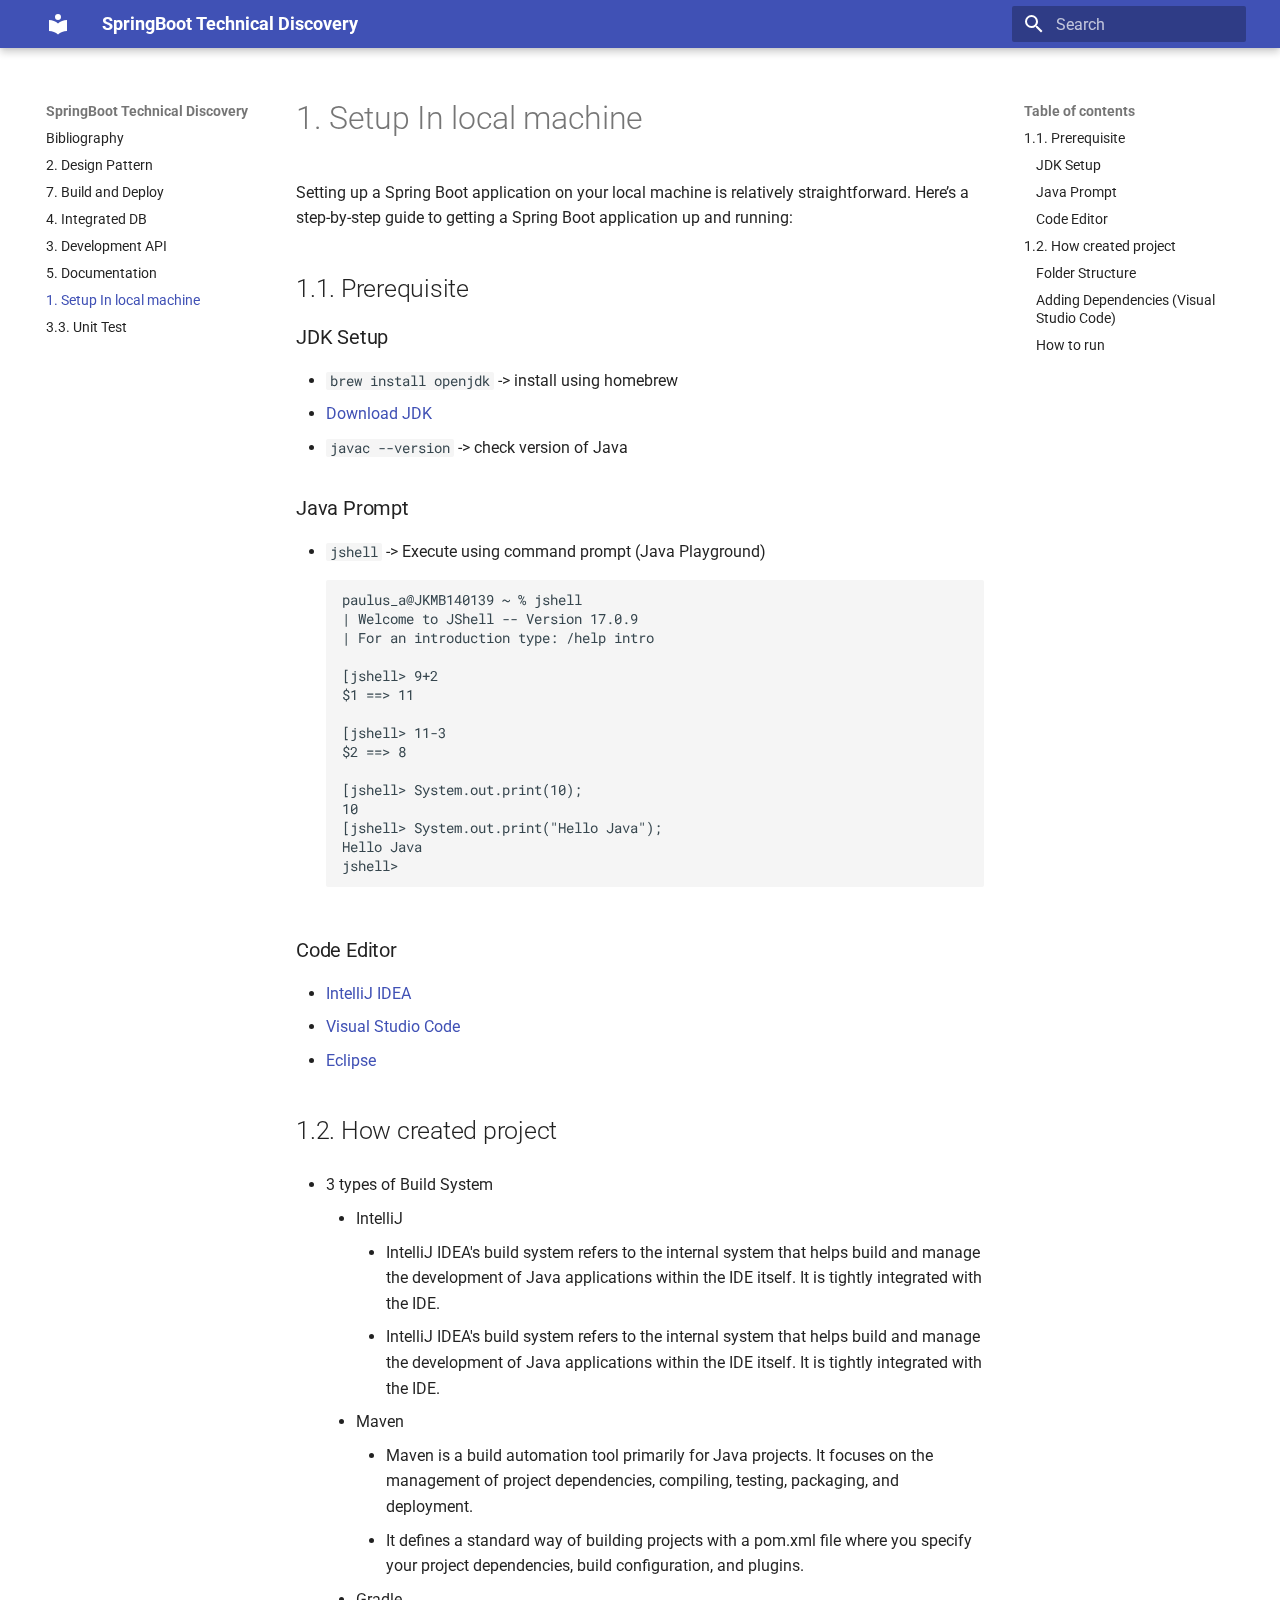
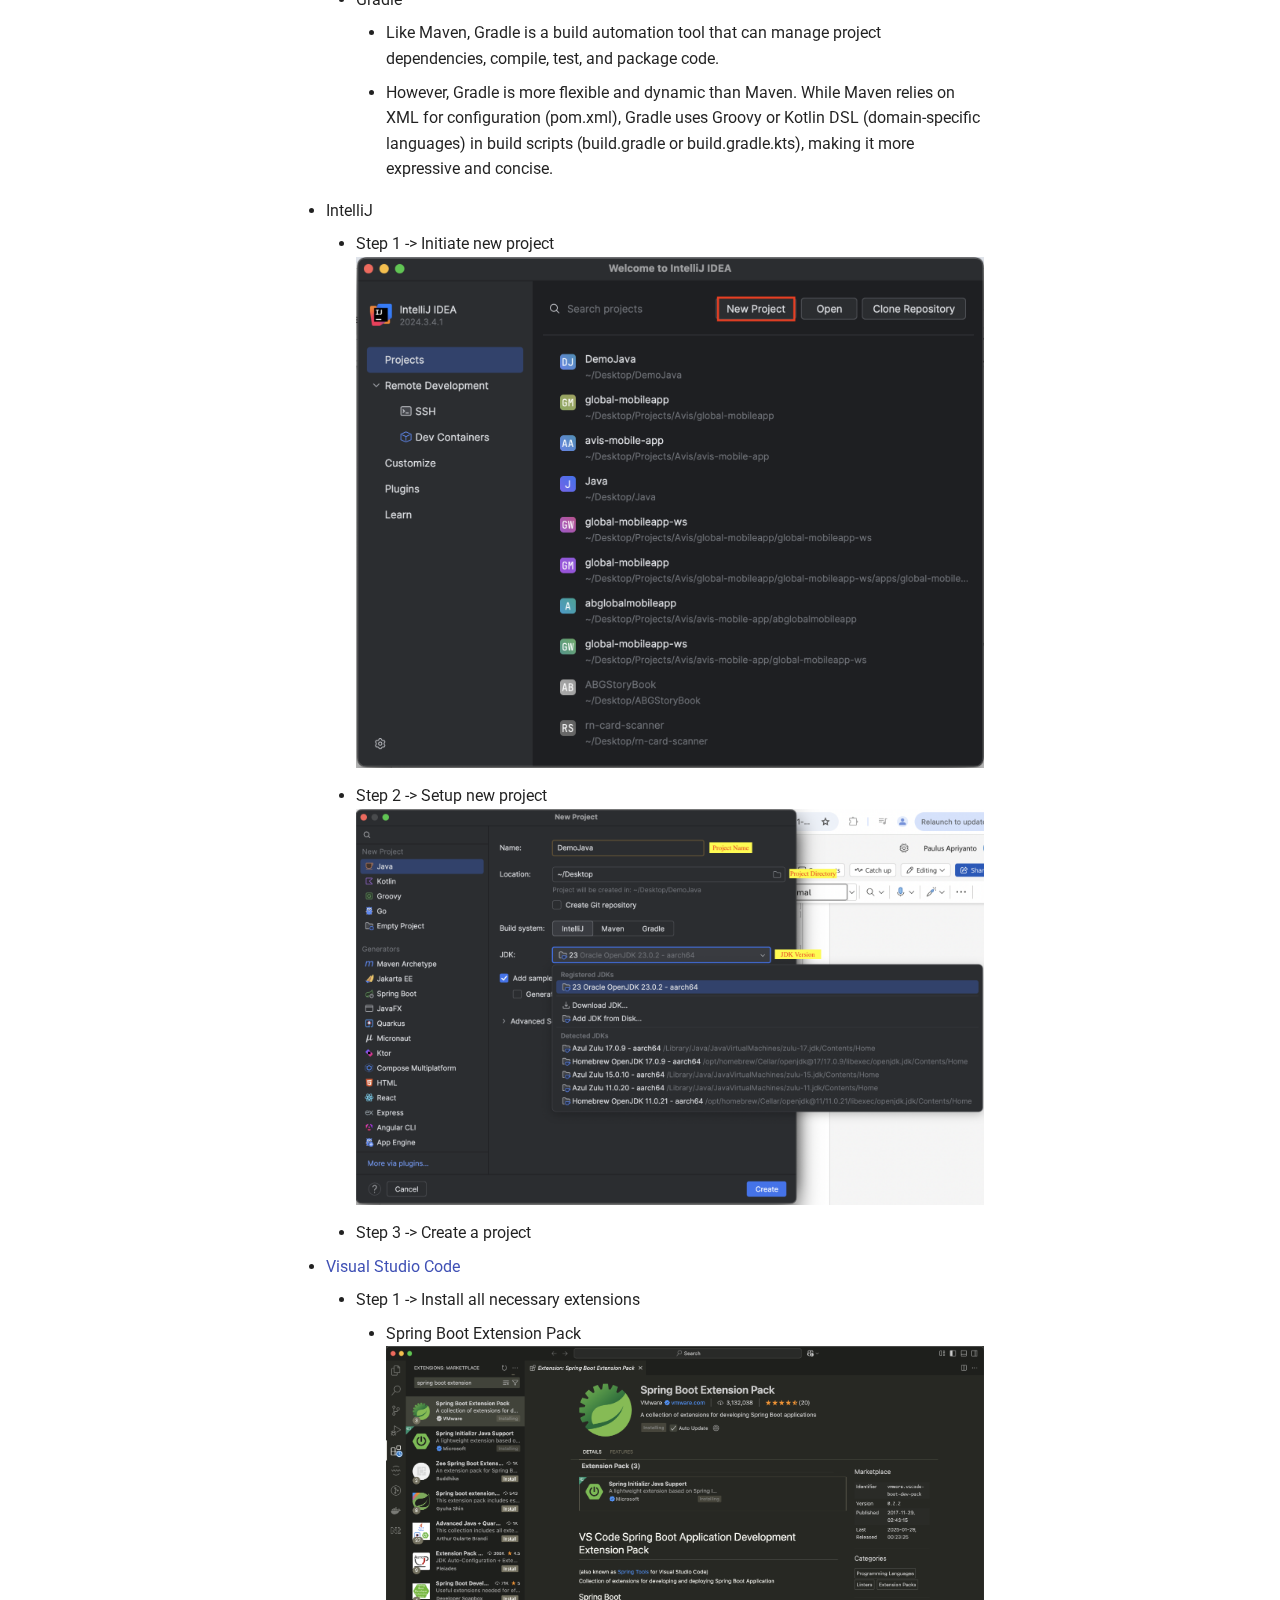
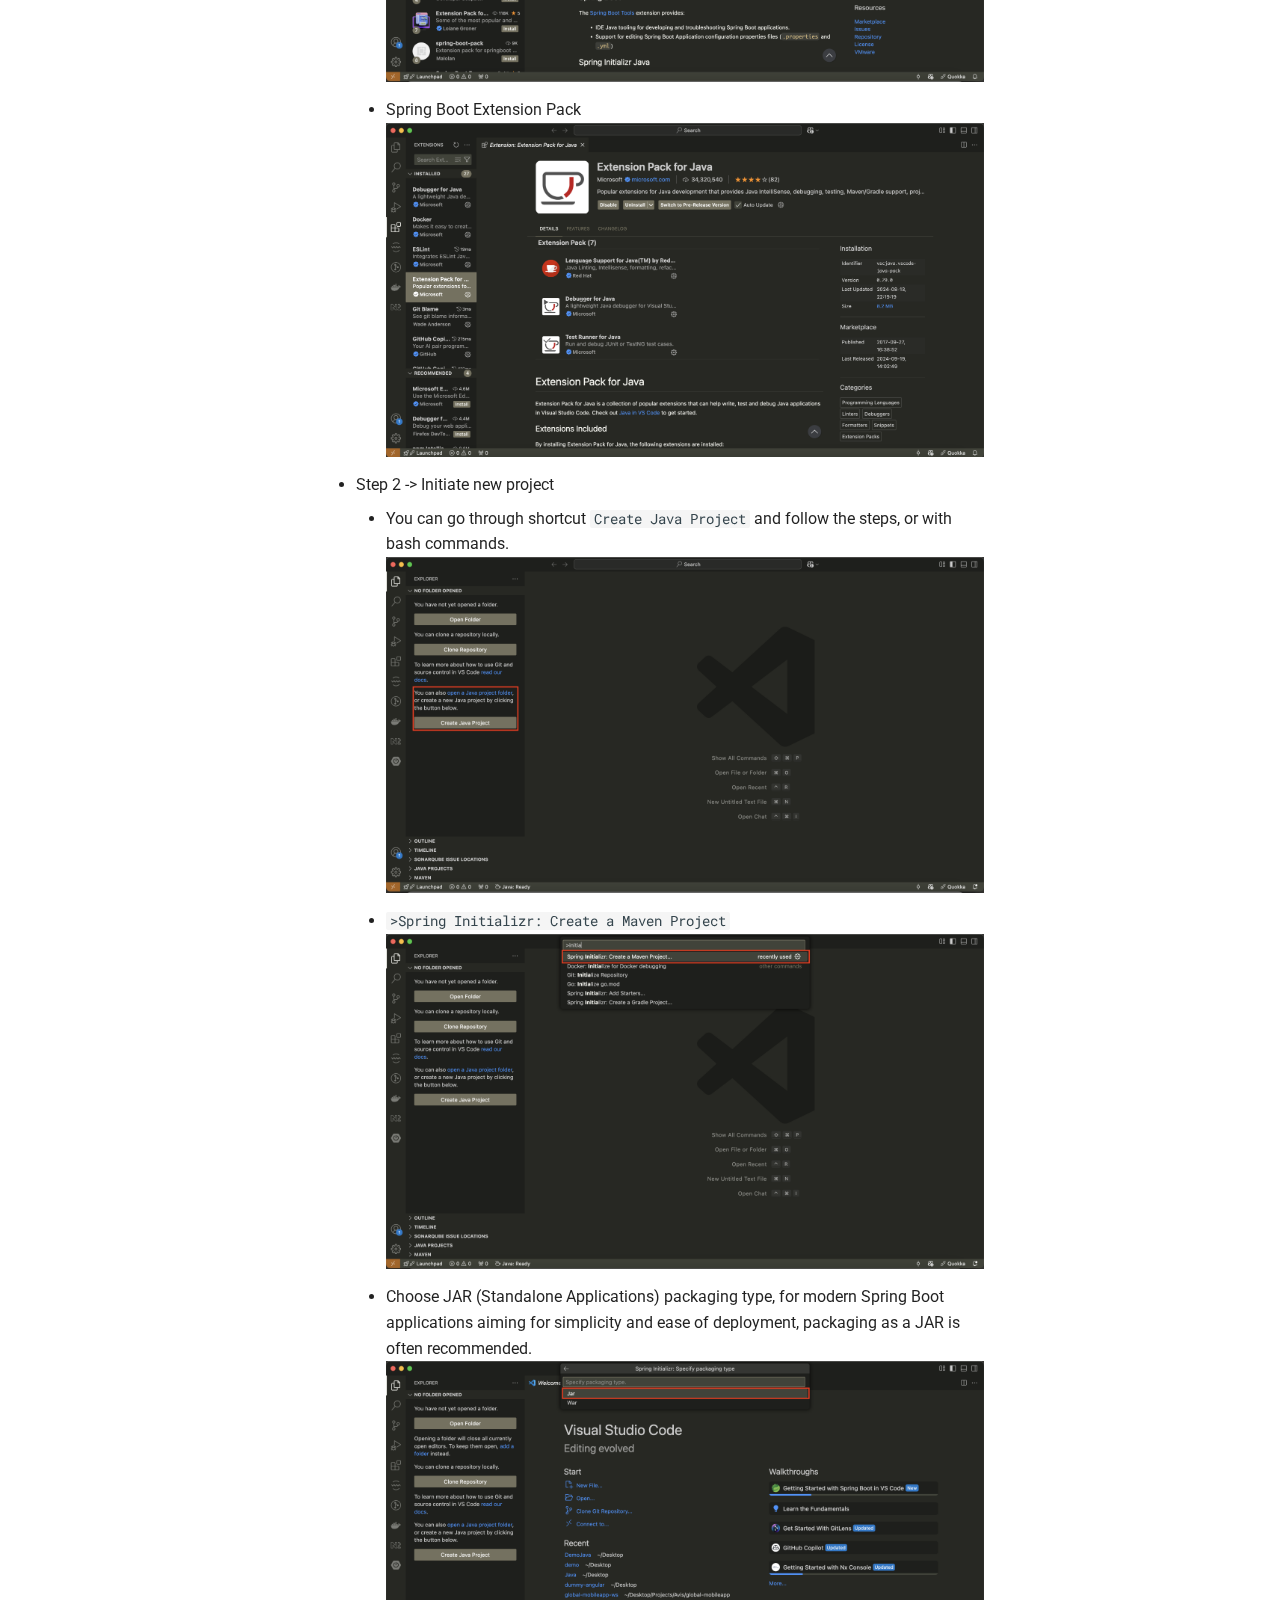
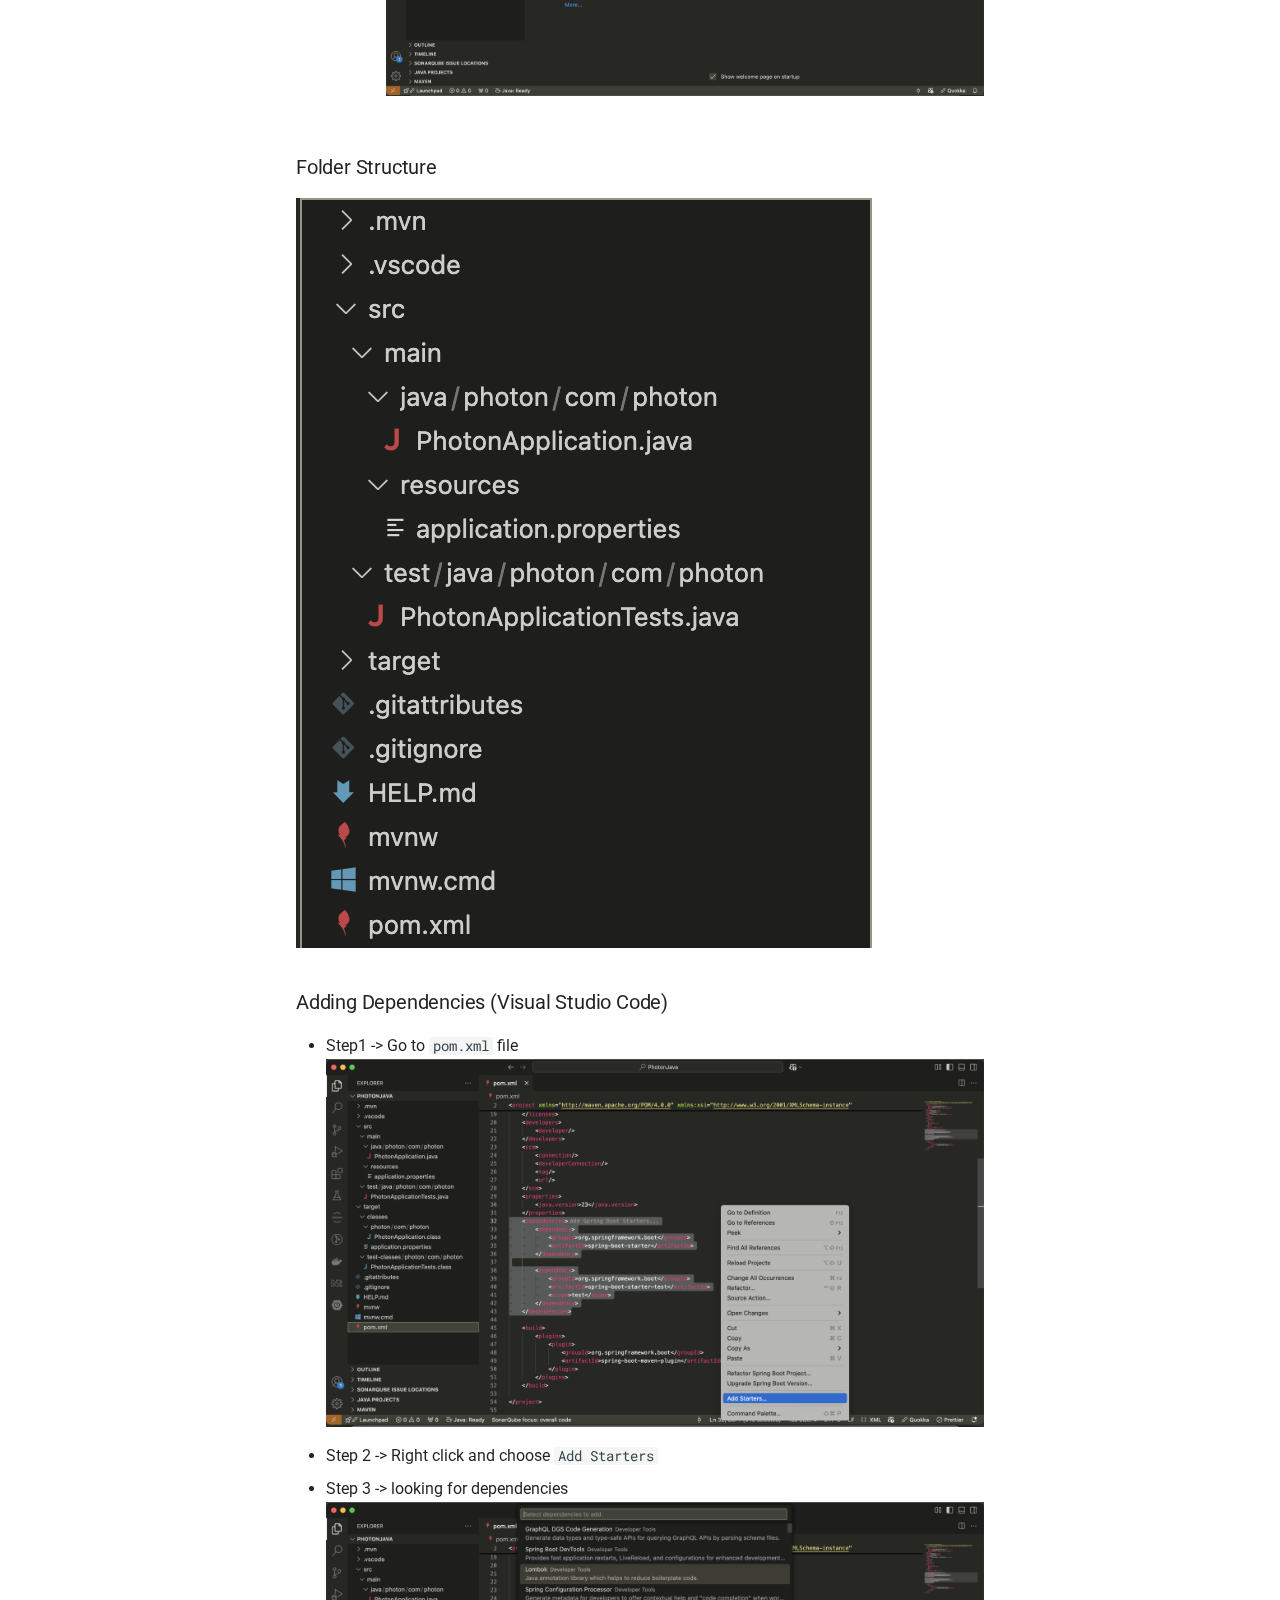
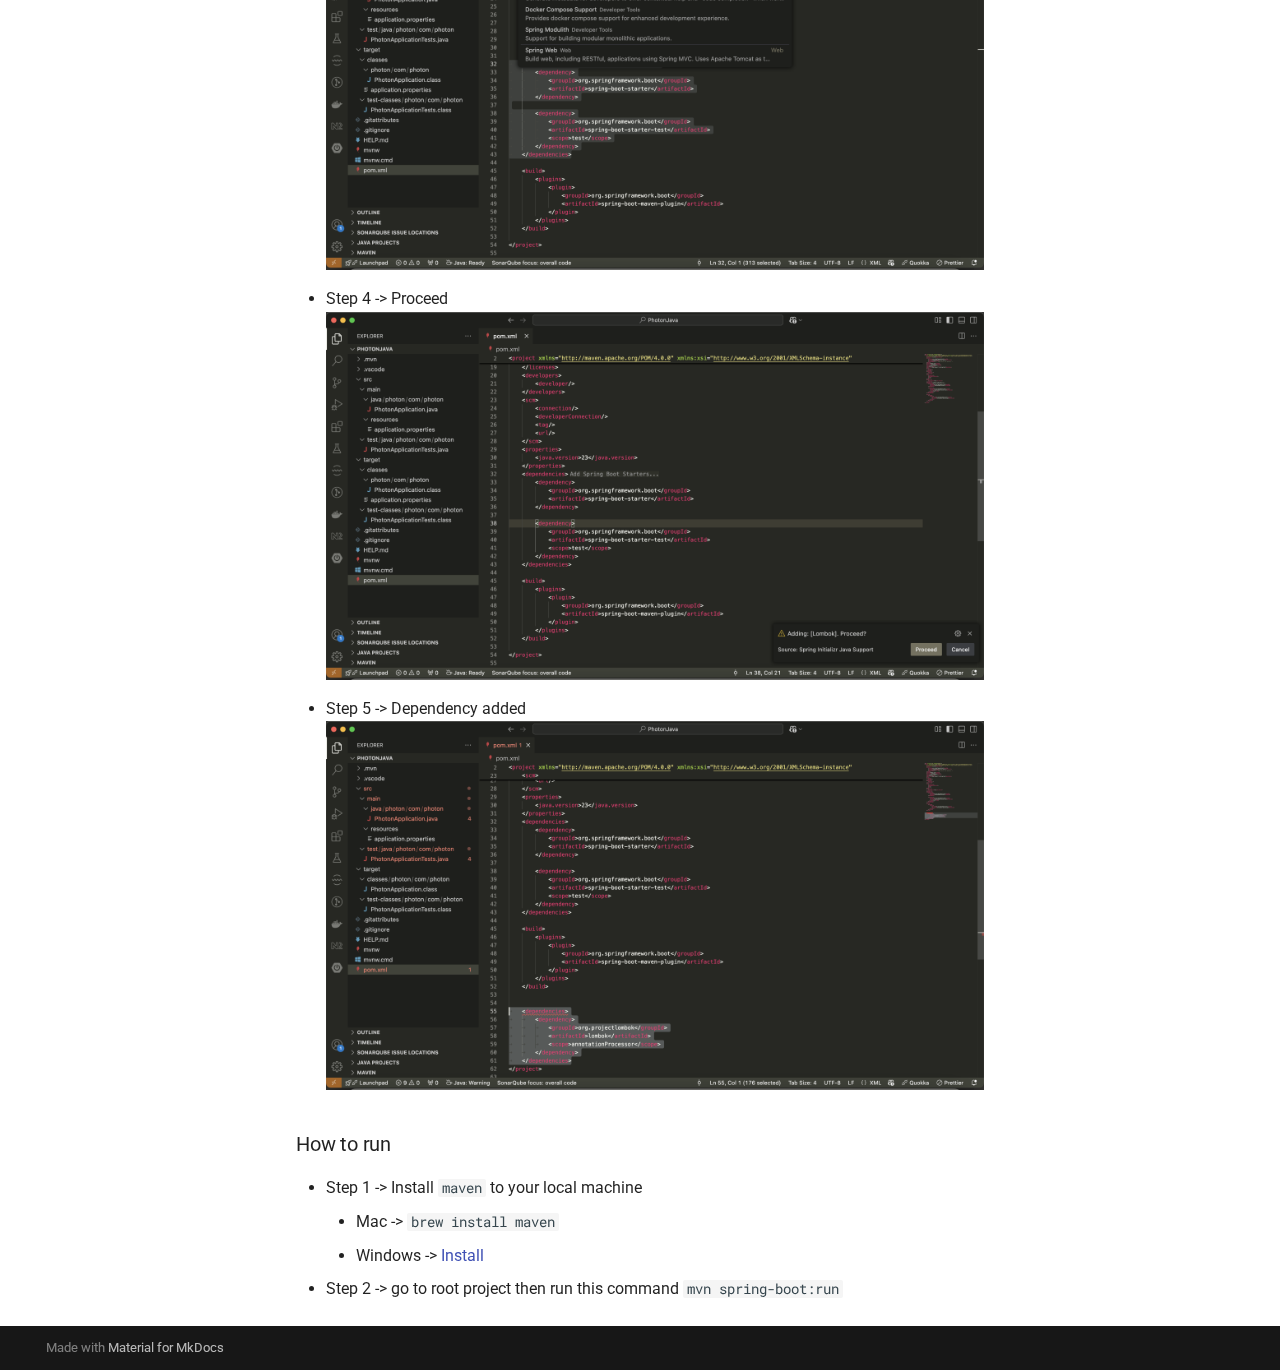
<file: doc/site/gettingStarted/index.html>
<!doctype html>
<html lang="en" class="no-js">
  <head>
    
      <meta charset="utf-8">
      <meta name="viewport" content="width=device-width,initial-scale=1">
      
      
      
      
        <link rel="prev" href="../documentation/">
      
      
        <link rel="next" href="../unittest/">
      
      
      <link rel="icon" href="../assets/images/favicon.png">
      <meta name="generator" content="mkdocs-1.6.1, mkdocs-material-9.6.9">
    
    
      
        <title>1. Setup In local machine - SpringBoot Technical Discovery</title>
      
    
    
      <link rel="stylesheet" href="../assets/stylesheets/main.4af4bdda.min.css">
      
      


    
    
      
    
    
      
        
        
        <link rel="preconnect" href="https://fonts.gstatic.com" crossorigin>
        <link rel="stylesheet" href="https://fonts.googleapis.com/css?family=Roboto:300,300i,400,400i,700,700i%7CRoboto+Mono:400,400i,700,700i&display=fallback">
        <style>:root{--md-text-font:"Roboto";--md-code-font:"Roboto Mono"}</style>
      
    
    
    <script>__md_scope=new URL("..",location),__md_hash=e=>[...e].reduce(((e,_)=>(e<<5)-e+_.charCodeAt(0)),0),__md_get=(e,_=localStorage,t=__md_scope)=>JSON.parse(_.getItem(t.pathname+"."+e)),__md_set=(e,_,t=localStorage,a=__md_scope)=>{try{t.setItem(a.pathname+"."+e,JSON.stringify(_))}catch(e){}}</script>
    
      

    
    
    
  </head>
  
  
    <body dir="ltr">
  
    
    <input class="md-toggle" data-md-toggle="drawer" type="checkbox" id="__drawer" autocomplete="off">
    <input class="md-toggle" data-md-toggle="search" type="checkbox" id="__search" autocomplete="off">
    <label class="md-overlay" for="__drawer"></label>
    <div data-md-component="skip">
      
        
        <a href="#1-setup-in-local-machine" class="md-skip">
          Skip to content
        </a>
      
    </div>
    <div data-md-component="announce">
      
    </div>
    
    
      

  

<header class="md-header md-header--shadow" data-md-component="header">
  <nav class="md-header__inner md-grid" aria-label="Header">
    <a href=".." title="SpringBoot Technical Discovery" class="md-header__button md-logo" aria-label="SpringBoot Technical Discovery" data-md-component="logo">
      
  
  <svg xmlns="http://www.w3.org/2000/svg" viewBox="0 0 24 24"><path d="M12 8a3 3 0 0 0 3-3 3 3 0 0 0-3-3 3 3 0 0 0-3 3 3 3 0 0 0 3 3m0 3.54C9.64 9.35 6.5 8 3 8v11c3.5 0 6.64 1.35 9 3.54 2.36-2.19 5.5-3.54 9-3.54V8c-3.5 0-6.64 1.35-9 3.54"/></svg>

    </a>
    <label class="md-header__button md-icon" for="__drawer">
      
      <svg xmlns="http://www.w3.org/2000/svg" viewBox="0 0 24 24"><path d="M3 6h18v2H3zm0 5h18v2H3zm0 5h18v2H3z"/></svg>
    </label>
    <div class="md-header__title" data-md-component="header-title">
      <div class="md-header__ellipsis">
        <div class="md-header__topic">
          <span class="md-ellipsis">
            SpringBoot Technical Discovery
          </span>
        </div>
        <div class="md-header__topic" data-md-component="header-topic">
          <span class="md-ellipsis">
            
              1. Setup In local machine
            
          </span>
        </div>
      </div>
    </div>
    
    
      <script>var palette=__md_get("__palette");if(palette&&palette.color){if("(prefers-color-scheme)"===palette.color.media){var media=matchMedia("(prefers-color-scheme: light)"),input=document.querySelector(media.matches?"[data-md-color-media='(prefers-color-scheme: light)']":"[data-md-color-media='(prefers-color-scheme: dark)']");palette.color.media=input.getAttribute("data-md-color-media"),palette.color.scheme=input.getAttribute("data-md-color-scheme"),palette.color.primary=input.getAttribute("data-md-color-primary"),palette.color.accent=input.getAttribute("data-md-color-accent")}for(var[key,value]of Object.entries(palette.color))document.body.setAttribute("data-md-color-"+key,value)}</script>
    
    
    
      <label class="md-header__button md-icon" for="__search">
        
        <svg xmlns="http://www.w3.org/2000/svg" viewBox="0 0 24 24"><path d="M9.5 3A6.5 6.5 0 0 1 16 9.5c0 1.61-.59 3.09-1.56 4.23l.27.27h.79l5 5-1.5 1.5-5-5v-.79l-.27-.27A6.52 6.52 0 0 1 9.5 16 6.5 6.5 0 0 1 3 9.5 6.5 6.5 0 0 1 9.5 3m0 2C7 5 5 7 5 9.5S7 14 9.5 14 14 12 14 9.5 12 5 9.5 5"/></svg>
      </label>
      <div class="md-search" data-md-component="search" role="dialog">
  <label class="md-search__overlay" for="__search"></label>
  <div class="md-search__inner" role="search">
    <form class="md-search__form" name="search">
      <input type="text" class="md-search__input" name="query" aria-label="Search" placeholder="Search" autocapitalize="off" autocorrect="off" autocomplete="off" spellcheck="false" data-md-component="search-query" required>
      <label class="md-search__icon md-icon" for="__search">
        
        <svg xmlns="http://www.w3.org/2000/svg" viewBox="0 0 24 24"><path d="M9.5 3A6.5 6.5 0 0 1 16 9.5c0 1.61-.59 3.09-1.56 4.23l.27.27h.79l5 5-1.5 1.5-5-5v-.79l-.27-.27A6.52 6.52 0 0 1 9.5 16 6.5 6.5 0 0 1 3 9.5 6.5 6.5 0 0 1 9.5 3m0 2C7 5 5 7 5 9.5S7 14 9.5 14 14 12 14 9.5 12 5 9.5 5"/></svg>
        
        <svg xmlns="http://www.w3.org/2000/svg" viewBox="0 0 24 24"><path d="M20 11v2H8l5.5 5.5-1.42 1.42L4.16 12l7.92-7.92L13.5 5.5 8 11z"/></svg>
      </label>
      <nav class="md-search__options" aria-label="Search">
        
        <button type="reset" class="md-search__icon md-icon" title="Clear" aria-label="Clear" tabindex="-1">
          
          <svg xmlns="http://www.w3.org/2000/svg" viewBox="0 0 24 24"><path d="M19 6.41 17.59 5 12 10.59 6.41 5 5 6.41 10.59 12 5 17.59 6.41 19 12 13.41 17.59 19 19 17.59 13.41 12z"/></svg>
        </button>
      </nav>
      
    </form>
    <div class="md-search__output">
      <div class="md-search__scrollwrap" tabindex="0" data-md-scrollfix>
        <div class="md-search-result" data-md-component="search-result">
          <div class="md-search-result__meta">
            Initializing search
          </div>
          <ol class="md-search-result__list" role="presentation"></ol>
        </div>
      </div>
    </div>
  </div>
</div>
    
    
  </nav>
  
</header>
    
    <div class="md-container" data-md-component="container">
      
      
        
          
        
      
      <main class="md-main" data-md-component="main">
        <div class="md-main__inner md-grid">
          
            
              
              <div class="md-sidebar md-sidebar--primary" data-md-component="sidebar" data-md-type="navigation" >
                <div class="md-sidebar__scrollwrap">
                  <div class="md-sidebar__inner">
                    



<nav class="md-nav md-nav--primary" aria-label="Navigation" data-md-level="0">
  <label class="md-nav__title" for="__drawer">
    <a href=".." title="SpringBoot Technical Discovery" class="md-nav__button md-logo" aria-label="SpringBoot Technical Discovery" data-md-component="logo">
      
  
  <svg xmlns="http://www.w3.org/2000/svg" viewBox="0 0 24 24"><path d="M12 8a3 3 0 0 0 3-3 3 3 0 0 0-3-3 3 3 0 0 0-3 3 3 3 0 0 0 3 3m0 3.54C9.64 9.35 6.5 8 3 8v11c3.5 0 6.64 1.35 9 3.54 2.36-2.19 5.5-3.54 9-3.54V8c-3.5 0-6.64 1.35-9 3.54"/></svg>

    </a>
    SpringBoot Technical Discovery
  </label>
  
  <ul class="md-nav__list" data-md-scrollfix>
    
      
      
  
  
  
  
    <li class="md-nav__item">
      <a href=".." class="md-nav__link">
        
  
  <span class="md-ellipsis">
    Bibliography
    
  </span>
  

      </a>
    </li>
  

    
      
      
  
  
  
  
    <li class="md-nav__item">
      <a href="../MVC/" class="md-nav__link">
        
  
  <span class="md-ellipsis">
    2. Design Pattern
    
  </span>
  

      </a>
    </li>
  

    
      
      
  
  
  
  
    <li class="md-nav__item">
      <a href="../buildanddeploy/" class="md-nav__link">
        
  
  <span class="md-ellipsis">
    7. Build and Deploy
    
  </span>
  

      </a>
    </li>
  

    
      
      
  
  
  
  
    <li class="md-nav__item">
      <a href="../databaseConnection/" class="md-nav__link">
        
  
  <span class="md-ellipsis">
    4. Integrated DB
    
  </span>
  

      </a>
    </li>
  

    
      
      
  
  
  
  
    <li class="md-nav__item">
      <a href="../development/" class="md-nav__link">
        
  
  <span class="md-ellipsis">
    3. Development API
    
  </span>
  

      </a>
    </li>
  

    
      
      
  
  
  
  
    <li class="md-nav__item">
      <a href="../documentation/" class="md-nav__link">
        
  
  <span class="md-ellipsis">
    5. Documentation
    
  </span>
  

      </a>
    </li>
  

    
      
      
  
  
    
  
  
  
    <li class="md-nav__item md-nav__item--active">
      
      <input class="md-nav__toggle md-toggle" type="checkbox" id="__toc">
      
      
        
      
      
        <label class="md-nav__link md-nav__link--active" for="__toc">
          
  
  <span class="md-ellipsis">
    1. Setup In local machine
    
  </span>
  

          <span class="md-nav__icon md-icon"></span>
        </label>
      
      <a href="./" class="md-nav__link md-nav__link--active">
        
  
  <span class="md-ellipsis">
    1. Setup In local machine
    
  </span>
  

      </a>
      
        

<nav class="md-nav md-nav--secondary" aria-label="Table of contents">
  
  
  
    
  
  
    <label class="md-nav__title" for="__toc">
      <span class="md-nav__icon md-icon"></span>
      Table of contents
    </label>
    <ul class="md-nav__list" data-md-component="toc" data-md-scrollfix>
      
        <li class="md-nav__item">
  <a href="#11-prerequisite" class="md-nav__link">
    <span class="md-ellipsis">
      1.1. Prerequisite
    </span>
  </a>
  
    <nav class="md-nav" aria-label="1.1. Prerequisite">
      <ul class="md-nav__list">
        
          <li class="md-nav__item">
  <a href="#jdk-setup" class="md-nav__link">
    <span class="md-ellipsis">
      JDK Setup
    </span>
  </a>
  
</li>
        
          <li class="md-nav__item">
  <a href="#java-prompt" class="md-nav__link">
    <span class="md-ellipsis">
      Java Prompt
    </span>
  </a>
  
</li>
        
          <li class="md-nav__item">
  <a href="#code-editor" class="md-nav__link">
    <span class="md-ellipsis">
      Code Editor
    </span>
  </a>
  
</li>
        
      </ul>
    </nav>
  
</li>
      
        <li class="md-nav__item">
  <a href="#12-how-created-project" class="md-nav__link">
    <span class="md-ellipsis">
      1.2. How created project
    </span>
  </a>
  
    <nav class="md-nav" aria-label="1.2. How created project">
      <ul class="md-nav__list">
        
          <li class="md-nav__item">
  <a href="#folder-structure" class="md-nav__link">
    <span class="md-ellipsis">
      Folder Structure
    </span>
  </a>
  
</li>
        
          <li class="md-nav__item">
  <a href="#adding-dependencies-visual-studio-code" class="md-nav__link">
    <span class="md-ellipsis">
      Adding Dependencies (Visual Studio Code)
    </span>
  </a>
  
</li>
        
          <li class="md-nav__item">
  <a href="#how-to-run" class="md-nav__link">
    <span class="md-ellipsis">
      How to run
    </span>
  </a>
  
</li>
        
      </ul>
    </nav>
  
</li>
      
    </ul>
  
</nav>
      
    </li>
  

    
      
      
  
  
  
  
    <li class="md-nav__item">
      <a href="../unittest/" class="md-nav__link">
        
  
  <span class="md-ellipsis">
    3.3. Unit Test
    
  </span>
  

      </a>
    </li>
  

    
  </ul>
</nav>
                  </div>
                </div>
              </div>
            
            
              
              <div class="md-sidebar md-sidebar--secondary" data-md-component="sidebar" data-md-type="toc" >
                <div class="md-sidebar__scrollwrap">
                  <div class="md-sidebar__inner">
                    

<nav class="md-nav md-nav--secondary" aria-label="Table of contents">
  
  
  
    
  
  
    <label class="md-nav__title" for="__toc">
      <span class="md-nav__icon md-icon"></span>
      Table of contents
    </label>
    <ul class="md-nav__list" data-md-component="toc" data-md-scrollfix>
      
        <li class="md-nav__item">
  <a href="#11-prerequisite" class="md-nav__link">
    <span class="md-ellipsis">
      1.1. Prerequisite
    </span>
  </a>
  
    <nav class="md-nav" aria-label="1.1. Prerequisite">
      <ul class="md-nav__list">
        
          <li class="md-nav__item">
  <a href="#jdk-setup" class="md-nav__link">
    <span class="md-ellipsis">
      JDK Setup
    </span>
  </a>
  
</li>
        
          <li class="md-nav__item">
  <a href="#java-prompt" class="md-nav__link">
    <span class="md-ellipsis">
      Java Prompt
    </span>
  </a>
  
</li>
        
          <li class="md-nav__item">
  <a href="#code-editor" class="md-nav__link">
    <span class="md-ellipsis">
      Code Editor
    </span>
  </a>
  
</li>
        
      </ul>
    </nav>
  
</li>
      
        <li class="md-nav__item">
  <a href="#12-how-created-project" class="md-nav__link">
    <span class="md-ellipsis">
      1.2. How created project
    </span>
  </a>
  
    <nav class="md-nav" aria-label="1.2. How created project">
      <ul class="md-nav__list">
        
          <li class="md-nav__item">
  <a href="#folder-structure" class="md-nav__link">
    <span class="md-ellipsis">
      Folder Structure
    </span>
  </a>
  
</li>
        
          <li class="md-nav__item">
  <a href="#adding-dependencies-visual-studio-code" class="md-nav__link">
    <span class="md-ellipsis">
      Adding Dependencies (Visual Studio Code)
    </span>
  </a>
  
</li>
        
          <li class="md-nav__item">
  <a href="#how-to-run" class="md-nav__link">
    <span class="md-ellipsis">
      How to run
    </span>
  </a>
  
</li>
        
      </ul>
    </nav>
  
</li>
      
    </ul>
  
</nav>
                  </div>
                </div>
              </div>
            
          
          
            <div class="md-content" data-md-component="content">
              <article class="md-content__inner md-typeset">
                
                  



<h1 id="1-setup-in-local-machine">1. Setup In local machine</h1>
<p>Setting up a Spring Boot application on your local machine is relatively straightforward. Here’s a step-by-step guide to getting a Spring Boot application up and running:</p>
<h2 id="11-prerequisite">1.1. Prerequisite</h2>
<h3 id="jdk-setup">JDK Setup</h3>
<ul>
<li><code>brew install openjdk</code> -&gt; install using homebrew </li>
<li><a href="https://www.oracle.com/id/java/technologies/downloads/#jdk23-mac">Download JDK</a></li>
<li><code>javac --version</code> -&gt; check version of Java </li>
</ul>
<h3 id="java-prompt">Java Prompt</h3>
<ul>
<li><code>jshell</code> -&gt; Execute using command prompt (Java Playground)
<div class="highlight"><pre><span></span><code>paulus_a@JKMB140139 ~ % jshell
| Welcome to JShell -- Version 17.0.9
| For an introduction type: /help intro

[jshell&gt; 9+2
$1 ==&gt; 11

[jshell&gt; 11-3
$2 ==&gt; 8

[jshell&gt; System.out.print(10);
10
[jshell&gt; System.out.print(&quot;Hello Java&quot;);
Hello Java
jshell&gt;
</code></pre></div></li>
</ul>
<h3 id="code-editor">Code Editor</h3>
<ul>
<li><a href="https://www.jetbrains.com/idea/">IntelliJ IDEA</a></li>
<li><a href="https://code.visualstudio.com/">Visual Studio Code</a></li>
<li><a href="https://www.eclipse.org/downloads/">Eclipse</a></li>
</ul>
<h2 id="12-how-created-project">1.2. How created project</h2>
<ul>
<li>
<p>3 types of Build System</p>
<ul>
<li>IntelliJ<ul>
<li>IntelliJ IDEA's build system refers to the internal system that helps build and manage the development of Java applications within the IDE itself. It is tightly integrated with the IDE.</li>
<li>IntelliJ IDEA's build system refers to the internal system that helps build and manage the development of Java applications within the IDE itself. It is tightly integrated with the IDE.</li>
</ul>
</li>
<li>Maven<ul>
<li>Maven is a build automation tool primarily for Java projects. It focuses on the management of project dependencies, compiling, testing, packaging, and deployment.</li>
<li>It defines a standard way of building projects with a pom.xml file where you specify your project dependencies, build configuration, and plugins.</li>
</ul>
</li>
<li>Gradle<ul>
<li>Like Maven, Gradle is a build automation tool that can manage project dependencies, compile, test, and package code.</li>
<li>However, Gradle is more flexible and dynamic than Maven. While Maven relies on XML for configuration (pom.xml), Gradle uses Groovy or Kotlin DSL (domain-specific languages) in build scripts (build.gradle or build.gradle.kts), making it more expressive and concise.</li>
</ul>
</li>
</ul>
</li>
<li>
<p>IntelliJ </p>
<ul>
<li>Step 1 -&gt; Initiate new project
    <img alt="Alt text" src="../images/intellij1.png" /></li>
<li>Step 2 -&gt; Setup new project
    <img alt="Alt text" src="../images/intellij2.png" /></li>
<li>Step 3 -&gt; Create a project</li>
</ul>
</li>
<li><a href="https://code.visualstudio.com/docs/java/java-spring-boot#_prerequisites">Visual Studio Code</a><ul>
<li>Step 1 -&gt; Install all necessary extensions<ul>
<li>Spring Boot Extension Pack
    <img alt="Alt text" src="../images/package1.png" /></li>
<li>Spring Boot Extension Pack
    <img alt="Alt text" src="../images/package2.png" /></li>
</ul>
</li>
<li>Step 2 -&gt; Initiate new project<ul>
<li>You can go through shortcut <code>Create Java Project</code>  and follow the steps, or with bash commands.
    <img alt="Alt text" src="../images/vscode1.png" /></li>
<li><code>&gt;Spring Initializr: Create a Maven Project</code>
    <img alt="Alt text" src="../images/vscode2.png" /></li>
<li>Choose JAR (Standalone Applications) packaging type, for modern Spring Boot applications aiming for simplicity and ease of deployment, packaging as a JAR is often recommended.
    <img alt="Alt text" src="../images/vscode3.png" /></li>
</ul>
</li>
</ul>
</li>
</ul>
<h3 id="folder-structure">Folder Structure</h3>
<p><img alt="Alt text" src="../images/structure.png" /></p>
<h3 id="adding-dependencies-visual-studio-code">Adding Dependencies (Visual Studio Code)</h3>
<ul>
<li>Step1 -&gt; Go to <code>pom.xml</code> file
  <img alt="Alt text" src="../images/starter1.png" /></li>
<li>Step 2 -&gt; Right click and choose <code>Add Starters</code></li>
<li>Step 3 -&gt; looking for dependencies
  <img alt="Alt text" src="../images/starter2.png" /></li>
<li>Step 4 -&gt; Proceed
  <img alt="Alt text" src="../images/starter3.png" /></li>
<li>Step 5 -&gt; Dependency added
  <img alt="Alt text" src="../images/starter4.png" /></li>
</ul>
<h3 id="how-to-run">How to run</h3>
<ul>
<li>Step 1 -&gt; Install <code>maven</code> to your local machine<ul>
<li>Mac -&gt; <code>brew install maven</code></li>
<li>Windows -&gt; <a href="https://maven.apache.org/install.html">Install</a></li>
</ul>
</li>
<li>Step 2 -&gt; go to root project then run this command <code>mvn spring-boot:run</code></li>
</ul>












                
              </article>
            </div>
          
          
<script>var target=document.getElementById(location.hash.slice(1));target&&target.name&&(target.checked=target.name.startsWith("__tabbed_"))</script>
        </div>
        
      </main>
      
        <footer class="md-footer">
  
  <div class="md-footer-meta md-typeset">
    <div class="md-footer-meta__inner md-grid">
      <div class="md-copyright">
  
  
    Made with
    <a href="https://squidfunk.github.io/mkdocs-material/" target="_blank" rel="noopener">
      Material for MkDocs
    </a>
  
</div>
      
    </div>
  </div>
</footer>
      
    </div>
    <div class="md-dialog" data-md-component="dialog">
      <div class="md-dialog__inner md-typeset"></div>
    </div>
    
    
    <script id="__config" type="application/json">{"base": "..", "features": [], "search": "../assets/javascripts/workers/search.f8cc74c7.min.js", "translations": {"clipboard.copied": "Copied to clipboard", "clipboard.copy": "Copy to clipboard", "search.result.more.one": "1 more on this page", "search.result.more.other": "# more on this page", "search.result.none": "No matching documents", "search.result.one": "1 matching document", "search.result.other": "# matching documents", "search.result.placeholder": "Type to start searching", "search.result.term.missing": "Missing", "select.version": "Select version"}}</script>
    
    
      <script src="../assets/javascripts/bundle.c8b220af.min.js"></script>
      
    
  </body>
</html>
</file>
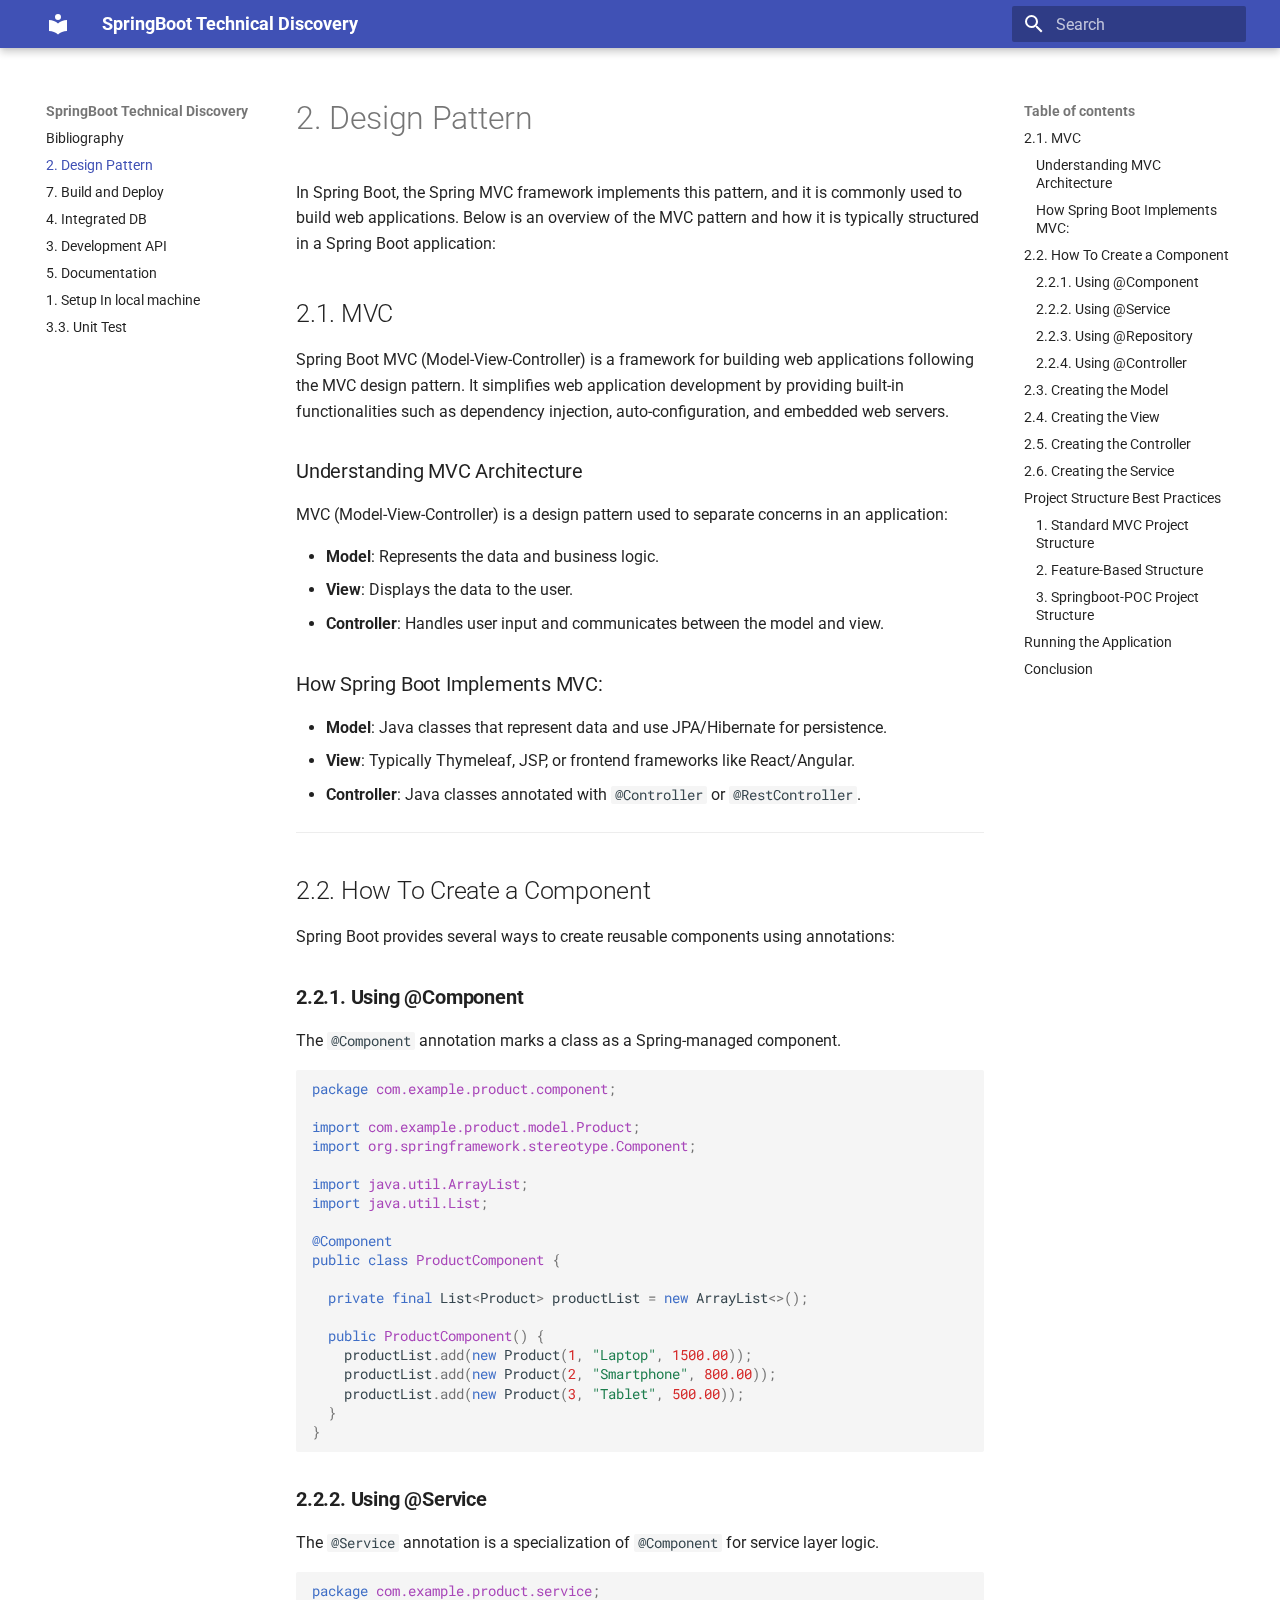
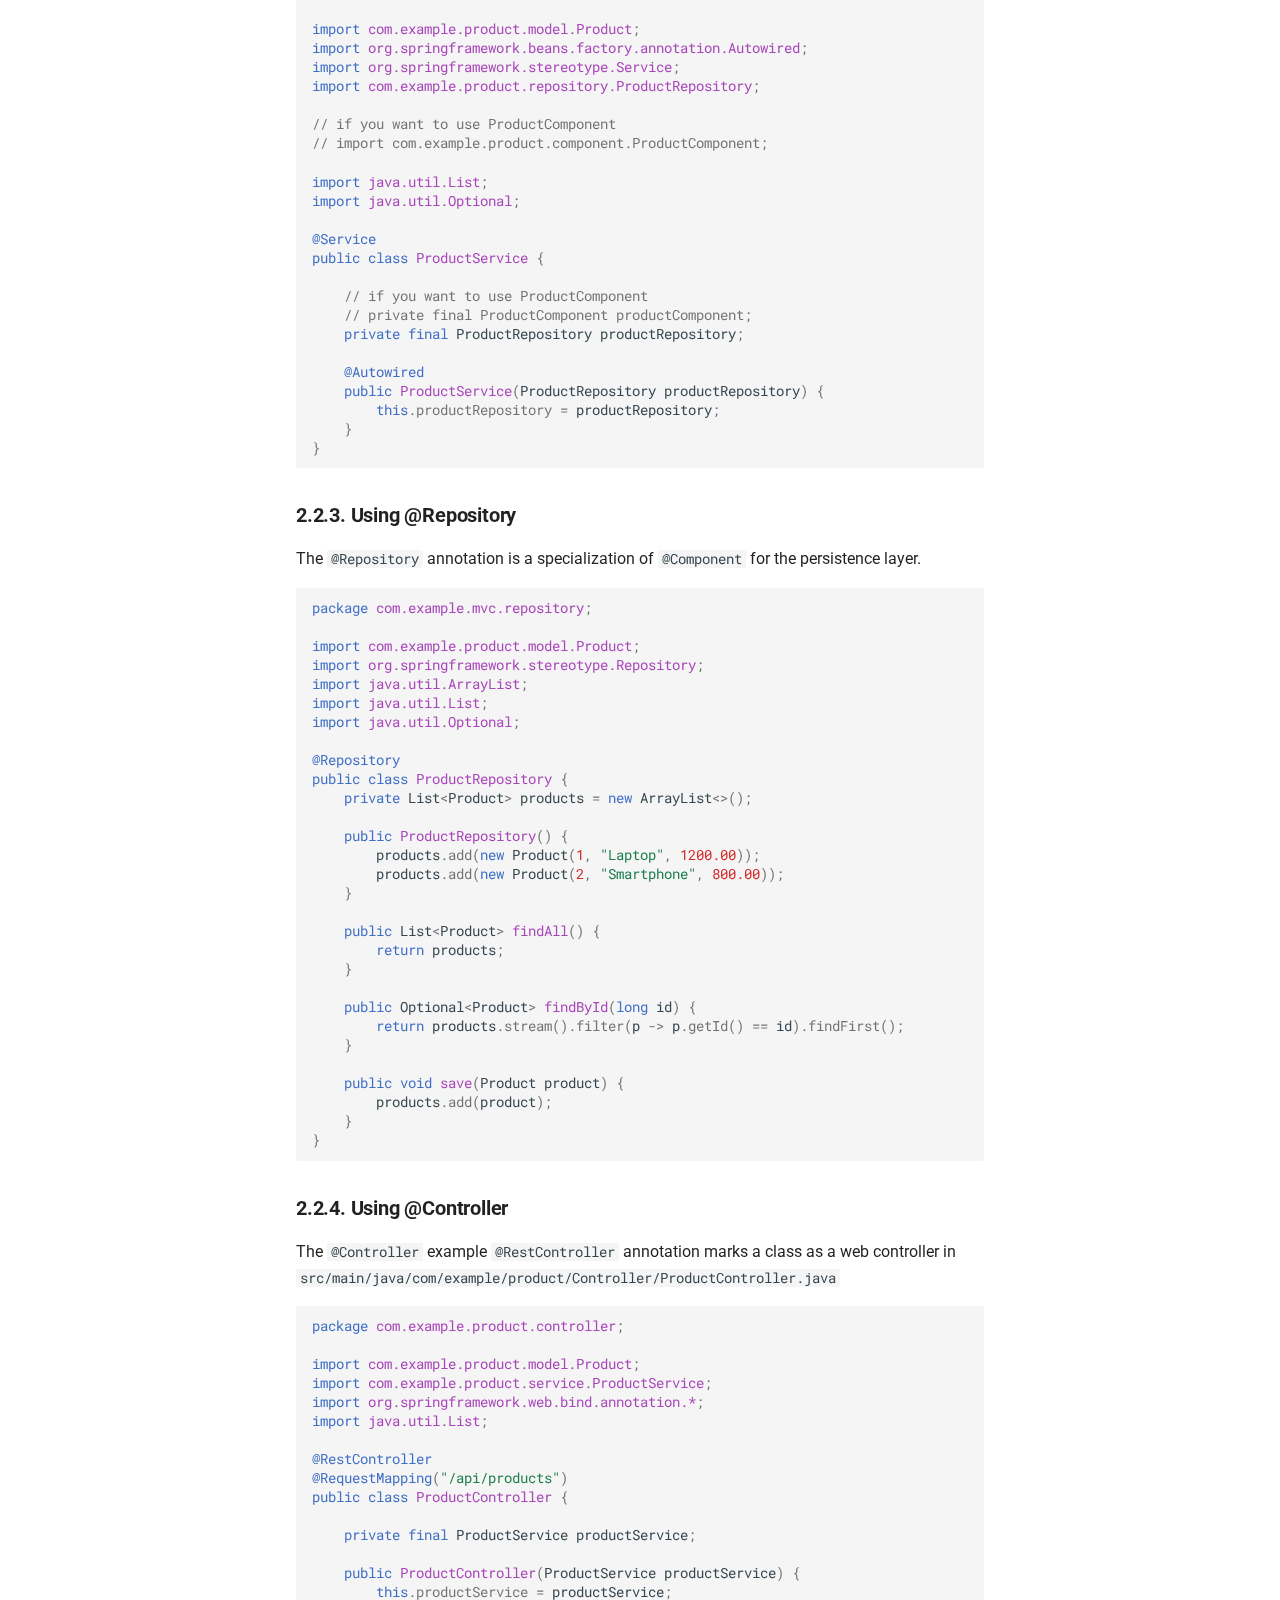
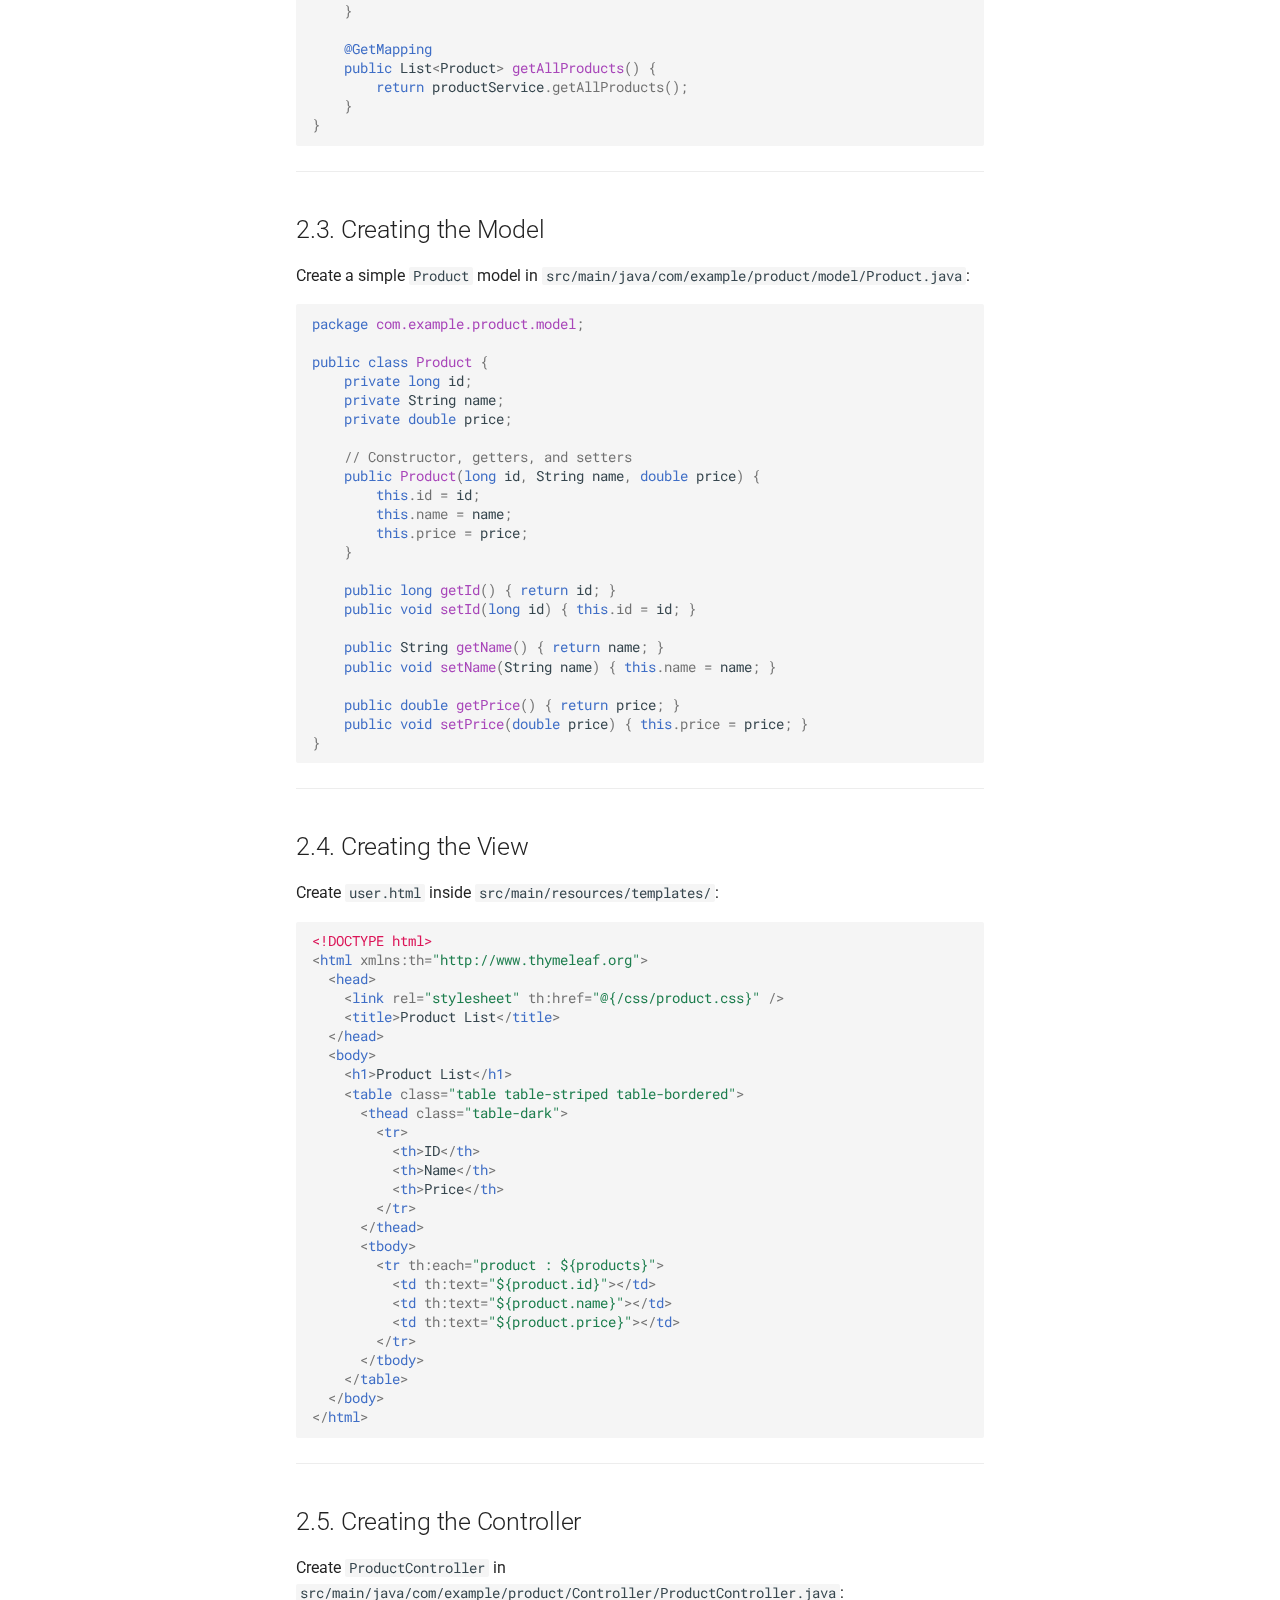
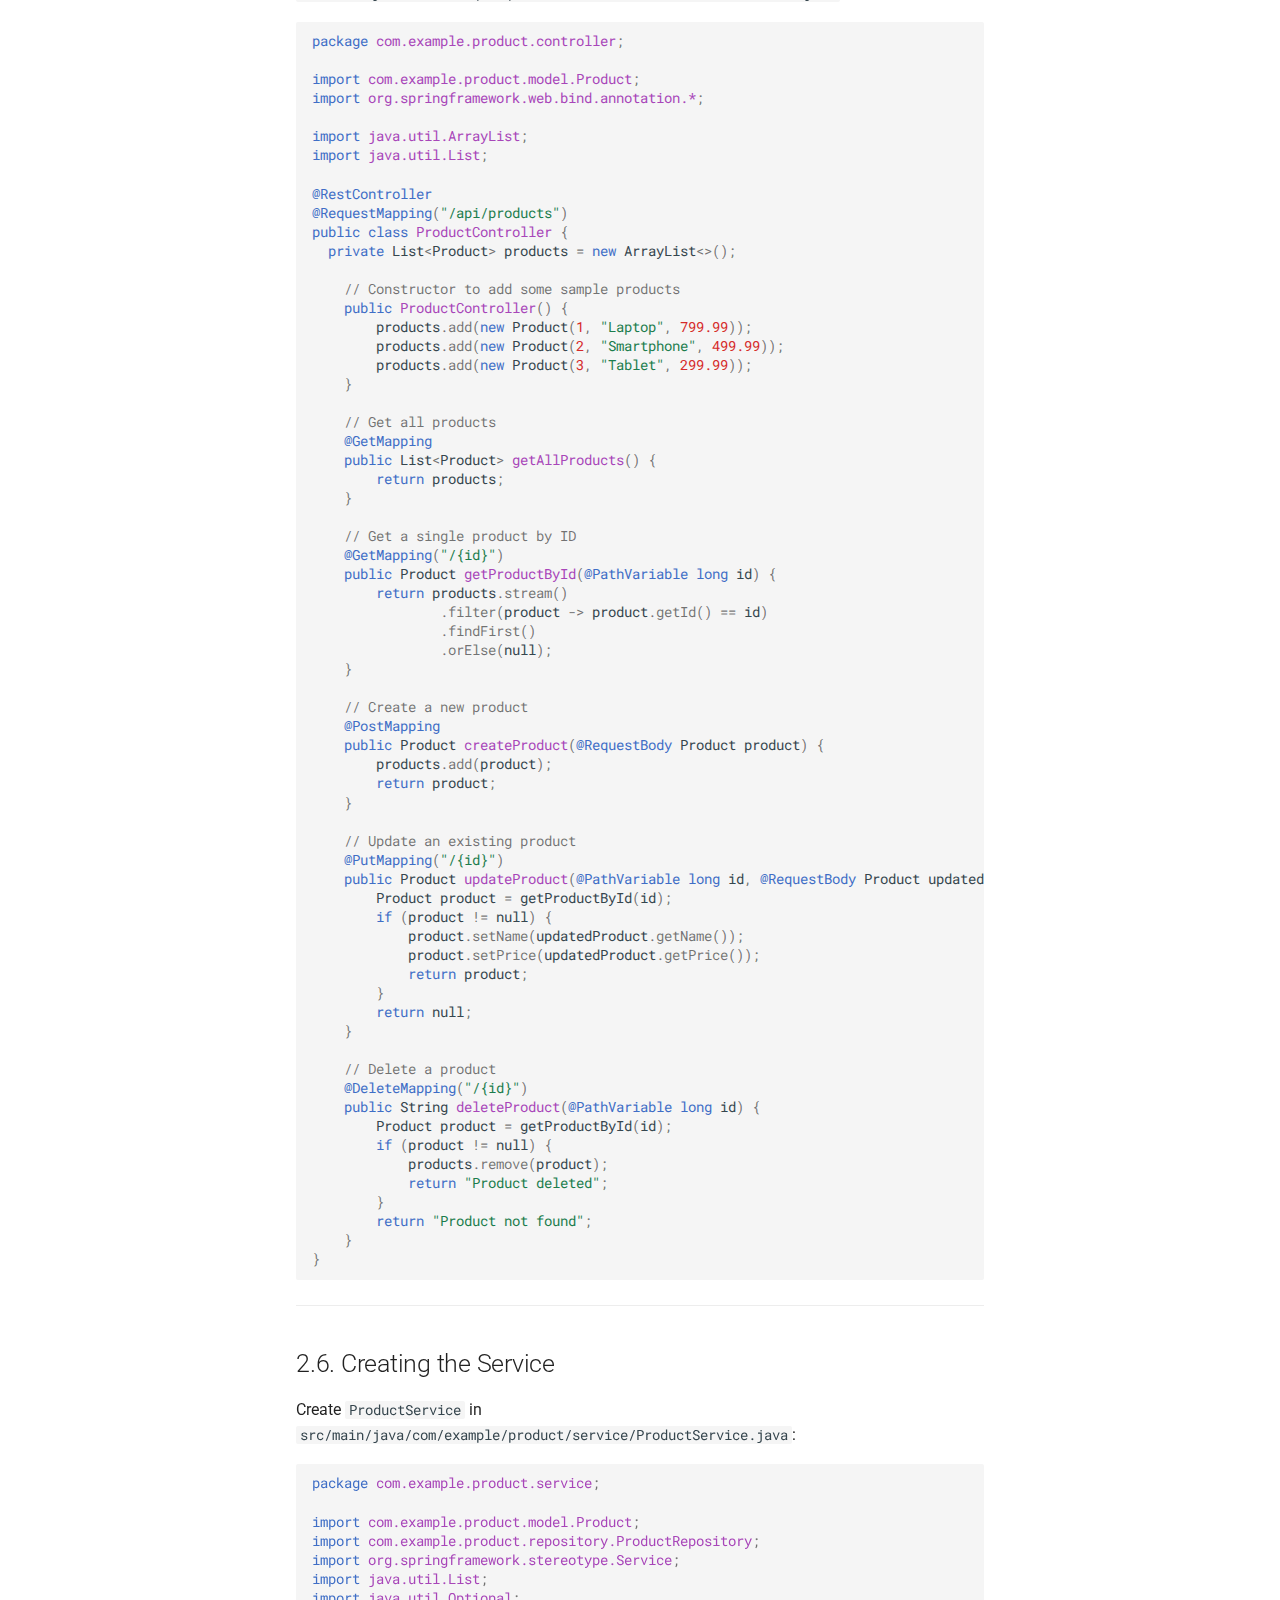
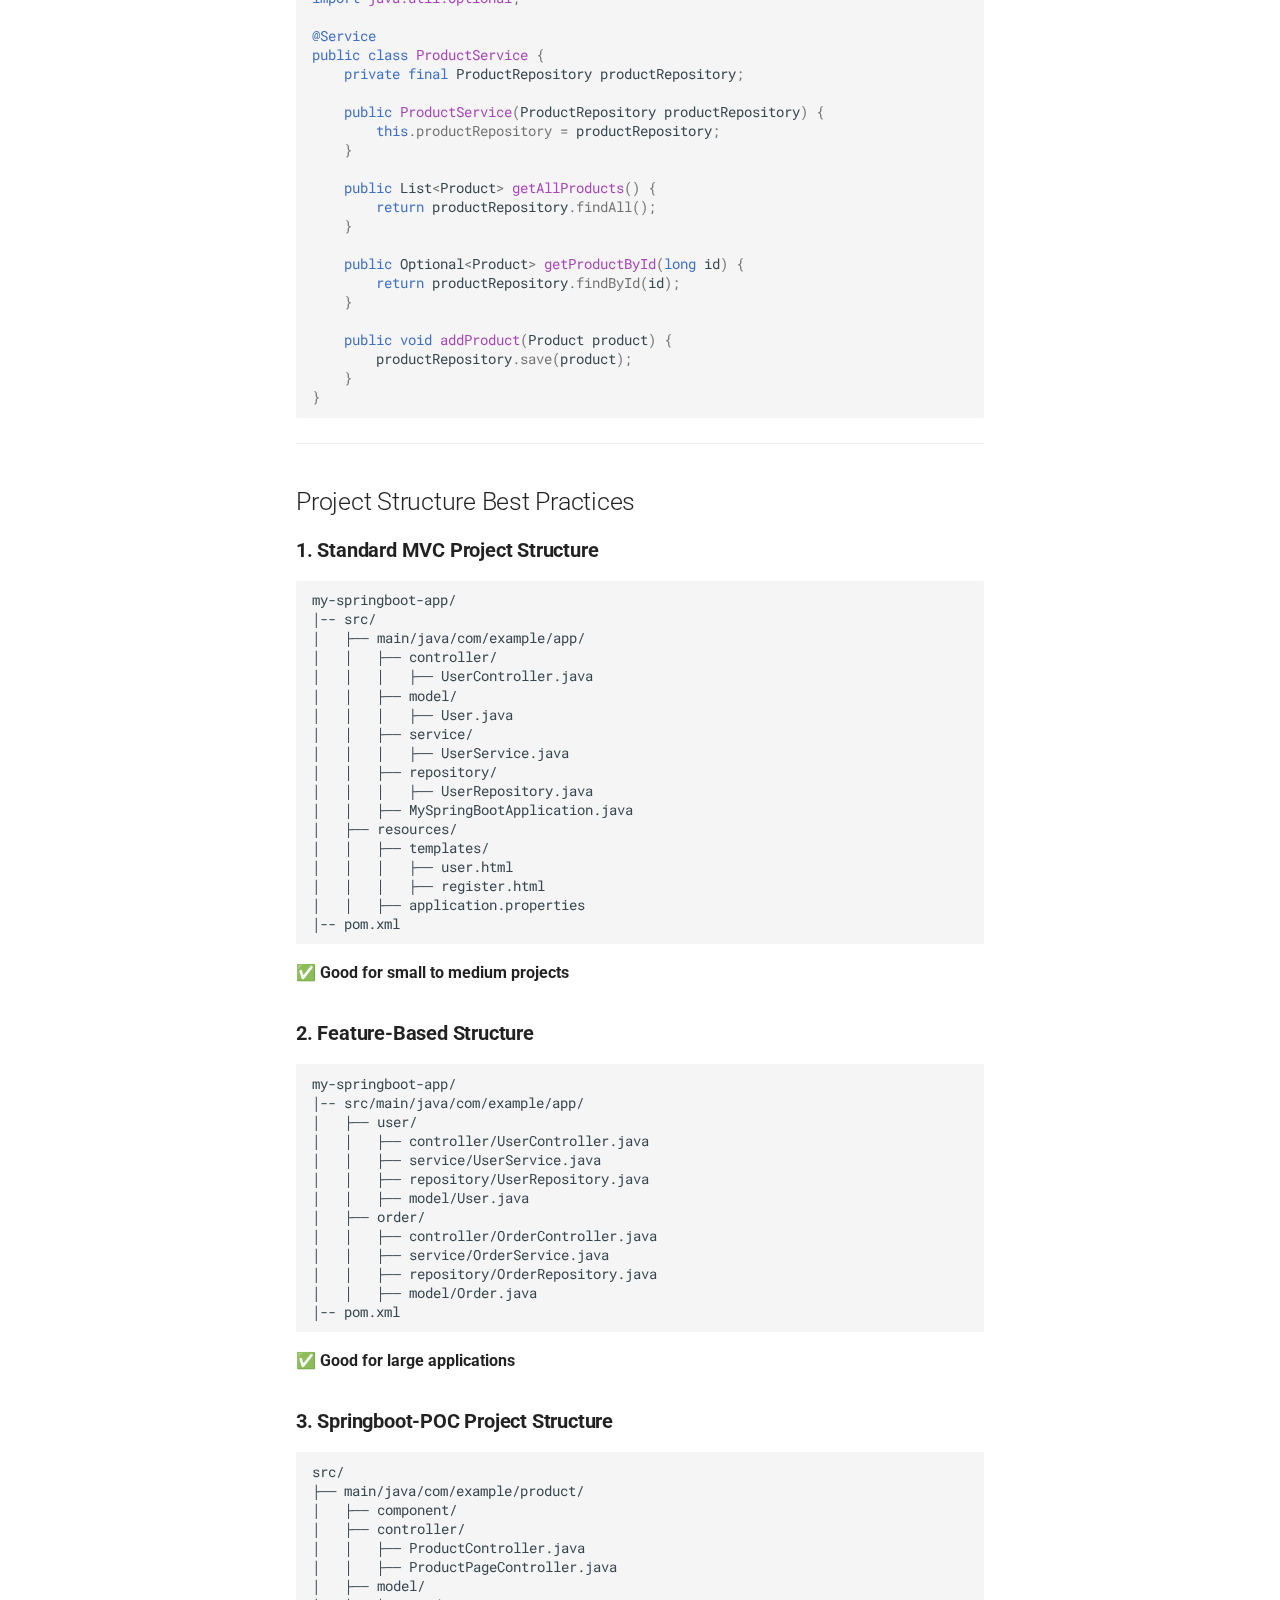
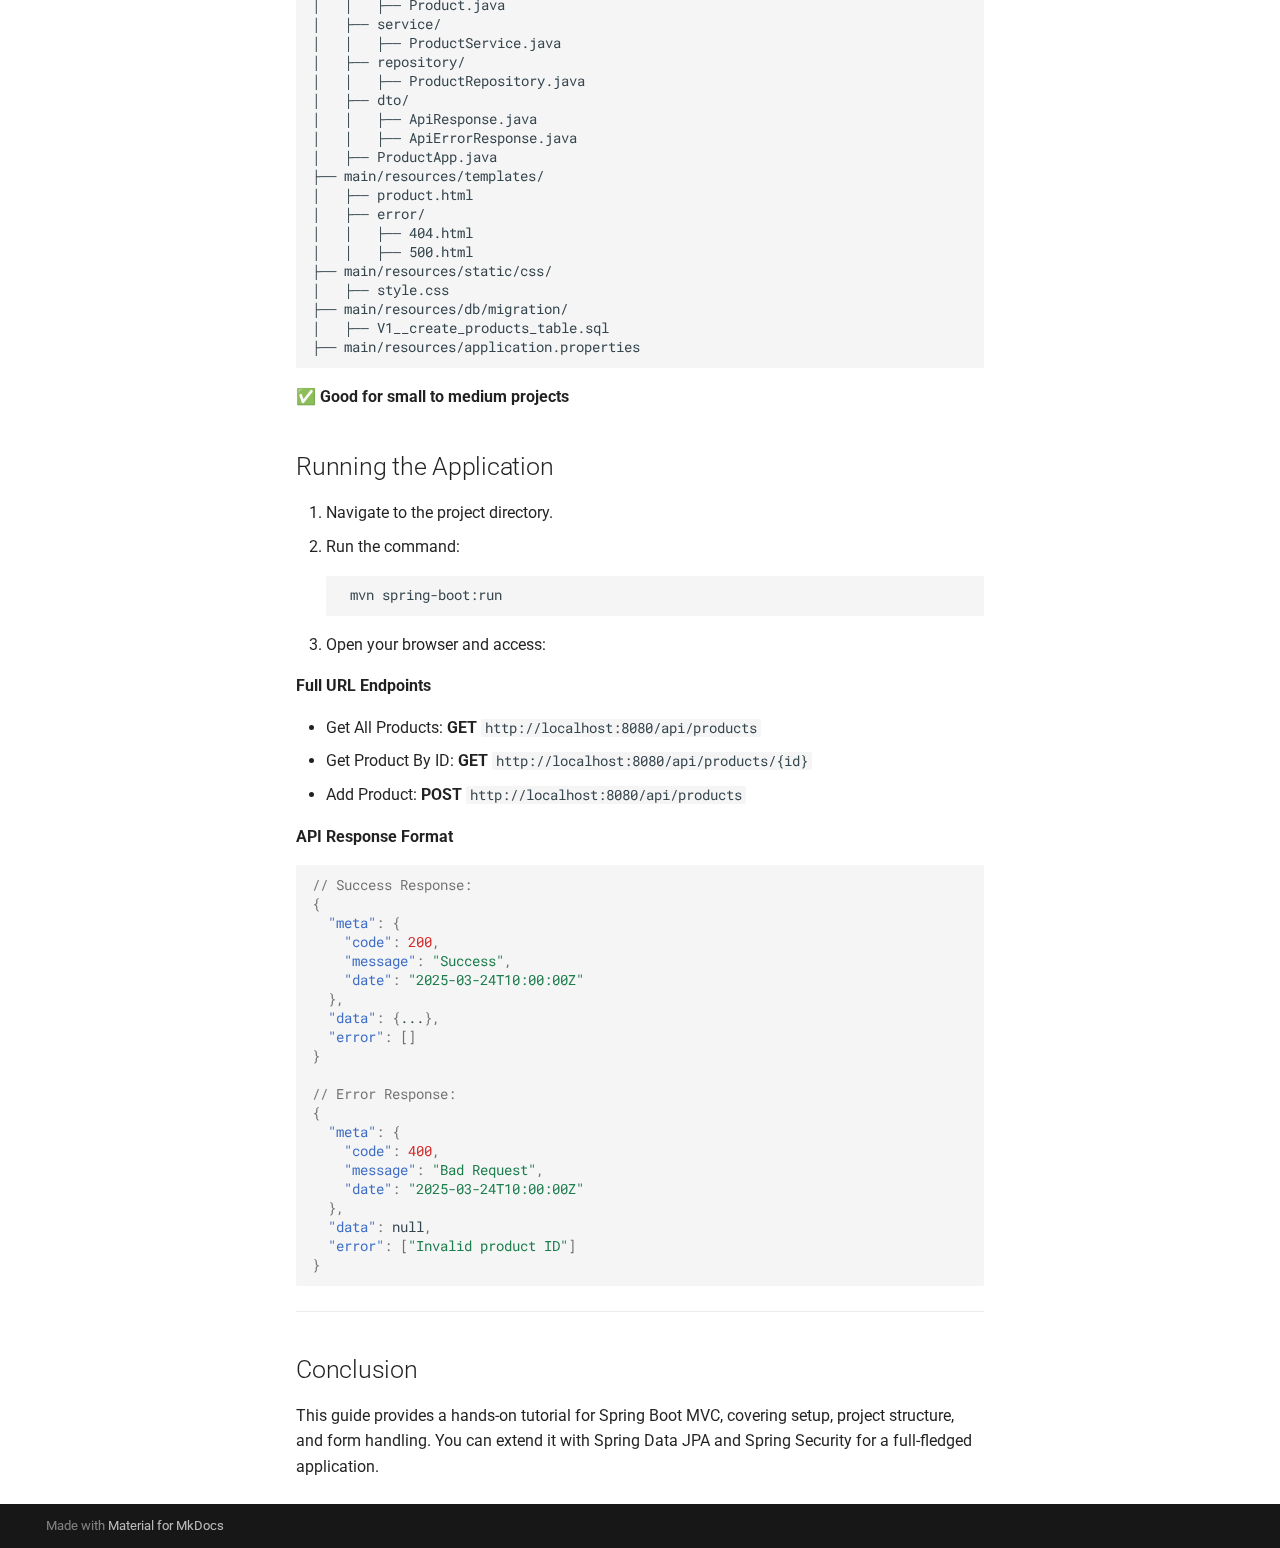
<file: doc/site/MVC/index.html>
<!doctype html>
<html lang="en" class="no-js">
  <head>
    
      <meta charset="utf-8">
      <meta name="viewport" content="width=device-width,initial-scale=1">
      
      
      
      
        <link rel="prev" href="..">
      
      
        <link rel="next" href="../buildanddeploy/">
      
      
      <link rel="icon" href="../assets/images/favicon.png">
      <meta name="generator" content="mkdocs-1.6.1, mkdocs-material-9.6.9">
    
    
      
        <title>2. Design Pattern - SpringBoot Technical Discovery</title>
      
    
    
      <link rel="stylesheet" href="../assets/stylesheets/main.4af4bdda.min.css">
      
      


    
    
      
    
    
      
        
        
        <link rel="preconnect" href="https://fonts.gstatic.com" crossorigin>
        <link rel="stylesheet" href="https://fonts.googleapis.com/css?family=Roboto:300,300i,400,400i,700,700i%7CRoboto+Mono:400,400i,700,700i&display=fallback">
        <style>:root{--md-text-font:"Roboto";--md-code-font:"Roboto Mono"}</style>
      
    
    
    <script>__md_scope=new URL("..",location),__md_hash=e=>[...e].reduce(((e,_)=>(e<<5)-e+_.charCodeAt(0)),0),__md_get=(e,_=localStorage,t=__md_scope)=>JSON.parse(_.getItem(t.pathname+"."+e)),__md_set=(e,_,t=localStorage,a=__md_scope)=>{try{t.setItem(a.pathname+"."+e,JSON.stringify(_))}catch(e){}}</script>
    
      

    
    
    
  </head>
  
  
    <body dir="ltr">
  
    
    <input class="md-toggle" data-md-toggle="drawer" type="checkbox" id="__drawer" autocomplete="off">
    <input class="md-toggle" data-md-toggle="search" type="checkbox" id="__search" autocomplete="off">
    <label class="md-overlay" for="__drawer"></label>
    <div data-md-component="skip">
      
        
        <a href="#2-design-pattern" class="md-skip">
          Skip to content
        </a>
      
    </div>
    <div data-md-component="announce">
      
    </div>
    
    
      

  

<header class="md-header md-header--shadow" data-md-component="header">
  <nav class="md-header__inner md-grid" aria-label="Header">
    <a href=".." title="SpringBoot Technical Discovery" class="md-header__button md-logo" aria-label="SpringBoot Technical Discovery" data-md-component="logo">
      
  
  <svg xmlns="http://www.w3.org/2000/svg" viewBox="0 0 24 24"><path d="M12 8a3 3 0 0 0 3-3 3 3 0 0 0-3-3 3 3 0 0 0-3 3 3 3 0 0 0 3 3m0 3.54C9.64 9.35 6.5 8 3 8v11c3.5 0 6.64 1.35 9 3.54 2.36-2.19 5.5-3.54 9-3.54V8c-3.5 0-6.64 1.35-9 3.54"/></svg>

    </a>
    <label class="md-header__button md-icon" for="__drawer">
      
      <svg xmlns="http://www.w3.org/2000/svg" viewBox="0 0 24 24"><path d="M3 6h18v2H3zm0 5h18v2H3zm0 5h18v2H3z"/></svg>
    </label>
    <div class="md-header__title" data-md-component="header-title">
      <div class="md-header__ellipsis">
        <div class="md-header__topic">
          <span class="md-ellipsis">
            SpringBoot Technical Discovery
          </span>
        </div>
        <div class="md-header__topic" data-md-component="header-topic">
          <span class="md-ellipsis">
            
              2. Design Pattern
            
          </span>
        </div>
      </div>
    </div>
    
    
      <script>var palette=__md_get("__palette");if(palette&&palette.color){if("(prefers-color-scheme)"===palette.color.media){var media=matchMedia("(prefers-color-scheme: light)"),input=document.querySelector(media.matches?"[data-md-color-media='(prefers-color-scheme: light)']":"[data-md-color-media='(prefers-color-scheme: dark)']");palette.color.media=input.getAttribute("data-md-color-media"),palette.color.scheme=input.getAttribute("data-md-color-scheme"),palette.color.primary=input.getAttribute("data-md-color-primary"),palette.color.accent=input.getAttribute("data-md-color-accent")}for(var[key,value]of Object.entries(palette.color))document.body.setAttribute("data-md-color-"+key,value)}</script>
    
    
    
      <label class="md-header__button md-icon" for="__search">
        
        <svg xmlns="http://www.w3.org/2000/svg" viewBox="0 0 24 24"><path d="M9.5 3A6.5 6.5 0 0 1 16 9.5c0 1.61-.59 3.09-1.56 4.23l.27.27h.79l5 5-1.5 1.5-5-5v-.79l-.27-.27A6.52 6.52 0 0 1 9.5 16 6.5 6.5 0 0 1 3 9.5 6.5 6.5 0 0 1 9.5 3m0 2C7 5 5 7 5 9.5S7 14 9.5 14 14 12 14 9.5 12 5 9.5 5"/></svg>
      </label>
      <div class="md-search" data-md-component="search" role="dialog">
  <label class="md-search__overlay" for="__search"></label>
  <div class="md-search__inner" role="search">
    <form class="md-search__form" name="search">
      <input type="text" class="md-search__input" name="query" aria-label="Search" placeholder="Search" autocapitalize="off" autocorrect="off" autocomplete="off" spellcheck="false" data-md-component="search-query" required>
      <label class="md-search__icon md-icon" for="__search">
        
        <svg xmlns="http://www.w3.org/2000/svg" viewBox="0 0 24 24"><path d="M9.5 3A6.5 6.5 0 0 1 16 9.5c0 1.61-.59 3.09-1.56 4.23l.27.27h.79l5 5-1.5 1.5-5-5v-.79l-.27-.27A6.52 6.52 0 0 1 9.5 16 6.5 6.5 0 0 1 3 9.5 6.5 6.5 0 0 1 9.5 3m0 2C7 5 5 7 5 9.5S7 14 9.5 14 14 12 14 9.5 12 5 9.5 5"/></svg>
        
        <svg xmlns="http://www.w3.org/2000/svg" viewBox="0 0 24 24"><path d="M20 11v2H8l5.5 5.5-1.42 1.42L4.16 12l7.92-7.92L13.5 5.5 8 11z"/></svg>
      </label>
      <nav class="md-search__options" aria-label="Search">
        
        <button type="reset" class="md-search__icon md-icon" title="Clear" aria-label="Clear" tabindex="-1">
          
          <svg xmlns="http://www.w3.org/2000/svg" viewBox="0 0 24 24"><path d="M19 6.41 17.59 5 12 10.59 6.41 5 5 6.41 10.59 12 5 17.59 6.41 19 12 13.41 17.59 19 19 17.59 13.41 12z"/></svg>
        </button>
      </nav>
      
    </form>
    <div class="md-search__output">
      <div class="md-search__scrollwrap" tabindex="0" data-md-scrollfix>
        <div class="md-search-result" data-md-component="search-result">
          <div class="md-search-result__meta">
            Initializing search
          </div>
          <ol class="md-search-result__list" role="presentation"></ol>
        </div>
      </div>
    </div>
  </div>
</div>
    
    
  </nav>
  
</header>
    
    <div class="md-container" data-md-component="container">
      
      
        
          
        
      
      <main class="md-main" data-md-component="main">
        <div class="md-main__inner md-grid">
          
            
              
              <div class="md-sidebar md-sidebar--primary" data-md-component="sidebar" data-md-type="navigation" >
                <div class="md-sidebar__scrollwrap">
                  <div class="md-sidebar__inner">
                    



<nav class="md-nav md-nav--primary" aria-label="Navigation" data-md-level="0">
  <label class="md-nav__title" for="__drawer">
    <a href=".." title="SpringBoot Technical Discovery" class="md-nav__button md-logo" aria-label="SpringBoot Technical Discovery" data-md-component="logo">
      
  
  <svg xmlns="http://www.w3.org/2000/svg" viewBox="0 0 24 24"><path d="M12 8a3 3 0 0 0 3-3 3 3 0 0 0-3-3 3 3 0 0 0-3 3 3 3 0 0 0 3 3m0 3.54C9.64 9.35 6.5 8 3 8v11c3.5 0 6.64 1.35 9 3.54 2.36-2.19 5.5-3.54 9-3.54V8c-3.5 0-6.64 1.35-9 3.54"/></svg>

    </a>
    SpringBoot Technical Discovery
  </label>
  
  <ul class="md-nav__list" data-md-scrollfix>
    
      
      
  
  
  
  
    <li class="md-nav__item">
      <a href=".." class="md-nav__link">
        
  
  <span class="md-ellipsis">
    Bibliography
    
  </span>
  

      </a>
    </li>
  

    
      
      
  
  
    
  
  
  
    <li class="md-nav__item md-nav__item--active">
      
      <input class="md-nav__toggle md-toggle" type="checkbox" id="__toc">
      
      
        
      
      
        <label class="md-nav__link md-nav__link--active" for="__toc">
          
  
  <span class="md-ellipsis">
    2. Design Pattern
    
  </span>
  

          <span class="md-nav__icon md-icon"></span>
        </label>
      
      <a href="./" class="md-nav__link md-nav__link--active">
        
  
  <span class="md-ellipsis">
    2. Design Pattern
    
  </span>
  

      </a>
      
        

<nav class="md-nav md-nav--secondary" aria-label="Table of contents">
  
  
  
    
  
  
    <label class="md-nav__title" for="__toc">
      <span class="md-nav__icon md-icon"></span>
      Table of contents
    </label>
    <ul class="md-nav__list" data-md-component="toc" data-md-scrollfix>
      
        <li class="md-nav__item">
  <a href="#21-mvc" class="md-nav__link">
    <span class="md-ellipsis">
      2.1. MVC
    </span>
  </a>
  
    <nav class="md-nav" aria-label="2.1. MVC">
      <ul class="md-nav__list">
        
          <li class="md-nav__item">
  <a href="#understanding-mvc-architecture" class="md-nav__link">
    <span class="md-ellipsis">
      Understanding MVC Architecture
    </span>
  </a>
  
</li>
        
          <li class="md-nav__item">
  <a href="#how-spring-boot-implements-mvc" class="md-nav__link">
    <span class="md-ellipsis">
      How Spring Boot Implements MVC:
    </span>
  </a>
  
</li>
        
      </ul>
    </nav>
  
</li>
      
        <li class="md-nav__item">
  <a href="#22-how-to-create-a-component" class="md-nav__link">
    <span class="md-ellipsis">
      2.2. How To Create a Component
    </span>
  </a>
  
    <nav class="md-nav" aria-label="2.2. How To Create a Component">
      <ul class="md-nav__list">
        
          <li class="md-nav__item">
  <a href="#221-using-component" class="md-nav__link">
    <span class="md-ellipsis">
      2.2.1. Using @Component
    </span>
  </a>
  
</li>
        
          <li class="md-nav__item">
  <a href="#222-using-service" class="md-nav__link">
    <span class="md-ellipsis">
      2.2.2. Using @Service
    </span>
  </a>
  
</li>
        
          <li class="md-nav__item">
  <a href="#223-using-repository" class="md-nav__link">
    <span class="md-ellipsis">
      2.2.3. Using @Repository
    </span>
  </a>
  
</li>
        
          <li class="md-nav__item">
  <a href="#224-using-controller" class="md-nav__link">
    <span class="md-ellipsis">
      2.2.4. Using @Controller
    </span>
  </a>
  
</li>
        
      </ul>
    </nav>
  
</li>
      
        <li class="md-nav__item">
  <a href="#23-creating-the-model" class="md-nav__link">
    <span class="md-ellipsis">
      2.3. Creating the Model
    </span>
  </a>
  
</li>
      
        <li class="md-nav__item">
  <a href="#24-creating-the-view" class="md-nav__link">
    <span class="md-ellipsis">
      2.4. Creating the View
    </span>
  </a>
  
</li>
      
        <li class="md-nav__item">
  <a href="#25-creating-the-controller" class="md-nav__link">
    <span class="md-ellipsis">
      2.5. Creating the Controller
    </span>
  </a>
  
</li>
      
        <li class="md-nav__item">
  <a href="#26-creating-the-service" class="md-nav__link">
    <span class="md-ellipsis">
      2.6. Creating the Service
    </span>
  </a>
  
</li>
      
        <li class="md-nav__item">
  <a href="#project-structure-best-practices" class="md-nav__link">
    <span class="md-ellipsis">
      Project Structure Best Practices
    </span>
  </a>
  
    <nav class="md-nav" aria-label="Project Structure Best Practices">
      <ul class="md-nav__list">
        
          <li class="md-nav__item">
  <a href="#1-standard-mvc-project-structure" class="md-nav__link">
    <span class="md-ellipsis">
      1. Standard MVC Project Structure
    </span>
  </a>
  
</li>
        
          <li class="md-nav__item">
  <a href="#2-feature-based-structure" class="md-nav__link">
    <span class="md-ellipsis">
      2. Feature-Based Structure
    </span>
  </a>
  
</li>
        
          <li class="md-nav__item">
  <a href="#3-springboot-poc-project-structure" class="md-nav__link">
    <span class="md-ellipsis">
      3. Springboot-POC Project Structure
    </span>
  </a>
  
</li>
        
      </ul>
    </nav>
  
</li>
      
        <li class="md-nav__item">
  <a href="#running-the-application" class="md-nav__link">
    <span class="md-ellipsis">
      Running the Application
    </span>
  </a>
  
</li>
      
        <li class="md-nav__item">
  <a href="#conclusion" class="md-nav__link">
    <span class="md-ellipsis">
      Conclusion
    </span>
  </a>
  
</li>
      
    </ul>
  
</nav>
      
    </li>
  

    
      
      
  
  
  
  
    <li class="md-nav__item">
      <a href="../buildanddeploy/" class="md-nav__link">
        
  
  <span class="md-ellipsis">
    7. Build and Deploy
    
  </span>
  

      </a>
    </li>
  

    
      
      
  
  
  
  
    <li class="md-nav__item">
      <a href="../databaseConnection/" class="md-nav__link">
        
  
  <span class="md-ellipsis">
    4. Integrated DB
    
  </span>
  

      </a>
    </li>
  

    
      
      
  
  
  
  
    <li class="md-nav__item">
      <a href="../development/" class="md-nav__link">
        
  
  <span class="md-ellipsis">
    3. Development API
    
  </span>
  

      </a>
    </li>
  

    
      
      
  
  
  
  
    <li class="md-nav__item">
      <a href="../documentation/" class="md-nav__link">
        
  
  <span class="md-ellipsis">
    5. Documentation
    
  </span>
  

      </a>
    </li>
  

    
      
      
  
  
  
  
    <li class="md-nav__item">
      <a href="../gettingStarted/" class="md-nav__link">
        
  
  <span class="md-ellipsis">
    1. Setup In local machine
    
  </span>
  

      </a>
    </li>
  

    
      
      
  
  
  
  
    <li class="md-nav__item">
      <a href="../unittest/" class="md-nav__link">
        
  
  <span class="md-ellipsis">
    3.3. Unit Test
    
  </span>
  

      </a>
    </li>
  

    
  </ul>
</nav>
                  </div>
                </div>
              </div>
            
            
              
              <div class="md-sidebar md-sidebar--secondary" data-md-component="sidebar" data-md-type="toc" >
                <div class="md-sidebar__scrollwrap">
                  <div class="md-sidebar__inner">
                    

<nav class="md-nav md-nav--secondary" aria-label="Table of contents">
  
  
  
    
  
  
    <label class="md-nav__title" for="__toc">
      <span class="md-nav__icon md-icon"></span>
      Table of contents
    </label>
    <ul class="md-nav__list" data-md-component="toc" data-md-scrollfix>
      
        <li class="md-nav__item">
  <a href="#21-mvc" class="md-nav__link">
    <span class="md-ellipsis">
      2.1. MVC
    </span>
  </a>
  
    <nav class="md-nav" aria-label="2.1. MVC">
      <ul class="md-nav__list">
        
          <li class="md-nav__item">
  <a href="#understanding-mvc-architecture" class="md-nav__link">
    <span class="md-ellipsis">
      Understanding MVC Architecture
    </span>
  </a>
  
</li>
        
          <li class="md-nav__item">
  <a href="#how-spring-boot-implements-mvc" class="md-nav__link">
    <span class="md-ellipsis">
      How Spring Boot Implements MVC:
    </span>
  </a>
  
</li>
        
      </ul>
    </nav>
  
</li>
      
        <li class="md-nav__item">
  <a href="#22-how-to-create-a-component" class="md-nav__link">
    <span class="md-ellipsis">
      2.2. How To Create a Component
    </span>
  </a>
  
    <nav class="md-nav" aria-label="2.2. How To Create a Component">
      <ul class="md-nav__list">
        
          <li class="md-nav__item">
  <a href="#221-using-component" class="md-nav__link">
    <span class="md-ellipsis">
      2.2.1. Using @Component
    </span>
  </a>
  
</li>
        
          <li class="md-nav__item">
  <a href="#222-using-service" class="md-nav__link">
    <span class="md-ellipsis">
      2.2.2. Using @Service
    </span>
  </a>
  
</li>
        
          <li class="md-nav__item">
  <a href="#223-using-repository" class="md-nav__link">
    <span class="md-ellipsis">
      2.2.3. Using @Repository
    </span>
  </a>
  
</li>
        
          <li class="md-nav__item">
  <a href="#224-using-controller" class="md-nav__link">
    <span class="md-ellipsis">
      2.2.4. Using @Controller
    </span>
  </a>
  
</li>
        
      </ul>
    </nav>
  
</li>
      
        <li class="md-nav__item">
  <a href="#23-creating-the-model" class="md-nav__link">
    <span class="md-ellipsis">
      2.3. Creating the Model
    </span>
  </a>
  
</li>
      
        <li class="md-nav__item">
  <a href="#24-creating-the-view" class="md-nav__link">
    <span class="md-ellipsis">
      2.4. Creating the View
    </span>
  </a>
  
</li>
      
        <li class="md-nav__item">
  <a href="#25-creating-the-controller" class="md-nav__link">
    <span class="md-ellipsis">
      2.5. Creating the Controller
    </span>
  </a>
  
</li>
      
        <li class="md-nav__item">
  <a href="#26-creating-the-service" class="md-nav__link">
    <span class="md-ellipsis">
      2.6. Creating the Service
    </span>
  </a>
  
</li>
      
        <li class="md-nav__item">
  <a href="#project-structure-best-practices" class="md-nav__link">
    <span class="md-ellipsis">
      Project Structure Best Practices
    </span>
  </a>
  
    <nav class="md-nav" aria-label="Project Structure Best Practices">
      <ul class="md-nav__list">
        
          <li class="md-nav__item">
  <a href="#1-standard-mvc-project-structure" class="md-nav__link">
    <span class="md-ellipsis">
      1. Standard MVC Project Structure
    </span>
  </a>
  
</li>
        
          <li class="md-nav__item">
  <a href="#2-feature-based-structure" class="md-nav__link">
    <span class="md-ellipsis">
      2. Feature-Based Structure
    </span>
  </a>
  
</li>
        
          <li class="md-nav__item">
  <a href="#3-springboot-poc-project-structure" class="md-nav__link">
    <span class="md-ellipsis">
      3. Springboot-POC Project Structure
    </span>
  </a>
  
</li>
        
      </ul>
    </nav>
  
</li>
      
        <li class="md-nav__item">
  <a href="#running-the-application" class="md-nav__link">
    <span class="md-ellipsis">
      Running the Application
    </span>
  </a>
  
</li>
      
        <li class="md-nav__item">
  <a href="#conclusion" class="md-nav__link">
    <span class="md-ellipsis">
      Conclusion
    </span>
  </a>
  
</li>
      
    </ul>
  
</nav>
                  </div>
                </div>
              </div>
            
          
          
            <div class="md-content" data-md-component="content">
              <article class="md-content__inner md-typeset">
                
                  



<h1 id="2-design-pattern">2. Design Pattern</h1>
<p>In Spring Boot, the Spring MVC framework implements this pattern, and it is commonly used to build web applications. Below is an overview of the MVC pattern and how it is typically structured in a Spring Boot application:</p>
<h2 id="21-mvc">2.1. MVC</h2>
<p>Spring Boot MVC (Model-View-Controller) is a framework for building web applications following the MVC design pattern. It simplifies web application development by providing built-in functionalities such as dependency injection, auto-configuration, and embedded web servers.</p>
<h3 id="understanding-mvc-architecture">Understanding MVC Architecture</h3>
<p>MVC (Model-View-Controller) is a design pattern used to separate concerns in an application:</p>
<ul>
<li><strong>Model</strong>: Represents the data and business logic.</li>
<li><strong>View</strong>: Displays the data to the user.</li>
<li><strong>Controller</strong>: Handles user input and communicates between the model and view.</li>
</ul>
<h3 id="how-spring-boot-implements-mvc">How Spring Boot Implements MVC:</h3>
<ul>
<li><strong>Model</strong>: Java classes that represent data and use JPA/Hibernate for persistence.</li>
<li><strong>View</strong>: Typically Thymeleaf, JSP, or frontend frameworks like React/Angular.</li>
<li><strong>Controller</strong>: Java classes annotated with <code>@Controller</code> or <code>@RestController</code>.</li>
</ul>
<hr />
<h2 id="22-how-to-create-a-component">2.2. How To Create a Component</h2>
<p>Spring Boot provides several ways to create reusable components using annotations:</p>
<h3 id="221-using-component"><strong>2.2.1. Using @Component</strong></h3>
<p>The <code>@Component</code> annotation marks a class as a Spring-managed component.</p>
<div class="highlight"><pre><span></span><code><span class="kn">package</span><span class="w"> </span><span class="nn">com.example.product.component</span><span class="p">;</span>

<span class="kn">import</span><span class="w"> </span><span class="nn">com.example.product.model.Product</span><span class="p">;</span>
<span class="kn">import</span><span class="w"> </span><span class="nn">org.springframework.stereotype.Component</span><span class="p">;</span>

<span class="kn">import</span><span class="w"> </span><span class="nn">java.util.ArrayList</span><span class="p">;</span>
<span class="kn">import</span><span class="w"> </span><span class="nn">java.util.List</span><span class="p">;</span>

<span class="nd">@Component</span>
<span class="kd">public</span><span class="w"> </span><span class="kd">class</span> <span class="nc">ProductComponent</span><span class="w"> </span><span class="p">{</span>

<span class="w">  </span><span class="kd">private</span><span class="w"> </span><span class="kd">final</span><span class="w"> </span><span class="n">List</span><span class="o">&lt;</span><span class="n">Product</span><span class="o">&gt;</span><span class="w"> </span><span class="n">productList</span><span class="w"> </span><span class="o">=</span><span class="w"> </span><span class="k">new</span><span class="w"> </span><span class="n">ArrayList</span><span class="o">&lt;&gt;</span><span class="p">();</span>

<span class="w">  </span><span class="kd">public</span><span class="w"> </span><span class="nf">ProductComponent</span><span class="p">()</span><span class="w"> </span><span class="p">{</span>
<span class="w">    </span><span class="n">productList</span><span class="p">.</span><span class="na">add</span><span class="p">(</span><span class="k">new</span><span class="w"> </span><span class="n">Product</span><span class="p">(</span><span class="mi">1</span><span class="p">,</span><span class="w"> </span><span class="s">&quot;Laptop&quot;</span><span class="p">,</span><span class="w"> </span><span class="mf">1500.00</span><span class="p">));</span>
<span class="w">    </span><span class="n">productList</span><span class="p">.</span><span class="na">add</span><span class="p">(</span><span class="k">new</span><span class="w"> </span><span class="n">Product</span><span class="p">(</span><span class="mi">2</span><span class="p">,</span><span class="w"> </span><span class="s">&quot;Smartphone&quot;</span><span class="p">,</span><span class="w"> </span><span class="mf">800.00</span><span class="p">));</span>
<span class="w">    </span><span class="n">productList</span><span class="p">.</span><span class="na">add</span><span class="p">(</span><span class="k">new</span><span class="w"> </span><span class="n">Product</span><span class="p">(</span><span class="mi">3</span><span class="p">,</span><span class="w"> </span><span class="s">&quot;Tablet&quot;</span><span class="p">,</span><span class="w"> </span><span class="mf">500.00</span><span class="p">));</span>
<span class="w">  </span><span class="p">}</span>
<span class="p">}</span>
</code></pre></div>
<h3 id="222-using-service"><strong>2.2.2. Using @Service</strong></h3>
<p>The <code>@Service</code> annotation is a specialization of <code>@Component</code> for service layer logic.</p>
<div class="highlight"><pre><span></span><code><span class="kn">package</span><span class="w"> </span><span class="nn">com.example.product.service</span><span class="p">;</span>

<span class="kn">import</span><span class="w"> </span><span class="nn">com.example.product.model.Product</span><span class="p">;</span>
<span class="kn">import</span><span class="w"> </span><span class="nn">org.springframework.beans.factory.annotation.Autowired</span><span class="p">;</span>
<span class="kn">import</span><span class="w"> </span><span class="nn">org.springframework.stereotype.Service</span><span class="p">;</span>
<span class="kn">import</span><span class="w"> </span><span class="nn">com.example.product.repository.ProductRepository</span><span class="p">;</span>

<span class="c1">// if you want to use ProductComponent</span>
<span class="c1">// import com.example.product.component.ProductComponent;</span>

<span class="kn">import</span><span class="w"> </span><span class="nn">java.util.List</span><span class="p">;</span>
<span class="kn">import</span><span class="w"> </span><span class="nn">java.util.Optional</span><span class="p">;</span>

<span class="nd">@Service</span>
<span class="kd">public</span><span class="w"> </span><span class="kd">class</span> <span class="nc">ProductService</span><span class="w"> </span><span class="p">{</span>

<span class="w">    </span><span class="c1">// if you want to use ProductComponent</span>
<span class="w">    </span><span class="c1">// private final ProductComponent productComponent;</span>
<span class="w">    </span><span class="kd">private</span><span class="w"> </span><span class="kd">final</span><span class="w"> </span><span class="n">ProductRepository</span><span class="w"> </span><span class="n">productRepository</span><span class="p">;</span>

<span class="w">    </span><span class="nd">@Autowired</span>
<span class="w">    </span><span class="kd">public</span><span class="w"> </span><span class="nf">ProductService</span><span class="p">(</span><span class="n">ProductRepository</span><span class="w"> </span><span class="n">productRepository</span><span class="p">)</span><span class="w"> </span><span class="p">{</span>
<span class="w">        </span><span class="k">this</span><span class="p">.</span><span class="na">productRepository</span><span class="w"> </span><span class="o">=</span><span class="w"> </span><span class="n">productRepository</span><span class="p">;</span>
<span class="w">    </span><span class="p">}</span>
<span class="p">}</span>
</code></pre></div>
<h3 id="223-using-repository"><strong>2.2.3. Using @Repository</strong></h3>
<p>The <code>@Repository</code> annotation is a specialization of <code>@Component</code> for the persistence layer.</p>
<div class="highlight"><pre><span></span><code><span class="kn">package</span><span class="w"> </span><span class="nn">com.example.mvc.repository</span><span class="p">;</span>

<span class="kn">import</span><span class="w"> </span><span class="nn">com.example.product.model.Product</span><span class="p">;</span>
<span class="kn">import</span><span class="w"> </span><span class="nn">org.springframework.stereotype.Repository</span><span class="p">;</span>
<span class="kn">import</span><span class="w"> </span><span class="nn">java.util.ArrayList</span><span class="p">;</span>
<span class="kn">import</span><span class="w"> </span><span class="nn">java.util.List</span><span class="p">;</span>
<span class="kn">import</span><span class="w"> </span><span class="nn">java.util.Optional</span><span class="p">;</span>

<span class="nd">@Repository</span>
<span class="kd">public</span><span class="w"> </span><span class="kd">class</span> <span class="nc">ProductRepository</span><span class="w"> </span><span class="p">{</span>
<span class="w">    </span><span class="kd">private</span><span class="w"> </span><span class="n">List</span><span class="o">&lt;</span><span class="n">Product</span><span class="o">&gt;</span><span class="w"> </span><span class="n">products</span><span class="w"> </span><span class="o">=</span><span class="w"> </span><span class="k">new</span><span class="w"> </span><span class="n">ArrayList</span><span class="o">&lt;&gt;</span><span class="p">();</span>

<span class="w">    </span><span class="kd">public</span><span class="w"> </span><span class="nf">ProductRepository</span><span class="p">()</span><span class="w"> </span><span class="p">{</span>
<span class="w">        </span><span class="n">products</span><span class="p">.</span><span class="na">add</span><span class="p">(</span><span class="k">new</span><span class="w"> </span><span class="n">Product</span><span class="p">(</span><span class="mi">1</span><span class="p">,</span><span class="w"> </span><span class="s">&quot;Laptop&quot;</span><span class="p">,</span><span class="w"> </span><span class="mf">1200.00</span><span class="p">));</span>
<span class="w">        </span><span class="n">products</span><span class="p">.</span><span class="na">add</span><span class="p">(</span><span class="k">new</span><span class="w"> </span><span class="n">Product</span><span class="p">(</span><span class="mi">2</span><span class="p">,</span><span class="w"> </span><span class="s">&quot;Smartphone&quot;</span><span class="p">,</span><span class="w"> </span><span class="mf">800.00</span><span class="p">));</span>
<span class="w">    </span><span class="p">}</span>

<span class="w">    </span><span class="kd">public</span><span class="w"> </span><span class="n">List</span><span class="o">&lt;</span><span class="n">Product</span><span class="o">&gt;</span><span class="w"> </span><span class="nf">findAll</span><span class="p">()</span><span class="w"> </span><span class="p">{</span>
<span class="w">        </span><span class="k">return</span><span class="w"> </span><span class="n">products</span><span class="p">;</span>
<span class="w">    </span><span class="p">}</span>

<span class="w">    </span><span class="kd">public</span><span class="w"> </span><span class="n">Optional</span><span class="o">&lt;</span><span class="n">Product</span><span class="o">&gt;</span><span class="w"> </span><span class="nf">findById</span><span class="p">(</span><span class="kt">long</span><span class="w"> </span><span class="n">id</span><span class="p">)</span><span class="w"> </span><span class="p">{</span>
<span class="w">        </span><span class="k">return</span><span class="w"> </span><span class="n">products</span><span class="p">.</span><span class="na">stream</span><span class="p">().</span><span class="na">filter</span><span class="p">(</span><span class="n">p</span><span class="w"> </span><span class="o">-&gt;</span><span class="w"> </span><span class="n">p</span><span class="p">.</span><span class="na">getId</span><span class="p">()</span><span class="w"> </span><span class="o">==</span><span class="w"> </span><span class="n">id</span><span class="p">).</span><span class="na">findFirst</span><span class="p">();</span>
<span class="w">    </span><span class="p">}</span>

<span class="w">    </span><span class="kd">public</span><span class="w"> </span><span class="kt">void</span><span class="w"> </span><span class="nf">save</span><span class="p">(</span><span class="n">Product</span><span class="w"> </span><span class="n">product</span><span class="p">)</span><span class="w"> </span><span class="p">{</span>
<span class="w">        </span><span class="n">products</span><span class="p">.</span><span class="na">add</span><span class="p">(</span><span class="n">product</span><span class="p">);</span>
<span class="w">    </span><span class="p">}</span>
<span class="p">}</span>
</code></pre></div>
<h3 id="224-using-controller"><strong>2.2.4. Using @Controller</strong></h3>
<p>The <code>@Controller</code> example <code>@RestController</code> annotation marks a class as a web controller in <code>src/main/java/com/example/product/Controller/ProductController.java</code></p>
<div class="highlight"><pre><span></span><code><span class="kn">package</span><span class="w"> </span><span class="nn">com.example.product.controller</span><span class="p">;</span>

<span class="kn">import</span><span class="w"> </span><span class="nn">com.example.product.model.Product</span><span class="p">;</span>
<span class="kn">import</span><span class="w"> </span><span class="nn">com.example.product.service.ProductService</span><span class="p">;</span>
<span class="kn">import</span><span class="w"> </span><span class="nn">org.springframework.web.bind.annotation.*</span><span class="p">;</span>
<span class="kn">import</span><span class="w"> </span><span class="nn">java.util.List</span><span class="p">;</span>

<span class="nd">@RestController</span>
<span class="nd">@RequestMapping</span><span class="p">(</span><span class="s">&quot;/api/products&quot;</span><span class="p">)</span>
<span class="kd">public</span><span class="w"> </span><span class="kd">class</span> <span class="nc">ProductController</span><span class="w"> </span><span class="p">{</span>

<span class="w">    </span><span class="kd">private</span><span class="w"> </span><span class="kd">final</span><span class="w"> </span><span class="n">ProductService</span><span class="w"> </span><span class="n">productService</span><span class="p">;</span>

<span class="w">    </span><span class="kd">public</span><span class="w"> </span><span class="nf">ProductController</span><span class="p">(</span><span class="n">ProductService</span><span class="w"> </span><span class="n">productService</span><span class="p">)</span><span class="w"> </span><span class="p">{</span>
<span class="w">        </span><span class="k">this</span><span class="p">.</span><span class="na">productService</span><span class="w"> </span><span class="o">=</span><span class="w"> </span><span class="n">productService</span><span class="p">;</span>
<span class="w">    </span><span class="p">}</span>

<span class="w">    </span><span class="nd">@GetMapping</span>
<span class="w">    </span><span class="kd">public</span><span class="w"> </span><span class="n">List</span><span class="o">&lt;</span><span class="n">Product</span><span class="o">&gt;</span><span class="w"> </span><span class="nf">getAllProducts</span><span class="p">()</span><span class="w"> </span><span class="p">{</span>
<span class="w">        </span><span class="k">return</span><span class="w"> </span><span class="n">productService</span><span class="p">.</span><span class="na">getAllProducts</span><span class="p">();</span>
<span class="w">    </span><span class="p">}</span>
<span class="p">}</span>
</code></pre></div>
<hr />
<h2 id="23-creating-the-model">2.3. Creating the Model</h2>
<p>Create a simple <code>Product</code> model in <code>src/main/java/com/example/product/model/Product.java</code>:</p>
<div class="highlight"><pre><span></span><code><span class="kn">package</span><span class="w"> </span><span class="nn">com.example.product.model</span><span class="p">;</span>

<span class="kd">public</span><span class="w"> </span><span class="kd">class</span> <span class="nc">Product</span><span class="w"> </span><span class="p">{</span>
<span class="w">    </span><span class="kd">private</span><span class="w"> </span><span class="kt">long</span><span class="w"> </span><span class="n">id</span><span class="p">;</span>
<span class="w">    </span><span class="kd">private</span><span class="w"> </span><span class="n">String</span><span class="w"> </span><span class="n">name</span><span class="p">;</span>
<span class="w">    </span><span class="kd">private</span><span class="w"> </span><span class="kt">double</span><span class="w"> </span><span class="n">price</span><span class="p">;</span>

<span class="w">    </span><span class="c1">// Constructor, getters, and setters</span>
<span class="w">    </span><span class="kd">public</span><span class="w"> </span><span class="nf">Product</span><span class="p">(</span><span class="kt">long</span><span class="w"> </span><span class="n">id</span><span class="p">,</span><span class="w"> </span><span class="n">String</span><span class="w"> </span><span class="n">name</span><span class="p">,</span><span class="w"> </span><span class="kt">double</span><span class="w"> </span><span class="n">price</span><span class="p">)</span><span class="w"> </span><span class="p">{</span>
<span class="w">        </span><span class="k">this</span><span class="p">.</span><span class="na">id</span><span class="w"> </span><span class="o">=</span><span class="w"> </span><span class="n">id</span><span class="p">;</span>
<span class="w">        </span><span class="k">this</span><span class="p">.</span><span class="na">name</span><span class="w"> </span><span class="o">=</span><span class="w"> </span><span class="n">name</span><span class="p">;</span>
<span class="w">        </span><span class="k">this</span><span class="p">.</span><span class="na">price</span><span class="w"> </span><span class="o">=</span><span class="w"> </span><span class="n">price</span><span class="p">;</span>
<span class="w">    </span><span class="p">}</span>

<span class="w">    </span><span class="kd">public</span><span class="w"> </span><span class="kt">long</span><span class="w"> </span><span class="nf">getId</span><span class="p">()</span><span class="w"> </span><span class="p">{</span><span class="w"> </span><span class="k">return</span><span class="w"> </span><span class="n">id</span><span class="p">;</span><span class="w"> </span><span class="p">}</span>
<span class="w">    </span><span class="kd">public</span><span class="w"> </span><span class="kt">void</span><span class="w"> </span><span class="nf">setId</span><span class="p">(</span><span class="kt">long</span><span class="w"> </span><span class="n">id</span><span class="p">)</span><span class="w"> </span><span class="p">{</span><span class="w"> </span><span class="k">this</span><span class="p">.</span><span class="na">id</span><span class="w"> </span><span class="o">=</span><span class="w"> </span><span class="n">id</span><span class="p">;</span><span class="w"> </span><span class="p">}</span>

<span class="w">    </span><span class="kd">public</span><span class="w"> </span><span class="n">String</span><span class="w"> </span><span class="nf">getName</span><span class="p">()</span><span class="w"> </span><span class="p">{</span><span class="w"> </span><span class="k">return</span><span class="w"> </span><span class="n">name</span><span class="p">;</span><span class="w"> </span><span class="p">}</span>
<span class="w">    </span><span class="kd">public</span><span class="w"> </span><span class="kt">void</span><span class="w"> </span><span class="nf">setName</span><span class="p">(</span><span class="n">String</span><span class="w"> </span><span class="n">name</span><span class="p">)</span><span class="w"> </span><span class="p">{</span><span class="w"> </span><span class="k">this</span><span class="p">.</span><span class="na">name</span><span class="w"> </span><span class="o">=</span><span class="w"> </span><span class="n">name</span><span class="p">;</span><span class="w"> </span><span class="p">}</span>

<span class="w">    </span><span class="kd">public</span><span class="w"> </span><span class="kt">double</span><span class="w"> </span><span class="nf">getPrice</span><span class="p">()</span><span class="w"> </span><span class="p">{</span><span class="w"> </span><span class="k">return</span><span class="w"> </span><span class="n">price</span><span class="p">;</span><span class="w"> </span><span class="p">}</span>
<span class="w">    </span><span class="kd">public</span><span class="w"> </span><span class="kt">void</span><span class="w"> </span><span class="nf">setPrice</span><span class="p">(</span><span class="kt">double</span><span class="w"> </span><span class="n">price</span><span class="p">)</span><span class="w"> </span><span class="p">{</span><span class="w"> </span><span class="k">this</span><span class="p">.</span><span class="na">price</span><span class="w"> </span><span class="o">=</span><span class="w"> </span><span class="n">price</span><span class="p">;</span><span class="w"> </span><span class="p">}</span>
<span class="p">}</span>
</code></pre></div>
<hr />
<h2 id="24-creating-the-view">2.4. Creating the View</h2>
<p>Create <code>user.html</code> inside <code>src/main/resources/templates/</code>:</p>
<div class="highlight"><pre><span></span><code><span class="cp">&lt;!DOCTYPE html&gt;</span>
<span class="p">&lt;</span><span class="nt">html</span> <span class="na">xmlns:th</span><span class="o">=</span><span class="s">&quot;http://www.thymeleaf.org&quot;</span><span class="p">&gt;</span>
  <span class="p">&lt;</span><span class="nt">head</span><span class="p">&gt;</span>
    <span class="p">&lt;</span><span class="nt">link</span> <span class="na">rel</span><span class="o">=</span><span class="s">&quot;stylesheet&quot;</span> <span class="na">th:href</span><span class="o">=</span><span class="s">&quot;@{/css/product.css}&quot;</span> <span class="p">/&gt;</span>
    <span class="p">&lt;</span><span class="nt">title</span><span class="p">&gt;</span>Product List<span class="p">&lt;/</span><span class="nt">title</span><span class="p">&gt;</span>
  <span class="p">&lt;/</span><span class="nt">head</span><span class="p">&gt;</span>
  <span class="p">&lt;</span><span class="nt">body</span><span class="p">&gt;</span>
    <span class="p">&lt;</span><span class="nt">h1</span><span class="p">&gt;</span>Product List<span class="p">&lt;/</span><span class="nt">h1</span><span class="p">&gt;</span>
    <span class="p">&lt;</span><span class="nt">table</span> <span class="na">class</span><span class="o">=</span><span class="s">&quot;table table-striped table-bordered&quot;</span><span class="p">&gt;</span>
      <span class="p">&lt;</span><span class="nt">thead</span> <span class="na">class</span><span class="o">=</span><span class="s">&quot;table-dark&quot;</span><span class="p">&gt;</span>
        <span class="p">&lt;</span><span class="nt">tr</span><span class="p">&gt;</span>
          <span class="p">&lt;</span><span class="nt">th</span><span class="p">&gt;</span>ID<span class="p">&lt;/</span><span class="nt">th</span><span class="p">&gt;</span>
          <span class="p">&lt;</span><span class="nt">th</span><span class="p">&gt;</span>Name<span class="p">&lt;/</span><span class="nt">th</span><span class="p">&gt;</span>
          <span class="p">&lt;</span><span class="nt">th</span><span class="p">&gt;</span>Price<span class="p">&lt;/</span><span class="nt">th</span><span class="p">&gt;</span>
        <span class="p">&lt;/</span><span class="nt">tr</span><span class="p">&gt;</span>
      <span class="p">&lt;/</span><span class="nt">thead</span><span class="p">&gt;</span>
      <span class="p">&lt;</span><span class="nt">tbody</span><span class="p">&gt;</span>
        <span class="p">&lt;</span><span class="nt">tr</span> <span class="na">th:each</span><span class="o">=</span><span class="s">&quot;product : ${products}&quot;</span><span class="p">&gt;</span>
          <span class="p">&lt;</span><span class="nt">td</span> <span class="na">th:text</span><span class="o">=</span><span class="s">&quot;${product.id}&quot;</span><span class="p">&gt;&lt;/</span><span class="nt">td</span><span class="p">&gt;</span>
          <span class="p">&lt;</span><span class="nt">td</span> <span class="na">th:text</span><span class="o">=</span><span class="s">&quot;${product.name}&quot;</span><span class="p">&gt;&lt;/</span><span class="nt">td</span><span class="p">&gt;</span>
          <span class="p">&lt;</span><span class="nt">td</span> <span class="na">th:text</span><span class="o">=</span><span class="s">&quot;${product.price}&quot;</span><span class="p">&gt;&lt;/</span><span class="nt">td</span><span class="p">&gt;</span>
        <span class="p">&lt;/</span><span class="nt">tr</span><span class="p">&gt;</span>
      <span class="p">&lt;/</span><span class="nt">tbody</span><span class="p">&gt;</span>
    <span class="p">&lt;/</span><span class="nt">table</span><span class="p">&gt;</span>
  <span class="p">&lt;/</span><span class="nt">body</span><span class="p">&gt;</span>
<span class="p">&lt;/</span><span class="nt">html</span><span class="p">&gt;</span>
</code></pre></div>
<hr />
<h2 id="25-creating-the-controller">2.5. Creating the Controller</h2>
<p>Create <code>ProductController</code> in <code>src/main/java/com/example/product/Controller/ProductController.java</code>:</p>
<div class="highlight"><pre><span></span><code><span class="kn">package</span><span class="w"> </span><span class="nn">com.example.product.controller</span><span class="p">;</span>

<span class="kn">import</span><span class="w"> </span><span class="nn">com.example.product.model.Product</span><span class="p">;</span>
<span class="kn">import</span><span class="w"> </span><span class="nn">org.springframework.web.bind.annotation.*</span><span class="p">;</span>

<span class="kn">import</span><span class="w"> </span><span class="nn">java.util.ArrayList</span><span class="p">;</span>
<span class="kn">import</span><span class="w"> </span><span class="nn">java.util.List</span><span class="p">;</span>

<span class="nd">@RestController</span>
<span class="nd">@RequestMapping</span><span class="p">(</span><span class="s">&quot;/api/products&quot;</span><span class="p">)</span>
<span class="kd">public</span><span class="w"> </span><span class="kd">class</span> <span class="nc">ProductController</span><span class="w"> </span><span class="p">{</span>
<span class="w">  </span><span class="kd">private</span><span class="w"> </span><span class="n">List</span><span class="o">&lt;</span><span class="n">Product</span><span class="o">&gt;</span><span class="w"> </span><span class="n">products</span><span class="w"> </span><span class="o">=</span><span class="w"> </span><span class="k">new</span><span class="w"> </span><span class="n">ArrayList</span><span class="o">&lt;&gt;</span><span class="p">();</span>

<span class="w">    </span><span class="c1">// Constructor to add some sample products</span>
<span class="w">    </span><span class="kd">public</span><span class="w"> </span><span class="nf">ProductController</span><span class="p">()</span><span class="w"> </span><span class="p">{</span>
<span class="w">        </span><span class="n">products</span><span class="p">.</span><span class="na">add</span><span class="p">(</span><span class="k">new</span><span class="w"> </span><span class="n">Product</span><span class="p">(</span><span class="mi">1</span><span class="p">,</span><span class="w"> </span><span class="s">&quot;Laptop&quot;</span><span class="p">,</span><span class="w"> </span><span class="mf">799.99</span><span class="p">));</span>
<span class="w">        </span><span class="n">products</span><span class="p">.</span><span class="na">add</span><span class="p">(</span><span class="k">new</span><span class="w"> </span><span class="n">Product</span><span class="p">(</span><span class="mi">2</span><span class="p">,</span><span class="w"> </span><span class="s">&quot;Smartphone&quot;</span><span class="p">,</span><span class="w"> </span><span class="mf">499.99</span><span class="p">));</span>
<span class="w">        </span><span class="n">products</span><span class="p">.</span><span class="na">add</span><span class="p">(</span><span class="k">new</span><span class="w"> </span><span class="n">Product</span><span class="p">(</span><span class="mi">3</span><span class="p">,</span><span class="w"> </span><span class="s">&quot;Tablet&quot;</span><span class="p">,</span><span class="w"> </span><span class="mf">299.99</span><span class="p">));</span>
<span class="w">    </span><span class="p">}</span>

<span class="w">    </span><span class="c1">// Get all products</span>
<span class="w">    </span><span class="nd">@GetMapping</span>
<span class="w">    </span><span class="kd">public</span><span class="w"> </span><span class="n">List</span><span class="o">&lt;</span><span class="n">Product</span><span class="o">&gt;</span><span class="w"> </span><span class="nf">getAllProducts</span><span class="p">()</span><span class="w"> </span><span class="p">{</span>
<span class="w">        </span><span class="k">return</span><span class="w"> </span><span class="n">products</span><span class="p">;</span>
<span class="w">    </span><span class="p">}</span>

<span class="w">    </span><span class="c1">// Get a single product by ID</span>
<span class="w">    </span><span class="nd">@GetMapping</span><span class="p">(</span><span class="s">&quot;/{id}&quot;</span><span class="p">)</span>
<span class="w">    </span><span class="kd">public</span><span class="w"> </span><span class="n">Product</span><span class="w"> </span><span class="nf">getProductById</span><span class="p">(</span><span class="nd">@PathVariable</span><span class="w"> </span><span class="kt">long</span><span class="w"> </span><span class="n">id</span><span class="p">)</span><span class="w"> </span><span class="p">{</span>
<span class="w">        </span><span class="k">return</span><span class="w"> </span><span class="n">products</span><span class="p">.</span><span class="na">stream</span><span class="p">()</span>
<span class="w">                </span><span class="p">.</span><span class="na">filter</span><span class="p">(</span><span class="n">product</span><span class="w"> </span><span class="o">-&gt;</span><span class="w"> </span><span class="n">product</span><span class="p">.</span><span class="na">getId</span><span class="p">()</span><span class="w"> </span><span class="o">==</span><span class="w"> </span><span class="n">id</span><span class="p">)</span>
<span class="w">                </span><span class="p">.</span><span class="na">findFirst</span><span class="p">()</span>
<span class="w">                </span><span class="p">.</span><span class="na">orElse</span><span class="p">(</span><span class="kc">null</span><span class="p">);</span>
<span class="w">    </span><span class="p">}</span>

<span class="w">    </span><span class="c1">// Create a new product</span>
<span class="w">    </span><span class="nd">@PostMapping</span>
<span class="w">    </span><span class="kd">public</span><span class="w"> </span><span class="n">Product</span><span class="w"> </span><span class="nf">createProduct</span><span class="p">(</span><span class="nd">@RequestBody</span><span class="w"> </span><span class="n">Product</span><span class="w"> </span><span class="n">product</span><span class="p">)</span><span class="w"> </span><span class="p">{</span>
<span class="w">        </span><span class="n">products</span><span class="p">.</span><span class="na">add</span><span class="p">(</span><span class="n">product</span><span class="p">);</span>
<span class="w">        </span><span class="k">return</span><span class="w"> </span><span class="n">product</span><span class="p">;</span>
<span class="w">    </span><span class="p">}</span>

<span class="w">    </span><span class="c1">// Update an existing product</span>
<span class="w">    </span><span class="nd">@PutMapping</span><span class="p">(</span><span class="s">&quot;/{id}&quot;</span><span class="p">)</span>
<span class="w">    </span><span class="kd">public</span><span class="w"> </span><span class="n">Product</span><span class="w"> </span><span class="nf">updateProduct</span><span class="p">(</span><span class="nd">@PathVariable</span><span class="w"> </span><span class="kt">long</span><span class="w"> </span><span class="n">id</span><span class="p">,</span><span class="w"> </span><span class="nd">@RequestBody</span><span class="w"> </span><span class="n">Product</span><span class="w"> </span><span class="n">updatedProduct</span><span class="p">)</span><span class="w"> </span><span class="p">{</span>
<span class="w">        </span><span class="n">Product</span><span class="w"> </span><span class="n">product</span><span class="w"> </span><span class="o">=</span><span class="w"> </span><span class="n">getProductById</span><span class="p">(</span><span class="n">id</span><span class="p">);</span>
<span class="w">        </span><span class="k">if</span><span class="w"> </span><span class="p">(</span><span class="n">product</span><span class="w"> </span><span class="o">!=</span><span class="w"> </span><span class="kc">null</span><span class="p">)</span><span class="w"> </span><span class="p">{</span>
<span class="w">            </span><span class="n">product</span><span class="p">.</span><span class="na">setName</span><span class="p">(</span><span class="n">updatedProduct</span><span class="p">.</span><span class="na">getName</span><span class="p">());</span>
<span class="w">            </span><span class="n">product</span><span class="p">.</span><span class="na">setPrice</span><span class="p">(</span><span class="n">updatedProduct</span><span class="p">.</span><span class="na">getPrice</span><span class="p">());</span>
<span class="w">            </span><span class="k">return</span><span class="w"> </span><span class="n">product</span><span class="p">;</span>
<span class="w">        </span><span class="p">}</span>
<span class="w">        </span><span class="k">return</span><span class="w"> </span><span class="kc">null</span><span class="p">;</span>
<span class="w">    </span><span class="p">}</span>

<span class="w">    </span><span class="c1">// Delete a product</span>
<span class="w">    </span><span class="nd">@DeleteMapping</span><span class="p">(</span><span class="s">&quot;/{id}&quot;</span><span class="p">)</span>
<span class="w">    </span><span class="kd">public</span><span class="w"> </span><span class="n">String</span><span class="w"> </span><span class="nf">deleteProduct</span><span class="p">(</span><span class="nd">@PathVariable</span><span class="w"> </span><span class="kt">long</span><span class="w"> </span><span class="n">id</span><span class="p">)</span><span class="w"> </span><span class="p">{</span>
<span class="w">        </span><span class="n">Product</span><span class="w"> </span><span class="n">product</span><span class="w"> </span><span class="o">=</span><span class="w"> </span><span class="n">getProductById</span><span class="p">(</span><span class="n">id</span><span class="p">);</span>
<span class="w">        </span><span class="k">if</span><span class="w"> </span><span class="p">(</span><span class="n">product</span><span class="w"> </span><span class="o">!=</span><span class="w"> </span><span class="kc">null</span><span class="p">)</span><span class="w"> </span><span class="p">{</span>
<span class="w">            </span><span class="n">products</span><span class="p">.</span><span class="na">remove</span><span class="p">(</span><span class="n">product</span><span class="p">);</span>
<span class="w">            </span><span class="k">return</span><span class="w"> </span><span class="s">&quot;Product deleted&quot;</span><span class="p">;</span>
<span class="w">        </span><span class="p">}</span>
<span class="w">        </span><span class="k">return</span><span class="w"> </span><span class="s">&quot;Product not found&quot;</span><span class="p">;</span>
<span class="w">    </span><span class="p">}</span>
<span class="p">}</span>
</code></pre></div>
<hr />
<h2 id="26-creating-the-service">2.6. Creating the Service</h2>
<p>Create <code>ProductService</code> in <code>src/main/java/com/example/product/service/ProductService.java</code>:</p>
<div class="highlight"><pre><span></span><code><span class="kn">package</span><span class="w"> </span><span class="nn">com.example.product.service</span><span class="p">;</span>

<span class="kn">import</span><span class="w"> </span><span class="nn">com.example.product.model.Product</span><span class="p">;</span>
<span class="kn">import</span><span class="w"> </span><span class="nn">com.example.product.repository.ProductRepository</span><span class="p">;</span>
<span class="kn">import</span><span class="w"> </span><span class="nn">org.springframework.stereotype.Service</span><span class="p">;</span>
<span class="kn">import</span><span class="w"> </span><span class="nn">java.util.List</span><span class="p">;</span>
<span class="kn">import</span><span class="w"> </span><span class="nn">java.util.Optional</span><span class="p">;</span>

<span class="nd">@Service</span>
<span class="kd">public</span><span class="w"> </span><span class="kd">class</span> <span class="nc">ProductService</span><span class="w"> </span><span class="p">{</span>
<span class="w">    </span><span class="kd">private</span><span class="w"> </span><span class="kd">final</span><span class="w"> </span><span class="n">ProductRepository</span><span class="w"> </span><span class="n">productRepository</span><span class="p">;</span>

<span class="w">    </span><span class="kd">public</span><span class="w"> </span><span class="nf">ProductService</span><span class="p">(</span><span class="n">ProductRepository</span><span class="w"> </span><span class="n">productRepository</span><span class="p">)</span><span class="w"> </span><span class="p">{</span>
<span class="w">        </span><span class="k">this</span><span class="p">.</span><span class="na">productRepository</span><span class="w"> </span><span class="o">=</span><span class="w"> </span><span class="n">productRepository</span><span class="p">;</span>
<span class="w">    </span><span class="p">}</span>

<span class="w">    </span><span class="kd">public</span><span class="w"> </span><span class="n">List</span><span class="o">&lt;</span><span class="n">Product</span><span class="o">&gt;</span><span class="w"> </span><span class="nf">getAllProducts</span><span class="p">()</span><span class="w"> </span><span class="p">{</span>
<span class="w">        </span><span class="k">return</span><span class="w"> </span><span class="n">productRepository</span><span class="p">.</span><span class="na">findAll</span><span class="p">();</span>
<span class="w">    </span><span class="p">}</span>

<span class="w">    </span><span class="kd">public</span><span class="w"> </span><span class="n">Optional</span><span class="o">&lt;</span><span class="n">Product</span><span class="o">&gt;</span><span class="w"> </span><span class="nf">getProductById</span><span class="p">(</span><span class="kt">long</span><span class="w"> </span><span class="n">id</span><span class="p">)</span><span class="w"> </span><span class="p">{</span>
<span class="w">        </span><span class="k">return</span><span class="w"> </span><span class="n">productRepository</span><span class="p">.</span><span class="na">findById</span><span class="p">(</span><span class="n">id</span><span class="p">);</span>
<span class="w">    </span><span class="p">}</span>

<span class="w">    </span><span class="kd">public</span><span class="w"> </span><span class="kt">void</span><span class="w"> </span><span class="nf">addProduct</span><span class="p">(</span><span class="n">Product</span><span class="w"> </span><span class="n">product</span><span class="p">)</span><span class="w"> </span><span class="p">{</span>
<span class="w">        </span><span class="n">productRepository</span><span class="p">.</span><span class="na">save</span><span class="p">(</span><span class="n">product</span><span class="p">);</span>
<span class="w">    </span><span class="p">}</span>
<span class="p">}</span>
</code></pre></div>
<hr />
<h2 id="project-structure-best-practices">Project Structure Best Practices</h2>
<h3 id="1-standard-mvc-project-structure"><strong>1. Standard MVC Project Structure</strong></h3>
<div class="highlight"><pre><span></span><code>my-springboot-app/
│-- src/
│   ├── main/java/com/example/app/
│   │   ├── controller/
│   │   │   ├── UserController.java
│   │   ├── model/
│   │   │   ├── User.java
│   │   ├── service/
│   │   │   ├── UserService.java
│   │   ├── repository/
│   │   │   ├── UserRepository.java
│   │   ├── MySpringBootApplication.java
│   ├── resources/
│   │   ├── templates/
│   │   │   ├── user.html
│   │   │   ├── register.html
│   │   ├── application.properties
│-- pom.xml
</code></pre></div>
<p>✅ <strong>Good for small to medium projects</strong></p>
<h3 id="2-feature-based-structure"><strong>2. Feature-Based Structure</strong></h3>
<div class="highlight"><pre><span></span><code>my-springboot-app/
│-- src/main/java/com/example/app/
│   ├── user/
│   │   ├── controller/UserController.java
│   │   ├── service/UserService.java
│   │   ├── repository/UserRepository.java
│   │   ├── model/User.java
│   ├── order/
│   │   ├── controller/OrderController.java
│   │   ├── service/OrderService.java
│   │   ├── repository/OrderRepository.java
│   │   ├── model/Order.java
│-- pom.xml
</code></pre></div>
<p>✅ <strong>Good for large applications</strong></p>
<h3 id="3-springboot-poc-project-structure"><strong>3. Springboot-POC Project Structure</strong></h3>
<div class="highlight"><pre><span></span><code>src/
├── main/java/com/example/product/
│   ├── component/
│   ├── controller/
│   │   ├── ProductController.java
│   │   ├── ProductPageController.java
│   ├── model/
│   │   ├── Product.java
│   ├── service/
│   │   ├── ProductService.java
│   ├── repository/
│   │   ├── ProductRepository.java
│   ├── dto/
│   │   ├── ApiResponse.java
│   │   ├── ApiErrorResponse.java
│   ├── ProductApp.java
├── main/resources/templates/
│   ├── product.html
│   ├── error/
│   │   ├── 404.html
│   │   ├── 500.html
├── main/resources/static/css/
│   ├── style.css
├── main/resources/db/migration/
│   ├── V1__create_products_table.sql
├── main/resources/application.properties
</code></pre></div>
<p>✅ <strong>Good for small to medium projects</strong></p>
<h2 id="running-the-application">Running the Application</h2>
<ol>
<li>Navigate to the project directory.</li>
<li>Run the command:
   <div class="highlight"><pre><span></span><code> mvn spring-boot:run
</code></pre></div></li>
<li>Open your browser and access:</li>
</ol>
<p><strong>Full URL Endpoints</strong></p>
<ul>
<li>Get All Products: <strong>GET</strong> <code>http://localhost:8080/api/products</code></li>
<li>Get Product By ID: <strong>GET</strong> <code>http://localhost:8080/api/products/{id}</code></li>
<li>Add Product: <strong>POST</strong> <code>http://localhost:8080/api/products</code></li>
</ul>
<p><strong>API Response Format</strong></p>
<div class="highlight"><pre><span></span><code><span class="c1">// Success Response:</span>
<span class="p">{</span>
<span class="w">  </span><span class="nt">&quot;meta&quot;</span><span class="p">:</span><span class="w"> </span><span class="p">{</span>
<span class="w">    </span><span class="nt">&quot;code&quot;</span><span class="p">:</span><span class="w"> </span><span class="mi">200</span><span class="p">,</span>
<span class="w">    </span><span class="nt">&quot;message&quot;</span><span class="p">:</span><span class="w"> </span><span class="s2">&quot;Success&quot;</span><span class="p">,</span>
<span class="w">    </span><span class="nt">&quot;date&quot;</span><span class="p">:</span><span class="w"> </span><span class="s2">&quot;2025-03-24T10:00:00Z&quot;</span>
<span class="w">  </span><span class="p">},</span>
<span class="w">  </span><span class="nt">&quot;data&quot;</span><span class="p">:</span><span class="w"> </span><span class="p">{</span><span class="err">...</span><span class="p">},</span>
<span class="w">  </span><span class="nt">&quot;error&quot;</span><span class="p">:</span><span class="w"> </span><span class="p">[]</span>
<span class="p">}</span>

<span class="c1">// Error Response:</span>
<span class="p">{</span>
<span class="w">  </span><span class="nt">&quot;meta&quot;</span><span class="p">:</span><span class="w"> </span><span class="p">{</span>
<span class="w">    </span><span class="nt">&quot;code&quot;</span><span class="p">:</span><span class="w"> </span><span class="mi">400</span><span class="p">,</span>
<span class="w">    </span><span class="nt">&quot;message&quot;</span><span class="p">:</span><span class="w"> </span><span class="s2">&quot;Bad Request&quot;</span><span class="p">,</span>
<span class="w">    </span><span class="nt">&quot;date&quot;</span><span class="p">:</span><span class="w"> </span><span class="s2">&quot;2025-03-24T10:00:00Z&quot;</span>
<span class="w">  </span><span class="p">},</span>
<span class="w">  </span><span class="nt">&quot;data&quot;</span><span class="p">:</span><span class="w"> </span><span class="kc">null</span><span class="p">,</span>
<span class="w">  </span><span class="nt">&quot;error&quot;</span><span class="p">:</span><span class="w"> </span><span class="p">[</span><span class="s2">&quot;Invalid product ID&quot;</span><span class="p">]</span>
<span class="p">}</span>
</code></pre></div>
<hr />
<h2 id="conclusion">Conclusion</h2>
<p>This guide provides a hands-on tutorial for Spring Boot MVC, covering setup, project structure, and form handling. You can extend it with Spring Data JPA and Spring Security for a full-fledged application.</p>












                
              </article>
            </div>
          
          
<script>var target=document.getElementById(location.hash.slice(1));target&&target.name&&(target.checked=target.name.startsWith("__tabbed_"))</script>
        </div>
        
      </main>
      
        <footer class="md-footer">
  
  <div class="md-footer-meta md-typeset">
    <div class="md-footer-meta__inner md-grid">
      <div class="md-copyright">
  
  
    Made with
    <a href="https://squidfunk.github.io/mkdocs-material/" target="_blank" rel="noopener">
      Material for MkDocs
    </a>
  
</div>
      
    </div>
  </div>
</footer>
      
    </div>
    <div class="md-dialog" data-md-component="dialog">
      <div class="md-dialog__inner md-typeset"></div>
    </div>
    
    
    <script id="__config" type="application/json">{"base": "..", "features": [], "search": "../assets/javascripts/workers/search.f8cc74c7.min.js", "translations": {"clipboard.copied": "Copied to clipboard", "clipboard.copy": "Copy to clipboard", "search.result.more.one": "1 more on this page", "search.result.more.other": "# more on this page", "search.result.none": "No matching documents", "search.result.one": "1 matching document", "search.result.other": "# matching documents", "search.result.placeholder": "Type to start searching", "search.result.term.missing": "Missing", "select.version": "Select version"}}</script>
    
    
      <script src="../assets/javascripts/bundle.c8b220af.min.js"></script>
      
    
  </body>
</html>
</file>
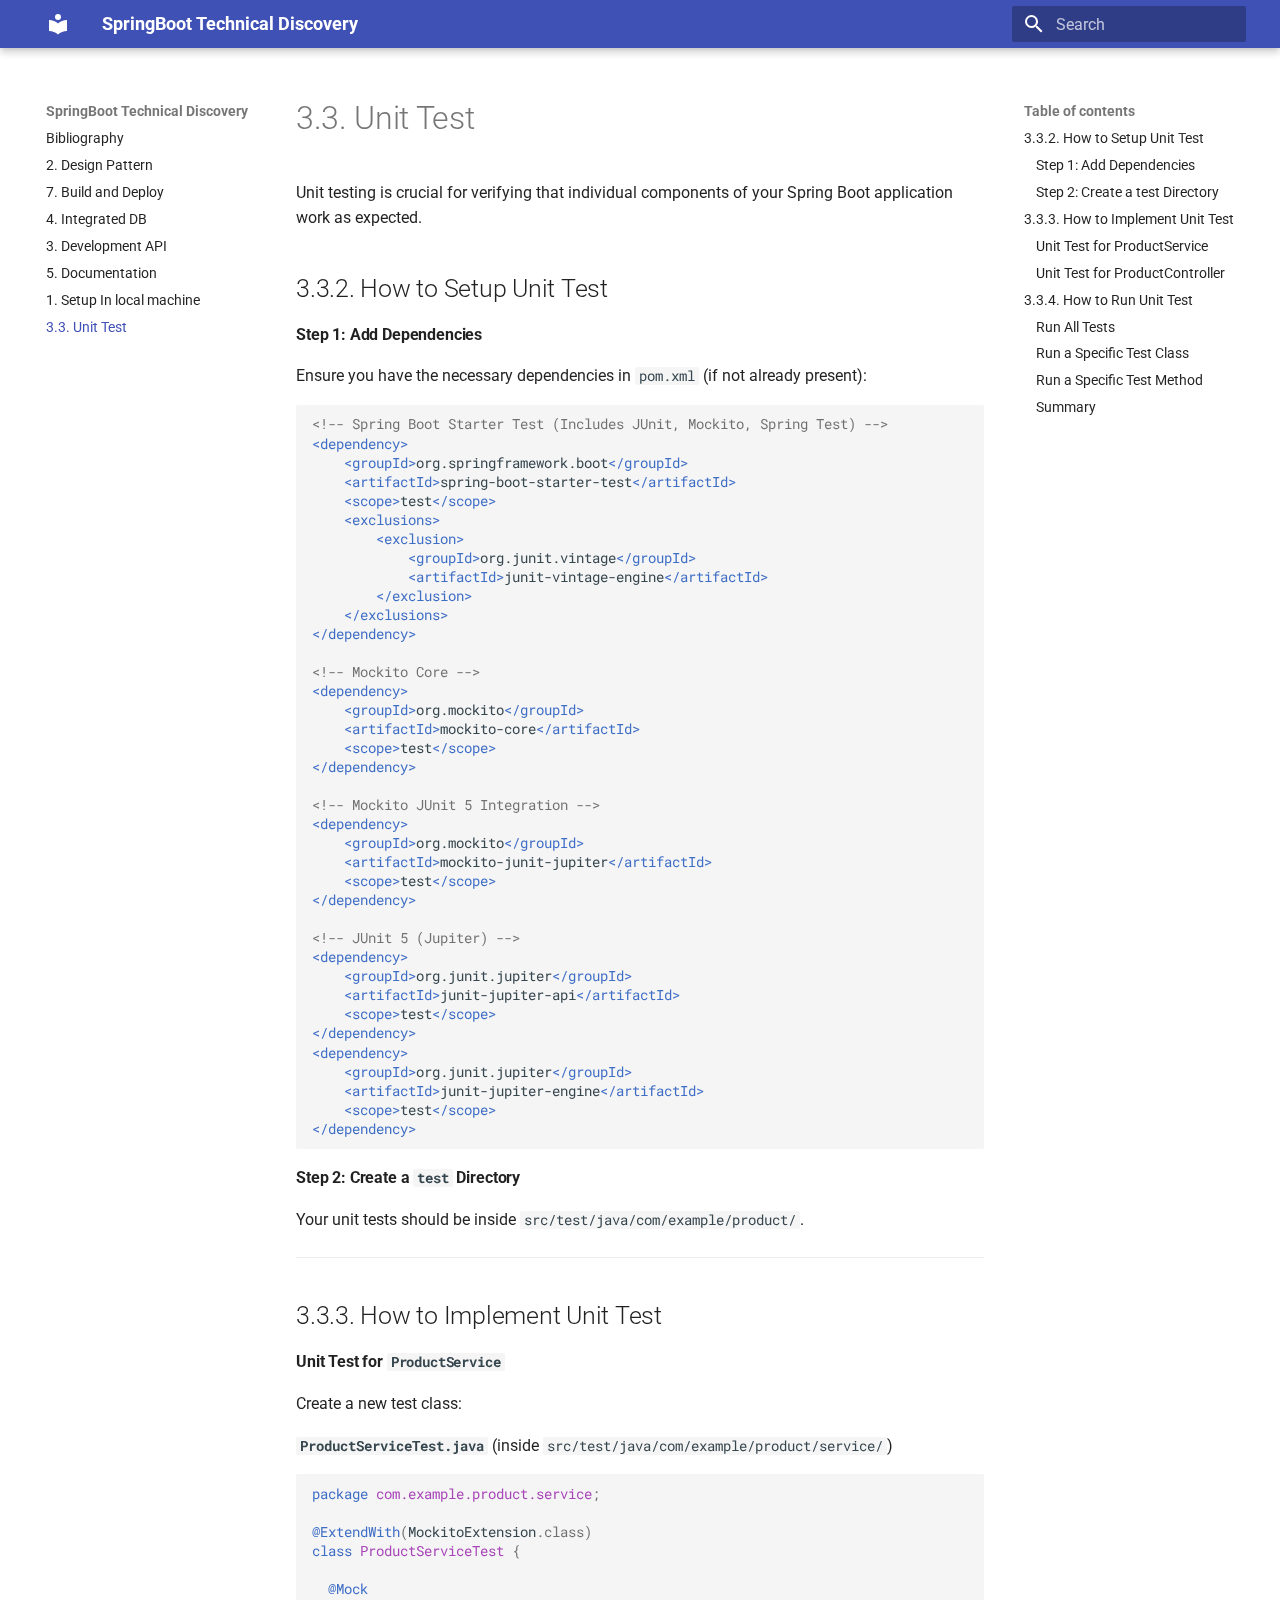
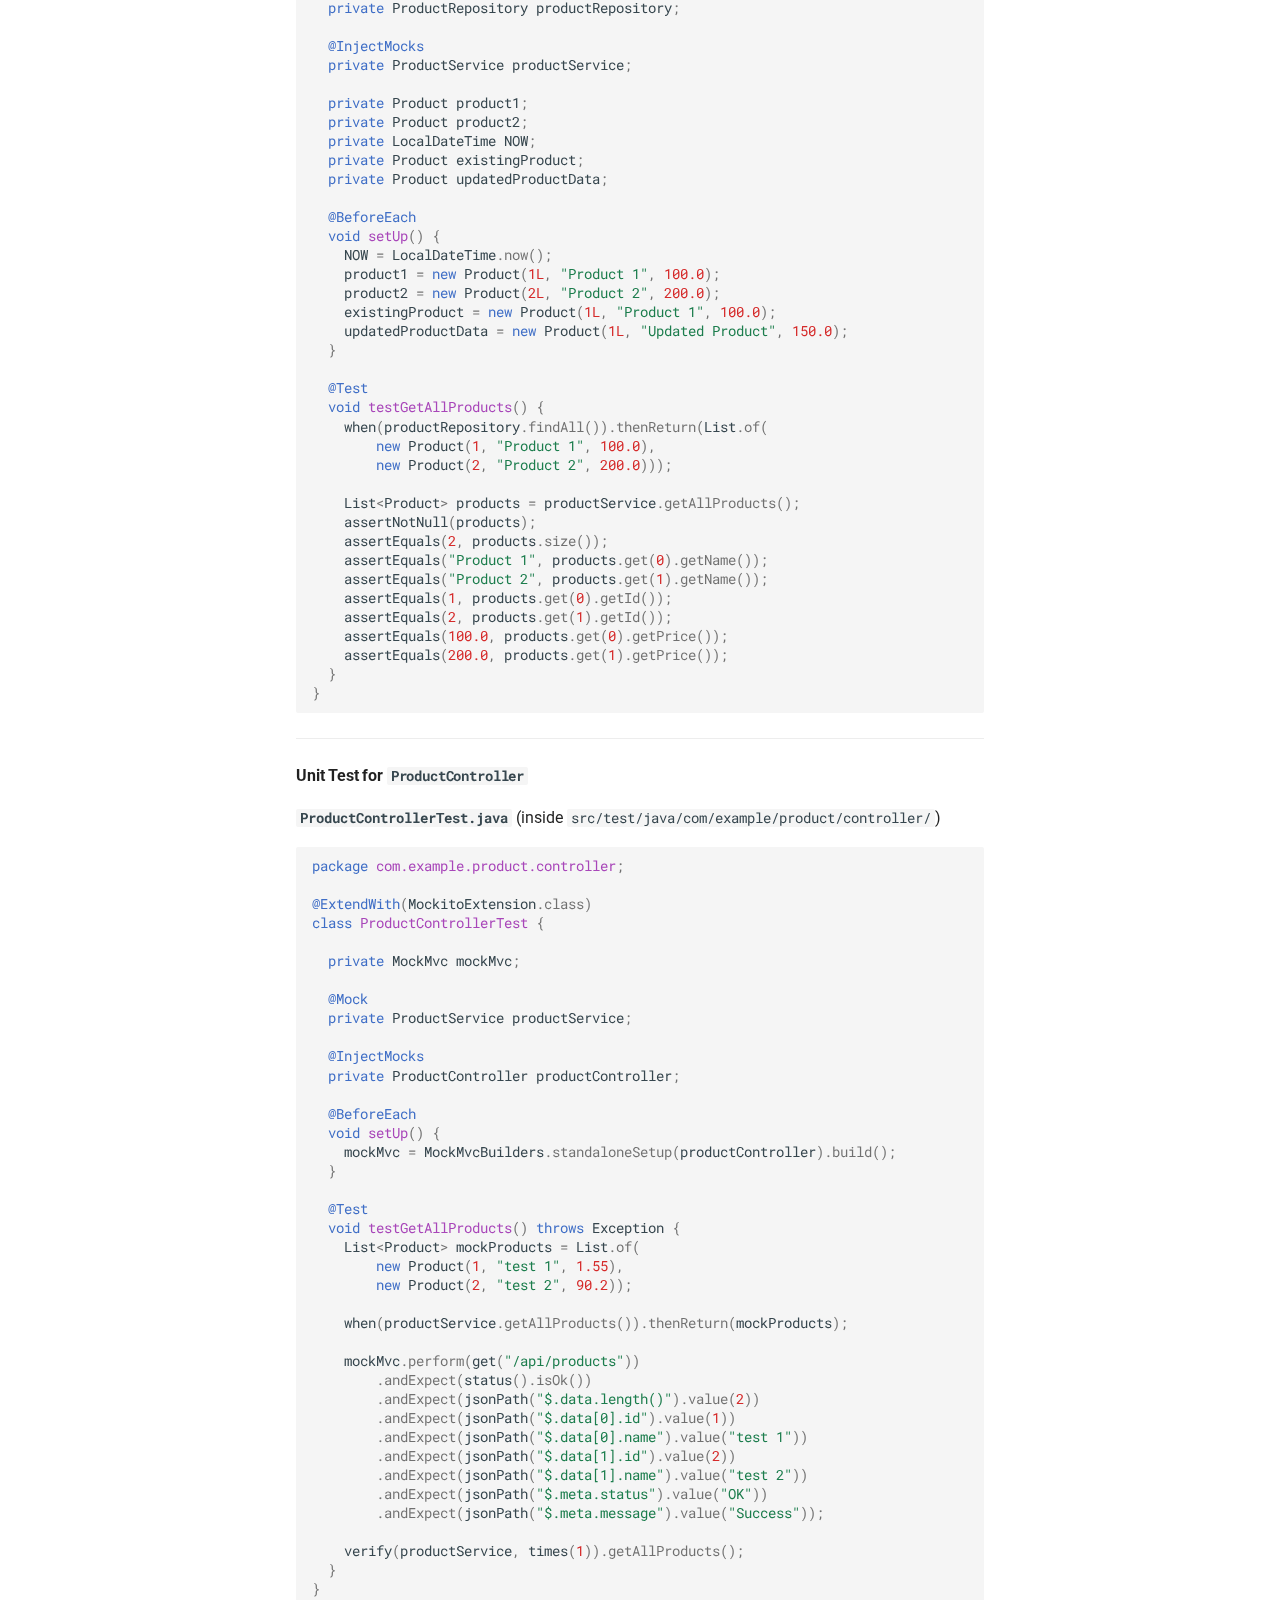
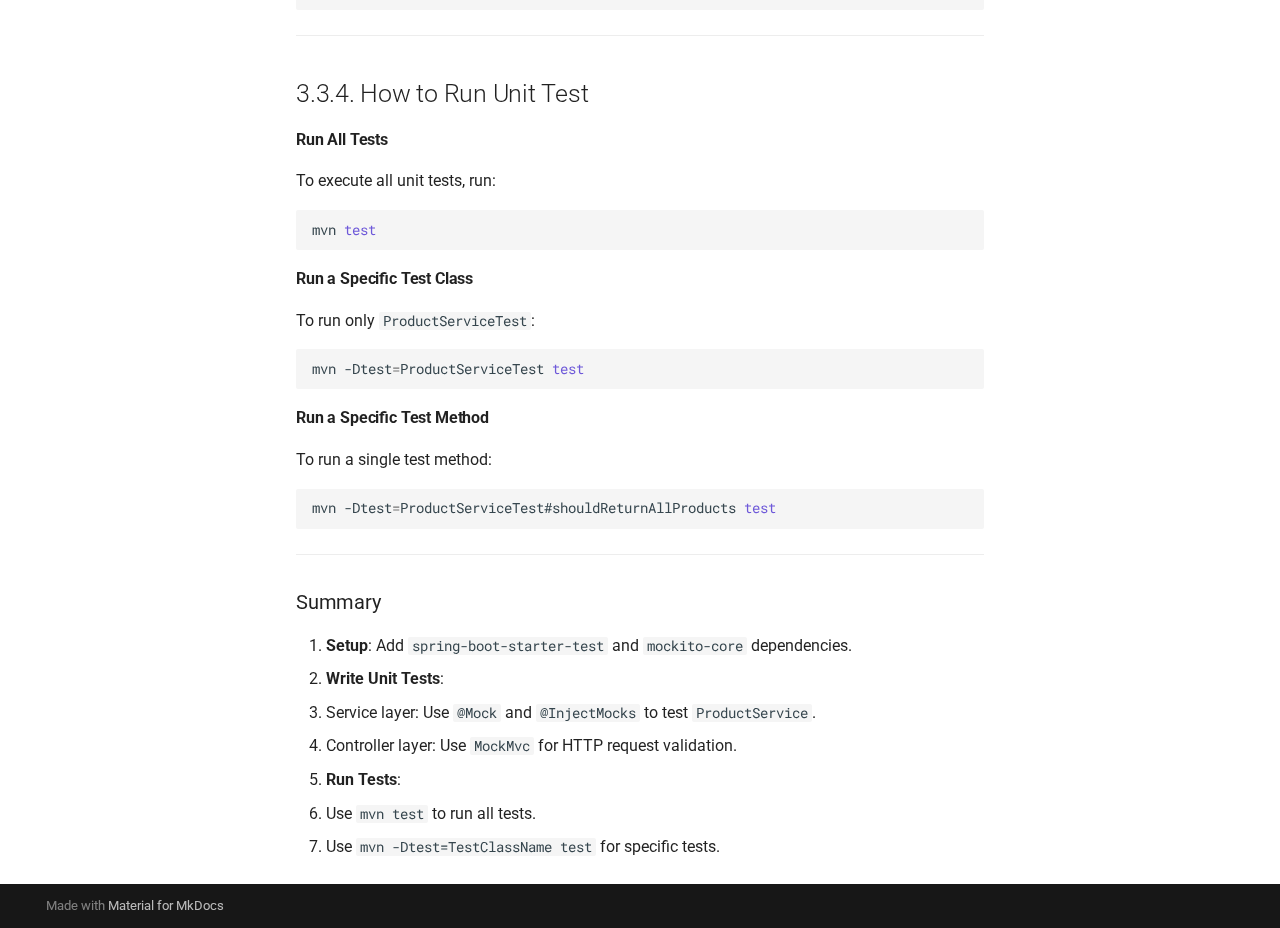
<file: doc/site/unittest/index.html>
<!doctype html>
<html lang="en" class="no-js">
  <head>
    
      <meta charset="utf-8">
      <meta name="viewport" content="width=device-width,initial-scale=1">
      
      
      
      
        <link rel="prev" href="../gettingStarted/">
      
      
      
      <link rel="icon" href="../assets/images/favicon.png">
      <meta name="generator" content="mkdocs-1.6.1, mkdocs-material-9.6.9">
    
    
      
        <title>3.3. Unit Test - SpringBoot Technical Discovery</title>
      
    
    
      <link rel="stylesheet" href="../assets/stylesheets/main.4af4bdda.min.css">
      
      


    
    
      
    
    
      
        
        
        <link rel="preconnect" href="https://fonts.gstatic.com" crossorigin>
        <link rel="stylesheet" href="https://fonts.googleapis.com/css?family=Roboto:300,300i,400,400i,700,700i%7CRoboto+Mono:400,400i,700,700i&display=fallback">
        <style>:root{--md-text-font:"Roboto";--md-code-font:"Roboto Mono"}</style>
      
    
    
    <script>__md_scope=new URL("..",location),__md_hash=e=>[...e].reduce(((e,_)=>(e<<5)-e+_.charCodeAt(0)),0),__md_get=(e,_=localStorage,t=__md_scope)=>JSON.parse(_.getItem(t.pathname+"."+e)),__md_set=(e,_,t=localStorage,a=__md_scope)=>{try{t.setItem(a.pathname+"."+e,JSON.stringify(_))}catch(e){}}</script>
    
      

    
    
    
  </head>
  
  
    <body dir="ltr">
  
    
    <input class="md-toggle" data-md-toggle="drawer" type="checkbox" id="__drawer" autocomplete="off">
    <input class="md-toggle" data-md-toggle="search" type="checkbox" id="__search" autocomplete="off">
    <label class="md-overlay" for="__drawer"></label>
    <div data-md-component="skip">
      
        
        <a href="#33-unit-test" class="md-skip">
          Skip to content
        </a>
      
    </div>
    <div data-md-component="announce">
      
    </div>
    
    
      

  

<header class="md-header md-header--shadow" data-md-component="header">
  <nav class="md-header__inner md-grid" aria-label="Header">
    <a href=".." title="SpringBoot Technical Discovery" class="md-header__button md-logo" aria-label="SpringBoot Technical Discovery" data-md-component="logo">
      
  
  <svg xmlns="http://www.w3.org/2000/svg" viewBox="0 0 24 24"><path d="M12 8a3 3 0 0 0 3-3 3 3 0 0 0-3-3 3 3 0 0 0-3 3 3 3 0 0 0 3 3m0 3.54C9.64 9.35 6.5 8 3 8v11c3.5 0 6.64 1.35 9 3.54 2.36-2.19 5.5-3.54 9-3.54V8c-3.5 0-6.64 1.35-9 3.54"/></svg>

    </a>
    <label class="md-header__button md-icon" for="__drawer">
      
      <svg xmlns="http://www.w3.org/2000/svg" viewBox="0 0 24 24"><path d="M3 6h18v2H3zm0 5h18v2H3zm0 5h18v2H3z"/></svg>
    </label>
    <div class="md-header__title" data-md-component="header-title">
      <div class="md-header__ellipsis">
        <div class="md-header__topic">
          <span class="md-ellipsis">
            SpringBoot Technical Discovery
          </span>
        </div>
        <div class="md-header__topic" data-md-component="header-topic">
          <span class="md-ellipsis">
            
              3.3. Unit Test
            
          </span>
        </div>
      </div>
    </div>
    
    
      <script>var palette=__md_get("__palette");if(palette&&palette.color){if("(prefers-color-scheme)"===palette.color.media){var media=matchMedia("(prefers-color-scheme: light)"),input=document.querySelector(media.matches?"[data-md-color-media='(prefers-color-scheme: light)']":"[data-md-color-media='(prefers-color-scheme: dark)']");palette.color.media=input.getAttribute("data-md-color-media"),palette.color.scheme=input.getAttribute("data-md-color-scheme"),palette.color.primary=input.getAttribute("data-md-color-primary"),palette.color.accent=input.getAttribute("data-md-color-accent")}for(var[key,value]of Object.entries(palette.color))document.body.setAttribute("data-md-color-"+key,value)}</script>
    
    
    
      <label class="md-header__button md-icon" for="__search">
        
        <svg xmlns="http://www.w3.org/2000/svg" viewBox="0 0 24 24"><path d="M9.5 3A6.5 6.5 0 0 1 16 9.5c0 1.61-.59 3.09-1.56 4.23l.27.27h.79l5 5-1.5 1.5-5-5v-.79l-.27-.27A6.52 6.52 0 0 1 9.5 16 6.5 6.5 0 0 1 3 9.5 6.5 6.5 0 0 1 9.5 3m0 2C7 5 5 7 5 9.5S7 14 9.5 14 14 12 14 9.5 12 5 9.5 5"/></svg>
      </label>
      <div class="md-search" data-md-component="search" role="dialog">
  <label class="md-search__overlay" for="__search"></label>
  <div class="md-search__inner" role="search">
    <form class="md-search__form" name="search">
      <input type="text" class="md-search__input" name="query" aria-label="Search" placeholder="Search" autocapitalize="off" autocorrect="off" autocomplete="off" spellcheck="false" data-md-component="search-query" required>
      <label class="md-search__icon md-icon" for="__search">
        
        <svg xmlns="http://www.w3.org/2000/svg" viewBox="0 0 24 24"><path d="M9.5 3A6.5 6.5 0 0 1 16 9.5c0 1.61-.59 3.09-1.56 4.23l.27.27h.79l5 5-1.5 1.5-5-5v-.79l-.27-.27A6.52 6.52 0 0 1 9.5 16 6.5 6.5 0 0 1 3 9.5 6.5 6.5 0 0 1 9.5 3m0 2C7 5 5 7 5 9.5S7 14 9.5 14 14 12 14 9.5 12 5 9.5 5"/></svg>
        
        <svg xmlns="http://www.w3.org/2000/svg" viewBox="0 0 24 24"><path d="M20 11v2H8l5.5 5.5-1.42 1.42L4.16 12l7.92-7.92L13.5 5.5 8 11z"/></svg>
      </label>
      <nav class="md-search__options" aria-label="Search">
        
        <button type="reset" class="md-search__icon md-icon" title="Clear" aria-label="Clear" tabindex="-1">
          
          <svg xmlns="http://www.w3.org/2000/svg" viewBox="0 0 24 24"><path d="M19 6.41 17.59 5 12 10.59 6.41 5 5 6.41 10.59 12 5 17.59 6.41 19 12 13.41 17.59 19 19 17.59 13.41 12z"/></svg>
        </button>
      </nav>
      
    </form>
    <div class="md-search__output">
      <div class="md-search__scrollwrap" tabindex="0" data-md-scrollfix>
        <div class="md-search-result" data-md-component="search-result">
          <div class="md-search-result__meta">
            Initializing search
          </div>
          <ol class="md-search-result__list" role="presentation"></ol>
        </div>
      </div>
    </div>
  </div>
</div>
    
    
  </nav>
  
</header>
    
    <div class="md-container" data-md-component="container">
      
      
        
          
        
      
      <main class="md-main" data-md-component="main">
        <div class="md-main__inner md-grid">
          
            
              
              <div class="md-sidebar md-sidebar--primary" data-md-component="sidebar" data-md-type="navigation" >
                <div class="md-sidebar__scrollwrap">
                  <div class="md-sidebar__inner">
                    



<nav class="md-nav md-nav--primary" aria-label="Navigation" data-md-level="0">
  <label class="md-nav__title" for="__drawer">
    <a href=".." title="SpringBoot Technical Discovery" class="md-nav__button md-logo" aria-label="SpringBoot Technical Discovery" data-md-component="logo">
      
  
  <svg xmlns="http://www.w3.org/2000/svg" viewBox="0 0 24 24"><path d="M12 8a3 3 0 0 0 3-3 3 3 0 0 0-3-3 3 3 0 0 0-3 3 3 3 0 0 0 3 3m0 3.54C9.64 9.35 6.5 8 3 8v11c3.5 0 6.64 1.35 9 3.54 2.36-2.19 5.5-3.54 9-3.54V8c-3.5 0-6.64 1.35-9 3.54"/></svg>

    </a>
    SpringBoot Technical Discovery
  </label>
  
  <ul class="md-nav__list" data-md-scrollfix>
    
      
      
  
  
  
  
    <li class="md-nav__item">
      <a href=".." class="md-nav__link">
        
  
  <span class="md-ellipsis">
    Bibliography
    
  </span>
  

      </a>
    </li>
  

    
      
      
  
  
  
  
    <li class="md-nav__item">
      <a href="../MVC/" class="md-nav__link">
        
  
  <span class="md-ellipsis">
    2. Design Pattern
    
  </span>
  

      </a>
    </li>
  

    
      
      
  
  
  
  
    <li class="md-nav__item">
      <a href="../buildanddeploy/" class="md-nav__link">
        
  
  <span class="md-ellipsis">
    7. Build and Deploy
    
  </span>
  

      </a>
    </li>
  

    
      
      
  
  
  
  
    <li class="md-nav__item">
      <a href="../databaseConnection/" class="md-nav__link">
        
  
  <span class="md-ellipsis">
    4. Integrated DB
    
  </span>
  

      </a>
    </li>
  

    
      
      
  
  
  
  
    <li class="md-nav__item">
      <a href="../development/" class="md-nav__link">
        
  
  <span class="md-ellipsis">
    3. Development API
    
  </span>
  

      </a>
    </li>
  

    
      
      
  
  
  
  
    <li class="md-nav__item">
      <a href="../documentation/" class="md-nav__link">
        
  
  <span class="md-ellipsis">
    5. Documentation
    
  </span>
  

      </a>
    </li>
  

    
      
      
  
  
  
  
    <li class="md-nav__item">
      <a href="../gettingStarted/" class="md-nav__link">
        
  
  <span class="md-ellipsis">
    1. Setup In local machine
    
  </span>
  

      </a>
    </li>
  

    
      
      
  
  
    
  
  
  
    <li class="md-nav__item md-nav__item--active">
      
      <input class="md-nav__toggle md-toggle" type="checkbox" id="__toc">
      
      
        
      
      
        <label class="md-nav__link md-nav__link--active" for="__toc">
          
  
  <span class="md-ellipsis">
    3.3. Unit Test
    
  </span>
  

          <span class="md-nav__icon md-icon"></span>
        </label>
      
      <a href="./" class="md-nav__link md-nav__link--active">
        
  
  <span class="md-ellipsis">
    3.3. Unit Test
    
  </span>
  

      </a>
      
        

<nav class="md-nav md-nav--secondary" aria-label="Table of contents">
  
  
  
    
  
  
    <label class="md-nav__title" for="__toc">
      <span class="md-nav__icon md-icon"></span>
      Table of contents
    </label>
    <ul class="md-nav__list" data-md-component="toc" data-md-scrollfix>
      
        <li class="md-nav__item">
  <a href="#332-how-to-setup-unit-test" class="md-nav__link">
    <span class="md-ellipsis">
      3.3.2. How to Setup Unit Test
    </span>
  </a>
  
    <nav class="md-nav" aria-label="3.3.2. How to Setup Unit Test">
      <ul class="md-nav__list">
        
          <li class="md-nav__item">
  <a href="#step-1-add-dependencies" class="md-nav__link">
    <span class="md-ellipsis">
      Step 1: Add Dependencies
    </span>
  </a>
  
</li>
        
          <li class="md-nav__item">
  <a href="#step-2-create-a-test-directory" class="md-nav__link">
    <span class="md-ellipsis">
      Step 2: Create a test Directory
    </span>
  </a>
  
</li>
        
      </ul>
    </nav>
  
</li>
      
        <li class="md-nav__item">
  <a href="#333-how-to-implement-unit-test" class="md-nav__link">
    <span class="md-ellipsis">
      3.3.3. How to Implement Unit Test
    </span>
  </a>
  
    <nav class="md-nav" aria-label="3.3.3. How to Implement Unit Test">
      <ul class="md-nav__list">
        
          <li class="md-nav__item">
  <a href="#unit-test-for-productservice" class="md-nav__link">
    <span class="md-ellipsis">
      Unit Test for ProductService
    </span>
  </a>
  
</li>
        
          <li class="md-nav__item">
  <a href="#unit-test-for-productcontroller" class="md-nav__link">
    <span class="md-ellipsis">
      Unit Test for ProductController
    </span>
  </a>
  
</li>
        
      </ul>
    </nav>
  
</li>
      
        <li class="md-nav__item">
  <a href="#334-how-to-run-unit-test" class="md-nav__link">
    <span class="md-ellipsis">
      3.3.4. How to Run Unit Test
    </span>
  </a>
  
    <nav class="md-nav" aria-label="3.3.4. How to Run Unit Test">
      <ul class="md-nav__list">
        
          <li class="md-nav__item">
  <a href="#run-all-tests" class="md-nav__link">
    <span class="md-ellipsis">
      Run All Tests
    </span>
  </a>
  
</li>
        
          <li class="md-nav__item">
  <a href="#run-a-specific-test-class" class="md-nav__link">
    <span class="md-ellipsis">
      Run a Specific Test Class
    </span>
  </a>
  
</li>
        
          <li class="md-nav__item">
  <a href="#run-a-specific-test-method" class="md-nav__link">
    <span class="md-ellipsis">
      Run a Specific Test Method
    </span>
  </a>
  
</li>
        
          <li class="md-nav__item">
  <a href="#summary" class="md-nav__link">
    <span class="md-ellipsis">
      Summary
    </span>
  </a>
  
</li>
        
      </ul>
    </nav>
  
</li>
      
    </ul>
  
</nav>
      
    </li>
  

    
  </ul>
</nav>
                  </div>
                </div>
              </div>
            
            
              
              <div class="md-sidebar md-sidebar--secondary" data-md-component="sidebar" data-md-type="toc" >
                <div class="md-sidebar__scrollwrap">
                  <div class="md-sidebar__inner">
                    

<nav class="md-nav md-nav--secondary" aria-label="Table of contents">
  
  
  
    
  
  
    <label class="md-nav__title" for="__toc">
      <span class="md-nav__icon md-icon"></span>
      Table of contents
    </label>
    <ul class="md-nav__list" data-md-component="toc" data-md-scrollfix>
      
        <li class="md-nav__item">
  <a href="#332-how-to-setup-unit-test" class="md-nav__link">
    <span class="md-ellipsis">
      3.3.2. How to Setup Unit Test
    </span>
  </a>
  
    <nav class="md-nav" aria-label="3.3.2. How to Setup Unit Test">
      <ul class="md-nav__list">
        
          <li class="md-nav__item">
  <a href="#step-1-add-dependencies" class="md-nav__link">
    <span class="md-ellipsis">
      Step 1: Add Dependencies
    </span>
  </a>
  
</li>
        
          <li class="md-nav__item">
  <a href="#step-2-create-a-test-directory" class="md-nav__link">
    <span class="md-ellipsis">
      Step 2: Create a test Directory
    </span>
  </a>
  
</li>
        
      </ul>
    </nav>
  
</li>
      
        <li class="md-nav__item">
  <a href="#333-how-to-implement-unit-test" class="md-nav__link">
    <span class="md-ellipsis">
      3.3.3. How to Implement Unit Test
    </span>
  </a>
  
    <nav class="md-nav" aria-label="3.3.3. How to Implement Unit Test">
      <ul class="md-nav__list">
        
          <li class="md-nav__item">
  <a href="#unit-test-for-productservice" class="md-nav__link">
    <span class="md-ellipsis">
      Unit Test for ProductService
    </span>
  </a>
  
</li>
        
          <li class="md-nav__item">
  <a href="#unit-test-for-productcontroller" class="md-nav__link">
    <span class="md-ellipsis">
      Unit Test for ProductController
    </span>
  </a>
  
</li>
        
      </ul>
    </nav>
  
</li>
      
        <li class="md-nav__item">
  <a href="#334-how-to-run-unit-test" class="md-nav__link">
    <span class="md-ellipsis">
      3.3.4. How to Run Unit Test
    </span>
  </a>
  
    <nav class="md-nav" aria-label="3.3.4. How to Run Unit Test">
      <ul class="md-nav__list">
        
          <li class="md-nav__item">
  <a href="#run-all-tests" class="md-nav__link">
    <span class="md-ellipsis">
      Run All Tests
    </span>
  </a>
  
</li>
        
          <li class="md-nav__item">
  <a href="#run-a-specific-test-class" class="md-nav__link">
    <span class="md-ellipsis">
      Run a Specific Test Class
    </span>
  </a>
  
</li>
        
          <li class="md-nav__item">
  <a href="#run-a-specific-test-method" class="md-nav__link">
    <span class="md-ellipsis">
      Run a Specific Test Method
    </span>
  </a>
  
</li>
        
          <li class="md-nav__item">
  <a href="#summary" class="md-nav__link">
    <span class="md-ellipsis">
      Summary
    </span>
  </a>
  
</li>
        
      </ul>
    </nav>
  
</li>
      
    </ul>
  
</nav>
                  </div>
                </div>
              </div>
            
          
          
            <div class="md-content" data-md-component="content">
              <article class="md-content__inner md-typeset">
                
                  



<h1 id="33-unit-test">3.3. Unit Test</h1>
<p>Unit testing is crucial for verifying that individual components of your Spring Boot application work as expected.</p>
<h2 id="332-how-to-setup-unit-test">3.3.2. How to Setup Unit Test</h2>
<h4 id="step-1-add-dependencies">Step 1: Add Dependencies</h4>
<p>Ensure you have the necessary dependencies in <code>pom.xml</code> (if not already present):</p>
<div class="highlight"><pre><span></span><code><span class="cm">&lt;!-- Spring Boot Starter Test (Includes JUnit, Mockito, Spring Test) --&gt;</span>
<span class="nt">&lt;dependency&gt;</span>
<span class="w">    </span><span class="nt">&lt;groupId&gt;</span>org.springframework.boot<span class="nt">&lt;/groupId&gt;</span>
<span class="w">    </span><span class="nt">&lt;artifactId&gt;</span>spring-boot-starter-test<span class="nt">&lt;/artifactId&gt;</span>
<span class="w">    </span><span class="nt">&lt;scope&gt;</span>test<span class="nt">&lt;/scope&gt;</span>
<span class="w">    </span><span class="nt">&lt;exclusions&gt;</span>
<span class="w">        </span><span class="nt">&lt;exclusion&gt;</span>
<span class="w">            </span><span class="nt">&lt;groupId&gt;</span>org.junit.vintage<span class="nt">&lt;/groupId&gt;</span>
<span class="w">            </span><span class="nt">&lt;artifactId&gt;</span>junit-vintage-engine<span class="nt">&lt;/artifactId&gt;</span>
<span class="w">        </span><span class="nt">&lt;/exclusion&gt;</span>
<span class="w">    </span><span class="nt">&lt;/exclusions&gt;</span>
<span class="nt">&lt;/dependency&gt;</span>

<span class="cm">&lt;!-- Mockito Core --&gt;</span>
<span class="nt">&lt;dependency&gt;</span>
<span class="w">    </span><span class="nt">&lt;groupId&gt;</span>org.mockito<span class="nt">&lt;/groupId&gt;</span>
<span class="w">    </span><span class="nt">&lt;artifactId&gt;</span>mockito-core<span class="nt">&lt;/artifactId&gt;</span>
<span class="w">    </span><span class="nt">&lt;scope&gt;</span>test<span class="nt">&lt;/scope&gt;</span>
<span class="nt">&lt;/dependency&gt;</span>

<span class="cm">&lt;!-- Mockito JUnit 5 Integration --&gt;</span>
<span class="nt">&lt;dependency&gt;</span>
<span class="w">    </span><span class="nt">&lt;groupId&gt;</span>org.mockito<span class="nt">&lt;/groupId&gt;</span>
<span class="w">    </span><span class="nt">&lt;artifactId&gt;</span>mockito-junit-jupiter<span class="nt">&lt;/artifactId&gt;</span>
<span class="w">    </span><span class="nt">&lt;scope&gt;</span>test<span class="nt">&lt;/scope&gt;</span>
<span class="nt">&lt;/dependency&gt;</span>

<span class="cm">&lt;!-- JUnit 5 (Jupiter) --&gt;</span>
<span class="nt">&lt;dependency&gt;</span>
<span class="w">    </span><span class="nt">&lt;groupId&gt;</span>org.junit.jupiter<span class="nt">&lt;/groupId&gt;</span>
<span class="w">    </span><span class="nt">&lt;artifactId&gt;</span>junit-jupiter-api<span class="nt">&lt;/artifactId&gt;</span>
<span class="w">    </span><span class="nt">&lt;scope&gt;</span>test<span class="nt">&lt;/scope&gt;</span>
<span class="nt">&lt;/dependency&gt;</span>
<span class="nt">&lt;dependency&gt;</span>
<span class="w">    </span><span class="nt">&lt;groupId&gt;</span>org.junit.jupiter<span class="nt">&lt;/groupId&gt;</span>
<span class="w">    </span><span class="nt">&lt;artifactId&gt;</span>junit-jupiter-engine<span class="nt">&lt;/artifactId&gt;</span>
<span class="w">    </span><span class="nt">&lt;scope&gt;</span>test<span class="nt">&lt;/scope&gt;</span>
<span class="nt">&lt;/dependency&gt;</span>
</code></pre></div>
<h4 id="step-2-create-a-test-directory">Step 2: Create a <code>test</code> Directory</h4>
<p>Your unit tests should be inside <code>src/test/java/com/example/product/</code>.</p>
<hr />
<h2 id="333-how-to-implement-unit-test">3.3.3. How to Implement Unit Test</h2>
<h4 id="unit-test-for-productservice">Unit Test for <code>ProductService</code></h4>
<p>Create a new test class:</p>
<p><strong><code>ProductServiceTest.java</code></strong> (inside <code>src/test/java/com/example/product/service/</code>)</p>
<div class="highlight"><pre><span></span><code><span class="kn">package</span><span class="w"> </span><span class="nn">com.example.product.service</span><span class="p">;</span>

<span class="nd">@ExtendWith</span><span class="p">(</span><span class="n">MockitoExtension</span><span class="p">.</span><span class="na">class</span><span class="p">)</span>
<span class="kd">class</span> <span class="nc">ProductServiceTest</span><span class="w"> </span><span class="p">{</span>

<span class="w">  </span><span class="nd">@Mock</span>
<span class="w">  </span><span class="kd">private</span><span class="w"> </span><span class="n">ProductRepository</span><span class="w"> </span><span class="n">productRepository</span><span class="p">;</span>

<span class="w">  </span><span class="nd">@InjectMocks</span>
<span class="w">  </span><span class="kd">private</span><span class="w"> </span><span class="n">ProductService</span><span class="w"> </span><span class="n">productService</span><span class="p">;</span>

<span class="w">  </span><span class="kd">private</span><span class="w"> </span><span class="n">Product</span><span class="w"> </span><span class="n">product1</span><span class="p">;</span>
<span class="w">  </span><span class="kd">private</span><span class="w"> </span><span class="n">Product</span><span class="w"> </span><span class="n">product2</span><span class="p">;</span>
<span class="w">  </span><span class="kd">private</span><span class="w"> </span><span class="n">LocalDateTime</span><span class="w"> </span><span class="n">NOW</span><span class="p">;</span>
<span class="w">  </span><span class="kd">private</span><span class="w"> </span><span class="n">Product</span><span class="w"> </span><span class="n">existingProduct</span><span class="p">;</span>
<span class="w">  </span><span class="kd">private</span><span class="w"> </span><span class="n">Product</span><span class="w"> </span><span class="n">updatedProductData</span><span class="p">;</span>

<span class="w">  </span><span class="nd">@BeforeEach</span>
<span class="w">  </span><span class="kt">void</span><span class="w"> </span><span class="nf">setUp</span><span class="p">()</span><span class="w"> </span><span class="p">{</span>
<span class="w">    </span><span class="n">NOW</span><span class="w"> </span><span class="o">=</span><span class="w"> </span><span class="n">LocalDateTime</span><span class="p">.</span><span class="na">now</span><span class="p">();</span>
<span class="w">    </span><span class="n">product1</span><span class="w"> </span><span class="o">=</span><span class="w"> </span><span class="k">new</span><span class="w"> </span><span class="n">Product</span><span class="p">(</span><span class="mi">1L</span><span class="p">,</span><span class="w"> </span><span class="s">&quot;Product 1&quot;</span><span class="p">,</span><span class="w"> </span><span class="mf">100.0</span><span class="p">);</span>
<span class="w">    </span><span class="n">product2</span><span class="w"> </span><span class="o">=</span><span class="w"> </span><span class="k">new</span><span class="w"> </span><span class="n">Product</span><span class="p">(</span><span class="mi">2L</span><span class="p">,</span><span class="w"> </span><span class="s">&quot;Product 2&quot;</span><span class="p">,</span><span class="w"> </span><span class="mf">200.0</span><span class="p">);</span>
<span class="w">    </span><span class="n">existingProduct</span><span class="w"> </span><span class="o">=</span><span class="w"> </span><span class="k">new</span><span class="w"> </span><span class="n">Product</span><span class="p">(</span><span class="mi">1L</span><span class="p">,</span><span class="w"> </span><span class="s">&quot;Product 1&quot;</span><span class="p">,</span><span class="w"> </span><span class="mf">100.0</span><span class="p">);</span>
<span class="w">    </span><span class="n">updatedProductData</span><span class="w"> </span><span class="o">=</span><span class="w"> </span><span class="k">new</span><span class="w"> </span><span class="n">Product</span><span class="p">(</span><span class="mi">1L</span><span class="p">,</span><span class="w"> </span><span class="s">&quot;Updated Product&quot;</span><span class="p">,</span><span class="w"> </span><span class="mf">150.0</span><span class="p">);</span>
<span class="w">  </span><span class="p">}</span>

<span class="w">  </span><span class="nd">@Test</span>
<span class="w">  </span><span class="kt">void</span><span class="w"> </span><span class="nf">testGetAllProducts</span><span class="p">()</span><span class="w"> </span><span class="p">{</span>
<span class="w">    </span><span class="n">when</span><span class="p">(</span><span class="n">productRepository</span><span class="p">.</span><span class="na">findAll</span><span class="p">()).</span><span class="na">thenReturn</span><span class="p">(</span><span class="n">List</span><span class="p">.</span><span class="na">of</span><span class="p">(</span>
<span class="w">        </span><span class="k">new</span><span class="w"> </span><span class="n">Product</span><span class="p">(</span><span class="mi">1</span><span class="p">,</span><span class="w"> </span><span class="s">&quot;Product 1&quot;</span><span class="p">,</span><span class="w"> </span><span class="mf">100.0</span><span class="p">),</span>
<span class="w">        </span><span class="k">new</span><span class="w"> </span><span class="n">Product</span><span class="p">(</span><span class="mi">2</span><span class="p">,</span><span class="w"> </span><span class="s">&quot;Product 2&quot;</span><span class="p">,</span><span class="w"> </span><span class="mf">200.0</span><span class="p">)));</span>

<span class="w">    </span><span class="n">List</span><span class="o">&lt;</span><span class="n">Product</span><span class="o">&gt;</span><span class="w"> </span><span class="n">products</span><span class="w"> </span><span class="o">=</span><span class="w"> </span><span class="n">productService</span><span class="p">.</span><span class="na">getAllProducts</span><span class="p">();</span>
<span class="w">    </span><span class="n">assertNotNull</span><span class="p">(</span><span class="n">products</span><span class="p">);</span>
<span class="w">    </span><span class="n">assertEquals</span><span class="p">(</span><span class="mi">2</span><span class="p">,</span><span class="w"> </span><span class="n">products</span><span class="p">.</span><span class="na">size</span><span class="p">());</span>
<span class="w">    </span><span class="n">assertEquals</span><span class="p">(</span><span class="s">&quot;Product 1&quot;</span><span class="p">,</span><span class="w"> </span><span class="n">products</span><span class="p">.</span><span class="na">get</span><span class="p">(</span><span class="mi">0</span><span class="p">).</span><span class="na">getName</span><span class="p">());</span>
<span class="w">    </span><span class="n">assertEquals</span><span class="p">(</span><span class="s">&quot;Product 2&quot;</span><span class="p">,</span><span class="w"> </span><span class="n">products</span><span class="p">.</span><span class="na">get</span><span class="p">(</span><span class="mi">1</span><span class="p">).</span><span class="na">getName</span><span class="p">());</span>
<span class="w">    </span><span class="n">assertEquals</span><span class="p">(</span><span class="mi">1</span><span class="p">,</span><span class="w"> </span><span class="n">products</span><span class="p">.</span><span class="na">get</span><span class="p">(</span><span class="mi">0</span><span class="p">).</span><span class="na">getId</span><span class="p">());</span>
<span class="w">    </span><span class="n">assertEquals</span><span class="p">(</span><span class="mi">2</span><span class="p">,</span><span class="w"> </span><span class="n">products</span><span class="p">.</span><span class="na">get</span><span class="p">(</span><span class="mi">1</span><span class="p">).</span><span class="na">getId</span><span class="p">());</span>
<span class="w">    </span><span class="n">assertEquals</span><span class="p">(</span><span class="mf">100.0</span><span class="p">,</span><span class="w"> </span><span class="n">products</span><span class="p">.</span><span class="na">get</span><span class="p">(</span><span class="mi">0</span><span class="p">).</span><span class="na">getPrice</span><span class="p">());</span>
<span class="w">    </span><span class="n">assertEquals</span><span class="p">(</span><span class="mf">200.0</span><span class="p">,</span><span class="w"> </span><span class="n">products</span><span class="p">.</span><span class="na">get</span><span class="p">(</span><span class="mi">1</span><span class="p">).</span><span class="na">getPrice</span><span class="p">());</span>
<span class="w">  </span><span class="p">}</span>
<span class="p">}</span>
</code></pre></div>
<hr />
<h4 id="unit-test-for-productcontroller">Unit Test for <code>ProductController</code></h4>
<p><strong><code>ProductControllerTest.java</code></strong> (inside <code>src/test/java/com/example/product/controller/</code>)</p>
<div class="highlight"><pre><span></span><code><span class="kn">package</span><span class="w"> </span><span class="nn">com.example.product.controller</span><span class="p">;</span>

<span class="nd">@ExtendWith</span><span class="p">(</span><span class="n">MockitoExtension</span><span class="p">.</span><span class="na">class</span><span class="p">)</span>
<span class="kd">class</span> <span class="nc">ProductControllerTest</span><span class="w"> </span><span class="p">{</span>

<span class="w">  </span><span class="kd">private</span><span class="w"> </span><span class="n">MockMvc</span><span class="w"> </span><span class="n">mockMvc</span><span class="p">;</span>

<span class="w">  </span><span class="nd">@Mock</span>
<span class="w">  </span><span class="kd">private</span><span class="w"> </span><span class="n">ProductService</span><span class="w"> </span><span class="n">productService</span><span class="p">;</span>

<span class="w">  </span><span class="nd">@InjectMocks</span>
<span class="w">  </span><span class="kd">private</span><span class="w"> </span><span class="n">ProductController</span><span class="w"> </span><span class="n">productController</span><span class="p">;</span>

<span class="w">  </span><span class="nd">@BeforeEach</span>
<span class="w">  </span><span class="kt">void</span><span class="w"> </span><span class="nf">setUp</span><span class="p">()</span><span class="w"> </span><span class="p">{</span>
<span class="w">    </span><span class="n">mockMvc</span><span class="w"> </span><span class="o">=</span><span class="w"> </span><span class="n">MockMvcBuilders</span><span class="p">.</span><span class="na">standaloneSetup</span><span class="p">(</span><span class="n">productController</span><span class="p">).</span><span class="na">build</span><span class="p">();</span>
<span class="w">  </span><span class="p">}</span>

<span class="w">  </span><span class="nd">@Test</span>
<span class="w">  </span><span class="kt">void</span><span class="w"> </span><span class="nf">testGetAllProducts</span><span class="p">()</span><span class="w"> </span><span class="kd">throws</span><span class="w"> </span><span class="n">Exception</span><span class="w"> </span><span class="p">{</span>
<span class="w">    </span><span class="n">List</span><span class="o">&lt;</span><span class="n">Product</span><span class="o">&gt;</span><span class="w"> </span><span class="n">mockProducts</span><span class="w"> </span><span class="o">=</span><span class="w"> </span><span class="n">List</span><span class="p">.</span><span class="na">of</span><span class="p">(</span>
<span class="w">        </span><span class="k">new</span><span class="w"> </span><span class="n">Product</span><span class="p">(</span><span class="mi">1</span><span class="p">,</span><span class="w"> </span><span class="s">&quot;test 1&quot;</span><span class="p">,</span><span class="w"> </span><span class="mf">1.55</span><span class="p">),</span>
<span class="w">        </span><span class="k">new</span><span class="w"> </span><span class="n">Product</span><span class="p">(</span><span class="mi">2</span><span class="p">,</span><span class="w"> </span><span class="s">&quot;test 2&quot;</span><span class="p">,</span><span class="w"> </span><span class="mf">90.2</span><span class="p">));</span>

<span class="w">    </span><span class="n">when</span><span class="p">(</span><span class="n">productService</span><span class="p">.</span><span class="na">getAllProducts</span><span class="p">()).</span><span class="na">thenReturn</span><span class="p">(</span><span class="n">mockProducts</span><span class="p">);</span>

<span class="w">    </span><span class="n">mockMvc</span><span class="p">.</span><span class="na">perform</span><span class="p">(</span><span class="n">get</span><span class="p">(</span><span class="s">&quot;/api/products&quot;</span><span class="p">))</span>
<span class="w">        </span><span class="p">.</span><span class="na">andExpect</span><span class="p">(</span><span class="n">status</span><span class="p">().</span><span class="na">isOk</span><span class="p">())</span>
<span class="w">        </span><span class="p">.</span><span class="na">andExpect</span><span class="p">(</span><span class="n">jsonPath</span><span class="p">(</span><span class="s">&quot;$.data.length()&quot;</span><span class="p">).</span><span class="na">value</span><span class="p">(</span><span class="mi">2</span><span class="p">))</span>
<span class="w">        </span><span class="p">.</span><span class="na">andExpect</span><span class="p">(</span><span class="n">jsonPath</span><span class="p">(</span><span class="s">&quot;$.data[0].id&quot;</span><span class="p">).</span><span class="na">value</span><span class="p">(</span><span class="mi">1</span><span class="p">))</span>
<span class="w">        </span><span class="p">.</span><span class="na">andExpect</span><span class="p">(</span><span class="n">jsonPath</span><span class="p">(</span><span class="s">&quot;$.data[0].name&quot;</span><span class="p">).</span><span class="na">value</span><span class="p">(</span><span class="s">&quot;test 1&quot;</span><span class="p">))</span>
<span class="w">        </span><span class="p">.</span><span class="na">andExpect</span><span class="p">(</span><span class="n">jsonPath</span><span class="p">(</span><span class="s">&quot;$.data[1].id&quot;</span><span class="p">).</span><span class="na">value</span><span class="p">(</span><span class="mi">2</span><span class="p">))</span>
<span class="w">        </span><span class="p">.</span><span class="na">andExpect</span><span class="p">(</span><span class="n">jsonPath</span><span class="p">(</span><span class="s">&quot;$.data[1].name&quot;</span><span class="p">).</span><span class="na">value</span><span class="p">(</span><span class="s">&quot;test 2&quot;</span><span class="p">))</span>
<span class="w">        </span><span class="p">.</span><span class="na">andExpect</span><span class="p">(</span><span class="n">jsonPath</span><span class="p">(</span><span class="s">&quot;$.meta.status&quot;</span><span class="p">).</span><span class="na">value</span><span class="p">(</span><span class="s">&quot;OK&quot;</span><span class="p">))</span>
<span class="w">        </span><span class="p">.</span><span class="na">andExpect</span><span class="p">(</span><span class="n">jsonPath</span><span class="p">(</span><span class="s">&quot;$.meta.message&quot;</span><span class="p">).</span><span class="na">value</span><span class="p">(</span><span class="s">&quot;Success&quot;</span><span class="p">));</span>

<span class="w">    </span><span class="n">verify</span><span class="p">(</span><span class="n">productService</span><span class="p">,</span><span class="w"> </span><span class="n">times</span><span class="p">(</span><span class="mi">1</span><span class="p">)).</span><span class="na">getAllProducts</span><span class="p">();</span>
<span class="w">  </span><span class="p">}</span>
<span class="p">}</span>
</code></pre></div>
<hr />
<h2 id="334-how-to-run-unit-test">3.3.4. How to Run Unit Test</h2>
<h4 id="run-all-tests">Run All Tests</h4>
<p>To execute all unit tests, run:</p>
<div class="highlight"><pre><span></span><code>mvn<span class="w"> </span><span class="nb">test</span>
</code></pre></div>
<h4 id="run-a-specific-test-class">Run a Specific Test Class</h4>
<p>To run only <code>ProductServiceTest</code>:</p>
<div class="highlight"><pre><span></span><code>mvn<span class="w"> </span>-Dtest<span class="o">=</span>ProductServiceTest<span class="w"> </span><span class="nb">test</span>
</code></pre></div>
<h4 id="run-a-specific-test-method">Run a Specific Test Method</h4>
<p>To run a single test method:</p>
<div class="highlight"><pre><span></span><code>mvn<span class="w"> </span>-Dtest<span class="o">=</span>ProductServiceTest#shouldReturnAllProducts<span class="w"> </span><span class="nb">test</span>
</code></pre></div>
<hr />
<h3 id="summary">Summary</h3>
<ol>
<li><strong>Setup</strong>: Add <code>spring-boot-starter-test</code> and <code>mockito-core</code> dependencies.</li>
<li><strong>Write Unit Tests</strong>:</li>
<li>Service layer: Use <code>@Mock</code> and <code>@InjectMocks</code> to test <code>ProductService</code>.</li>
<li>Controller layer: Use <code>MockMvc</code> for HTTP request validation.</li>
<li><strong>Run Tests</strong>:</li>
<li>Use <code>mvn test</code> to run all tests.</li>
<li>Use <code>mvn -Dtest=TestClassName test</code> for specific tests.</li>
</ol>












                
              </article>
            </div>
          
          
<script>var target=document.getElementById(location.hash.slice(1));target&&target.name&&(target.checked=target.name.startsWith("__tabbed_"))</script>
        </div>
        
      </main>
      
        <footer class="md-footer">
  
  <div class="md-footer-meta md-typeset">
    <div class="md-footer-meta__inner md-grid">
      <div class="md-copyright">
  
  
    Made with
    <a href="https://squidfunk.github.io/mkdocs-material/" target="_blank" rel="noopener">
      Material for MkDocs
    </a>
  
</div>
      
    </div>
  </div>
</footer>
      
    </div>
    <div class="md-dialog" data-md-component="dialog">
      <div class="md-dialog__inner md-typeset"></div>
    </div>
    
    
    <script id="__config" type="application/json">{"base": "..", "features": [], "search": "../assets/javascripts/workers/search.f8cc74c7.min.js", "translations": {"clipboard.copied": "Copied to clipboard", "clipboard.copy": "Copy to clipboard", "search.result.more.one": "1 more on this page", "search.result.more.other": "# more on this page", "search.result.none": "No matching documents", "search.result.one": "1 matching document", "search.result.other": "# matching documents", "search.result.placeholder": "Type to start searching", "search.result.term.missing": "Missing", "select.version": "Select version"}}</script>
    
    
      <script src="../assets/javascripts/bundle.c8b220af.min.js"></script>
      
    
  </body>
</html>
</file>
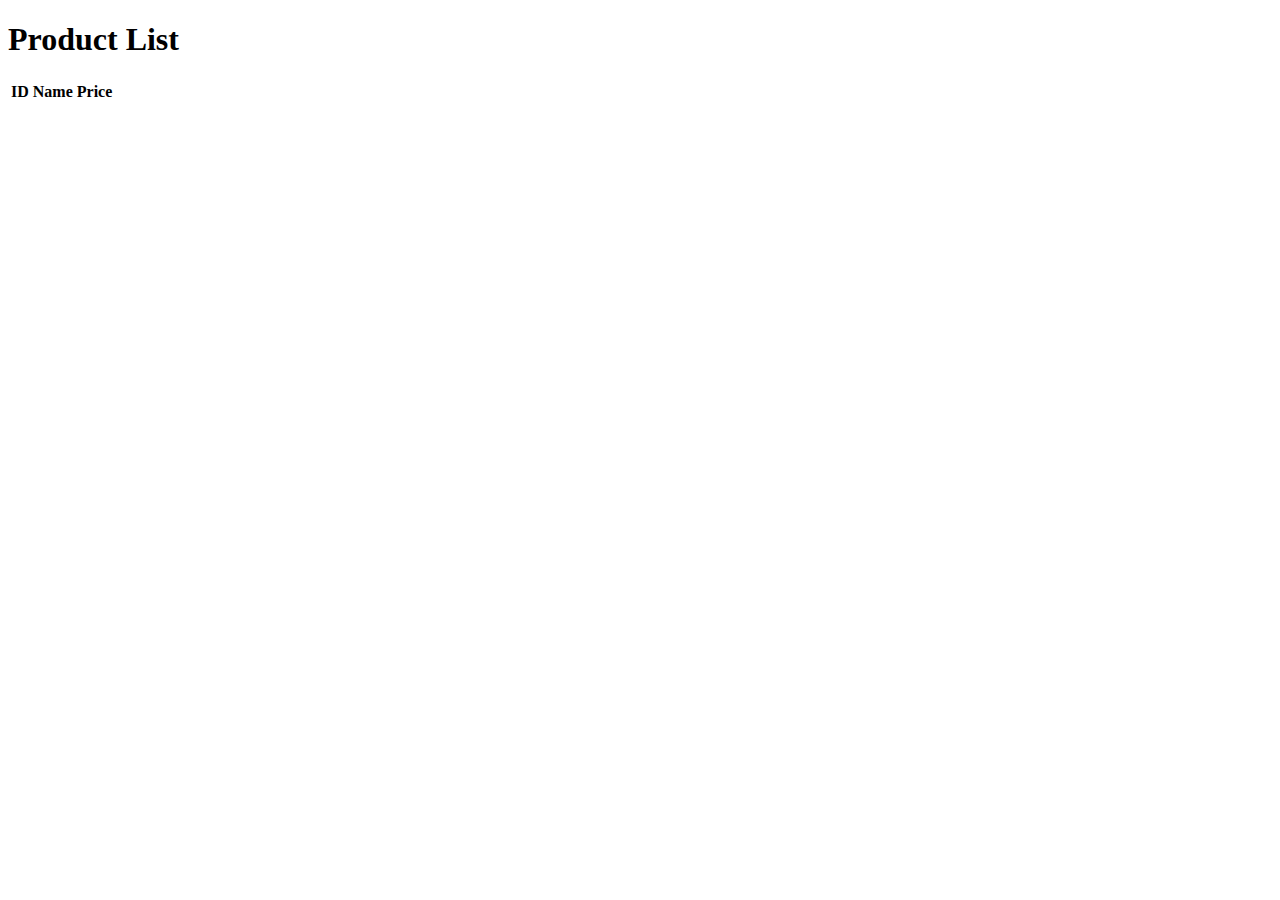
<file: app/src/main/resources/templates/product.html>
<!DOCTYPE html>
<html xmlns:th="http://www.thymeleaf.org">
  <head>
    <link rel="stylesheet" th:href="@{/css/product.css}" />
    <title>Product List</title>

    <!-- <link
      rel="stylesheet"
      th:href="@{https://cdn.jsdelivr.net/npm/bootstrap@5.3.0/dist/css/bootstrap.min.css}"
    /> -->
  </head>
  <body>
    <h1>Product List</h1>
    <table class="table table-striped table-bordered">
      <thead class="table-dark">
        <tr>
          <th>ID</th>
          <th>Name</th>
          <th>Price</th>
        </tr>
      </thead>
      <tbody>
        <tr th:each="product : ${products}">
          <td th:text="${product.id}"></td>
          <td th:text="${product.name}"></td>
          <td th:text="${product.price}"></td>
        </tr>
      </tbody>
    </table>
  </body>
</html>
</file>
<file: doc/site/assets/stylesheets/main.4af4bdda.min.css>
@charset "UTF-8";html{-webkit-text-size-adjust:none;-moz-text-size-adjust:none;text-size-adjust:none;box-sizing:border-box}*,:after,:before{box-sizing:inherit}@media (prefers-reduced-motion){*,:after,:before{transition:none!important}}body{margin:0}a,button,input,label{-webkit-tap-highlight-color:transparent}a{color:inherit;text-decoration:none}hr{border:0;box-sizing:initial;display:block;height:.05rem;overflow:visible;padding:0}small{font-size:80%}sub,sup{line-height:1em}img{border-style:none}table{border-collapse:initial;border-spacing:0}td,th{font-weight:400;vertical-align:top}button{background:#0000;border:0;font-family:inherit;font-size:inherit;margin:0;padding:0}input{border:0;outline:none}:root{--md-primary-fg-color:#4051b5;--md-primary-fg-color--light:#5d6cc0;--md-primary-fg-color--dark:#303fa1;--md-primary-bg-color:#fff;--md-primary-bg-color--light:#ffffffb3;--md-accent-fg-color:#526cfe;--md-accent-fg-color--transparent:#526cfe1a;--md-accent-bg-color:#fff;--md-accent-bg-color--light:#ffffffb3}[data-md-color-scheme=default]{color-scheme:light}[data-md-color-scheme=default] img[src$="#gh-dark-mode-only"],[data-md-color-scheme=default] img[src$="#only-dark"]{display:none}:root,[data-md-color-scheme=default]{--md-hue:225deg;--md-default-fg-color:#000000de;--md-default-fg-color--light:#0000008a;--md-default-fg-color--lighter:#00000052;--md-default-fg-color--lightest:#00000012;--md-default-bg-color:#fff;--md-default-bg-color--light:#ffffffb3;--md-default-bg-color--lighter:#ffffff4d;--md-default-bg-color--lightest:#ffffff1f;--md-code-fg-color:#36464e;--md-code-bg-color:#f5f5f5;--md-code-hl-color:#4287ff;--md-code-hl-color--light:#4287ff1a;--md-code-hl-number-color:#d52a2a;--md-code-hl-special-color:#db1457;--md-code-hl-function-color:#a846b9;--md-code-hl-constant-color:#6e59d9;--md-code-hl-keyword-color:#3f6ec6;--md-code-hl-string-color:#1c7d4d;--md-code-hl-name-color:var(--md-code-fg-color);--md-code-hl-operator-color:var(--md-default-fg-color--light);--md-code-hl-punctuation-color:var(--md-default-fg-color--light);--md-code-hl-comment-color:var(--md-default-fg-color--light);--md-code-hl-generic-color:var(--md-default-fg-color--light);--md-code-hl-variable-color:var(--md-default-fg-color--light);--md-typeset-color:var(--md-default-fg-color);--md-typeset-a-color:var(--md-primary-fg-color);--md-typeset-del-color:#f5503d26;--md-typeset-ins-color:#0bd57026;--md-typeset-kbd-color:#fafafa;--md-typeset-kbd-accent-color:#fff;--md-typeset-kbd-border-color:#b8b8b8;--md-typeset-mark-color:#ffff0080;--md-typeset-table-color:#0000001f;--md-typeset-table-color--light:rgba(0,0,0,.035);--md-admonition-fg-color:var(--md-default-fg-color);--md-admonition-bg-color:var(--md-default-bg-color);--md-warning-fg-color:#000000de;--md-warning-bg-color:#ff9;--md-footer-fg-color:#fff;--md-footer-fg-color--light:#ffffffb3;--md-footer-fg-color--lighter:#ffffff73;--md-footer-bg-color:#000000de;--md-footer-bg-color--dark:#00000052;--md-shadow-z1:0 0.2rem 0.5rem #0000000d,0 0 0.05rem #0000001a;--md-shadow-z2:0 0.2rem 0.5rem #0000001a,0 0 0.05rem #00000040;--md-shadow-z3:0 0.2rem 0.5rem #0003,0 0 0.05rem #00000059}.md-icon svg{fill:currentcolor;display:block;height:1.2rem;width:1.2rem}body{-webkit-font-smoothing:antialiased;-moz-osx-font-smoothing:grayscale;--md-text-font-family:var(--md-text-font,_),-apple-system,BlinkMacSystemFont,Helvetica,Arial,sans-serif;--md-code-font-family:var(--md-code-font,_),SFMono-Regular,Consolas,Menlo,monospace}aside,body,input{font-feature-settings:"kern","liga";color:var(--md-typeset-color);font-family:var(--md-text-font-family)}code,kbd,pre{font-feature-settings:"kern";font-family:var(--md-code-font-family)}:root{--md-typeset-table-sort-icon:url('data:image/svg+xml;charset=utf-8,<svg xmlns="http://www.w3.org/2000/svg" viewBox="0 0 24 24"><path d="m18 21-4-4h3V7h-3l4-4 4 4h-3v10h3M2 19v-2h10v2M2 13v-2h7v2M2 7V5h4v2z"/></svg>');--md-typeset-table-sort-icon--asc:url('data:image/svg+xml;charset=utf-8,<svg xmlns="http://www.w3.org/2000/svg" viewBox="0 0 24 24"><path d="M19 17h3l-4 4-4-4h3V3h2M2 17h10v2H2M6 5v2H2V5m0 6h7v2H2z"/></svg>');--md-typeset-table-sort-icon--desc:url('data:image/svg+xml;charset=utf-8,<svg xmlns="http://www.w3.org/2000/svg" viewBox="0 0 24 24"><path d="M19 7h3l-4-4-4 4h3v14h2M2 17h10v2H2M6 5v2H2V5m0 6h7v2H2z"/></svg>')}.md-typeset{-webkit-print-color-adjust:exact;color-adjust:exact;font-size:.8rem;line-height:1.6;overflow-wrap:break-word}@media print{.md-typeset{font-size:.68rem}}.md-typeset blockquote,.md-typeset dl,.md-typeset figure,.md-typeset ol,.md-typeset pre,.md-typeset ul{margin-bottom:1em;margin-top:1em}.md-typeset h1{color:var(--md-default-fg-color--light);font-size:2em;line-height:1.3;margin:0 0 1.25em}.md-typeset h1,.md-typeset h2{font-weight:300;letter-spacing:-.01em}.md-typeset h2{font-size:1.5625em;line-height:1.4;margin:1.6em 0 .64em}.md-typeset h3{font-size:1.25em;font-weight:400;letter-spacing:-.01em;line-height:1.5;margin:1.6em 0 .8em}.md-typeset h2+h3{margin-top:.8em}.md-typeset h4{font-weight:700;letter-spacing:-.01em;margin:1em 0}.md-typeset h5,.md-typeset h6{color:var(--md-default-fg-color--light);font-size:.8em;font-weight:700;letter-spacing:-.01em;margin:1.25em 0}.md-typeset h5{text-transform:uppercase}.md-typeset h5 code{text-transform:none}.md-typeset hr{border-bottom:.05rem solid var(--md-default-fg-color--lightest);display:flow-root;margin:1.5em 0}.md-typeset a{color:var(--md-typeset-a-color);word-break:break-word}.md-typeset a,.md-typeset a:before{transition:color 125ms}.md-typeset a:focus,.md-typeset a:hover{color:var(--md-accent-fg-color)}.md-typeset a:focus code,.md-typeset a:hover code{background-color:var(--md-accent-fg-color--transparent)}.md-typeset a code{color:currentcolor;transition:background-color 125ms}.md-typeset a.focus-visible{outline-color:var(--md-accent-fg-color);outline-offset:.2rem}.md-typeset code,.md-typeset kbd,.md-typeset pre{color:var(--md-code-fg-color);direction:ltr;font-variant-ligatures:none}@media print{.md-typeset code,.md-typeset kbd,.md-typeset pre{white-space:pre-wrap}}.md-typeset code{background-color:var(--md-code-bg-color);border-radius:.1rem;-webkit-box-decoration-break:clone;box-decoration-break:clone;font-size:.85em;padding:0 .2941176471em;word-break:break-word}.md-typeset code:not(.focus-visible){-webkit-tap-highlight-color:transparent;outline:none}.md-typeset pre{display:flow-root;line-height:1.4;position:relative}.md-typeset pre>code{-webkit-box-decoration-break:slice;box-decoration-break:slice;box-shadow:none;display:block;margin:0;outline-color:var(--md-accent-fg-color);overflow:auto;padding:.7720588235em 1.1764705882em;scrollbar-color:var(--md-default-fg-color--lighter) #0000;scrollbar-width:thin;touch-action:auto;word-break:normal}.md-typeset pre>code:hover{scrollbar-color:var(--md-accent-fg-color) #0000}.md-typeset pre>code::-webkit-scrollbar{height:.2rem;width:.2rem}.md-typeset pre>code::-webkit-scrollbar-thumb{background-color:var(--md-default-fg-color--lighter)}.md-typeset pre>code::-webkit-scrollbar-thumb:hover{background-color:var(--md-accent-fg-color)}.md-typeset kbd{background-color:var(--md-typeset-kbd-color);border-radius:.1rem;box-shadow:0 .1rem 0 .05rem var(--md-typeset-kbd-border-color),0 .1rem 0 var(--md-typeset-kbd-border-color),0 -.1rem .2rem var(--md-typeset-kbd-accent-color) inset;color:var(--md-default-fg-color);display:inline-block;font-size:.75em;padding:0 .6666666667em;vertical-align:text-top;word-break:break-word}.md-typeset mark{background-color:var(--md-typeset-mark-color);-webkit-box-decoration-break:clone;box-decoration-break:clone;color:inherit;word-break:break-word}.md-typeset abbr{border-bottom:.05rem dotted var(--md-default-fg-color--light);cursor:help;text-decoration:none}.md-typeset small{opacity:.75}[dir=ltr] .md-typeset sub,[dir=ltr] .md-typeset sup{margin-left:.078125em}[dir=rtl] .md-typeset sub,[dir=rtl] .md-typeset sup{margin-right:.078125em}[dir=ltr] .md-typeset blockquote{padding-left:.6rem}[dir=rtl] .md-typeset blockquote{padding-right:.6rem}[dir=ltr] .md-typeset blockquote{border-left:.2rem solid var(--md-default-fg-color--lighter)}[dir=rtl] .md-typeset blockquote{border-right:.2rem solid var(--md-default-fg-color--lighter)}.md-typeset blockquote{color:var(--md-default-fg-color--light);margin-left:0;margin-right:0}.md-typeset ul{list-style-type:disc}.md-typeset ul[type]{list-style-type:revert-layer}[dir=ltr] .md-typeset ol,[dir=ltr] .md-typeset ul{margin-left:.625em}[dir=rtl] .md-typeset ol,[dir=rtl] .md-typeset ul{margin-right:.625em}.md-typeset ol,.md-typeset ul{padding:0}.md-typeset ol:not([hidden]),.md-typeset ul:not([hidden]){display:flow-root}.md-typeset ol ol,.md-typeset ul ol{list-style-type:lower-alpha}.md-typeset ol ol ol,.md-typeset ul ol ol{list-style-type:lower-roman}.md-typeset ol ol ol ol,.md-typeset ul ol ol ol{list-style-type:upper-alpha}.md-typeset ol ol ol ol ol,.md-typeset ul ol ol ol ol{list-style-type:upper-roman}.md-typeset ol[type],.md-typeset ul[type]{list-style-type:revert-layer}[dir=ltr] .md-typeset ol li,[dir=ltr] .md-typeset ul li{margin-left:1.25em}[dir=rtl] .md-typeset ol li,[dir=rtl] .md-typeset ul li{margin-right:1.25em}.md-typeset ol li,.md-typeset ul li{margin-bottom:.5em}.md-typeset ol li blockquote,.md-typeset ol li p,.md-typeset ul li blockquote,.md-typeset ul li p{margin:.5em 0}.md-typeset ol li:last-child,.md-typeset ul li:last-child{margin-bottom:0}[dir=ltr] .md-typeset ol li ol,[dir=ltr] .md-typeset ol li ul,[dir=ltr] .md-typeset ul li ol,[dir=ltr] .md-typeset ul li ul{margin-left:.625em}[dir=rtl] .md-typeset ol li ol,[dir=rtl] .md-typeset ol li ul,[dir=rtl] .md-typeset ul li ol,[dir=rtl] .md-typeset ul li ul{margin-right:.625em}.md-typeset ol li ol,.md-typeset ol li ul,.md-typeset ul li ol,.md-typeset ul li ul{margin-bottom:.5em;margin-top:.5em}[dir=ltr] .md-typeset dd{margin-left:1.875em}[dir=rtl] .md-typeset dd{margin-right:1.875em}.md-typeset dd{margin-bottom:1.5em;margin-top:1em}.md-typeset img,.md-typeset svg,.md-typeset video{height:auto;max-width:100%}.md-typeset img[align=left]{margin:1em 1em 1em 0}.md-typeset img[align=right]{margin:1em 0 1em 1em}.md-typeset img[align]:only-child{margin-top:0}.md-typeset figure{display:flow-root;margin:1em auto;max-width:100%;text-align:center;width:-moz-fit-content;width:fit-content}.md-typeset figure img{display:block;margin:0 auto}.md-typeset figcaption{font-style:italic;margin:1em auto;max-width:24rem}.md-typeset iframe{max-width:100%}.md-typeset table:not([class]){background-color:var(--md-default-bg-color);border:.05rem solid var(--md-typeset-table-color);border-radius:.1rem;display:inline-block;font-size:.64rem;max-width:100%;overflow:auto;touch-action:auto}@media print{.md-typeset table:not([class]){display:table}}.md-typeset table:not([class])+*{margin-top:1.5em}.md-typeset table:not([class]) td>:first-child,.md-typeset table:not([class]) th>:first-child{margin-top:0}.md-typeset table:not([class]) td>:last-child,.md-typeset table:not([class]) th>:last-child{margin-bottom:0}.md-typeset table:not([class]) td:not([align]),.md-typeset table:not([class]) th:not([align]){text-align:left}[dir=rtl] .md-typeset table:not([class]) td:not([align]),[dir=rtl] .md-typeset table:not([class]) th:not([align]){text-align:right}.md-typeset table:not([class]) th{font-weight:700;min-width:5rem;padding:.9375em 1.25em;vertical-align:top}.md-typeset table:not([class]) td{border-top:.05rem solid var(--md-typeset-table-color);padding:.9375em 1.25em;vertical-align:top}.md-typeset table:not([class]) tbody tr{transition:background-color 125ms}.md-typeset table:not([class]) tbody tr:hover{background-color:var(--md-typeset-table-color--light);box-shadow:0 .05rem 0 var(--md-default-bg-color) inset}.md-typeset table:not([class]) a{word-break:normal}.md-typeset table th[role=columnheader]{cursor:pointer}[dir=ltr] .md-typeset table th[role=columnheader]:after{margin-left:.5em}[dir=rtl] .md-typeset table th[role=columnheader]:after{margin-right:.5em}.md-typeset table th[role=columnheader]:after{content:"";display:inline-block;height:1.2em;-webkit-mask-image:var(--md-typeset-table-sort-icon);mask-image:var(--md-typeset-table-sort-icon);-webkit-mask-repeat:no-repeat;mask-repeat:no-repeat;-webkit-mask-size:contain;mask-size:contain;transition:background-color 125ms;vertical-align:text-bottom;width:1.2em}.md-typeset table th[role=columnheader]:hover:after{background-color:var(--md-default-fg-color--lighter)}.md-typeset table th[role=columnheader][aria-sort=ascending]:after{background-color:var(--md-default-fg-color--light);-webkit-mask-image:var(--md-typeset-table-sort-icon--asc);mask-image:var(--md-typeset-table-sort-icon--asc)}.md-typeset table th[role=columnheader][aria-sort=descending]:after{background-color:var(--md-default-fg-color--light);-webkit-mask-image:var(--md-typeset-table-sort-icon--desc);mask-image:var(--md-typeset-table-sort-icon--desc)}.md-typeset__scrollwrap{margin:1em -.8rem;overflow-x:auto;touch-action:auto}.md-typeset__table{display:inline-block;margin-bottom:.5em;padding:0 .8rem}@media print{.md-typeset__table{display:block}}html .md-typeset__table table{display:table;margin:0;overflow:hidden;width:100%}@media screen and (max-width:44.984375em){.md-content__inner>pre{margin:1em -.8rem}.md-content__inner>pre code{border-radius:0}}.md-typeset .md-author{border-radius:100%;display:block;flex-shrink:0;height:1.6rem;overflow:hidden;position:relative;transition:color 125ms,transform 125ms;width:1.6rem}.md-typeset .md-author img{display:block}.md-typeset .md-author--more{background:var(--md-default-fg-color--lightest);color:var(--md-default-fg-color--lighter);font-size:.6rem;font-weight:700;line-height:1.6rem;text-align:center}.md-typeset .md-author--long{height:2.4rem;width:2.4rem}.md-typeset a.md-author{transform:scale(1)}.md-typeset a.md-author img{border-radius:100%;filter:grayscale(100%) opacity(75%);transition:filter 125ms}.md-typeset a.md-author:focus,.md-typeset a.md-author:hover{transform:scale(1.1);z-index:1}.md-typeset a.md-author:focus img,.md-typeset a.md-author:hover img{filter:grayscale(0)}.md-banner{background-color:var(--md-footer-bg-color);color:var(--md-footer-fg-color);overflow:auto}@media print{.md-banner{display:none}}.md-banner--warning{background-color:var(--md-warning-bg-color);color:var(--md-warning-fg-color)}.md-banner__inner{font-size:.7rem;margin:.6rem auto;padding:0 .8rem}[dir=ltr] .md-banner__button{float:right}[dir=rtl] .md-banner__button{float:left}.md-banner__button{color:inherit;cursor:pointer;transition:opacity .25s}.no-js .md-banner__button{display:none}.md-banner__button:hover{opacity:.7}html{font-size:125%;height:100%;overflow-x:hidden}@media screen and (min-width:100em){html{font-size:137.5%}}@media screen and (min-width:125em){html{font-size:150%}}body{background-color:var(--md-default-bg-color);display:flex;flex-direction:column;font-size:.5rem;min-height:100%;position:relative;width:100%}@media print{body{display:block}}@media screen and (max-width:59.984375em){body[data-md-scrolllock]{position:fixed}}.md-grid{margin-left:auto;margin-right:auto;max-width:61rem}.md-container{display:flex;flex-direction:column;flex-grow:1}@media print{.md-container{display:block}}.md-main{flex-grow:1}.md-main__inner{display:flex;height:100%;margin-top:1.5rem}.md-ellipsis{overflow:hidden;text-overflow:ellipsis}.md-toggle{display:none}.md-option{height:0;opacity:0;position:absolute;width:0}.md-option:checked+label:not([hidden]){display:block}.md-option.focus-visible+label{outline-color:var(--md-accent-fg-color);outline-style:auto}.md-skip{background-color:var(--md-default-fg-color);border-radius:.1rem;color:var(--md-default-bg-color);font-size:.64rem;margin:.5rem;opacity:0;outline-color:var(--md-accent-fg-color);padding:.3rem .5rem;position:fixed;transform:translateY(.4rem);z-index:-1}.md-skip:focus{opacity:1;transform:translateY(0);transition:transform .25s cubic-bezier(.4,0,.2,1),opacity 175ms 75ms;z-index:10}@page{margin:25mm}:root{--md-clipboard-icon:url('data:image/svg+xml;charset=utf-8,<svg xmlns="http://www.w3.org/2000/svg" viewBox="0 0 24 24"><path d="M19 21H8V7h11m0-2H8a2 2 0 0 0-2 2v14a2 2 0 0 0 2 2h11a2 2 0 0 0 2-2V7a2 2 0 0 0-2-2m-3-4H4a2 2 0 0 0-2 2v14h2V3h12z"/></svg>')}.md-clipboard{border-radius:.1rem;color:var(--md-default-fg-color--lightest);cursor:pointer;height:1.5em;outline-color:var(--md-accent-fg-color);outline-offset:.1rem;position:absolute;right:.5em;top:.5em;transition:color .25s;width:1.5em;z-index:1}@media print{.md-clipboard{display:none}}.md-clipboard:not(.focus-visible){-webkit-tap-highlight-color:transparent;outline:none}:hover>.md-clipboard{color:var(--md-default-fg-color--light)}.md-clipboard:focus,.md-clipboard:hover{color:var(--md-accent-fg-color)}.md-clipboard:after{background-color:currentcolor;content:"";display:block;height:1.125em;margin:0 auto;-webkit-mask-image:var(--md-clipboard-icon);mask-image:var(--md-clipboard-icon);-webkit-mask-position:center;mask-position:center;-webkit-mask-repeat:no-repeat;mask-repeat:no-repeat;-webkit-mask-size:contain;mask-size:contain;width:1.125em}.md-clipboard--inline{cursor:pointer}.md-clipboard--inline code{transition:color .25s,background-color .25s}.md-clipboard--inline:focus code,.md-clipboard--inline:hover code{background-color:var(--md-accent-fg-color--transparent);color:var(--md-accent-fg-color)}.md-typeset .md-code__content{display:grid}@keyframes consent{0%{opacity:0;transform:translateY(100%)}to{opacity:1;transform:translateY(0)}}@keyframes overlay{0%{opacity:0}to{opacity:1}}.md-consent__overlay{animation:overlay .25s both;-webkit-backdrop-filter:blur(.1rem);backdrop-filter:blur(.1rem);background-color:#0000008a;height:100%;opacity:1;position:fixed;top:0;width:100%;z-index:5}.md-consent__inner{animation:consent .5s cubic-bezier(.1,.7,.1,1) both;background-color:var(--md-default-bg-color);border:0;border-radius:.1rem;bottom:0;box-shadow:0 0 .2rem #0000001a,0 .2rem .4rem #0003;max-height:100%;overflow:auto;padding:0;position:fixed;width:100%;z-index:5}.md-consent__form{padding:.8rem}.md-consent__settings{display:none;margin:1em 0}input:checked+.md-consent__settings{display:block}.md-consent__controls{margin-bottom:.8rem}.md-typeset .md-consent__controls .md-button{display:inline}@media screen and (max-width:44.984375em){.md-typeset .md-consent__controls .md-button{display:block;margin-top:.4rem;text-align:center;width:100%}}.md-consent label{cursor:pointer}.md-content{flex-grow:1;min-width:0}.md-content__inner{margin:0 .8rem 1.2rem;padding-top:.6rem}@media screen and (min-width:76.25em){[dir=ltr] .md-sidebar--primary:not([hidden])~.md-content>.md-content__inner{margin-left:1.2rem}[dir=ltr] .md-sidebar--secondary:not([hidden])~.md-content>.md-content__inner,[dir=rtl] .md-sidebar--primary:not([hidden])~.md-content>.md-content__inner{margin-right:1.2rem}[dir=rtl] .md-sidebar--secondary:not([hidden])~.md-content>.md-content__inner{margin-left:1.2rem}}.md-content__inner:before{content:"";display:block;height:.4rem}.md-content__inner>:last-child{margin-bottom:0}[dir=ltr] .md-content__button{float:right}[dir=rtl] .md-content__button{float:left}[dir=ltr] .md-content__button{margin-left:.4rem}[dir=rtl] .md-content__button{margin-right:.4rem}.md-content__button{margin:.4rem 0;padding:0}@media print{.md-content__button{display:none}}.md-typeset .md-content__button{color:var(--md-default-fg-color--lighter)}.md-content__button svg{display:inline;vertical-align:top}[dir=rtl] .md-content__button svg{transform:scaleX(-1)}[dir=ltr] .md-dialog{right:.8rem}[dir=rtl] .md-dialog{left:.8rem}.md-dialog{background-color:var(--md-default-fg-color);border-radius:.1rem;bottom:.8rem;box-shadow:var(--md-shadow-z3);min-width:11.1rem;opacity:0;padding:.4rem .6rem;pointer-events:none;position:fixed;transform:translateY(100%);transition:transform 0ms .4s,opacity .4s;z-index:4}@media print{.md-dialog{display:none}}.md-dialog--active{opacity:1;pointer-events:auto;transform:translateY(0);transition:transform .4s cubic-bezier(.075,.85,.175,1),opacity .4s}.md-dialog__inner{color:var(--md-default-bg-color);font-size:.7rem}.md-feedback{margin:2em 0 1em;text-align:center}.md-feedback fieldset{border:none;margin:0;padding:0}.md-feedback__title{font-weight:700;margin:1em auto}.md-feedback__inner{position:relative}.md-feedback__list{display:flex;flex-wrap:wrap;place-content:baseline center;position:relative}.md-feedback__list:hover .md-icon:not(:disabled){color:var(--md-default-fg-color--lighter)}:disabled .md-feedback__list{min-height:1.8rem}.md-feedback__icon{color:var(--md-default-fg-color--light);cursor:pointer;flex-shrink:0;margin:0 .1rem;transition:color 125ms}.md-feedback__icon:not(:disabled).md-icon:hover{color:var(--md-accent-fg-color)}.md-feedback__icon:disabled{color:var(--md-default-fg-color--lightest);pointer-events:none}.md-feedback__note{opacity:0;position:relative;transform:translateY(.4rem);transition:transform .4s cubic-bezier(.1,.7,.1,1),opacity .15s}.md-feedback__note>*{margin:0 auto;max-width:16rem}:disabled .md-feedback__note{opacity:1;transform:translateY(0)}@media print{.md-feedback{display:none}}.md-footer{background-color:var(--md-footer-bg-color);color:var(--md-footer-fg-color)}@media print{.md-footer{display:none}}.md-footer__inner{justify-content:space-between;overflow:auto;padding:.2rem}.md-footer__inner:not([hidden]){display:flex}.md-footer__link{align-items:end;display:flex;flex-grow:0.01;margin-bottom:.4rem;margin-top:1rem;max-width:100%;outline-color:var(--md-accent-fg-color);overflow:hidden;transition:opacity .25s}.md-footer__link:focus,.md-footer__link:hover{opacity:.7}[dir=rtl] .md-footer__link svg{transform:scaleX(-1)}@media screen and (max-width:44.984375em){.md-footer__link--prev{flex-shrink:0}.md-footer__link--prev .md-footer__title{display:none}}[dir=ltr] .md-footer__link--next{margin-left:auto}[dir=rtl] .md-footer__link--next{margin-right:auto}.md-footer__link--next{text-align:right}[dir=rtl] .md-footer__link--next{text-align:left}.md-footer__title{flex-grow:1;font-size:.9rem;margin-bottom:.7rem;max-width:calc(100% - 2.4rem);padding:0 1rem;white-space:nowrap}.md-footer__button{margin:.2rem;padding:.4rem}.md-footer__direction{font-size:.64rem;opacity:.7}.md-footer-meta{background-color:var(--md-footer-bg-color--dark)}.md-footer-meta__inner{display:flex;flex-wrap:wrap;justify-content:space-between;padding:.2rem}html .md-footer-meta.md-typeset a{color:var(--md-footer-fg-color--light)}html .md-footer-meta.md-typeset a:focus,html .md-footer-meta.md-typeset a:hover{color:var(--md-footer-fg-color)}.md-copyright{color:var(--md-footer-fg-color--lighter);font-size:.64rem;margin:auto .6rem;padding:.4rem 0;width:100%}@media screen and (min-width:45em){.md-copyright{width:auto}}.md-copyright__highlight{color:var(--md-footer-fg-color--light)}.md-social{display:inline-flex;gap:.2rem;margin:0 .4rem;padding:.2rem 0 .6rem}@media screen and (min-width:45em){.md-social{padding:.6rem 0}}.md-social__link{display:inline-block;height:1.6rem;text-align:center;width:1.6rem}.md-social__link:before{line-height:1.9}.md-social__link svg{fill:currentcolor;max-height:.8rem;vertical-align:-25%}.md-typeset .md-button{border:.1rem solid;border-radius:.1rem;color:var(--md-primary-fg-color);cursor:pointer;display:inline-block;font-weight:700;padding:.625em 2em;transition:color 125ms,background-color 125ms,border-color 125ms}.md-typeset .md-button--primary{background-color:var(--md-primary-fg-color);border-color:var(--md-primary-fg-color);color:var(--md-primary-bg-color)}.md-typeset .md-button:focus,.md-typeset .md-button:hover{background-color:var(--md-accent-fg-color);border-color:var(--md-accent-fg-color);color:var(--md-accent-bg-color)}[dir=ltr] .md-typeset .md-input{border-top-left-radius:.1rem}[dir=ltr] .md-typeset .md-input,[dir=rtl] .md-typeset .md-input{border-top-right-radius:.1rem}[dir=rtl] .md-typeset .md-input{border-top-left-radius:.1rem}.md-typeset .md-input{border-bottom:.1rem solid var(--md-default-fg-color--lighter);box-shadow:var(--md-shadow-z1);font-size:.8rem;height:1.8rem;padding:0 .6rem;transition:border .25s,box-shadow .25s}.md-typeset .md-input:focus,.md-typeset .md-input:hover{border-bottom-color:var(--md-accent-fg-color);box-shadow:var(--md-shadow-z2)}.md-typeset .md-input--stretch{width:100%}.md-header{background-color:var(--md-primary-fg-color);box-shadow:0 0 .2rem #0000,0 .2rem .4rem #0000;color:var(--md-primary-bg-color);display:block;left:0;position:sticky;right:0;top:0;z-index:4}@media print{.md-header{display:none}}.md-header[hidden]{transform:translateY(-100%);transition:transform .25s cubic-bezier(.8,0,.6,1),box-shadow .25s}.md-header--shadow{box-shadow:0 0 .2rem #0000001a,0 .2rem .4rem #0003;transition:transform .25s cubic-bezier(.1,.7,.1,1),box-shadow .25s}.md-header__inner{align-items:center;display:flex;padding:0 .2rem}.md-header__button{color:currentcolor;cursor:pointer;margin:.2rem;outline-color:var(--md-accent-fg-color);padding:.4rem;position:relative;transition:opacity .25s;vertical-align:middle;z-index:1}.md-header__button:hover{opacity:.7}.md-header__button:not([hidden]){display:inline-block}.md-header__button:not(.focus-visible){-webkit-tap-highlight-color:transparent;outline:none}.md-header__button.md-logo{margin:.2rem;padding:.4rem}@media screen and (max-width:76.234375em){.md-header__button.md-logo{display:none}}.md-header__button.md-logo img,.md-header__button.md-logo svg{fill:currentcolor;display:block;height:1.2rem;width:auto}@media screen and (min-width:60em){.md-header__button[for=__search]{display:none}}.no-js .md-header__button[for=__search]{display:none}[dir=rtl] .md-header__button[for=__search] svg{transform:scaleX(-1)}@media screen and (min-width:76.25em){.md-header__button[for=__drawer]{display:none}}.md-header__topic{display:flex;max-width:100%;position:absolute;transition:transform .4s cubic-bezier(.1,.7,.1,1),opacity .15s;white-space:nowrap}.md-header__topic+.md-header__topic{opacity:0;pointer-events:none;transform:translateX(1.25rem);transition:transform .4s cubic-bezier(1,.7,.1,.1),opacity .15s;z-index:-1}[dir=rtl] .md-header__topic+.md-header__topic{transform:translateX(-1.25rem)}.md-header__topic:first-child{font-weight:700}[dir=ltr] .md-header__title{margin-left:1rem;margin-right:.4rem}[dir=rtl] .md-header__title{margin-left:.4rem;margin-right:1rem}.md-header__title{flex-grow:1;font-size:.9rem;height:2.4rem;line-height:2.4rem}.md-header__title--active .md-header__topic{opacity:0;pointer-events:none;transform:translateX(-1.25rem);transition:transform .4s cubic-bezier(1,.7,.1,.1),opacity .15s;z-index:-1}[dir=rtl] .md-header__title--active .md-header__topic{transform:translateX(1.25rem)}.md-header__title--active .md-header__topic+.md-header__topic{opacity:1;pointer-events:auto;transform:translateX(0);transition:transform .4s cubic-bezier(.1,.7,.1,1),opacity .15s;z-index:0}.md-header__title>.md-header__ellipsis{height:100%;position:relative;width:100%}.md-header__option{display:flex;flex-shrink:0;max-width:100%;transition:max-width 0ms .25s,opacity .25s .25s;white-space:nowrap}[data-md-toggle=search]:checked~.md-header .md-header__option{max-width:0;opacity:0;transition:max-width 0ms,opacity 0ms}.md-header__option>input{bottom:0}.md-header__source{display:none}@media screen and (min-width:60em){[dir=ltr] .md-header__source{margin-left:1rem}[dir=rtl] .md-header__source{margin-right:1rem}.md-header__source{display:block;max-width:11.7rem;width:11.7rem}}@media screen and (min-width:76.25em){[dir=ltr] .md-header__source{margin-left:1.4rem}[dir=rtl] .md-header__source{margin-right:1.4rem}}.md-meta{color:var(--md-default-fg-color--light);font-size:.7rem;line-height:1.3}.md-meta__list{display:inline-flex;flex-wrap:wrap;list-style:none;margin:0;padding:0}.md-meta__item:not(:last-child):after{content:"·";margin-left:.2rem;margin-right:.2rem}.md-meta__link{color:var(--md-typeset-a-color)}.md-meta__link:focus,.md-meta__link:hover{color:var(--md-accent-fg-color)}.md-draft{background-color:#ff1744;border-radius:.125em;color:#fff;display:inline-block;font-weight:700;padding-left:.5714285714em;padding-right:.5714285714em}:root{--md-nav-icon--prev:url('data:image/svg+xml;charset=utf-8,<svg xmlns="http://www.w3.org/2000/svg" viewBox="0 0 24 24"><path d="M20 11v2H8l5.5 5.5-1.42 1.42L4.16 12l7.92-7.92L13.5 5.5 8 11z"/></svg>');--md-nav-icon--next:url('data:image/svg+xml;charset=utf-8,<svg xmlns="http://www.w3.org/2000/svg" viewBox="0 0 24 24"><path d="M8.59 16.58 13.17 12 8.59 7.41 10 6l6 6-6 6z"/></svg>');--md-toc-icon:url('data:image/svg+xml;charset=utf-8,<svg xmlns="http://www.w3.org/2000/svg" viewBox="0 0 24 24"><path d="M3 9h14V7H3zm0 4h14v-2H3zm0 4h14v-2H3zm16 0h2v-2h-2zm0-10v2h2V7zm0 6h2v-2h-2z"/></svg>')}.md-nav{font-size:.7rem;line-height:1.3}.md-nav__title{color:var(--md-default-fg-color--light);display:block;font-weight:700;overflow:hidden;padding:0 .6rem;text-overflow:ellipsis}.md-nav__title .md-nav__button{display:none}.md-nav__title .md-nav__button img{height:100%;width:auto}.md-nav__title .md-nav__button.md-logo img,.md-nav__title .md-nav__button.md-logo svg{fill:currentcolor;display:block;height:2.4rem;max-width:100%;object-fit:contain;width:auto}.md-nav__list{list-style:none;margin:0;padding:0}.md-nav__link{align-items:flex-start;display:flex;gap:.4rem;margin-top:.625em;scroll-snap-align:start;transition:color 125ms}.md-nav__link--passed{color:var(--md-default-fg-color--light)}.md-nav__item .md-nav__link--active,.md-nav__item .md-nav__link--active code{color:var(--md-typeset-a-color)}.md-nav__link .md-ellipsis{position:relative}[dir=ltr] .md-nav__link .md-icon:last-child{margin-left:auto}[dir=rtl] .md-nav__link .md-icon:last-child{margin-right:auto}.md-nav__link svg{fill:currentcolor;flex-shrink:0;height:1.3em;position:relative}.md-nav__link[for]:focus,.md-nav__link[for]:hover,.md-nav__link[href]:focus,.md-nav__link[href]:hover{color:var(--md-accent-fg-color);cursor:pointer}.md-nav__link.focus-visible{outline-color:var(--md-accent-fg-color);outline-offset:.2rem}.md-nav--primary .md-nav__link[for=__toc]{display:none}.md-nav--primary .md-nav__link[for=__toc] .md-icon:after{background-color:currentcolor;display:block;height:100%;-webkit-mask-image:var(--md-toc-icon);mask-image:var(--md-toc-icon);width:100%}.md-nav--primary .md-nav__link[for=__toc]~.md-nav{display:none}.md-nav__container>.md-nav__link{margin-top:0}.md-nav__container>.md-nav__link:first-child{flex-grow:1;min-width:0}.md-nav__icon{flex-shrink:0}.md-nav__source{display:none}@media screen and (max-width:76.234375em){.md-nav--primary,.md-nav--primary .md-nav{background-color:var(--md-default-bg-color);display:flex;flex-direction:column;height:100%;left:0;position:absolute;right:0;top:0;z-index:1}.md-nav--primary .md-nav__item,.md-nav--primary .md-nav__title{font-size:.8rem;line-height:1.5}.md-nav--primary .md-nav__title{background-color:var(--md-default-fg-color--lightest);color:var(--md-default-fg-color--light);cursor:pointer;height:5.6rem;line-height:2.4rem;padding:3rem .8rem .2rem;position:relative;white-space:nowrap}[dir=ltr] .md-nav--primary .md-nav__title .md-nav__icon{left:.4rem}[dir=rtl] .md-nav--primary .md-nav__title .md-nav__icon{right:.4rem}.md-nav--primary .md-nav__title .md-nav__icon{display:block;height:1.2rem;margin:.2rem;position:absolute;top:.4rem;width:1.2rem}.md-nav--primary .md-nav__title .md-nav__icon:after{background-color:currentcolor;content:"";display:block;height:100%;-webkit-mask-image:var(--md-nav-icon--prev);mask-image:var(--md-nav-icon--prev);-webkit-mask-position:center;mask-position:center;-webkit-mask-repeat:no-repeat;mask-repeat:no-repeat;-webkit-mask-size:contain;mask-size:contain;width:100%}.md-nav--primary .md-nav__title~.md-nav__list{background-color:var(--md-default-bg-color);box-shadow:0 .05rem 0 var(--md-default-fg-color--lightest) inset;overflow-y:auto;scroll-snap-type:y mandatory;touch-action:pan-y}.md-nav--primary .md-nav__title~.md-nav__list>:first-child{border-top:0}.md-nav--primary .md-nav__title[for=__drawer]{background-color:var(--md-primary-fg-color);color:var(--md-primary-bg-color);font-weight:700}.md-nav--primary .md-nav__title .md-logo{display:block;left:.2rem;margin:.2rem;padding:.4rem;position:absolute;right:.2rem;top:.2rem}.md-nav--primary .md-nav__list{flex:1}.md-nav--primary .md-nav__item{border-top:.05rem solid var(--md-default-fg-color--lightest)}.md-nav--primary .md-nav__item--active>.md-nav__link{color:var(--md-typeset-a-color)}.md-nav--primary .md-nav__item--active>.md-nav__link:focus,.md-nav--primary .md-nav__item--active>.md-nav__link:hover{color:var(--md-accent-fg-color)}.md-nav--primary .md-nav__link{margin-top:0;padding:.6rem .8rem}.md-nav--primary .md-nav__link svg{margin-top:.1em}.md-nav--primary .md-nav__link>.md-nav__link{padding:0}[dir=ltr] .md-nav--primary .md-nav__link .md-nav__icon{margin-right:-.2rem}[dir=rtl] .md-nav--primary .md-nav__link .md-nav__icon{margin-left:-.2rem}.md-nav--primary .md-nav__link .md-nav__icon{font-size:1.2rem;height:1.2rem;width:1.2rem}.md-nav--primary .md-nav__link .md-nav__icon:after{background-color:currentcolor;content:"";display:block;height:100%;-webkit-mask-image:var(--md-nav-icon--next);mask-image:var(--md-nav-icon--next);-webkit-mask-position:center;mask-position:center;-webkit-mask-repeat:no-repeat;mask-repeat:no-repeat;-webkit-mask-size:contain;mask-size:contain;width:100%}[dir=rtl] .md-nav--primary .md-nav__icon:after{transform:scale(-1)}.md-nav--primary .md-nav--secondary .md-nav{background-color:initial;position:static}[dir=ltr] .md-nav--primary .md-nav--secondary .md-nav .md-nav__link{padding-left:1.4rem}[dir=rtl] .md-nav--primary .md-nav--secondary .md-nav .md-nav__link{padding-right:1.4rem}[dir=ltr] .md-nav--primary .md-nav--secondary .md-nav .md-nav .md-nav__link{padding-left:2rem}[dir=rtl] .md-nav--primary .md-nav--secondary .md-nav .md-nav .md-nav__link{padding-right:2rem}[dir=ltr] .md-nav--primary .md-nav--secondary .md-nav .md-nav .md-nav .md-nav__link{padding-left:2.6rem}[dir=rtl] .md-nav--primary .md-nav--secondary .md-nav .md-nav .md-nav .md-nav__link{padding-right:2.6rem}[dir=ltr] .md-nav--primary .md-nav--secondary .md-nav .md-nav .md-nav .md-nav .md-nav__link{padding-left:3.2rem}[dir=rtl] .md-nav--primary .md-nav--secondary .md-nav .md-nav .md-nav .md-nav .md-nav__link{padding-right:3.2rem}.md-nav--secondary{background-color:initial}.md-nav__toggle~.md-nav{display:flex;opacity:0;transform:translateX(100%);transition:transform .25s cubic-bezier(.8,0,.6,1),opacity 125ms 50ms}[dir=rtl] .md-nav__toggle~.md-nav{transform:translateX(-100%)}.md-nav__toggle:checked~.md-nav{opacity:1;transform:translateX(0);transition:transform .25s cubic-bezier(.4,0,.2,1),opacity 125ms 125ms}.md-nav__toggle:checked~.md-nav>.md-nav__list{-webkit-backface-visibility:hidden;backface-visibility:hidden}}@media screen and (max-width:59.984375em){.md-nav--primary .md-nav__link[for=__toc]{display:flex}.md-nav--primary .md-nav__link[for=__toc] .md-icon:after{content:""}.md-nav--primary .md-nav__link[for=__toc]+.md-nav__link{display:none}.md-nav--primary .md-nav__link[for=__toc]~.md-nav{display:flex}.md-nav__source{background-color:var(--md-primary-fg-color--dark);color:var(--md-primary-bg-color);display:block;padding:0 .2rem}}@media screen and (min-width:60em) and (max-width:76.234375em){.md-nav--integrated .md-nav__link[for=__toc]{display:flex}.md-nav--integrated .md-nav__link[for=__toc] .md-icon:after{content:""}.md-nav--integrated .md-nav__link[for=__toc]+.md-nav__link{display:none}.md-nav--integrated .md-nav__link[for=__toc]~.md-nav{display:flex}}@media screen and (min-width:60em){.md-nav{margin-bottom:-.4rem}.md-nav--secondary .md-nav__title{background:var(--md-default-bg-color);box-shadow:0 0 .4rem .4rem var(--md-default-bg-color);position:sticky;top:0;z-index:1}.md-nav--secondary .md-nav__title[for=__toc]{scroll-snap-align:start}.md-nav--secondary .md-nav__title .md-nav__icon{display:none}[dir=ltr] .md-nav--secondary .md-nav__list{padding-left:.6rem}[dir=rtl] .md-nav--secondary .md-nav__list{padding-right:.6rem}.md-nav--secondary .md-nav__list{padding-bottom:.4rem}[dir=ltr] .md-nav--secondary .md-nav__item>.md-nav__link{margin-right:.4rem}[dir=rtl] .md-nav--secondary .md-nav__item>.md-nav__link{margin-left:.4rem}}@media screen and (min-width:76.25em){.md-nav{margin-bottom:-.4rem;transition:max-height .25s cubic-bezier(.86,0,.07,1)}.md-nav--primary .md-nav__title{background:var(--md-default-bg-color);box-shadow:0 0 .4rem .4rem var(--md-default-bg-color);position:sticky;top:0;z-index:1}.md-nav--primary .md-nav__title[for=__drawer]{scroll-snap-align:start}.md-nav--primary .md-nav__title .md-nav__icon{display:none}[dir=ltr] .md-nav--primary .md-nav__list{padding-left:.6rem}[dir=rtl] .md-nav--primary .md-nav__list{padding-right:.6rem}.md-nav--primary .md-nav__list{padding-bottom:.4rem}[dir=ltr] .md-nav--primary .md-nav__item>.md-nav__link{margin-right:.4rem}[dir=rtl] .md-nav--primary .md-nav__item>.md-nav__link{margin-left:.4rem}.md-nav__toggle~.md-nav{display:grid;grid-template-rows:minmax(.4rem,0fr);opacity:0;transition:grid-template-rows .25s cubic-bezier(.86,0,.07,1),opacity .25s,visibility 0ms .25s;visibility:collapse}.md-nav__toggle~.md-nav>.md-nav__list{overflow:hidden}.md-nav__toggle.md-toggle--indeterminate~.md-nav,.md-nav__toggle:checked~.md-nav{grid-template-rows:minmax(.4rem,1fr);opacity:1;transition:grid-template-rows .25s cubic-bezier(.86,0,.07,1),opacity .15s .1s,visibility 0ms;visibility:visible}.md-nav__toggle.md-toggle--indeterminate~.md-nav{transition:none}.md-nav__item--nested>.md-nav>.md-nav__title{display:none}.md-nav__item--section{display:block;margin:1.25em 0}.md-nav__item--section:last-child{margin-bottom:0}.md-nav__item--section>.md-nav__link{font-weight:700}.md-nav__item--section>.md-nav__link[for]{color:var(--md-default-fg-color--light)}.md-nav__item--section>.md-nav__link:not(.md-nav__container){pointer-events:none}.md-nav__item--section>.md-nav__link .md-icon,.md-nav__item--section>.md-nav__link>[for]{display:none}[dir=ltr] .md-nav__item--section>.md-nav{margin-left:-.6rem}[dir=rtl] .md-nav__item--section>.md-nav{margin-right:-.6rem}.md-nav__item--section>.md-nav{display:block;opacity:1;visibility:visible}.md-nav__item--section>.md-nav>.md-nav__list>.md-nav__item{padding:0}.md-nav__icon{border-radius:100%;height:.9rem;transition:background-color .25s;width:.9rem}.md-nav__icon:hover{background-color:var(--md-accent-fg-color--transparent)}.md-nav__icon:after{background-color:currentcolor;border-radius:100%;content:"";display:inline-block;height:100%;-webkit-mask-image:var(--md-nav-icon--next);mask-image:var(--md-nav-icon--next);-webkit-mask-position:center;mask-position:center;-webkit-mask-repeat:no-repeat;mask-repeat:no-repeat;-webkit-mask-size:contain;mask-size:contain;transition:transform .25s;vertical-align:-.1rem;width:100%}[dir=rtl] .md-nav__icon:after{transform:rotate(180deg)}.md-nav__item--nested .md-nav__toggle:checked~.md-nav__link .md-nav__icon:after,.md-nav__item--nested .md-toggle--indeterminate~.md-nav__link .md-nav__icon:after{transform:rotate(90deg)}.md-nav--lifted>.md-nav__list>.md-nav__item,.md-nav--lifted>.md-nav__title{display:none}.md-nav--lifted>.md-nav__list>.md-nav__item--active{display:block}.md-nav--lifted>.md-nav__list>.md-nav__item--active>.md-nav__link{background:var(--md-default-bg-color);box-shadow:0 0 .4rem .4rem var(--md-default-bg-color);margin-top:0;position:sticky;top:0;z-index:1}.md-nav--lifted>.md-nav__list>.md-nav__item--active>.md-nav__link:not(.md-nav__container){pointer-events:none}.md-nav--lifted>.md-nav__list>.md-nav__item--active.md-nav__item--section{margin:0}[dir=ltr] .md-nav--lifted>.md-nav__list>.md-nav__item>.md-nav:not(.md-nav--secondary){margin-left:-.6rem}[dir=rtl] .md-nav--lifted>.md-nav__list>.md-nav__item>.md-nav:not(.md-nav--secondary){margin-right:-.6rem}.md-nav--lifted>.md-nav__list>.md-nav__item>[for]{color:var(--md-default-fg-color--light)}.md-nav--lifted .md-nav[data-md-level="1"]{grid-template-rows:minmax(.4rem,1fr);opacity:1;visibility:visible}[dir=ltr] .md-nav--integrated>.md-nav__list>.md-nav__item--active .md-nav--secondary{border-left:.05rem solid var(--md-primary-fg-color)}[dir=rtl] .md-nav--integrated>.md-nav__list>.md-nav__item--active .md-nav--secondary{border-right:.05rem solid var(--md-primary-fg-color)}.md-nav--integrated>.md-nav__list>.md-nav__item--active .md-nav--secondary{display:block;margin-bottom:1.25em;opacity:1;visibility:visible}.md-nav--integrated>.md-nav__list>.md-nav__item--active .md-nav--secondary>.md-nav__list{overflow:visible;padding-bottom:0}.md-nav--integrated>.md-nav__list>.md-nav__item--active .md-nav--secondary>.md-nav__title{display:none}}.md-pagination{font-size:.8rem;font-weight:700;gap:.4rem}.md-pagination,.md-pagination>*{align-items:center;display:flex;justify-content:center}.md-pagination>*{border-radius:.2rem;height:1.8rem;min-width:1.8rem;text-align:center}.md-pagination__current{background-color:var(--md-default-fg-color--lightest);color:var(--md-default-fg-color--light)}.md-pagination__link{transition:color 125ms,background-color 125ms}.md-pagination__link:focus,.md-pagination__link:hover{background-color:var(--md-accent-fg-color--transparent);color:var(--md-accent-fg-color)}.md-pagination__link:focus svg,.md-pagination__link:hover svg{color:var(--md-accent-fg-color)}.md-pagination__link.focus-visible{outline-color:var(--md-accent-fg-color);outline-offset:.2rem}.md-pagination__link svg{fill:currentcolor;color:var(--md-default-fg-color--lighter);display:block;max-height:100%;width:1.2rem}.md-post__back{border-bottom:.05rem solid var(--md-default-fg-color--lightest);margin-bottom:1.2rem;padding-bottom:1.2rem}@media screen and (max-width:76.234375em){.md-post__back{display:none}}[dir=rtl] .md-post__back svg{transform:scaleX(-1)}.md-post__authors{display:flex;flex-direction:column;gap:.6rem;margin:0 .6rem 1.2rem}.md-post .md-post__meta a{transition:color 125ms}.md-post .md-post__meta a:focus,.md-post .md-post__meta a:hover{color:var(--md-accent-fg-color)}.md-post__title{color:var(--md-default-fg-color--light);font-weight:700}.md-post--excerpt{margin-bottom:3.2rem}.md-post--excerpt .md-post__header{align-items:center;display:flex;gap:.6rem;min-height:1.6rem}.md-post--excerpt .md-post__authors{align-items:center;display:inline-flex;flex-direction:row;gap:.2rem;margin:0;min-height:2.4rem}[dir=ltr] .md-post--excerpt .md-post__meta .md-meta__list{margin-right:.4rem}[dir=rtl] .md-post--excerpt .md-post__meta .md-meta__list{margin-left:.4rem}.md-post--excerpt .md-post__content>:first-child{--md-scroll-margin:6rem;margin-top:0}.md-post>.md-nav--secondary{margin:1em 0}.md-profile{align-items:center;display:flex;font-size:.7rem;gap:.6rem;line-height:1.4;width:100%}.md-profile__description{flex-grow:1}.md-content--post{display:flex}@media screen and (max-width:76.234375em){.md-content--post{flex-flow:column-reverse}}.md-content--post>.md-content__inner{flex-grow:1;min-width:0}@media screen and (min-width:76.25em){[dir=ltr] .md-content--post>.md-content__inner{margin-left:1.2rem}[dir=rtl] .md-content--post>.md-content__inner{margin-right:1.2rem}}@media screen and (max-width:76.234375em){.md-sidebar.md-sidebar--post{padding:0;position:static;width:100%}.md-sidebar.md-sidebar--post .md-sidebar__scrollwrap{overflow:visible}.md-sidebar.md-sidebar--post .md-sidebar__inner{padding:0}.md-sidebar.md-sidebar--post .md-post__meta{margin-left:.6rem;margin-right:.6rem}.md-sidebar.md-sidebar--post .md-nav__item{border:none;display:inline}.md-sidebar.md-sidebar--post .md-nav__list{display:inline-flex;flex-wrap:wrap;gap:.6rem;padding-bottom:.6rem;padding-top:.6rem}.md-sidebar.md-sidebar--post .md-nav__link{padding:0}.md-sidebar.md-sidebar--post .md-nav{height:auto;margin-bottom:0;position:static}}:root{--md-progress-value:0;--md-progress-delay:400ms}.md-progress{background:var(--md-primary-bg-color);height:.075rem;opacity:min(clamp(0,var(--md-progress-value),1),clamp(0,100 - var(--md-progress-value),1));position:fixed;top:0;transform:scaleX(calc(var(--md-progress-value)*1%));transform-origin:left;transition:transform .5s cubic-bezier(.19,1,.22,1),opacity .25s var(--md-progress-delay);width:100%;z-index:4}:root{--md-search-result-icon:url('data:image/svg+xml;charset=utf-8,<svg xmlns="http://www.w3.org/2000/svg" viewBox="0 0 24 24"><path d="M14 2H6a2 2 0 0 0-2 2v16a2 2 0 0 0 2 2h7c-.41-.25-.8-.56-1.14-.9-.33-.33-.61-.7-.86-1.1H6V4h7v5h5v1.18c.71.16 1.39.43 2 .82V8zm6.31 16.9c1.33-2.11.69-4.9-1.4-6.22-2.11-1.33-4.91-.68-6.22 1.4-1.34 2.11-.69 4.89 1.4 6.22 1.46.93 3.32.93 4.79.02L22 23.39 23.39 22zm-3.81.1a2.5 2.5 0 0 1-2.5-2.5 2.5 2.5 0 0 1 2.5-2.5 2.5 2.5 0 0 1 2.5 2.5 2.5 2.5 0 0 1-2.5 2.5"/></svg>')}.md-search{position:relative}@media screen and (min-width:60em){.md-search{padding:.2rem 0}}.no-js .md-search{display:none}.md-search__overlay{opacity:0;z-index:1}@media screen and (max-width:59.984375em){[dir=ltr] .md-search__overlay{left:-2.2rem}[dir=rtl] .md-search__overlay{right:-2.2rem}.md-search__overlay{background-color:var(--md-default-bg-color);border-radius:1rem;height:2rem;overflow:hidden;pointer-events:none;position:absolute;top:-1rem;transform-origin:center;transition:transform .3s .1s,opacity .2s .2s;width:2rem}[data-md-toggle=search]:checked~.md-header .md-search__overlay{opacity:1;transition:transform .4s,opacity .1s}}@media screen and (min-width:60em){[dir=ltr] .md-search__overlay{left:0}[dir=rtl] .md-search__overlay{right:0}.md-search__overlay{background-color:#0000008a;cursor:pointer;height:0;position:fixed;top:0;transition:width 0ms .25s,height 0ms .25s,opacity .25s;width:0}[data-md-toggle=search]:checked~.md-header .md-search__overlay{height:200vh;opacity:1;transition:width 0ms,height 0ms,opacity .25s;width:100%}}@media screen and (max-width:29.984375em){[data-md-toggle=search]:checked~.md-header .md-search__overlay{transform:scale(45)}}@media screen and (min-width:30em) and (max-width:44.984375em){[data-md-toggle=search]:checked~.md-header .md-search__overlay{transform:scale(60)}}@media screen and (min-width:45em) and (max-width:59.984375em){[data-md-toggle=search]:checked~.md-header .md-search__overlay{transform:scale(75)}}.md-search__inner{-webkit-backface-visibility:hidden;backface-visibility:hidden}@media screen and (max-width:59.984375em){[dir=ltr] .md-search__inner{left:0}[dir=rtl] .md-search__inner{right:0}.md-search__inner{height:0;opacity:0;overflow:hidden;position:fixed;top:0;transform:translateX(5%);transition:width 0ms .3s,height 0ms .3s,transform .15s cubic-bezier(.4,0,.2,1) .15s,opacity .15s .15s;width:0;z-index:2}[dir=rtl] .md-search__inner{transform:translateX(-5%)}[data-md-toggle=search]:checked~.md-header .md-search__inner{height:100%;opacity:1;transform:translateX(0);transition:width 0ms 0ms,height 0ms 0ms,transform .15s cubic-bezier(.1,.7,.1,1) .15s,opacity .15s .15s;width:100%}}@media screen and (min-width:60em){[dir=ltr] .md-search__inner{float:right}[dir=rtl] .md-search__inner{float:left}.md-search__inner{padding:.1rem 0;position:relative;transition:width .25s cubic-bezier(.1,.7,.1,1);width:11.7rem}}@media screen and (min-width:60em) and (max-width:76.234375em){[data-md-toggle=search]:checked~.md-header .md-search__inner{width:23.4rem}}@media screen and (min-width:76.25em){[data-md-toggle=search]:checked~.md-header .md-search__inner{width:34.4rem}}.md-search__form{background-color:var(--md-default-bg-color);box-shadow:0 0 .6rem #0000;height:2.4rem;position:relative;transition:color .25s,background-color .25s;z-index:2}@media screen and (min-width:60em){.md-search__form{background-color:#00000042;border-radius:.1rem;height:1.8rem}.md-search__form:hover{background-color:#ffffff1f}}[data-md-toggle=search]:checked~.md-header .md-search__form{background-color:var(--md-default-bg-color);border-radius:.1rem .1rem 0 0;box-shadow:0 0 .6rem #00000012;color:var(--md-default-fg-color)}[dir=ltr] .md-search__input{padding-left:3.6rem;padding-right:2.2rem}[dir=rtl] .md-search__input{padding-left:2.2rem;padding-right:3.6rem}.md-search__input{background:#0000;font-size:.9rem;height:100%;position:relative;text-overflow:ellipsis;width:100%;z-index:2}.md-search__input::placeholder{transition:color .25s}.md-search__input::placeholder,.md-search__input~.md-search__icon{color:var(--md-default-fg-color--light)}.md-search__input::-ms-clear{display:none}@media screen and (max-width:59.984375em){.md-search__input{font-size:.9rem;height:2.4rem;width:100%}}@media screen and (min-width:60em){[dir=ltr] .md-search__input{padding-left:2.2rem}[dir=rtl] .md-search__input{padding-right:2.2rem}.md-search__input{color:inherit;font-size:.8rem}.md-search__input::placeholder{color:var(--md-primary-bg-color--light)}.md-search__input+.md-search__icon{color:var(--md-primary-bg-color)}[data-md-toggle=search]:checked~.md-header .md-search__input{text-overflow:clip}[data-md-toggle=search]:checked~.md-header .md-search__input+.md-search__icon{color:var(--md-default-fg-color--light)}[data-md-toggle=search]:checked~.md-header .md-search__input::placeholder{color:#0000}}.md-search__icon{cursor:pointer;display:inline-block;height:1.2rem;transition:color .25s,opacity .25s;width:1.2rem}.md-search__icon:hover{opacity:.7}[dir=ltr] .md-search__icon[for=__search]{left:.5rem}[dir=rtl] .md-search__icon[for=__search]{right:.5rem}.md-search__icon[for=__search]{position:absolute;top:.3rem;z-index:2}[dir=rtl] .md-search__icon[for=__search] svg{transform:scaleX(-1)}@media screen and (max-width:59.984375em){[dir=ltr] .md-search__icon[for=__search]{left:.8rem}[dir=rtl] .md-search__icon[for=__search]{right:.8rem}.md-search__icon[for=__search]{top:.6rem}.md-search__icon[for=__search] svg:first-child{display:none}}@media screen and (min-width:60em){.md-search__icon[for=__search]{pointer-events:none}.md-search__icon[for=__search] svg:last-child{display:none}}[dir=ltr] .md-search__options{right:.5rem}[dir=rtl] .md-search__options{left:.5rem}.md-search__options{pointer-events:none;position:absolute;top:.3rem;z-index:2}@media screen and (max-width:59.984375em){[dir=ltr] .md-search__options{right:.8rem}[dir=rtl] .md-search__options{left:.8rem}.md-search__options{top:.6rem}}[dir=ltr] .md-search__options>.md-icon{margin-left:.2rem}[dir=rtl] .md-search__options>.md-icon{margin-right:.2rem}.md-search__options>.md-icon{color:var(--md-default-fg-color--light);opacity:0;transform:scale(.75);transition:transform .15s cubic-bezier(.1,.7,.1,1),opacity .15s}.md-search__options>.md-icon:not(.focus-visible){-webkit-tap-highlight-color:transparent;outline:none}[data-md-toggle=search]:checked~.md-header .md-search__input:valid~.md-search__options>.md-icon{opacity:1;pointer-events:auto;transform:scale(1)}[data-md-toggle=search]:checked~.md-header .md-search__input:valid~.md-search__options>.md-icon:hover{opacity:.7}[dir=ltr] .md-search__suggest{padding-left:3.6rem;padding-right:2.2rem}[dir=rtl] .md-search__suggest{padding-left:2.2rem;padding-right:3.6rem}.md-search__suggest{align-items:center;color:var(--md-default-fg-color--lighter);display:flex;font-size:.9rem;height:100%;opacity:0;position:absolute;top:0;transition:opacity 50ms;white-space:nowrap;width:100%}@media screen and (min-width:60em){[dir=ltr] .md-search__suggest{padding-left:2.2rem}[dir=rtl] .md-search__suggest{padding-right:2.2rem}.md-search__suggest{font-size:.8rem}}[data-md-toggle=search]:checked~.md-header .md-search__suggest{opacity:1;transition:opacity .3s .1s}[dir=ltr] .md-search__output{border-bottom-left-radius:.1rem}[dir=ltr] .md-search__output,[dir=rtl] .md-search__output{border-bottom-right-radius:.1rem}[dir=rtl] .md-search__output{border-bottom-left-radius:.1rem}.md-search__output{overflow:hidden;position:absolute;width:100%;z-index:1}@media screen and (max-width:59.984375em){.md-search__output{bottom:0;top:2.4rem}}@media screen and (min-width:60em){.md-search__output{opacity:0;top:1.9rem;transition:opacity .4s}[data-md-toggle=search]:checked~.md-header .md-search__output{box-shadow:var(--md-shadow-z3);opacity:1}}.md-search__scrollwrap{-webkit-backface-visibility:hidden;backface-visibility:hidden;background-color:var(--md-default-bg-color);height:100%;overflow-y:auto;touch-action:pan-y}@media (-webkit-max-device-pixel-ratio:1),(max-resolution:1dppx){.md-search__scrollwrap{transform:translateZ(0)}}@media screen and (min-width:60em) and (max-width:76.234375em){.md-search__scrollwrap{width:23.4rem}}@media screen and (min-width:76.25em){.md-search__scrollwrap{width:34.4rem}}@media screen and (min-width:60em){.md-search__scrollwrap{max-height:0;scrollbar-color:var(--md-default-fg-color--lighter) #0000;scrollbar-width:thin}[data-md-toggle=search]:checked~.md-header .md-search__scrollwrap{max-height:75vh}.md-search__scrollwrap:hover{scrollbar-color:var(--md-accent-fg-color) #0000}.md-search__scrollwrap::-webkit-scrollbar{height:.2rem;width:.2rem}.md-search__scrollwrap::-webkit-scrollbar-thumb{background-color:var(--md-default-fg-color--lighter)}.md-search__scrollwrap::-webkit-scrollbar-thumb:hover{background-color:var(--md-accent-fg-color)}}.md-search-result{color:var(--md-default-fg-color);word-break:break-word}.md-search-result__meta{background-color:var(--md-default-fg-color--lightest);color:var(--md-default-fg-color--light);font-size:.64rem;line-height:1.8rem;padding:0 .8rem;scroll-snap-align:start}@media screen and (min-width:60em){[dir=ltr] .md-search-result__meta{padding-left:2.2rem}[dir=rtl] .md-search-result__meta{padding-right:2.2rem}}.md-search-result__list{list-style:none;margin:0;padding:0;-webkit-user-select:none;user-select:none}.md-search-result__item{box-shadow:0 -.05rem var(--md-default-fg-color--lightest)}.md-search-result__item:first-child{box-shadow:none}.md-search-result__link{display:block;outline:none;scroll-snap-align:start;transition:background-color .25s}.md-search-result__link:focus,.md-search-result__link:hover{background-color:var(--md-accent-fg-color--transparent)}.md-search-result__link:last-child p:last-child{margin-bottom:.6rem}.md-search-result__more>summary{cursor:pointer;display:block;outline:none;position:sticky;scroll-snap-align:start;top:0;z-index:1}.md-search-result__more>summary::marker{display:none}.md-search-result__more>summary::-webkit-details-marker{display:none}.md-search-result__more>summary>div{color:var(--md-typeset-a-color);font-size:.64rem;padding:.75em .8rem;transition:color .25s,background-color .25s}@media screen and (min-width:60em){[dir=ltr] .md-search-result__more>summary>div{padding-left:2.2rem}[dir=rtl] .md-search-result__more>summary>div{padding-right:2.2rem}}.md-search-result__more>summary:focus>div,.md-search-result__more>summary:hover>div{background-color:var(--md-accent-fg-color--transparent);color:var(--md-accent-fg-color)}.md-search-result__more[open]>summary{background-color:var(--md-default-bg-color)}.md-search-result__article{overflow:hidden;padding:0 .8rem;position:relative}@media screen and (min-width:60em){[dir=ltr] .md-search-result__article{padding-left:2.2rem}[dir=rtl] .md-search-result__article{padding-right:2.2rem}}[dir=ltr] .md-search-result__icon{left:0}[dir=rtl] .md-search-result__icon{right:0}.md-search-result__icon{color:var(--md-default-fg-color--light);height:1.2rem;margin:.5rem;position:absolute;width:1.2rem}@media screen and (max-width:59.984375em){.md-search-result__icon{display:none}}.md-search-result__icon:after{background-color:currentcolor;content:"";display:inline-block;height:100%;-webkit-mask-image:var(--md-search-result-icon);mask-image:var(--md-search-result-icon);-webkit-mask-position:center;mask-position:center;-webkit-mask-repeat:no-repeat;mask-repeat:no-repeat;-webkit-mask-size:contain;mask-size:contain;width:100%}[dir=rtl] .md-search-result__icon:after{transform:scaleX(-1)}.md-search-result .md-typeset{color:var(--md-default-fg-color--light);font-size:.64rem;line-height:1.6}.md-search-result .md-typeset h1{color:var(--md-default-fg-color);font-size:.8rem;font-weight:400;line-height:1.4;margin:.55rem 0}.md-search-result .md-typeset h1 mark{text-decoration:none}.md-search-result .md-typeset h2{color:var(--md-default-fg-color);font-size:.64rem;font-weight:700;line-height:1.6;margin:.5em 0}.md-search-result .md-typeset h2 mark{text-decoration:none}.md-search-result__terms{color:var(--md-default-fg-color);display:block;font-size:.64rem;font-style:italic;margin:.5em 0}.md-search-result mark{background-color:initial;color:var(--md-accent-fg-color);text-decoration:underline}.md-select{position:relative;z-index:1}.md-select__inner{background-color:var(--md-default-bg-color);border-radius:.1rem;box-shadow:var(--md-shadow-z2);color:var(--md-default-fg-color);left:50%;margin-top:.2rem;max-height:0;opacity:0;position:absolute;top:calc(100% - .2rem);transform:translate3d(-50%,.3rem,0);transition:transform .25s 375ms,opacity .25s .25s,max-height 0ms .5s}.md-select:focus-within .md-select__inner,.md-select:hover .md-select__inner{max-height:10rem;opacity:1;transform:translate3d(-50%,0,0);transition:transform .25s cubic-bezier(.1,.7,.1,1),opacity .25s,max-height 0ms}.md-select__inner:after{border-bottom:.2rem solid #0000;border-bottom-color:var(--md-default-bg-color);border-left:.2rem solid #0000;border-right:.2rem solid #0000;border-top:0;content:"";height:0;left:50%;margin-left:-.2rem;margin-top:-.2rem;position:absolute;top:0;width:0}.md-select__list{border-radius:.1rem;font-size:.8rem;list-style-type:none;margin:0;max-height:inherit;overflow:auto;padding:0}.md-select__item{line-height:1.8rem}[dir=ltr] .md-select__link{padding-left:.6rem;padding-right:1.2rem}[dir=rtl] .md-select__link{padding-left:1.2rem;padding-right:.6rem}.md-select__link{cursor:pointer;display:block;outline:none;scroll-snap-align:start;transition:background-color .25s,color .25s;width:100%}.md-select__link:focus,.md-select__link:hover{color:var(--md-accent-fg-color)}.md-select__link:focus{background-color:var(--md-default-fg-color--lightest)}.md-sidebar{align-self:flex-start;flex-shrink:0;padding:1.2rem 0;position:sticky;top:2.4rem;width:12.1rem}@media print{.md-sidebar{display:none}}@media screen and (max-width:76.234375em){[dir=ltr] .md-sidebar--primary{left:-12.1rem}[dir=rtl] .md-sidebar--primary{right:-12.1rem}.md-sidebar--primary{background-color:var(--md-default-bg-color);display:block;height:100%;position:fixed;top:0;transform:translateX(0);transition:transform .25s cubic-bezier(.4,0,.2,1),box-shadow .25s;width:12.1rem;z-index:5}[data-md-toggle=drawer]:checked~.md-container .md-sidebar--primary{box-shadow:var(--md-shadow-z3);transform:translateX(12.1rem)}[dir=rtl] [data-md-toggle=drawer]:checked~.md-container .md-sidebar--primary{transform:translateX(-12.1rem)}.md-sidebar--primary .md-sidebar__scrollwrap{bottom:0;left:0;margin:0;overflow:hidden;position:absolute;right:0;scroll-snap-type:none;top:0}}@media screen and (min-width:76.25em){.md-sidebar{height:0}.no-js .md-sidebar{height:auto}.md-header--lifted~.md-container .md-sidebar{top:4.8rem}}.md-sidebar--secondary{display:none;order:2}@media screen and (min-width:60em){.md-sidebar--secondary{height:0}.no-js .md-sidebar--secondary{height:auto}.md-sidebar--secondary:not([hidden]){display:block}.md-sidebar--secondary .md-sidebar__scrollwrap{touch-action:pan-y}}.md-sidebar__scrollwrap{-webkit-backface-visibility:hidden;backface-visibility:hidden;margin:0 .2rem;overflow-y:auto;scrollbar-color:var(--md-default-fg-color--lighter) #0000}@media screen and (min-width:60em){.md-sidebar__scrollwrap{scrollbar-gutter:stable;scrollbar-width:thin}}.md-sidebar__scrollwrap::-webkit-scrollbar{height:.2rem;width:.2rem}.md-sidebar__scrollwrap:focus-within,.md-sidebar__scrollwrap:hover{scrollbar-color:var(--md-accent-fg-color) #0000}.md-sidebar__scrollwrap:focus-within::-webkit-scrollbar-thumb,.md-sidebar__scrollwrap:hover::-webkit-scrollbar-thumb{background-color:var(--md-default-fg-color--lighter)}.md-sidebar__scrollwrap:focus-within::-webkit-scrollbar-thumb:hover,.md-sidebar__scrollwrap:hover::-webkit-scrollbar-thumb:hover{background-color:var(--md-accent-fg-color)}@supports selector(::-webkit-scrollbar){.md-sidebar__scrollwrap{scrollbar-gutter:auto}[dir=ltr] .md-sidebar__inner{padding-right:calc(100% - 11.5rem)}[dir=rtl] .md-sidebar__inner{padding-left:calc(100% - 11.5rem)}}@media screen and (max-width:76.234375em){.md-overlay{background-color:#0000008a;height:0;opacity:0;position:fixed;top:0;transition:width 0ms .25s,height 0ms .25s,opacity .25s;width:0;z-index:5}[data-md-toggle=drawer]:checked~.md-overlay{height:100%;opacity:1;transition:width 0ms,height 0ms,opacity .25s;width:100%}}@keyframes facts{0%{height:0}to{height:.65rem}}@keyframes fact{0%{opacity:0;transform:translateY(100%)}50%{opacity:0}to{opacity:1;transform:translateY(0)}}:root{--md-source-forks-icon:url('data:image/svg+xml;charset=utf-8,<svg xmlns="http://www.w3.org/2000/svg" viewBox="0 0 16 16"><path d="M5 5.372v.878c0 .414.336.75.75.75h4.5a.75.75 0 0 0 .75-.75v-.878a2.25 2.25 0 1 1 1.5 0v.878a2.25 2.25 0 0 1-2.25 2.25h-1.5v2.128a2.251 2.251 0 1 1-1.5 0V8.5h-1.5A2.25 2.25 0 0 1 3.5 6.25v-.878a2.25 2.25 0 1 1 1.5 0M5 3.25a.75.75 0 1 0-1.5 0 .75.75 0 0 0 1.5 0m6.75.75a.75.75 0 1 0 0-1.5.75.75 0 0 0 0 1.5m-3 8.75a.75.75 0 1 0-1.5 0 .75.75 0 0 0 1.5 0"/></svg>');--md-source-repositories-icon:url('data:image/svg+xml;charset=utf-8,<svg xmlns="http://www.w3.org/2000/svg" viewBox="0 0 16 16"><path d="M2 2.5A2.5 2.5 0 0 1 4.5 0h8.75a.75.75 0 0 1 .75.75v12.5a.75.75 0 0 1-.75.75h-2.5a.75.75 0 0 1 0-1.5h1.75v-2h-8a1 1 0 0 0-.714 1.7.75.75 0 1 1-1.072 1.05A2.5 2.5 0 0 1 2 11.5Zm10.5-1h-8a1 1 0 0 0-1 1v6.708A2.5 2.5 0 0 1 4.5 9h8ZM5 12.25a.25.25 0 0 1 .25-.25h3.5a.25.25 0 0 1 .25.25v3.25a.25.25 0 0 1-.4.2l-1.45-1.087a.25.25 0 0 0-.3 0L5.4 15.7a.25.25 0 0 1-.4-.2Z"/></svg>');--md-source-stars-icon:url('data:image/svg+xml;charset=utf-8,<svg xmlns="http://www.w3.org/2000/svg" viewBox="0 0 16 16"><path d="M8 .25a.75.75 0 0 1 .673.418l1.882 3.815 4.21.612a.75.75 0 0 1 .416 1.279l-3.046 2.97.719 4.192a.751.751 0 0 1-1.088.791L8 12.347l-3.766 1.98a.75.75 0 0 1-1.088-.79l.72-4.194L.818 6.374a.75.75 0 0 1 .416-1.28l4.21-.611L7.327.668A.75.75 0 0 1 8 .25m0 2.445L6.615 5.5a.75.75 0 0 1-.564.41l-3.097.45 2.24 2.184a.75.75 0 0 1 .216.664l-.528 3.084 2.769-1.456a.75.75 0 0 1 .698 0l2.77 1.456-.53-3.084a.75.75 0 0 1 .216-.664l2.24-2.183-3.096-.45a.75.75 0 0 1-.564-.41z"/></svg>');--md-source-version-icon:url('data:image/svg+xml;charset=utf-8,<svg xmlns="http://www.w3.org/2000/svg" viewBox="0 0 16 16"><path d="M1 7.775V2.75C1 1.784 1.784 1 2.75 1h5.025c.464 0 .91.184 1.238.513l6.25 6.25a1.75 1.75 0 0 1 0 2.474l-5.026 5.026a1.75 1.75 0 0 1-2.474 0l-6.25-6.25A1.75 1.75 0 0 1 1 7.775m1.5 0c0 .066.026.13.073.177l6.25 6.25a.25.25 0 0 0 .354 0l5.025-5.025a.25.25 0 0 0 0-.354l-6.25-6.25a.25.25 0 0 0-.177-.073H2.75a.25.25 0 0 0-.25.25ZM6 5a1 1 0 1 1 0 2 1 1 0 0 1 0-2"/></svg>')}.md-source{-webkit-backface-visibility:hidden;backface-visibility:hidden;display:block;font-size:.65rem;line-height:1.2;outline-color:var(--md-accent-fg-color);transition:opacity .25s;white-space:nowrap}.md-source:hover{opacity:.7}.md-source__icon{display:inline-block;height:2.4rem;vertical-align:middle;width:2rem}[dir=ltr] .md-source__icon svg{margin-left:.6rem}[dir=rtl] .md-source__icon svg{margin-right:.6rem}.md-source__icon svg{margin-top:.6rem}[dir=ltr] .md-source__icon+.md-source__repository{padding-left:2rem}[dir=rtl] .md-source__icon+.md-source__repository{padding-right:2rem}[dir=ltr] .md-source__icon+.md-source__repository{margin-left:-2rem}[dir=rtl] .md-source__icon+.md-source__repository{margin-right:-2rem}[dir=ltr] .md-source__repository{margin-left:.6rem}[dir=rtl] .md-source__repository{margin-right:.6rem}.md-source__repository{display:inline-block;max-width:calc(100% - 1.2rem);overflow:hidden;text-overflow:ellipsis;vertical-align:middle}.md-source__facts{display:flex;font-size:.55rem;gap:.4rem;list-style-type:none;margin:.1rem 0 0;opacity:.75;overflow:hidden;padding:0;width:100%}.md-source__repository--active .md-source__facts{animation:facts .25s ease-in}.md-source__fact{overflow:hidden;text-overflow:ellipsis}.md-source__repository--active .md-source__fact{animation:fact .4s ease-out}[dir=ltr] .md-source__fact:before{margin-right:.1rem}[dir=rtl] .md-source__fact:before{margin-left:.1rem}.md-source__fact:before{background-color:currentcolor;content:"";display:inline-block;height:.6rem;-webkit-mask-position:center;mask-position:center;-webkit-mask-repeat:no-repeat;mask-repeat:no-repeat;-webkit-mask-size:contain;mask-size:contain;vertical-align:text-top;width:.6rem}.md-source__fact:nth-child(1n+2){flex-shrink:0}.md-source__fact--version:before{-webkit-mask-image:var(--md-source-version-icon);mask-image:var(--md-source-version-icon)}.md-source__fact--stars:before{-webkit-mask-image:var(--md-source-stars-icon);mask-image:var(--md-source-stars-icon)}.md-source__fact--forks:before{-webkit-mask-image:var(--md-source-forks-icon);mask-image:var(--md-source-forks-icon)}.md-source__fact--repositories:before{-webkit-mask-image:var(--md-source-repositories-icon);mask-image:var(--md-source-repositories-icon)}.md-source-file{margin:1em 0}[dir=ltr] .md-source-file__fact{margin-right:.6rem}[dir=rtl] .md-source-file__fact{margin-left:.6rem}.md-source-file__fact{align-items:center;color:var(--md-default-fg-color--light);display:inline-flex;font-size:.68rem;gap:.3rem}.md-source-file__fact .md-icon{flex-shrink:0;margin-bottom:.05rem}[dir=ltr] .md-source-file__fact .md-author{float:left}[dir=rtl] .md-source-file__fact .md-author{float:right}.md-source-file__fact .md-author{margin-right:.2rem}.md-source-file__fact svg{width:.9rem}:root{--md-status:url('data:image/svg+xml;charset=utf-8,<svg xmlns="http://www.w3.org/2000/svg" viewBox="0 0 24 24"><path d="M11 9h2V7h-2m1 13c-4.41 0-8-3.59-8-8s3.59-8 8-8 8 3.59 8 8-3.59 8-8 8m0-18A10 10 0 0 0 2 12a10 10 0 0 0 10 10 10 10 0 0 0 10-10A10 10 0 0 0 12 2m-1 15h2v-6h-2z"/></svg>');--md-status--new:url('data:image/svg+xml;charset=utf-8,<svg xmlns="http://www.w3.org/2000/svg" viewBox="0 0 24 24"><path d="m23 12-2.44-2.78.34-3.68-3.61-.82-1.89-3.18L12 3 8.6 1.54 6.71 4.72l-3.61.81.34 3.68L1 12l2.44 2.78-.34 3.69 3.61.82 1.89 3.18L12 21l3.4 1.46 1.89-3.18 3.61-.82-.34-3.68zm-10 5h-2v-2h2zm0-4h-2V7h2z"/></svg>');--md-status--deprecated:url('data:image/svg+xml;charset=utf-8,<svg xmlns="http://www.w3.org/2000/svg" viewBox="0 0 24 24"><path d="M9 3v1H4v2h1v13a2 2 0 0 0 2 2h10a2 2 0 0 0 2-2V6h1V4h-5V3zm0 5h2v9H9zm4 0h2v9h-2z"/></svg>');--md-status--encrypted:url('data:image/svg+xml;charset=utf-8,<svg xmlns="http://www.w3.org/2000/svg" viewBox="0 0 24 24"><path d="M12 1 3 5v6c0 5.55 3.84 10.74 9 12 5.16-1.26 9-6.45 9-12V5zm0 6c1.4 0 2.8 1.1 2.8 2.5V11c.6 0 1.2.6 1.2 1.3v3.5c0 .6-.6 1.2-1.3 1.2H9.2c-.6 0-1.2-.6-1.2-1.3v-3.5c0-.6.6-1.2 1.2-1.2V9.5C9.2 8.1 10.6 7 12 7m0 1.2c-.8 0-1.5.5-1.5 1.3V11h3V9.5c0-.8-.7-1.3-1.5-1.3"/></svg>')}.md-status:after{background-color:var(--md-default-fg-color--light);content:"";display:inline-block;height:1.125em;-webkit-mask-image:var(--md-status);mask-image:var(--md-status);-webkit-mask-position:center;mask-position:center;-webkit-mask-repeat:no-repeat;mask-repeat:no-repeat;-webkit-mask-size:contain;mask-size:contain;vertical-align:text-bottom;width:1.125em}.md-status:hover:after{background-color:currentcolor}.md-status--new:after{-webkit-mask-image:var(--md-status--new);mask-image:var(--md-status--new)}.md-status--deprecated:after{-webkit-mask-image:var(--md-status--deprecated);mask-image:var(--md-status--deprecated)}.md-status--encrypted:after{-webkit-mask-image:var(--md-status--encrypted);mask-image:var(--md-status--encrypted)}.md-tabs{background-color:var(--md-primary-fg-color);color:var(--md-primary-bg-color);display:block;line-height:1.3;overflow:auto;width:100%;z-index:3}@media print{.md-tabs{display:none}}@media screen and (max-width:76.234375em){.md-tabs{display:none}}.md-tabs[hidden]{pointer-events:none}[dir=ltr] .md-tabs__list{margin-left:.2rem}[dir=rtl] .md-tabs__list{margin-right:.2rem}.md-tabs__list{contain:content;display:flex;list-style:none;margin:0;overflow:auto;padding:0;scrollbar-width:none;white-space:nowrap}.md-tabs__list::-webkit-scrollbar{display:none}.md-tabs__item{height:2.4rem;padding-left:.6rem;padding-right:.6rem}.md-tabs__item--active .md-tabs__link{color:inherit;opacity:1}.md-tabs__link{-webkit-backface-visibility:hidden;backface-visibility:hidden;display:flex;font-size:.7rem;margin-top:.8rem;opacity:.7;outline-color:var(--md-accent-fg-color);outline-offset:.2rem;transition:transform .4s cubic-bezier(.1,.7,.1,1),opacity .25s}.md-tabs__link:focus,.md-tabs__link:hover{color:inherit;opacity:1}[dir=ltr] .md-tabs__link svg{margin-right:.4rem}[dir=rtl] .md-tabs__link svg{margin-left:.4rem}.md-tabs__link svg{fill:currentcolor;height:1.3em}.md-tabs__item:nth-child(2) .md-tabs__link{transition-delay:20ms}.md-tabs__item:nth-child(3) .md-tabs__link{transition-delay:40ms}.md-tabs__item:nth-child(4) .md-tabs__link{transition-delay:60ms}.md-tabs__item:nth-child(5) .md-tabs__link{transition-delay:80ms}.md-tabs__item:nth-child(6) .md-tabs__link{transition-delay:.1s}.md-tabs__item:nth-child(7) .md-tabs__link{transition-delay:.12s}.md-tabs__item:nth-child(8) .md-tabs__link{transition-delay:.14s}.md-tabs__item:nth-child(9) .md-tabs__link{transition-delay:.16s}.md-tabs__item:nth-child(10) .md-tabs__link{transition-delay:.18s}.md-tabs__item:nth-child(11) .md-tabs__link{transition-delay:.2s}.md-tabs__item:nth-child(12) .md-tabs__link{transition-delay:.22s}.md-tabs__item:nth-child(13) .md-tabs__link{transition-delay:.24s}.md-tabs__item:nth-child(14) .md-tabs__link{transition-delay:.26s}.md-tabs__item:nth-child(15) .md-tabs__link{transition-delay:.28s}.md-tabs__item:nth-child(16) .md-tabs__link{transition-delay:.3s}.md-tabs[hidden] .md-tabs__link{opacity:0;transform:translateY(50%);transition:transform 0ms .1s,opacity .1s}:root{--md-tag-icon:url('data:image/svg+xml;charset=utf-8,<svg xmlns="http://www.w3.org/2000/svg" viewBox="0 0 24 24"><path d="m5.41 21 .71-4h-4l.35-2h4l1.06-6h-4l.35-2h4l.71-4h2l-.71 4h6l.71-4h2l-.71 4h4l-.35 2h-4l-1.06 6h4l-.35 2h-4l-.71 4h-2l.71-4h-6l-.71 4zM9.53 9l-1.06 6h6l1.06-6z"/></svg>')}.md-typeset .md-tags:not([hidden]){display:inline-flex;flex-wrap:wrap;gap:.5em;margin-bottom:.75em;margin-top:-.125em}.md-typeset .md-tag{align-items:center;background:var(--md-default-fg-color--lightest);border-radius:2.4rem;display:inline-flex;font-size:.64rem;font-size:min(.8em,.64rem);font-weight:700;gap:.5em;letter-spacing:normal;line-height:1.6;padding:.3125em .78125em}.md-typeset .md-tag[href]{-webkit-tap-highlight-color:transparent;color:inherit;outline:none;transition:color 125ms,background-color 125ms}.md-typeset .md-tag[href]:focus,.md-typeset .md-tag[href]:hover{background-color:var(--md-accent-fg-color);color:var(--md-accent-bg-color)}[id]>.md-typeset .md-tag{vertical-align:text-top}.md-typeset .md-tag-icon:before{background-color:var(--md-default-fg-color--lighter);content:"";display:inline-block;height:1.2em;-webkit-mask-image:var(--md-tag-icon);mask-image:var(--md-tag-icon);-webkit-mask-position:center;mask-position:center;-webkit-mask-repeat:no-repeat;mask-repeat:no-repeat;-webkit-mask-size:contain;mask-size:contain;transition:background-color 125ms;vertical-align:text-bottom;width:1.2em}.md-typeset .md-tag-icon[href]:focus:before,.md-typeset .md-tag-icon[href]:hover:before{background-color:var(--md-accent-bg-color)}@keyframes pulse{0%{transform:scale(.95)}75%{transform:scale(1)}to{transform:scale(.95)}}:root{--md-annotation-bg-icon:url('data:image/svg+xml;charset=utf-8,<svg xmlns="http://www.w3.org/2000/svg" viewBox="0 0 24 24"><path d="M12 2A10 10 0 0 0 2 12a10 10 0 0 0 10 10 10 10 0 0 0 10-10A10 10 0 0 0 12 2"/></svg>');--md-annotation-icon:url('data:image/svg+xml;charset=utf-8,<svg xmlns="http://www.w3.org/2000/svg" viewBox="0 0 24 24"><path d="M17 13h-4v4h-2v-4H7v-2h4V7h2v4h4m-5-9A10 10 0 0 0 2 12a10 10 0 0 0 10 10 10 10 0 0 0 10-10A10 10 0 0 0 12 2"/></svg>')}.md-tooltip{-webkit-backface-visibility:hidden;backface-visibility:hidden;background-color:var(--md-default-bg-color);border-radius:.1rem;box-shadow:var(--md-shadow-z2);color:var(--md-default-fg-color);font-family:var(--md-text-font-family);left:clamp(var(--md-tooltip-0,0rem) + .8rem,var(--md-tooltip-x),100vw + var(--md-tooltip-0,0rem) + .8rem - var(--md-tooltip-width) - 2 * .8rem);max-width:calc(100vw - 1.6rem);opacity:0;position:absolute;top:var(--md-tooltip-y);transform:translateY(-.4rem);transition:transform 0ms .25s,opacity .25s,z-index .25s;width:var(--md-tooltip-width);z-index:0}.md-tooltip--active{opacity:1;transform:translateY(0);transition:transform .25s cubic-bezier(.1,.7,.1,1),opacity .25s,z-index 0ms;z-index:2}.md-tooltip--inline{font-weight:700;-webkit-user-select:none;user-select:none;width:auto}.md-tooltip--inline:not(.md-tooltip--active){transform:translateY(.2rem) scale(.9)}.md-tooltip--inline .md-tooltip__inner{font-size:.5rem;padding:.2rem .4rem}[hidden]+.md-tooltip--inline{display:none}.focus-visible>.md-tooltip,.md-tooltip:target{outline:var(--md-accent-fg-color) auto}.md-tooltip__inner{font-size:.64rem;padding:.8rem}.md-tooltip__inner.md-typeset>:first-child{margin-top:0}.md-tooltip__inner.md-typeset>:last-child{margin-bottom:0}.md-annotation{font-style:normal;font-weight:400;outline:none;text-align:initial;vertical-align:text-bottom;white-space:normal}[dir=rtl] .md-annotation{direction:rtl}code .md-annotation{font-family:var(--md-code-font-family);font-size:inherit}.md-annotation:not([hidden]){display:inline-block;line-height:1.25}.md-annotation__index{border-radius:.01px;cursor:pointer;display:inline-block;margin-left:.4ch;margin-right:.4ch;outline:none;overflow:hidden;position:relative;-webkit-user-select:none;user-select:none;vertical-align:text-top;z-index:0}.md-annotation .md-annotation__index{transition:z-index .25s}@media screen{.md-annotation__index{width:2.2ch}[data-md-visible]>.md-annotation__index{animation:pulse 2s infinite}.md-annotation__index:before{background:var(--md-default-bg-color);-webkit-mask-image:var(--md-annotation-bg-icon);mask-image:var(--md-annotation-bg-icon)}.md-annotation__index:after,.md-annotation__index:before{content:"";height:2.2ch;-webkit-mask-position:center;mask-position:center;-webkit-mask-repeat:no-repeat;mask-repeat:no-repeat;-webkit-mask-size:contain;mask-size:contain;position:absolute;top:-.1ch;width:2.2ch;z-index:-1}.md-annotation__index:after{background-color:var(--md-default-fg-color--lighter);-webkit-mask-image:var(--md-annotation-icon);mask-image:var(--md-annotation-icon);transform:scale(1.0001);transition:background-color .25s,transform .25s}.md-tooltip--active+.md-annotation__index:after{transform:rotate(45deg)}.md-tooltip--active+.md-annotation__index:after,:hover>.md-annotation__index:after{background-color:var(--md-accent-fg-color)}}.md-tooltip--active+.md-annotation__index{animation-play-state:paused;transition-duration:0ms;z-index:2}.md-annotation__index [data-md-annotation-id]{display:inline-block}@media print{.md-annotation__index [data-md-annotation-id]{background:var(--md-default-fg-color--lighter);border-radius:2ch;color:var(--md-default-bg-color);font-weight:700;padding:0 .6ch;white-space:nowrap}.md-annotation__index [data-md-annotation-id]:after{content:attr(data-md-annotation-id)}}.md-typeset .md-annotation-list{counter-reset:xxx;list-style:none}.md-typeset .md-annotation-list li{position:relative}[dir=ltr] .md-typeset .md-annotation-list li:before{left:-2.125em}[dir=rtl] .md-typeset .md-annotation-list li:before{right:-2.125em}.md-typeset .md-annotation-list li:before{background:var(--md-default-fg-color--lighter);border-radius:2ch;color:var(--md-default-bg-color);content:counter(xxx);counter-increment:xxx;font-size:.8875em;font-weight:700;height:2ch;line-height:1.25;min-width:2ch;padding:0 .6ch;position:absolute;text-align:center;top:.25em}:root{--md-tooltip-width:20rem;--md-tooltip-tail:0.3rem}.md-tooltip2{-webkit-backface-visibility:hidden;backface-visibility:hidden;color:var(--md-default-fg-color);font-family:var(--md-text-font-family);opacity:0;pointer-events:none;position:absolute;top:calc(var(--md-tooltip-host-y) + var(--md-tooltip-y));transform:translateY(-.4rem);transform-origin:calc(var(--md-tooltip-host-x) + var(--md-tooltip-x)) 0;transition:transform 0ms .25s,opacity .25s,z-index .25s;width:100%;z-index:0}.md-tooltip2:before{border-left:var(--md-tooltip-tail) solid #0000;border-right:var(--md-tooltip-tail) solid #0000;content:"";display:block;left:clamp(1.5 * .8rem,var(--md-tooltip-host-x) + var(--md-tooltip-x) - var(--md-tooltip-tail),100vw - 2 * var(--md-tooltip-tail) - 1.5 * .8rem);position:absolute;z-index:1}.md-tooltip2--top:before{border-top:var(--md-tooltip-tail) solid var(--md-default-bg-color);bottom:calc(var(--md-tooltip-tail)*-1 + .025rem);filter:drop-shadow(0 1px 0 hsla(0,0%,0%,.05))}.md-tooltip2--bottom:before{border-bottom:var(--md-tooltip-tail) solid var(--md-default-bg-color);filter:drop-shadow(0 -1px 0 hsla(0,0%,0%,.05));top:calc(var(--md-tooltip-tail)*-1 + .025rem)}.md-tooltip2--active{opacity:1;transform:translateY(0);transition:transform .4s cubic-bezier(0,1,.5,1),opacity .25s,z-index 0ms;z-index:2}.md-tooltip2__inner{scrollbar-gutter:stable;background-color:var(--md-default-bg-color);border-radius:.1rem;box-shadow:var(--md-shadow-z2);left:clamp(.8rem,var(--md-tooltip-host-x) - .8rem,100vw - var(--md-tooltip-width) - .8rem);max-height:40vh;max-width:calc(100vw - 1.6rem);position:relative;scrollbar-width:thin}.md-tooltip2__inner::-webkit-scrollbar{height:.2rem;width:.2rem}.md-tooltip2__inner::-webkit-scrollbar-thumb{background-color:var(--md-default-fg-color--lighter)}.md-tooltip2__inner::-webkit-scrollbar-thumb:hover{background-color:var(--md-accent-fg-color)}[role=tooltip]>.md-tooltip2__inner{font-size:.5rem;font-weight:700;left:clamp(.8rem,var(--md-tooltip-host-x) + var(--md-tooltip-x) - var(--md-tooltip-width)/2,100vw - var(--md-tooltip-width) - .8rem);max-width:min(100vw - 2 * .8rem,400px);padding:.2rem .4rem;-webkit-user-select:none;user-select:none;width:-moz-fit-content;width:fit-content}.md-tooltip2__inner.md-typeset>:first-child{margin-top:0}.md-tooltip2__inner.md-typeset>:last-child{margin-bottom:0}[dir=ltr] .md-top{margin-left:50%}[dir=rtl] .md-top{margin-right:50%}.md-top{background-color:var(--md-default-bg-color);border-radius:1.6rem;box-shadow:var(--md-shadow-z2);color:var(--md-default-fg-color--light);cursor:pointer;display:block;font-size:.7rem;outline:none;padding:.4rem .8rem;position:fixed;top:3.2rem;transform:translate(-50%);transition:color 125ms,background-color 125ms,transform 125ms cubic-bezier(.4,0,.2,1),opacity 125ms;z-index:2}@media print{.md-top{display:none}}[dir=rtl] .md-top{transform:translate(50%)}.md-top[hidden]{opacity:0;pointer-events:none;transform:translate(-50%,.2rem);transition-duration:0ms}[dir=rtl] .md-top[hidden]{transform:translate(50%,.2rem)}.md-top:focus,.md-top:hover{background-color:var(--md-accent-fg-color);color:var(--md-accent-bg-color)}.md-top svg{display:inline-block;vertical-align:-.5em}@keyframes hoverfix{0%{pointer-events:none}}:root{--md-version-icon:url('data:image/svg+xml;charset=utf-8,<svg xmlns="http://www.w3.org/2000/svg" viewBox="0 0 320 512"><!--! Font Awesome Free 6.7.2 by @fontawesome - https://fontawesome.com License - https://fontawesome.com/license/free (Icons: CC BY 4.0, Fonts: SIL OFL 1.1, Code: MIT License) Copyright 2024 Fonticons, Inc.--><path d="M137.4 374.6c12.5 12.5 32.8 12.5 45.3 0l128-128c9.2-9.2 11.9-22.9 6.9-34.9S301 191.9 288 191.9L32 192c-12.9 0-24.6 7.8-29.6 19.8s-2.2 25.7 6.9 34.9l128 128z"/></svg>')}.md-version{flex-shrink:0;font-size:.8rem;height:2.4rem}[dir=ltr] .md-version__current{margin-left:1.4rem;margin-right:.4rem}[dir=rtl] .md-version__current{margin-left:.4rem;margin-right:1.4rem}.md-version__current{color:inherit;cursor:pointer;outline:none;position:relative;top:.05rem}[dir=ltr] .md-version__current:after{margin-left:.4rem}[dir=rtl] .md-version__current:after{margin-right:.4rem}.md-version__current:after{background-color:currentcolor;content:"";display:inline-block;height:.6rem;-webkit-mask-image:var(--md-version-icon);mask-image:var(--md-version-icon);-webkit-mask-position:center;mask-position:center;-webkit-mask-repeat:no-repeat;mask-repeat:no-repeat;-webkit-mask-size:contain;mask-size:contain;width:.4rem}.md-version__alias{margin-left:.3rem;opacity:.7}.md-version__list{background-color:var(--md-default-bg-color);border-radius:.1rem;box-shadow:var(--md-shadow-z2);color:var(--md-default-fg-color);list-style-type:none;margin:.2rem .8rem;max-height:0;opacity:0;overflow:auto;padding:0;position:absolute;scroll-snap-type:y mandatory;top:.15rem;transition:max-height 0ms .5s,opacity .25s .25s;z-index:3}.md-version:focus-within .md-version__list,.md-version:hover .md-version__list{max-height:10rem;opacity:1;transition:max-height 0ms,opacity .25s}@media (hover:none),(pointer:coarse){.md-version:hover .md-version__list{animation:hoverfix .25s forwards}.md-version:focus-within .md-version__list{animation:none}}.md-version__item{line-height:1.8rem}[dir=ltr] .md-version__link{padding-left:.6rem;padding-right:1.2rem}[dir=rtl] .md-version__link{padding-left:1.2rem;padding-right:.6rem}.md-version__link{cursor:pointer;display:block;outline:none;scroll-snap-align:start;transition:color .25s,background-color .25s;white-space:nowrap;width:100%}.md-version__link:focus,.md-version__link:hover{color:var(--md-accent-fg-color)}.md-version__link:focus{background-color:var(--md-default-fg-color--lightest)}:root{--md-admonition-icon--note:url('data:image/svg+xml;charset=utf-8,<svg xmlns="http://www.w3.org/2000/svg" viewBox="0 0 24 24"><path d="M12 2C6.47 2 2 6.47 2 12s4.47 10 10 10 10-4.47 10-10S17.53 2 12 2m3.1 5.07c.14 0 .28.05.4.16l1.27 1.27c.23.22.23.57 0 .78l-1 1-2.05-2.05 1-1c.1-.11.24-.16.38-.16m-1.97 1.74 2.06 2.06-6.06 6.06H7.07v-2.06z"/></svg>');--md-admonition-icon--abstract:url('data:image/svg+xml;charset=utf-8,<svg xmlns="http://www.w3.org/2000/svg" viewBox="0 0 24 24"><path d="M17 9H7V7h10m0 6H7v-2h10m-3 6H7v-2h7M12 3a1 1 0 0 1 1 1 1 1 0 0 1-1 1 1 1 0 0 1-1-1 1 1 0 0 1 1-1m7 0h-4.18C14.4 1.84 13.3 1 12 1s-2.4.84-2.82 2H5a2 2 0 0 0-2 2v14a2 2 0 0 0 2 2h14a2 2 0 0 0 2-2V5a2 2 0 0 0-2-2"/></svg>');--md-admonition-icon--info:url('data:image/svg+xml;charset=utf-8,<svg xmlns="http://www.w3.org/2000/svg" viewBox="0 0 24 24"><path d="M13 9h-2V7h2m0 10h-2v-6h2m-1-9A10 10 0 0 0 2 12a10 10 0 0 0 10 10 10 10 0 0 0 10-10A10 10 0 0 0 12 2"/></svg>');--md-admonition-icon--tip:url('data:image/svg+xml;charset=utf-8,<svg xmlns="http://www.w3.org/2000/svg" viewBox="0 0 24 24"><path d="M17.66 11.2c-.23-.3-.51-.56-.77-.82-.67-.6-1.43-1.03-2.07-1.66C13.33 7.26 13 4.85 13.95 3c-.95.23-1.78.75-2.49 1.32-2.59 2.08-3.61 5.75-2.39 8.9.04.1.08.2.08.33 0 .22-.15.42-.35.5-.23.1-.47.04-.66-.12a.6.6 0 0 1-.14-.17c-1.13-1.43-1.31-3.48-.55-5.12C5.78 10 4.87 12.3 5 14.47c.06.5.12 1 .29 1.5.14.6.41 1.2.71 1.73 1.08 1.73 2.95 2.97 4.96 3.22 2.14.27 4.43-.12 6.07-1.6 1.83-1.66 2.47-4.32 1.53-6.6l-.13-.26c-.21-.46-.77-1.26-.77-1.26m-3.16 6.3c-.28.24-.74.5-1.1.6-1.12.4-2.24-.16-2.9-.82 1.19-.28 1.9-1.16 2.11-2.05.17-.8-.15-1.46-.28-2.23-.12-.74-.1-1.37.17-2.06.19.38.39.76.63 1.06.77 1 1.98 1.44 2.24 2.8.04.14.06.28.06.43.03.82-.33 1.72-.93 2.27"/></svg>');--md-admonition-icon--success:url('data:image/svg+xml;charset=utf-8,<svg xmlns="http://www.w3.org/2000/svg" viewBox="0 0 24 24"><path d="M21 7 9 19l-5.5-5.5 1.41-1.41L9 16.17 19.59 5.59z"/></svg>');--md-admonition-icon--question:url('data:image/svg+xml;charset=utf-8,<svg xmlns="http://www.w3.org/2000/svg" viewBox="0 0 24 24"><path d="m15.07 11.25-.9.92C13.45 12.89 13 13.5 13 15h-2v-.5c0-1.11.45-2.11 1.17-2.83l1.24-1.26c.37-.36.59-.86.59-1.41a2 2 0 0 0-2-2 2 2 0 0 0-2 2H8a4 4 0 0 1 4-4 4 4 0 0 1 4 4 3.2 3.2 0 0 1-.93 2.25M13 19h-2v-2h2M12 2A10 10 0 0 0 2 12a10 10 0 0 0 10 10 10 10 0 0 0 10-10c0-5.53-4.5-10-10-10"/></svg>');--md-admonition-icon--warning:url('data:image/svg+xml;charset=utf-8,<svg xmlns="http://www.w3.org/2000/svg" viewBox="0 0 24 24"><path d="M13 14h-2V9h2m0 9h-2v-2h2M1 21h22L12 2z"/></svg>');--md-admonition-icon--failure:url('data:image/svg+xml;charset=utf-8,<svg xmlns="http://www.w3.org/2000/svg" viewBox="0 0 24 24"><path d="M19 6.41 17.59 5 12 10.59 6.41 5 5 6.41 10.59 12 5 17.59 6.41 19 12 13.41 17.59 19 19 17.59 13.41 12z"/></svg>');--md-admonition-icon--danger:url('data:image/svg+xml;charset=utf-8,<svg xmlns="http://www.w3.org/2000/svg" viewBox="0 0 24 24"><path d="m11.5 20 4.86-9.73H13V4l-5 9.73h3.5zM12 2c2.75 0 5.1 1 7.05 2.95S22 9.25 22 12s-1 5.1-2.95 7.05S14.75 22 12 22s-5.1-1-7.05-2.95S2 14.75 2 12s1-5.1 2.95-7.05S9.25 2 12 2"/></svg>');--md-admonition-icon--bug:url('data:image/svg+xml;charset=utf-8,<svg xmlns="http://www.w3.org/2000/svg" viewBox="0 0 24 24"><path d="M11 13h2v1h-2zm10-8v6c0 5.5-3.8 10.7-9 12-5.2-1.3-9-6.5-9-12V5l9-4zm-4 5h-2.2c-.2-.6-.6-1.1-1.1-1.5l1.2-1.2-.7-.7L12.8 8H12c-.2 0-.5 0-.7.1L9.9 6.6l-.8.8 1.2 1.2c-.5.3-.9.8-1.1 1.4H7v1h2v1H7v1h2v1H7v1h2.2c.4 1.2 1.5 2 2.8 2s2.4-.8 2.8-2H17v-1h-2v-1h2v-1h-2v-1h2zm-6 2h2v-1h-2z"/></svg>');--md-admonition-icon--example:url('data:image/svg+xml;charset=utf-8,<svg xmlns="http://www.w3.org/2000/svg" viewBox="0 0 24 24"><path d="M7 2v2h1v14a4 4 0 0 0 4 4 4 4 0 0 0 4-4V4h1V2zm4 14c-.6 0-1-.4-1-1s.4-1 1-1 1 .4 1 1-.4 1-1 1m2-4c-.6 0-1-.4-1-1s.4-1 1-1 1 .4 1 1-.4 1-1 1m1-5h-4V4h4z"/></svg>');--md-admonition-icon--quote:url('data:image/svg+xml;charset=utf-8,<svg xmlns="http://www.w3.org/2000/svg" viewBox="0 0 24 24"><path d="M14 17h3l2-4V7h-6v6h3M6 17h3l2-4V7H5v6h3z"/></svg>')}.md-typeset .admonition,.md-typeset details{background-color:var(--md-admonition-bg-color);border:.075rem solid #448aff;border-radius:.2rem;box-shadow:var(--md-shadow-z1);color:var(--md-admonition-fg-color);display:flow-root;font-size:.64rem;margin:1.5625em 0;padding:0 .6rem;page-break-inside:avoid;transition:box-shadow 125ms}@media print{.md-typeset .admonition,.md-typeset details{box-shadow:none}}.md-typeset .admonition:focus-within,.md-typeset details:focus-within{box-shadow:0 0 0 .2rem #448aff1a}.md-typeset .admonition>*,.md-typeset details>*{box-sizing:border-box}.md-typeset .admonition .admonition,.md-typeset .admonition details,.md-typeset details .admonition,.md-typeset details details{margin-bottom:1em;margin-top:1em}.md-typeset .admonition .md-typeset__scrollwrap,.md-typeset details .md-typeset__scrollwrap{margin:1em -.6rem}.md-typeset .admonition .md-typeset__table,.md-typeset details .md-typeset__table{padding:0 .6rem}.md-typeset .admonition>.tabbed-set:only-child,.md-typeset details>.tabbed-set:only-child{margin-top:0}html .md-typeset .admonition>:last-child,html .md-typeset details>:last-child{margin-bottom:.6rem}[dir=ltr] .md-typeset .admonition-title,[dir=ltr] .md-typeset summary{padding-left:2rem;padding-right:.6rem}[dir=rtl] .md-typeset .admonition-title,[dir=rtl] .md-typeset summary{padding-left:.6rem;padding-right:2rem}[dir=ltr] .md-typeset .admonition-title,[dir=ltr] .md-typeset summary{border-left-width:.2rem}[dir=rtl] .md-typeset .admonition-title,[dir=rtl] .md-typeset summary{border-right-width:.2rem}[dir=ltr] .md-typeset .admonition-title,[dir=ltr] .md-typeset summary{border-top-left-radius:.1rem}[dir=ltr] .md-typeset .admonition-title,[dir=ltr] .md-typeset summary,[dir=rtl] .md-typeset .admonition-title,[dir=rtl] .md-typeset summary{border-top-right-radius:.1rem}[dir=rtl] .md-typeset .admonition-title,[dir=rtl] .md-typeset summary{border-top-left-radius:.1rem}.md-typeset .admonition-title,.md-typeset summary{background-color:#448aff1a;border:none;font-weight:700;margin:0 -.6rem;padding-bottom:.4rem;padding-top:.4rem;position:relative}html .md-typeset .admonition-title:last-child,html .md-typeset summary:last-child{margin-bottom:0}[dir=ltr] .md-typeset .admonition-title:before,[dir=ltr] .md-typeset summary:before{left:.6rem}[dir=rtl] .md-typeset .admonition-title:before,[dir=rtl] .md-typeset summary:before{right:.6rem}.md-typeset .admonition-title:before,.md-typeset summary:before{background-color:#448aff;content:"";height:1rem;-webkit-mask-image:var(--md-admonition-icon--note);mask-image:var(--md-admonition-icon--note);-webkit-mask-position:center;mask-position:center;-webkit-mask-repeat:no-repeat;mask-repeat:no-repeat;-webkit-mask-size:contain;mask-size:contain;position:absolute;top:.625em;width:1rem}.md-typeset .admonition-title code,.md-typeset summary code{box-shadow:0 0 0 .05rem var(--md-default-fg-color--lightest)}.md-typeset .admonition.note,.md-typeset details.note{border-color:#448aff}.md-typeset .admonition.note:focus-within,.md-typeset details.note:focus-within{box-shadow:0 0 0 .2rem #448aff1a}.md-typeset .note>.admonition-title,.md-typeset .note>summary{background-color:#448aff1a}.md-typeset .note>.admonition-title:before,.md-typeset .note>summary:before{background-color:#448aff;-webkit-mask-image:var(--md-admonition-icon--note);mask-image:var(--md-admonition-icon--note)}.md-typeset .note>.admonition-title:after,.md-typeset .note>summary:after{color:#448aff}.md-typeset .admonition.abstract,.md-typeset details.abstract{border-color:#00b0ff}.md-typeset .admonition.abstract:focus-within,.md-typeset details.abstract:focus-within{box-shadow:0 0 0 .2rem #00b0ff1a}.md-typeset .abstract>.admonition-title,.md-typeset .abstract>summary{background-color:#00b0ff1a}.md-typeset .abstract>.admonition-title:before,.md-typeset .abstract>summary:before{background-color:#00b0ff;-webkit-mask-image:var(--md-admonition-icon--abstract);mask-image:var(--md-admonition-icon--abstract)}.md-typeset .abstract>.admonition-title:after,.md-typeset .abstract>summary:after{color:#00b0ff}.md-typeset .admonition.info,.md-typeset details.info{border-color:#00b8d4}.md-typeset .admonition.info:focus-within,.md-typeset details.info:focus-within{box-shadow:0 0 0 .2rem #00b8d41a}.md-typeset .info>.admonition-title,.md-typeset .info>summary{background-color:#00b8d41a}.md-typeset .info>.admonition-title:before,.md-typeset .info>summary:before{background-color:#00b8d4;-webkit-mask-image:var(--md-admonition-icon--info);mask-image:var(--md-admonition-icon--info)}.md-typeset .info>.admonition-title:after,.md-typeset .info>summary:after{color:#00b8d4}.md-typeset .admonition.tip,.md-typeset details.tip{border-color:#00bfa5}.md-typeset .admonition.tip:focus-within,.md-typeset details.tip:focus-within{box-shadow:0 0 0 .2rem #00bfa51a}.md-typeset .tip>.admonition-title,.md-typeset .tip>summary{background-color:#00bfa51a}.md-typeset .tip>.admonition-title:before,.md-typeset .tip>summary:before{background-color:#00bfa5;-webkit-mask-image:var(--md-admonition-icon--tip);mask-image:var(--md-admonition-icon--tip)}.md-typeset .tip>.admonition-title:after,.md-typeset .tip>summary:after{color:#00bfa5}.md-typeset .admonition.success,.md-typeset details.success{border-color:#00c853}.md-typeset .admonition.success:focus-within,.md-typeset details.success:focus-within{box-shadow:0 0 0 .2rem #00c8531a}.md-typeset .success>.admonition-title,.md-typeset .success>summary{background-color:#00c8531a}.md-typeset .success>.admonition-title:before,.md-typeset .success>summary:before{background-color:#00c853;-webkit-mask-image:var(--md-admonition-icon--success);mask-image:var(--md-admonition-icon--success)}.md-typeset .success>.admonition-title:after,.md-typeset .success>summary:after{color:#00c853}.md-typeset .admonition.question,.md-typeset details.question{border-color:#64dd17}.md-typeset .admonition.question:focus-within,.md-typeset details.question:focus-within{box-shadow:0 0 0 .2rem #64dd171a}.md-typeset .question>.admonition-title,.md-typeset .question>summary{background-color:#64dd171a}.md-typeset .question>.admonition-title:before,.md-typeset .question>summary:before{background-color:#64dd17;-webkit-mask-image:var(--md-admonition-icon--question);mask-image:var(--md-admonition-icon--question)}.md-typeset .question>.admonition-title:after,.md-typeset .question>summary:after{color:#64dd17}.md-typeset .admonition.warning,.md-typeset details.warning{border-color:#ff9100}.md-typeset .admonition.warning:focus-within,.md-typeset details.warning:focus-within{box-shadow:0 0 0 .2rem #ff91001a}.md-typeset .warning>.admonition-title,.md-typeset .warning>summary{background-color:#ff91001a}.md-typeset .warning>.admonition-title:before,.md-typeset .warning>summary:before{background-color:#ff9100;-webkit-mask-image:var(--md-admonition-icon--warning);mask-image:var(--md-admonition-icon--warning)}.md-typeset .warning>.admonition-title:after,.md-typeset .warning>summary:after{color:#ff9100}.md-typeset .admonition.failure,.md-typeset details.failure{border-color:#ff5252}.md-typeset .admonition.failure:focus-within,.md-typeset details.failure:focus-within{box-shadow:0 0 0 .2rem #ff52521a}.md-typeset .failure>.admonition-title,.md-typeset .failure>summary{background-color:#ff52521a}.md-typeset .failure>.admonition-title:before,.md-typeset .failure>summary:before{background-color:#ff5252;-webkit-mask-image:var(--md-admonition-icon--failure);mask-image:var(--md-admonition-icon--failure)}.md-typeset .failure>.admonition-title:after,.md-typeset .failure>summary:after{color:#ff5252}.md-typeset .admonition.danger,.md-typeset details.danger{border-color:#ff1744}.md-typeset .admonition.danger:focus-within,.md-typeset details.danger:focus-within{box-shadow:0 0 0 .2rem #ff17441a}.md-typeset .danger>.admonition-title,.md-typeset .danger>summary{background-color:#ff17441a}.md-typeset .danger>.admonition-title:before,.md-typeset .danger>summary:before{background-color:#ff1744;-webkit-mask-image:var(--md-admonition-icon--danger);mask-image:var(--md-admonition-icon--danger)}.md-typeset .danger>.admonition-title:after,.md-typeset .danger>summary:after{color:#ff1744}.md-typeset .admonition.bug,.md-typeset details.bug{border-color:#f50057}.md-typeset .admonition.bug:focus-within,.md-typeset details.bug:focus-within{box-shadow:0 0 0 .2rem #f500571a}.md-typeset .bug>.admonition-title,.md-typeset .bug>summary{background-color:#f500571a}.md-typeset .bug>.admonition-title:before,.md-typeset .bug>summary:before{background-color:#f50057;-webkit-mask-image:var(--md-admonition-icon--bug);mask-image:var(--md-admonition-icon--bug)}.md-typeset .bug>.admonition-title:after,.md-typeset .bug>summary:after{color:#f50057}.md-typeset .admonition.example,.md-typeset details.example{border-color:#7c4dff}.md-typeset .admonition.example:focus-within,.md-typeset details.example:focus-within{box-shadow:0 0 0 .2rem #7c4dff1a}.md-typeset .example>.admonition-title,.md-typeset .example>summary{background-color:#7c4dff1a}.md-typeset .example>.admonition-title:before,.md-typeset .example>summary:before{background-color:#7c4dff;-webkit-mask-image:var(--md-admonition-icon--example);mask-image:var(--md-admonition-icon--example)}.md-typeset .example>.admonition-title:after,.md-typeset .example>summary:after{color:#7c4dff}.md-typeset .admonition.quote,.md-typeset details.quote{border-color:#9e9e9e}.md-typeset .admonition.quote:focus-within,.md-typeset details.quote:focus-within{box-shadow:0 0 0 .2rem #9e9e9e1a}.md-typeset .quote>.admonition-title,.md-typeset .quote>summary{background-color:#9e9e9e1a}.md-typeset .quote>.admonition-title:before,.md-typeset .quote>summary:before{background-color:#9e9e9e;-webkit-mask-image:var(--md-admonition-icon--quote);mask-image:var(--md-admonition-icon--quote)}.md-typeset .quote>.admonition-title:after,.md-typeset .quote>summary:after{color:#9e9e9e}:root{--md-footnotes-icon:url('data:image/svg+xml;charset=utf-8,<svg xmlns="http://www.w3.org/2000/svg" viewBox="0 0 24 24"><path d="M19 7v4H5.83l3.58-3.59L8 6l-6 6 6 6 1.41-1.42L5.83 13H21V7z"/></svg>')}.md-typeset .footnote{color:var(--md-default-fg-color--light);font-size:.64rem}[dir=ltr] .md-typeset .footnote>ol{margin-left:0}[dir=rtl] .md-typeset .footnote>ol{margin-right:0}.md-typeset .footnote>ol>li{transition:color 125ms}.md-typeset .footnote>ol>li:target{color:var(--md-default-fg-color)}.md-typeset .footnote>ol>li:focus-within .footnote-backref{opacity:1;transform:translateX(0);transition:none}.md-typeset .footnote>ol>li:hover .footnote-backref,.md-typeset .footnote>ol>li:target .footnote-backref{opacity:1;transform:translateX(0)}.md-typeset .footnote>ol>li>:first-child{margin-top:0}.md-typeset .footnote-ref{font-size:.75em;font-weight:700}html .md-typeset .footnote-ref{outline-offset:.1rem}.md-typeset [id^="fnref:"]:target>.footnote-ref{outline:auto}.md-typeset .footnote-backref{color:var(--md-typeset-a-color);display:inline-block;font-size:0;opacity:0;transform:translateX(.25rem);transition:color .25s,transform .25s .25s,opacity 125ms .25s;vertical-align:text-bottom}@media print{.md-typeset .footnote-backref{color:var(--md-typeset-a-color);opacity:1;transform:translateX(0)}}[dir=rtl] .md-typeset .footnote-backref{transform:translateX(-.25rem)}.md-typeset .footnote-backref:hover{color:var(--md-accent-fg-color)}.md-typeset .footnote-backref:before{background-color:currentcolor;content:"";display:inline-block;height:.8rem;-webkit-mask-image:var(--md-footnotes-icon);mask-image:var(--md-footnotes-icon);-webkit-mask-position:center;mask-position:center;-webkit-mask-repeat:no-repeat;mask-repeat:no-repeat;-webkit-mask-size:contain;mask-size:contain;width:.8rem}[dir=rtl] .md-typeset .footnote-backref:before svg{transform:scaleX(-1)}[dir=ltr] .md-typeset .headerlink{margin-left:.5rem}[dir=rtl] .md-typeset .headerlink{margin-right:.5rem}.md-typeset .headerlink{color:var(--md-default-fg-color--lighter);display:inline-block;opacity:0;transition:color .25s,opacity 125ms}@media print{.md-typeset .headerlink{display:none}}.md-typeset .headerlink:focus,.md-typeset :hover>.headerlink,.md-typeset :target>.headerlink{opacity:1;transition:color .25s,opacity 125ms}.md-typeset .headerlink:focus,.md-typeset .headerlink:hover,.md-typeset :target>.headerlink{color:var(--md-accent-fg-color)}.md-typeset :target{--md-scroll-margin:3.6rem;--md-scroll-offset:0rem;scroll-margin-top:calc(var(--md-scroll-margin) - var(--md-scroll-offset))}@media screen and (min-width:76.25em){.md-header--lifted~.md-container .md-typeset :target{--md-scroll-margin:6rem}}.md-typeset h1:target,.md-typeset h2:target,.md-typeset h3:target{--md-scroll-offset:0.2rem}.md-typeset h4:target{--md-scroll-offset:0.15rem}.md-typeset div.arithmatex{overflow:auto}@media screen and (max-width:44.984375em){.md-typeset div.arithmatex{margin:0 -.8rem}.md-typeset div.arithmatex>*{width:min-content}}.md-typeset div.arithmatex>*{margin-left:auto!important;margin-right:auto!important;padding:0 .8rem;touch-action:auto}.md-typeset div.arithmatex>* mjx-container{margin:0!important}.md-typeset div.arithmatex mjx-assistive-mml{height:0}.md-typeset del.critic{background-color:var(--md-typeset-del-color)}.md-typeset del.critic,.md-typeset ins.critic{-webkit-box-decoration-break:clone;box-decoration-break:clone}.md-typeset ins.critic{background-color:var(--md-typeset-ins-color)}.md-typeset .critic.comment{-webkit-box-decoration-break:clone;box-decoration-break:clone;color:var(--md-code-hl-comment-color)}.md-typeset .critic.comment:before{content:"/* "}.md-typeset .critic.comment:after{content:" */"}.md-typeset .critic.block{box-shadow:none;display:block;margin:1em 0;overflow:auto;padding-left:.8rem;padding-right:.8rem}.md-typeset .critic.block>:first-child{margin-top:.5em}.md-typeset .critic.block>:last-child{margin-bottom:.5em}:root{--md-details-icon:url('data:image/svg+xml;charset=utf-8,<svg xmlns="http://www.w3.org/2000/svg" viewBox="0 0 24 24"><path d="M8.59 16.58 13.17 12 8.59 7.41 10 6l6 6-6 6z"/></svg>')}.md-typeset details{display:flow-root;overflow:visible;padding-top:0}.md-typeset details[open]>summary:after{transform:rotate(90deg)}.md-typeset details:not([open]){box-shadow:none;padding-bottom:0}.md-typeset details:not([open])>summary{border-radius:.1rem}[dir=ltr] .md-typeset summary{padding-right:1.8rem}[dir=rtl] .md-typeset summary{padding-left:1.8rem}[dir=ltr] .md-typeset summary{border-top-left-radius:.1rem}[dir=ltr] .md-typeset summary,[dir=rtl] .md-typeset summary{border-top-right-radius:.1rem}[dir=rtl] .md-typeset summary{border-top-left-radius:.1rem}.md-typeset summary{cursor:pointer;display:block;min-height:1rem;overflow:hidden}.md-typeset summary.focus-visible{outline-color:var(--md-accent-fg-color);outline-offset:.2rem}.md-typeset summary:not(.focus-visible){-webkit-tap-highlight-color:transparent;outline:none}[dir=ltr] .md-typeset summary:after{right:.4rem}[dir=rtl] .md-typeset summary:after{left:.4rem}.md-typeset summary:after{background-color:currentcolor;content:"";height:1rem;-webkit-mask-image:var(--md-details-icon);mask-image:var(--md-details-icon);-webkit-mask-position:center;mask-position:center;-webkit-mask-repeat:no-repeat;mask-repeat:no-repeat;-webkit-mask-size:contain;mask-size:contain;position:absolute;top:.625em;transform:rotate(0deg);transition:transform .25s;width:1rem}[dir=rtl] .md-typeset summary:after{transform:rotate(180deg)}.md-typeset summary::marker{display:none}.md-typeset summary::-webkit-details-marker{display:none}.md-typeset .emojione,.md-typeset .gemoji,.md-typeset .twemoji{--md-icon-size:1.125em;display:inline-flex;height:var(--md-icon-size);vertical-align:text-top}.md-typeset .emojione svg,.md-typeset .gemoji svg,.md-typeset .twemoji svg{fill:currentcolor;max-height:100%;width:var(--md-icon-size)}.md-typeset .lg,.md-typeset .xl,.md-typeset .xxl,.md-typeset .xxxl{vertical-align:text-bottom}.md-typeset .middle{vertical-align:middle}.md-typeset .lg{--md-icon-size:1.5em}.md-typeset .xl{--md-icon-size:2.25em}.md-typeset .xxl{--md-icon-size:3em}.md-typeset .xxxl{--md-icon-size:4em}.highlight .o,.highlight .ow{color:var(--md-code-hl-operator-color)}.highlight .p{color:var(--md-code-hl-punctuation-color)}.highlight .cpf,.highlight .l,.highlight .s,.highlight .s1,.highlight .s2,.highlight .sb,.highlight .sc,.highlight .si,.highlight .ss{color:var(--md-code-hl-string-color)}.highlight .cp,.highlight .se,.highlight .sh,.highlight .sr,.highlight .sx{color:var(--md-code-hl-special-color)}.highlight .il,.highlight .m,.highlight .mb,.highlight .mf,.highlight .mh,.highlight .mi,.highlight .mo{color:var(--md-code-hl-number-color)}.highlight .k,.highlight .kd,.highlight .kn,.highlight .kp,.highlight .kr,.highlight .kt{color:var(--md-code-hl-keyword-color)}.highlight .kc,.highlight .n{color:var(--md-code-hl-name-color)}.highlight .bp,.highlight .nb,.highlight .no{color:var(--md-code-hl-constant-color)}.highlight .nc,.highlight .ne,.highlight .nf,.highlight .nn{color:var(--md-code-hl-function-color)}.highlight .nd,.highlight .ni,.highlight .nl,.highlight .nt{color:var(--md-code-hl-keyword-color)}.highlight .c,.highlight .c1,.highlight .ch,.highlight .cm,.highlight .cs,.highlight .sd{color:var(--md-code-hl-comment-color)}.highlight .na,.highlight .nv,.highlight .vc,.highlight .vg,.highlight .vi{color:var(--md-code-hl-variable-color)}.highlight .ge,.highlight .gh,.highlight .go,.highlight .gp,.highlight .gr,.highlight .gs,.highlight .gt,.highlight .gu{color:var(--md-code-hl-generic-color)}.highlight .gd,.highlight .gi{border-radius:.1rem;margin:0 -.125em;padding:0 .125em}.highlight .gd{background-color:var(--md-typeset-del-color)}.highlight .gi{background-color:var(--md-typeset-ins-color)}.highlight .hll{background-color:var(--md-code-hl-color--light);box-shadow:2px 0 0 0 var(--md-code-hl-color) inset;display:block;margin:0 -1.1764705882em;padding:0 1.1764705882em}.highlight span.filename{background-color:var(--md-code-bg-color);border-bottom:.05rem solid var(--md-default-fg-color--lightest);border-top-left-radius:.1rem;border-top-right-radius:.1rem;display:flow-root;font-size:.85em;font-weight:700;margin-top:1em;padding:.6617647059em 1.1764705882em;position:relative}.highlight span.filename+pre{margin-top:0}.highlight span.filename+pre>code{border-top-left-radius:0;border-top-right-radius:0}.highlight [data-linenos]:before{background-color:var(--md-code-bg-color);box-shadow:-.05rem 0 var(--md-default-fg-color--lightest) inset;color:var(--md-default-fg-color--light);content:attr(data-linenos);float:left;left:-1.1764705882em;margin-left:-1.1764705882em;margin-right:1.1764705882em;padding-left:1.1764705882em;position:sticky;-webkit-user-select:none;user-select:none;z-index:3}.highlight code a[id]{position:absolute;visibility:hidden}.highlight code[data-md-copying]{display:initial}.highlight code[data-md-copying] .hll{display:contents}.highlight code[data-md-copying] .md-annotation{display:none}.highlighttable{display:flow-root}.highlighttable tbody,.highlighttable td{display:block;padding:0}.highlighttable tr{display:flex}.highlighttable pre{margin:0}.highlighttable th.filename{flex-grow:1;padding:0;text-align:left}.highlighttable th.filename span.filename{margin-top:0}.highlighttable .linenos{background-color:var(--md-code-bg-color);border-bottom-left-radius:.1rem;border-top-left-radius:.1rem;font-size:.85em;padding:.7720588235em 0 .7720588235em 1.1764705882em;-webkit-user-select:none;user-select:none}.highlighttable .linenodiv{box-shadow:-.05rem 0 var(--md-default-fg-color--lightest) inset;padding-right:.5882352941em}.highlighttable .linenodiv pre{color:var(--md-default-fg-color--light);text-align:right}.highlighttable .code{flex:1;min-width:0}.linenodiv a{color:inherit}.md-typeset .highlighttable{direction:ltr;margin:1em 0}.md-typeset .highlighttable>tbody>tr>.code>div>pre>code{border-bottom-left-radius:0;border-top-left-radius:0}.md-typeset .highlight+.result{border:.05rem solid var(--md-code-bg-color);border-bottom-left-radius:.1rem;border-bottom-right-radius:.1rem;border-top-width:.1rem;margin-top:-1.125em;overflow:visible;padding:0 1em}.md-typeset .highlight+.result:after{clear:both;content:"";display:block}@media screen and (max-width:44.984375em){.md-content__inner>.highlight{margin:1em -.8rem}.md-content__inner>.highlight>.filename,.md-content__inner>.highlight>.highlighttable>tbody>tr>.code>div>pre>code,.md-content__inner>.highlight>.highlighttable>tbody>tr>.filename span.filename,.md-content__inner>.highlight>.highlighttable>tbody>tr>.linenos,.md-content__inner>.highlight>pre>code{border-radius:0}.md-content__inner>.highlight+.result{border-left-width:0;border-radius:0;border-right-width:0;margin-left:-.8rem;margin-right:-.8rem}}.md-typeset .keys kbd:after,.md-typeset .keys kbd:before{-moz-osx-font-smoothing:initial;-webkit-font-smoothing:initial;color:inherit;margin:0;position:relative}.md-typeset .keys span{color:var(--md-default-fg-color--light);padding:0 .2em}.md-typeset .keys .key-alt:before,.md-typeset .keys .key-left-alt:before,.md-typeset .keys .key-right-alt:before{content:"⎇";padding-right:.4em}.md-typeset .keys .key-command:before,.md-typeset .keys .key-left-command:before,.md-typeset .keys .key-right-command:before{content:"⌘";padding-right:.4em}.md-typeset .keys .key-control:before,.md-typeset .keys .key-left-control:before,.md-typeset .keys .key-right-control:before{content:"⌃";padding-right:.4em}.md-typeset .keys .key-left-meta:before,.md-typeset .keys .key-meta:before,.md-typeset .keys .key-right-meta:before{content:"◆";padding-right:.4em}.md-typeset .keys .key-left-option:before,.md-typeset .keys .key-option:before,.md-typeset .keys .key-right-option:before{content:"⌥";padding-right:.4em}.md-typeset .keys .key-left-shift:before,.md-typeset .keys .key-right-shift:before,.md-typeset .keys .key-shift:before{content:"⇧";padding-right:.4em}.md-typeset .keys .key-left-super:before,.md-typeset .keys .key-right-super:before,.md-typeset .keys .key-super:before{content:"❖";padding-right:.4em}.md-typeset .keys .key-left-windows:before,.md-typeset .keys .key-right-windows:before,.md-typeset .keys .key-windows:before{content:"⊞";padding-right:.4em}.md-typeset .keys .key-arrow-down:before{content:"↓";padding-right:.4em}.md-typeset .keys .key-arrow-left:before{content:"←";padding-right:.4em}.md-typeset .keys .key-arrow-right:before{content:"→";padding-right:.4em}.md-typeset .keys .key-arrow-up:before{content:"↑";padding-right:.4em}.md-typeset .keys .key-backspace:before{content:"⌫";padding-right:.4em}.md-typeset .keys .key-backtab:before{content:"⇤";padding-right:.4em}.md-typeset .keys .key-caps-lock:before{content:"⇪";padding-right:.4em}.md-typeset .keys .key-clear:before{content:"⌧";padding-right:.4em}.md-typeset .keys .key-context-menu:before{content:"☰";padding-right:.4em}.md-typeset .keys .key-delete:before{content:"⌦";padding-right:.4em}.md-typeset .keys .key-eject:before{content:"⏏";padding-right:.4em}.md-typeset .keys .key-end:before{content:"⤓";padding-right:.4em}.md-typeset .keys .key-escape:before{content:"⎋";padding-right:.4em}.md-typeset .keys .key-home:before{content:"⤒";padding-right:.4em}.md-typeset .keys .key-insert:before{content:"⎀";padding-right:.4em}.md-typeset .keys .key-page-down:before{content:"⇟";padding-right:.4em}.md-typeset .keys .key-page-up:before{content:"⇞";padding-right:.4em}.md-typeset .keys .key-print-screen:before{content:"⎙";padding-right:.4em}.md-typeset .keys .key-tab:after{content:"⇥";padding-left:.4em}.md-typeset .keys .key-num-enter:after{content:"⌤";padding-left:.4em}.md-typeset .keys .key-enter:after{content:"⏎";padding-left:.4em}:root{--md-tabbed-icon--prev:url('data:image/svg+xml;charset=utf-8,<svg xmlns="http://www.w3.org/2000/svg" viewBox="0 0 24 24"><path d="M15.41 16.58 10.83 12l4.58-4.59L14 6l-6 6 6 6z"/></svg>');--md-tabbed-icon--next:url('data:image/svg+xml;charset=utf-8,<svg xmlns="http://www.w3.org/2000/svg" viewBox="0 0 24 24"><path d="M8.59 16.58 13.17 12 8.59 7.41 10 6l6 6-6 6z"/></svg>')}.md-typeset .tabbed-set{border-radius:.1rem;display:flex;flex-flow:column wrap;margin:1em 0;position:relative}.md-typeset .tabbed-set>input{height:0;opacity:0;position:absolute;width:0}.md-typeset .tabbed-set>input:target{--md-scroll-offset:0.625em}.md-typeset .tabbed-set>input.focus-visible~.tabbed-labels:before{background-color:var(--md-accent-fg-color)}.md-typeset .tabbed-labels{-ms-overflow-style:none;box-shadow:0 -.05rem var(--md-default-fg-color--lightest) inset;display:flex;max-width:100%;overflow:auto;scrollbar-width:none}@media print{.md-typeset .tabbed-labels{display:contents}}@media screen{.js .md-typeset .tabbed-labels{position:relative}.js .md-typeset .tabbed-labels:before{background:var(--md-default-fg-color);bottom:0;content:"";display:block;height:2px;left:0;position:absolute;transform:translateX(var(--md-indicator-x));transition:width 225ms,background-color .25s,transform .25s;transition-timing-function:cubic-bezier(.4,0,.2,1);width:var(--md-indicator-width)}}.md-typeset .tabbed-labels::-webkit-scrollbar{display:none}.md-typeset .tabbed-labels>label{border-bottom:.1rem solid #0000;border-radius:.1rem .1rem 0 0;color:var(--md-default-fg-color--light);cursor:pointer;flex-shrink:0;font-size:.64rem;font-weight:700;padding:.78125em 1.25em .625em;scroll-margin-inline-start:1rem;transition:background-color .25s,color .25s;white-space:nowrap;width:auto}@media print{.md-typeset .tabbed-labels>label:first-child{order:1}.md-typeset .tabbed-labels>label:nth-child(2){order:2}.md-typeset .tabbed-labels>label:nth-child(3){order:3}.md-typeset .tabbed-labels>label:nth-child(4){order:4}.md-typeset .tabbed-labels>label:nth-child(5){order:5}.md-typeset .tabbed-labels>label:nth-child(6){order:6}.md-typeset .tabbed-labels>label:nth-child(7){order:7}.md-typeset .tabbed-labels>label:nth-child(8){order:8}.md-typeset .tabbed-labels>label:nth-child(9){order:9}.md-typeset .tabbed-labels>label:nth-child(10){order:10}.md-typeset .tabbed-labels>label:nth-child(11){order:11}.md-typeset .tabbed-labels>label:nth-child(12){order:12}.md-typeset .tabbed-labels>label:nth-child(13){order:13}.md-typeset .tabbed-labels>label:nth-child(14){order:14}.md-typeset .tabbed-labels>label:nth-child(15){order:15}.md-typeset .tabbed-labels>label:nth-child(16){order:16}.md-typeset .tabbed-labels>label:nth-child(17){order:17}.md-typeset .tabbed-labels>label:nth-child(18){order:18}.md-typeset .tabbed-labels>label:nth-child(19){order:19}.md-typeset .tabbed-labels>label:nth-child(20){order:20}}.md-typeset .tabbed-labels>label:hover{color:var(--md-default-fg-color)}.md-typeset .tabbed-labels>label>[href]:first-child{color:inherit}.md-typeset .tabbed-labels--linked>label{padding:0}.md-typeset .tabbed-labels--linked>label>a{display:block;padding:.78125em 1.25em .625em}.md-typeset .tabbed-content{width:100%}@media print{.md-typeset .tabbed-content{display:contents}}.md-typeset .tabbed-block{display:none}@media print{.md-typeset .tabbed-block{display:block}.md-typeset .tabbed-block:first-child{order:1}.md-typeset .tabbed-block:nth-child(2){order:2}.md-typeset .tabbed-block:nth-child(3){order:3}.md-typeset .tabbed-block:nth-child(4){order:4}.md-typeset .tabbed-block:nth-child(5){order:5}.md-typeset .tabbed-block:nth-child(6){order:6}.md-typeset .tabbed-block:nth-child(7){order:7}.md-typeset .tabbed-block:nth-child(8){order:8}.md-typeset .tabbed-block:nth-child(9){order:9}.md-typeset .tabbed-block:nth-child(10){order:10}.md-typeset .tabbed-block:nth-child(11){order:11}.md-typeset .tabbed-block:nth-child(12){order:12}.md-typeset .tabbed-block:nth-child(13){order:13}.md-typeset .tabbed-block:nth-child(14){order:14}.md-typeset .tabbed-block:nth-child(15){order:15}.md-typeset .tabbed-block:nth-child(16){order:16}.md-typeset .tabbed-block:nth-child(17){order:17}.md-typeset .tabbed-block:nth-child(18){order:18}.md-typeset .tabbed-block:nth-child(19){order:19}.md-typeset .tabbed-block:nth-child(20){order:20}}.md-typeset .tabbed-block>.highlight:first-child>pre,.md-typeset .tabbed-block>pre:first-child{margin:0}.md-typeset .tabbed-block>.highlight:first-child>pre>code,.md-typeset .tabbed-block>pre:first-child>code{border-top-left-radius:0;border-top-right-radius:0}.md-typeset .tabbed-block>.highlight:first-child>.filename{border-top-left-radius:0;border-top-right-radius:0;margin:0}.md-typeset .tabbed-block>.highlight:first-child>.highlighttable{margin:0}.md-typeset .tabbed-block>.highlight:first-child>.highlighttable>tbody>tr>.filename span.filename,.md-typeset .tabbed-block>.highlight:first-child>.highlighttable>tbody>tr>.linenos{border-top-left-radius:0;border-top-right-radius:0;margin:0}.md-typeset .tabbed-block>.highlight:first-child>.highlighttable>tbody>tr>.code>div>pre>code{border-top-left-radius:0;border-top-right-radius:0}.md-typeset .tabbed-block>.highlight:first-child+.result{margin-top:-.125em}.md-typeset .tabbed-block>.tabbed-set{margin:0}.md-typeset .tabbed-button{align-self:center;border-radius:100%;color:var(--md-default-fg-color--light);cursor:pointer;display:block;height:.9rem;margin-top:.1rem;pointer-events:auto;transition:background-color .25s;width:.9rem}.md-typeset .tabbed-button:hover{background-color:var(--md-accent-fg-color--transparent);color:var(--md-accent-fg-color)}.md-typeset .tabbed-button:after{background-color:currentcolor;content:"";display:block;height:100%;-webkit-mask-image:var(--md-tabbed-icon--prev);mask-image:var(--md-tabbed-icon--prev);-webkit-mask-position:center;mask-position:center;-webkit-mask-repeat:no-repeat;mask-repeat:no-repeat;-webkit-mask-size:contain;mask-size:contain;transition:background-color .25s,transform .25s;width:100%}.md-typeset .tabbed-control{background:linear-gradient(to right,var(--md-default-bg-color) 60%,#0000);display:flex;height:1.9rem;justify-content:start;pointer-events:none;position:absolute;transition:opacity 125ms;width:1.2rem}[dir=rtl] .md-typeset .tabbed-control{transform:rotate(180deg)}.md-typeset .tabbed-control[hidden]{opacity:0}.md-typeset .tabbed-control--next{background:linear-gradient(to left,var(--md-default-bg-color) 60%,#0000);justify-content:end;right:0}.md-typeset .tabbed-control--next .tabbed-button:after{-webkit-mask-image:var(--md-tabbed-icon--next);mask-image:var(--md-tabbed-icon--next)}@media screen and (max-width:44.984375em){[dir=ltr] .md-content__inner>.tabbed-set .tabbed-labels{padding-left:.8rem}[dir=rtl] .md-content__inner>.tabbed-set .tabbed-labels{padding-right:.8rem}.md-content__inner>.tabbed-set .tabbed-labels{margin:0 -.8rem;max-width:100vw;scroll-padding-inline-start:.8rem}[dir=ltr] .md-content__inner>.tabbed-set .tabbed-labels:after{padding-right:.8rem}[dir=rtl] .md-content__inner>.tabbed-set .tabbed-labels:after{padding-left:.8rem}.md-content__inner>.tabbed-set .tabbed-labels:after{content:""}[dir=ltr] .md-content__inner>.tabbed-set .tabbed-labels~.tabbed-control--prev{padding-left:.8rem}[dir=rtl] .md-content__inner>.tabbed-set .tabbed-labels~.tabbed-control--prev{padding-right:.8rem}[dir=ltr] .md-content__inner>.tabbed-set .tabbed-labels~.tabbed-control--prev{margin-left:-.8rem}[dir=rtl] .md-content__inner>.tabbed-set .tabbed-labels~.tabbed-control--prev{margin-right:-.8rem}.md-content__inner>.tabbed-set .tabbed-labels~.tabbed-control--prev{width:2rem}[dir=ltr] .md-content__inner>.tabbed-set .tabbed-labels~.tabbed-control--next{padding-right:.8rem}[dir=rtl] .md-content__inner>.tabbed-set .tabbed-labels~.tabbed-control--next{padding-left:.8rem}[dir=ltr] .md-content__inner>.tabbed-set .tabbed-labels~.tabbed-control--next{margin-right:-.8rem}[dir=rtl] .md-content__inner>.tabbed-set .tabbed-labels~.tabbed-control--next{margin-left:-.8rem}.md-content__inner>.tabbed-set .tabbed-labels~.tabbed-control--next{width:2rem}}@media screen{.md-typeset .tabbed-set>input:first-child:checked~.tabbed-labels>:first-child,.md-typeset .tabbed-set>input:nth-child(10):checked~.tabbed-labels>:nth-child(10),.md-typeset .tabbed-set>input:nth-child(11):checked~.tabbed-labels>:nth-child(11),.md-typeset .tabbed-set>input:nth-child(12):checked~.tabbed-labels>:nth-child(12),.md-typeset .tabbed-set>input:nth-child(13):checked~.tabbed-labels>:nth-child(13),.md-typeset .tabbed-set>input:nth-child(14):checked~.tabbed-labels>:nth-child(14),.md-typeset .tabbed-set>input:nth-child(15):checked~.tabbed-labels>:nth-child(15),.md-typeset .tabbed-set>input:nth-child(16):checked~.tabbed-labels>:nth-child(16),.md-typeset .tabbed-set>input:nth-child(17):checked~.tabbed-labels>:nth-child(17),.md-typeset .tabbed-set>input:nth-child(18):checked~.tabbed-labels>:nth-child(18),.md-typeset .tabbed-set>input:nth-child(19):checked~.tabbed-labels>:nth-child(19),.md-typeset .tabbed-set>input:nth-child(2):checked~.tabbed-labels>:nth-child(2),.md-typeset .tabbed-set>input:nth-child(20):checked~.tabbed-labels>:nth-child(20),.md-typeset .tabbed-set>input:nth-child(3):checked~.tabbed-labels>:nth-child(3),.md-typeset .tabbed-set>input:nth-child(4):checked~.tabbed-labels>:nth-child(4),.md-typeset .tabbed-set>input:nth-child(5):checked~.tabbed-labels>:nth-child(5),.md-typeset .tabbed-set>input:nth-child(6):checked~.tabbed-labels>:nth-child(6),.md-typeset .tabbed-set>input:nth-child(7):checked~.tabbed-labels>:nth-child(7),.md-typeset .tabbed-set>input:nth-child(8):checked~.tabbed-labels>:nth-child(8),.md-typeset .tabbed-set>input:nth-child(9):checked~.tabbed-labels>:nth-child(9){color:var(--md-default-fg-color)}.md-typeset .no-js .tabbed-set>input:first-child:checked~.tabbed-labels>:first-child,.md-typeset .no-js .tabbed-set>input:nth-child(10):checked~.tabbed-labels>:nth-child(10),.md-typeset .no-js .tabbed-set>input:nth-child(11):checked~.tabbed-labels>:nth-child(11),.md-typeset .no-js .tabbed-set>input:nth-child(12):checked~.tabbed-labels>:nth-child(12),.md-typeset .no-js .tabbed-set>input:nth-child(13):checked~.tabbed-labels>:nth-child(13),.md-typeset .no-js .tabbed-set>input:nth-child(14):checked~.tabbed-labels>:nth-child(14),.md-typeset .no-js .tabbed-set>input:nth-child(15):checked~.tabbed-labels>:nth-child(15),.md-typeset .no-js .tabbed-set>input:nth-child(16):checked~.tabbed-labels>:nth-child(16),.md-typeset .no-js .tabbed-set>input:nth-child(17):checked~.tabbed-labels>:nth-child(17),.md-typeset .no-js .tabbed-set>input:nth-child(18):checked~.tabbed-labels>:nth-child(18),.md-typeset .no-js .tabbed-set>input:nth-child(19):checked~.tabbed-labels>:nth-child(19),.md-typeset .no-js .tabbed-set>input:nth-child(2):checked~.tabbed-labels>:nth-child(2),.md-typeset .no-js .tabbed-set>input:nth-child(20):checked~.tabbed-labels>:nth-child(20),.md-typeset .no-js .tabbed-set>input:nth-child(3):checked~.tabbed-labels>:nth-child(3),.md-typeset .no-js .tabbed-set>input:nth-child(4):checked~.tabbed-labels>:nth-child(4),.md-typeset .no-js .tabbed-set>input:nth-child(5):checked~.tabbed-labels>:nth-child(5),.md-typeset .no-js .tabbed-set>input:nth-child(6):checked~.tabbed-labels>:nth-child(6),.md-typeset .no-js .tabbed-set>input:nth-child(7):checked~.tabbed-labels>:nth-child(7),.md-typeset .no-js .tabbed-set>input:nth-child(8):checked~.tabbed-labels>:nth-child(8),.md-typeset .no-js .tabbed-set>input:nth-child(9):checked~.tabbed-labels>:nth-child(9),.no-js .md-typeset .tabbed-set>input:first-child:checked~.tabbed-labels>:first-child,.no-js .md-typeset .tabbed-set>input:nth-child(10):checked~.tabbed-labels>:nth-child(10),.no-js .md-typeset .tabbed-set>input:nth-child(11):checked~.tabbed-labels>:nth-child(11),.no-js .md-typeset .tabbed-set>input:nth-child(12):checked~.tabbed-labels>:nth-child(12),.no-js .md-typeset .tabbed-set>input:nth-child(13):checked~.tabbed-labels>:nth-child(13),.no-js .md-typeset .tabbed-set>input:nth-child(14):checked~.tabbed-labels>:nth-child(14),.no-js .md-typeset .tabbed-set>input:nth-child(15):checked~.tabbed-labels>:nth-child(15),.no-js .md-typeset .tabbed-set>input:nth-child(16):checked~.tabbed-labels>:nth-child(16),.no-js .md-typeset .tabbed-set>input:nth-child(17):checked~.tabbed-labels>:nth-child(17),.no-js .md-typeset .tabbed-set>input:nth-child(18):checked~.tabbed-labels>:nth-child(18),.no-js .md-typeset .tabbed-set>input:nth-child(19):checked~.tabbed-labels>:nth-child(19),.no-js .md-typeset .tabbed-set>input:nth-child(2):checked~.tabbed-labels>:nth-child(2),.no-js .md-typeset .tabbed-set>input:nth-child(20):checked~.tabbed-labels>:nth-child(20),.no-js .md-typeset .tabbed-set>input:nth-child(3):checked~.tabbed-labels>:nth-child(3),.no-js .md-typeset .tabbed-set>input:nth-child(4):checked~.tabbed-labels>:nth-child(4),.no-js .md-typeset .tabbed-set>input:nth-child(5):checked~.tabbed-labels>:nth-child(5),.no-js .md-typeset .tabbed-set>input:nth-child(6):checked~.tabbed-labels>:nth-child(6),.no-js .md-typeset .tabbed-set>input:nth-child(7):checked~.tabbed-labels>:nth-child(7),.no-js .md-typeset .tabbed-set>input:nth-child(8):checked~.tabbed-labels>:nth-child(8),.no-js .md-typeset .tabbed-set>input:nth-child(9):checked~.tabbed-labels>:nth-child(9){border-color:var(--md-default-fg-color)}}.md-typeset .tabbed-set>input:first-child.focus-visible~.tabbed-labels>:first-child,.md-typeset .tabbed-set>input:nth-child(10).focus-visible~.tabbed-labels>:nth-child(10),.md-typeset .tabbed-set>input:nth-child(11).focus-visible~.tabbed-labels>:nth-child(11),.md-typeset .tabbed-set>input:nth-child(12).focus-visible~.tabbed-labels>:nth-child(12),.md-typeset .tabbed-set>input:nth-child(13).focus-visible~.tabbed-labels>:nth-child(13),.md-typeset .tabbed-set>input:nth-child(14).focus-visible~.tabbed-labels>:nth-child(14),.md-typeset .tabbed-set>input:nth-child(15).focus-visible~.tabbed-labels>:nth-child(15),.md-typeset .tabbed-set>input:nth-child(16).focus-visible~.tabbed-labels>:nth-child(16),.md-typeset .tabbed-set>input:nth-child(17).focus-visible~.tabbed-labels>:nth-child(17),.md-typeset .tabbed-set>input:nth-child(18).focus-visible~.tabbed-labels>:nth-child(18),.md-typeset .tabbed-set>input:nth-child(19).focus-visible~.tabbed-labels>:nth-child(19),.md-typeset .tabbed-set>input:nth-child(2).focus-visible~.tabbed-labels>:nth-child(2),.md-typeset .tabbed-set>input:nth-child(20).focus-visible~.tabbed-labels>:nth-child(20),.md-typeset .tabbed-set>input:nth-child(3).focus-visible~.tabbed-labels>:nth-child(3),.md-typeset .tabbed-set>input:nth-child(4).focus-visible~.tabbed-labels>:nth-child(4),.md-typeset .tabbed-set>input:nth-child(5).focus-visible~.tabbed-labels>:nth-child(5),.md-typeset .tabbed-set>input:nth-child(6).focus-visible~.tabbed-labels>:nth-child(6),.md-typeset .tabbed-set>input:nth-child(7).focus-visible~.tabbed-labels>:nth-child(7),.md-typeset .tabbed-set>input:nth-child(8).focus-visible~.tabbed-labels>:nth-child(8),.md-typeset .tabbed-set>input:nth-child(9).focus-visible~.tabbed-labels>:nth-child(9){color:var(--md-accent-fg-color)}.md-typeset .tabbed-set>input:first-child:checked~.tabbed-content>:first-child,.md-typeset .tabbed-set>input:nth-child(10):checked~.tabbed-content>:nth-child(10),.md-typeset .tabbed-set>input:nth-child(11):checked~.tabbed-content>:nth-child(11),.md-typeset .tabbed-set>input:nth-child(12):checked~.tabbed-content>:nth-child(12),.md-typeset .tabbed-set>input:nth-child(13):checked~.tabbed-content>:nth-child(13),.md-typeset .tabbed-set>input:nth-child(14):checked~.tabbed-content>:nth-child(14),.md-typeset .tabbed-set>input:nth-child(15):checked~.tabbed-content>:nth-child(15),.md-typeset .tabbed-set>input:nth-child(16):checked~.tabbed-content>:nth-child(16),.md-typeset .tabbed-set>input:nth-child(17):checked~.tabbed-content>:nth-child(17),.md-typeset .tabbed-set>input:nth-child(18):checked~.tabbed-content>:nth-child(18),.md-typeset .tabbed-set>input:nth-child(19):checked~.tabbed-content>:nth-child(19),.md-typeset .tabbed-set>input:nth-child(2):checked~.tabbed-content>:nth-child(2),.md-typeset .tabbed-set>input:nth-child(20):checked~.tabbed-content>:nth-child(20),.md-typeset .tabbed-set>input:nth-child(3):checked~.tabbed-content>:nth-child(3),.md-typeset .tabbed-set>input:nth-child(4):checked~.tabbed-content>:nth-child(4),.md-typeset .tabbed-set>input:nth-child(5):checked~.tabbed-content>:nth-child(5),.md-typeset .tabbed-set>input:nth-child(6):checked~.tabbed-content>:nth-child(6),.md-typeset .tabbed-set>input:nth-child(7):checked~.tabbed-content>:nth-child(7),.md-typeset .tabbed-set>input:nth-child(8):checked~.tabbed-content>:nth-child(8),.md-typeset .tabbed-set>input:nth-child(9):checked~.tabbed-content>:nth-child(9){display:block}:root{--md-tasklist-icon:url('data:image/svg+xml;charset=utf-8,<svg xmlns="http://www.w3.org/2000/svg" viewBox="0 0 24 24"><path d="M1 12C1 5.925 5.925 1 12 1s11 4.925 11 11-4.925 11-11 11S1 18.075 1 12m16.28-2.72a.75.75 0 0 0-.018-1.042.75.75 0 0 0-1.042-.018l-5.97 5.97-2.47-2.47a.75.75 0 0 0-1.042.018.75.75 0 0 0-.018 1.042l3 3a.75.75 0 0 0 1.06 0Z"/></svg>');--md-tasklist-icon--checked:url('data:image/svg+xml;charset=utf-8,<svg xmlns="http://www.w3.org/2000/svg" viewBox="0 0 24 24"><path d="M1 12C1 5.925 5.925 1 12 1s11 4.925 11 11-4.925 11-11 11S1 18.075 1 12m16.28-2.72a.75.75 0 0 0-.018-1.042.75.75 0 0 0-1.042-.018l-5.97 5.97-2.47-2.47a.75.75 0 0 0-1.042.018.75.75 0 0 0-.018 1.042l3 3a.75.75 0 0 0 1.06 0Z"/></svg>')}.md-typeset .task-list-item{list-style-type:none;position:relative}[dir=ltr] .md-typeset .task-list-item [type=checkbox]{left:-2em}[dir=rtl] .md-typeset .task-list-item [type=checkbox]{right:-2em}.md-typeset .task-list-item [type=checkbox]{position:absolute;top:.45em}.md-typeset .task-list-control [type=checkbox]{opacity:0;z-index:-1}[dir=ltr] .md-typeset .task-list-indicator:before{left:-1.5em}[dir=rtl] .md-typeset .task-list-indicator:before{right:-1.5em}.md-typeset .task-list-indicator:before{background-color:var(--md-default-fg-color--lightest);content:"";height:1.25em;-webkit-mask-image:var(--md-tasklist-icon);mask-image:var(--md-tasklist-icon);-webkit-mask-position:center;mask-position:center;-webkit-mask-repeat:no-repeat;mask-repeat:no-repeat;-webkit-mask-size:contain;mask-size:contain;position:absolute;top:.15em;width:1.25em}.md-typeset [type=checkbox]:checked+.task-list-indicator:before{background-color:#00e676;-webkit-mask-image:var(--md-tasklist-icon--checked);mask-image:var(--md-tasklist-icon--checked)}@media print{.giscus,[id=__comments]{display:none}}:root>*{--md-mermaid-font-family:var(--md-text-font-family),sans-serif;--md-mermaid-edge-color:var(--md-code-fg-color);--md-mermaid-node-bg-color:var(--md-accent-fg-color--transparent);--md-mermaid-node-fg-color:var(--md-accent-fg-color);--md-mermaid-label-bg-color:var(--md-default-bg-color);--md-mermaid-label-fg-color:var(--md-code-fg-color);--md-mermaid-sequence-actor-bg-color:var(--md-mermaid-label-bg-color);--md-mermaid-sequence-actor-fg-color:var(--md-mermaid-label-fg-color);--md-mermaid-sequence-actor-border-color:var(--md-mermaid-node-fg-color);--md-mermaid-sequence-actor-line-color:var(--md-default-fg-color--lighter);--md-mermaid-sequence-actorman-bg-color:var(--md-mermaid-label-bg-color);--md-mermaid-sequence-actorman-line-color:var(--md-mermaid-node-fg-color);--md-mermaid-sequence-box-bg-color:var(--md-mermaid-node-bg-color);--md-mermaid-sequence-box-fg-color:var(--md-mermaid-edge-color);--md-mermaid-sequence-label-bg-color:var(--md-mermaid-node-bg-color);--md-mermaid-sequence-label-fg-color:var(--md-mermaid-node-fg-color);--md-mermaid-sequence-loop-bg-color:var(--md-mermaid-node-bg-color);--md-mermaid-sequence-loop-fg-color:var(--md-mermaid-edge-color);--md-mermaid-sequence-loop-border-color:var(--md-mermaid-node-fg-color);--md-mermaid-sequence-message-fg-color:var(--md-mermaid-edge-color);--md-mermaid-sequence-message-line-color:var(--md-mermaid-edge-color);--md-mermaid-sequence-note-bg-color:var(--md-mermaid-label-bg-color);--md-mermaid-sequence-note-fg-color:var(--md-mermaid-edge-color);--md-mermaid-sequence-note-border-color:var(--md-mermaid-label-fg-color);--md-mermaid-sequence-number-bg-color:var(--md-mermaid-node-fg-color);--md-mermaid-sequence-number-fg-color:var(--md-accent-bg-color)}.mermaid{line-height:normal;margin:1em 0}.md-typeset .grid{grid-gap:.4rem;display:grid;grid-template-columns:repeat(auto-fit,minmax(min(100%,16rem),1fr));margin:1em 0}.md-typeset .grid.cards>ol,.md-typeset .grid.cards>ul{display:contents}.md-typeset .grid.cards>ol>li,.md-typeset .grid.cards>ul>li,.md-typeset .grid>.card{border:.05rem solid var(--md-default-fg-color--lightest);border-radius:.1rem;display:block;margin:0;padding:.8rem;transition:border .25s,box-shadow .25s}.md-typeset .grid.cards>ol>li:focus-within,.md-typeset .grid.cards>ol>li:hover,.md-typeset .grid.cards>ul>li:focus-within,.md-typeset .grid.cards>ul>li:hover,.md-typeset .grid>.card:focus-within,.md-typeset .grid>.card:hover{border-color:#0000;box-shadow:var(--md-shadow-z2)}.md-typeset .grid.cards>ol>li>hr,.md-typeset .grid.cards>ul>li>hr,.md-typeset .grid>.card>hr{margin-bottom:1em;margin-top:1em}.md-typeset .grid.cards>ol>li>:first-child,.md-typeset .grid.cards>ul>li>:first-child,.md-typeset .grid>.card>:first-child{margin-top:0}.md-typeset .grid.cards>ol>li>:last-child,.md-typeset .grid.cards>ul>li>:last-child,.md-typeset .grid>.card>:last-child{margin-bottom:0}.md-typeset .grid>*,.md-typeset .grid>.admonition,.md-typeset .grid>.highlight>*,.md-typeset .grid>.highlighttable,.md-typeset .grid>.md-typeset details,.md-typeset .grid>details,.md-typeset .grid>pre{margin-bottom:0;margin-top:0}.md-typeset .grid>.highlight>pre:only-child,.md-typeset .grid>.highlight>pre>code,.md-typeset .grid>.highlighttable,.md-typeset .grid>.highlighttable>tbody,.md-typeset .grid>.highlighttable>tbody>tr,.md-typeset .grid>.highlighttable>tbody>tr>.code,.md-typeset .grid>.highlighttable>tbody>tr>.code>.highlight,.md-typeset .grid>.highlighttable>tbody>tr>.code>.highlight>pre,.md-typeset .grid>.highlighttable>tbody>tr>.code>.highlight>pre>code{height:100%}.md-typeset .grid>.tabbed-set{margin-bottom:0;margin-top:0}@media screen and (min-width:45em){[dir=ltr] .md-typeset .inline{float:left}[dir=rtl] .md-typeset .inline{float:right}[dir=ltr] .md-typeset .inline{margin-right:.8rem}[dir=rtl] .md-typeset .inline{margin-left:.8rem}.md-typeset .inline{margin-bottom:.8rem;margin-top:0;width:11.7rem}[dir=ltr] .md-typeset .inline.end{float:right}[dir=rtl] .md-typeset .inline.end{float:left}[dir=ltr] .md-typeset .inline.end{margin-left:.8rem;margin-right:0}[dir=rtl] .md-typeset .inline.end{margin-left:0;margin-right:.8rem}}
</file>
